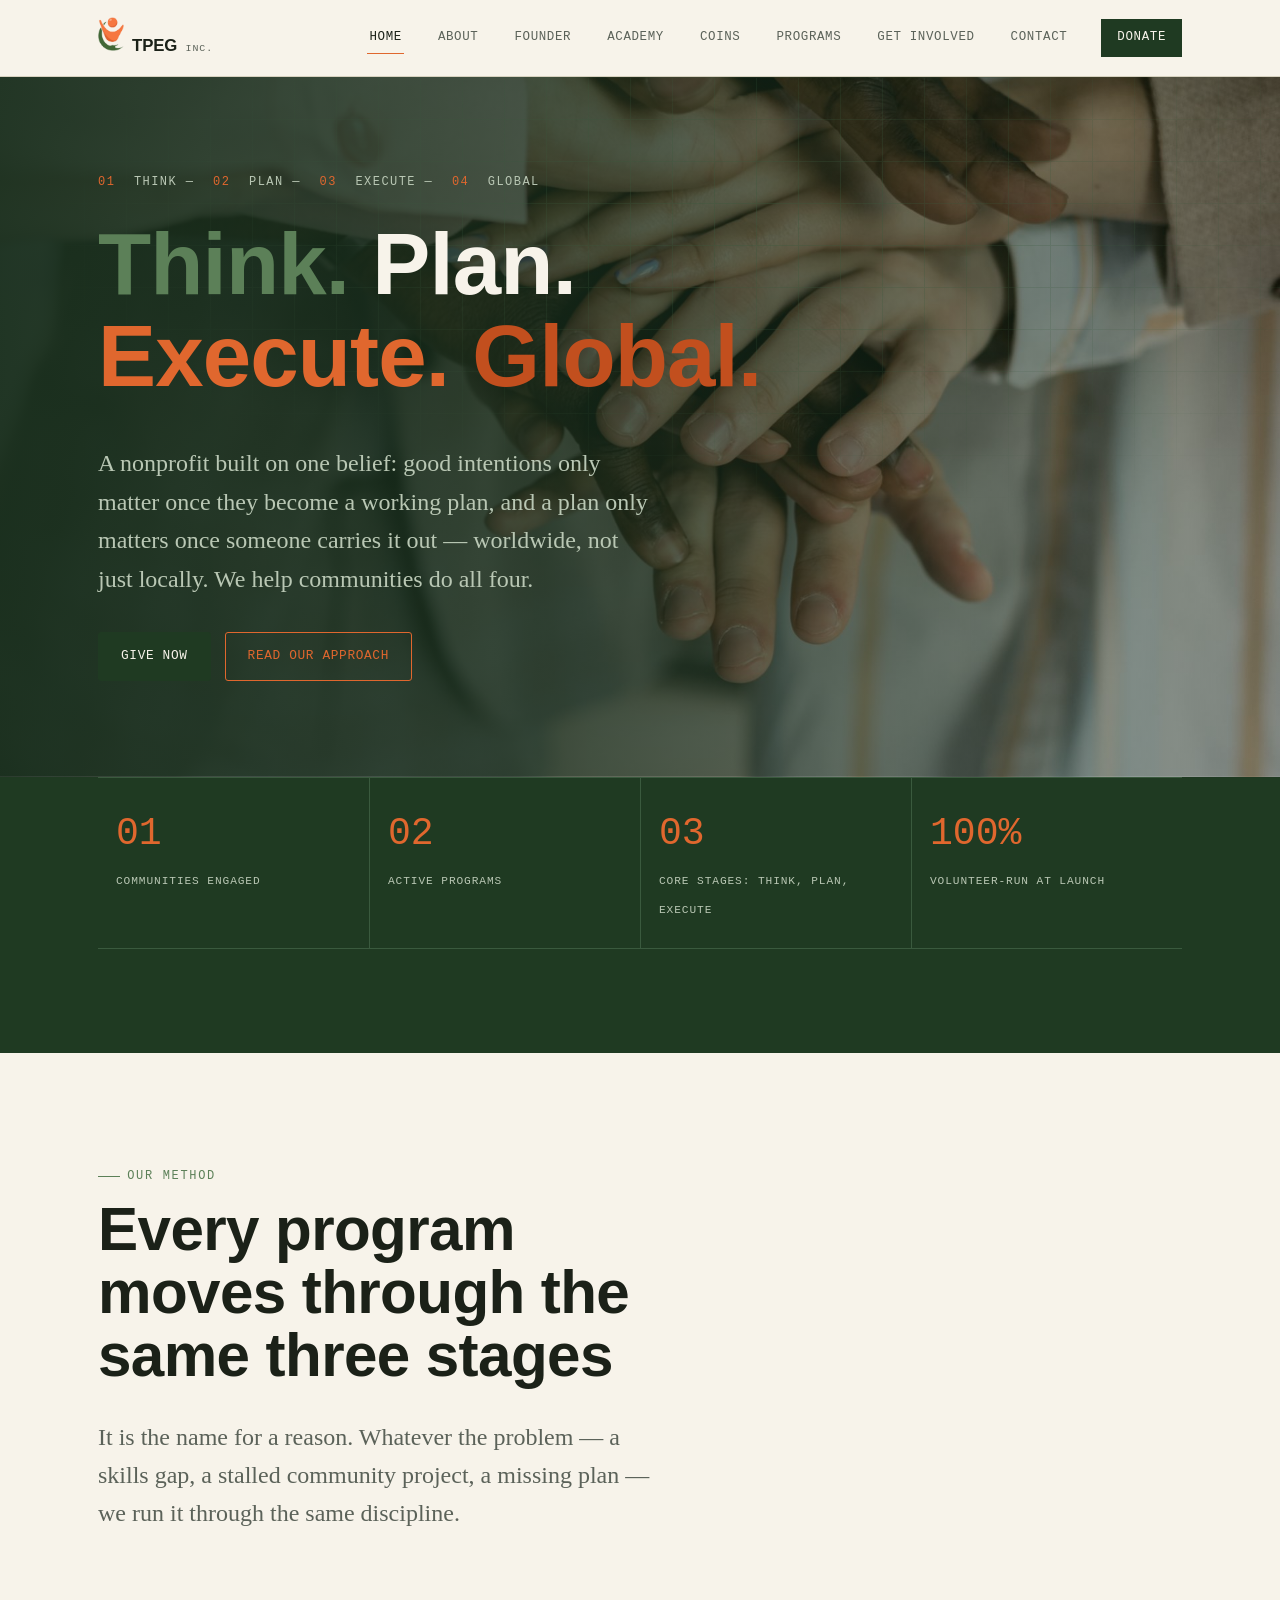
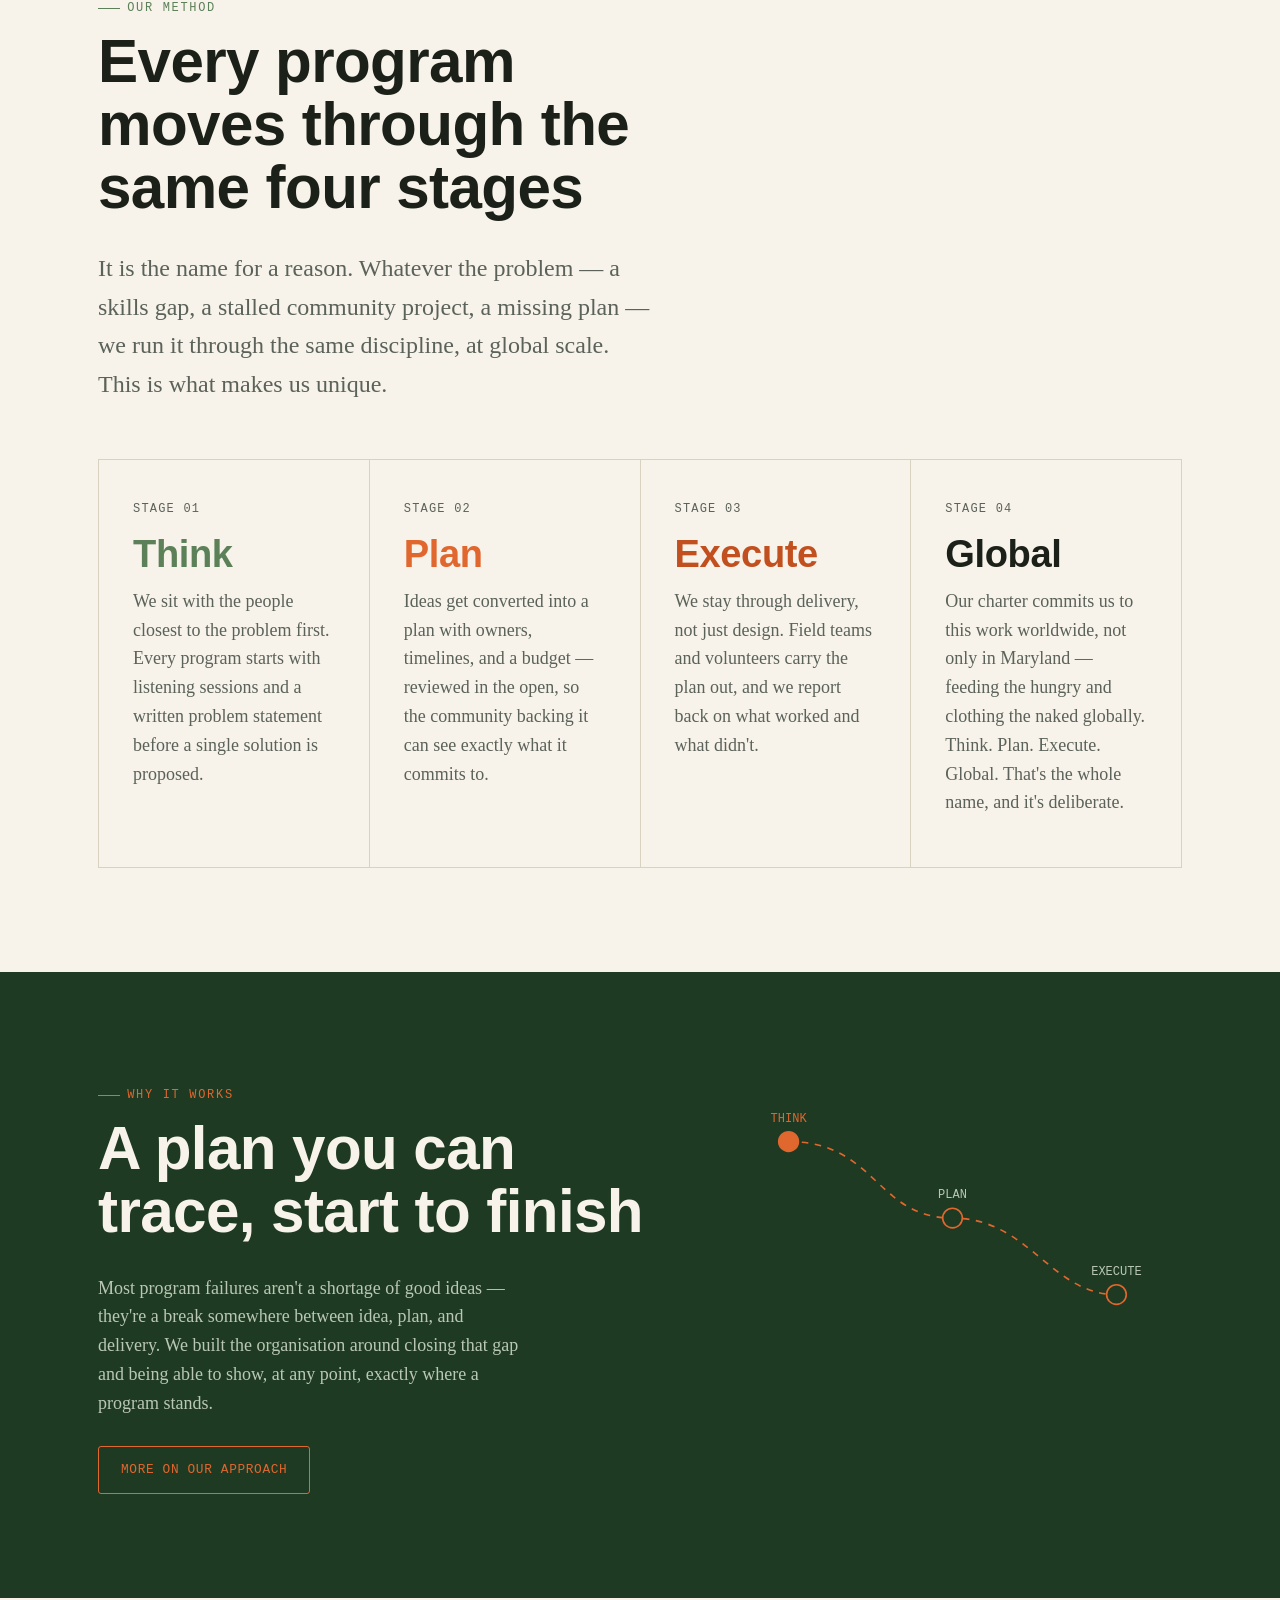
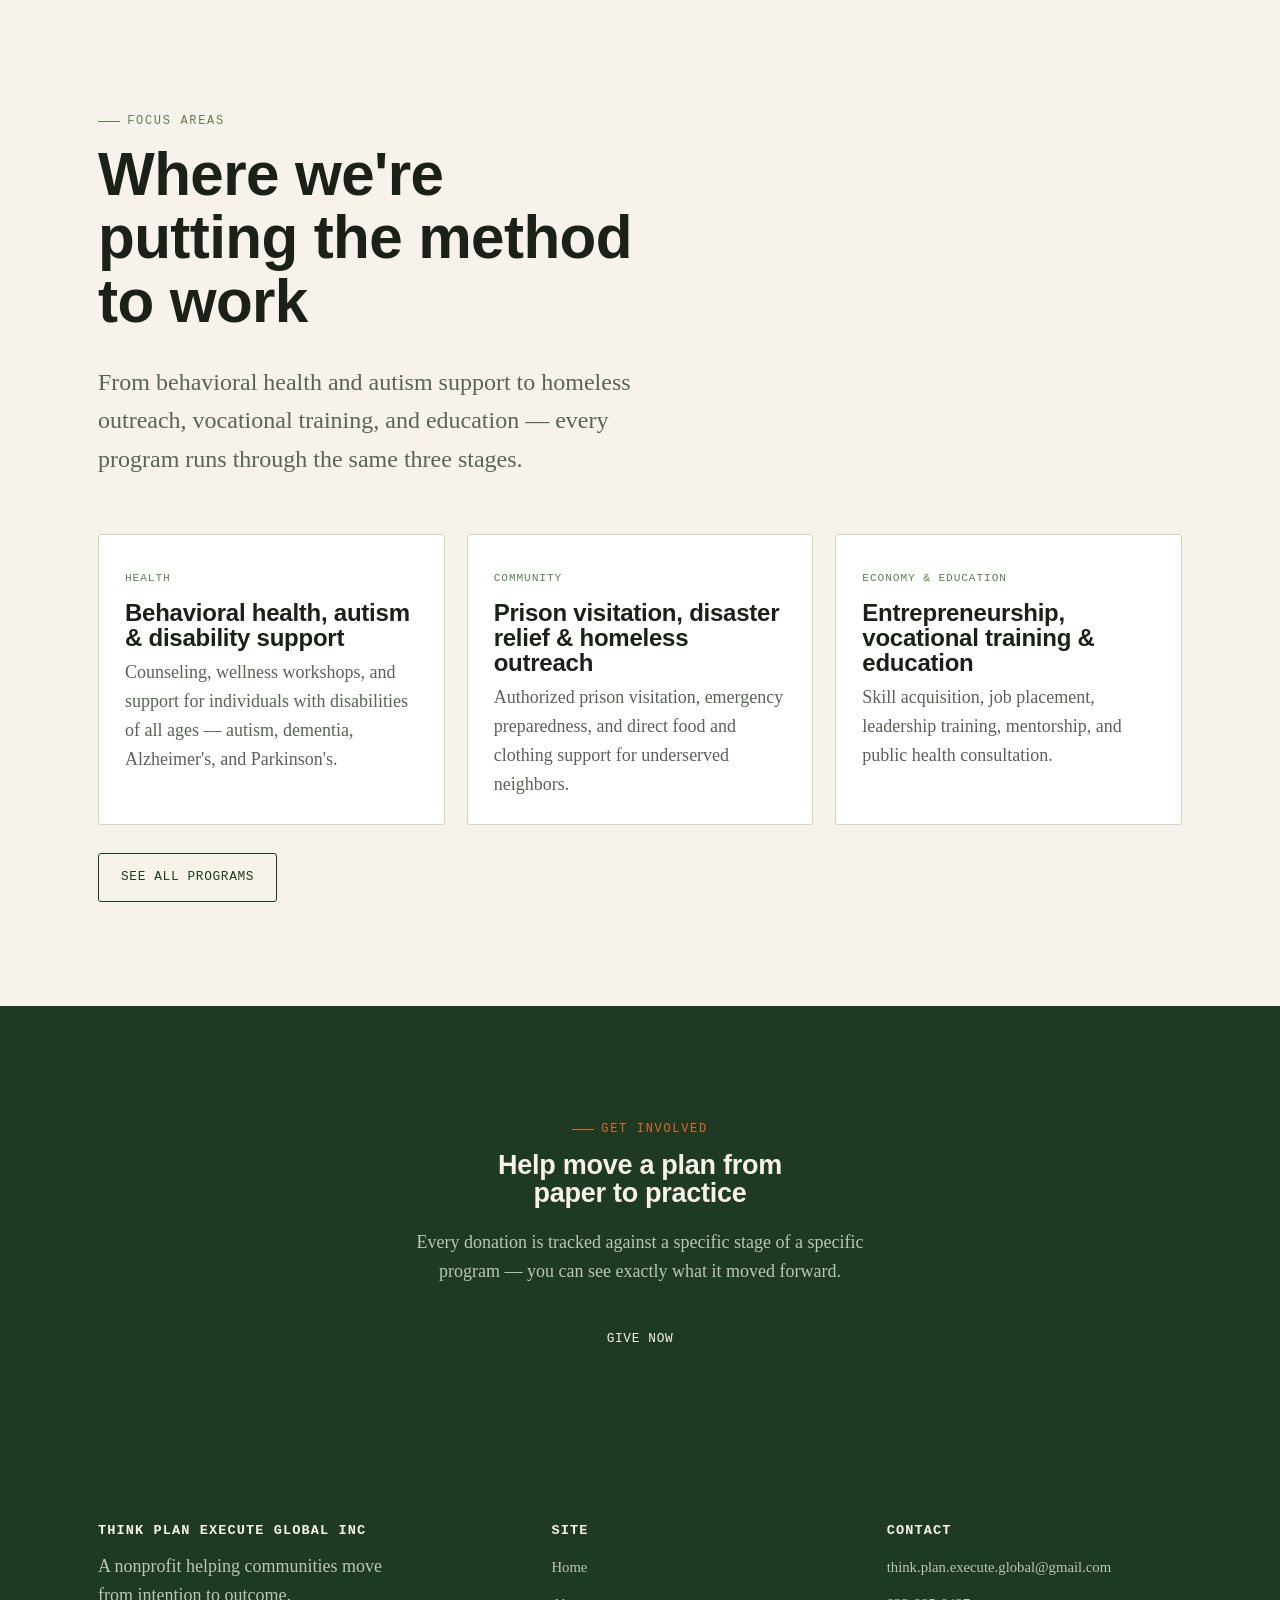
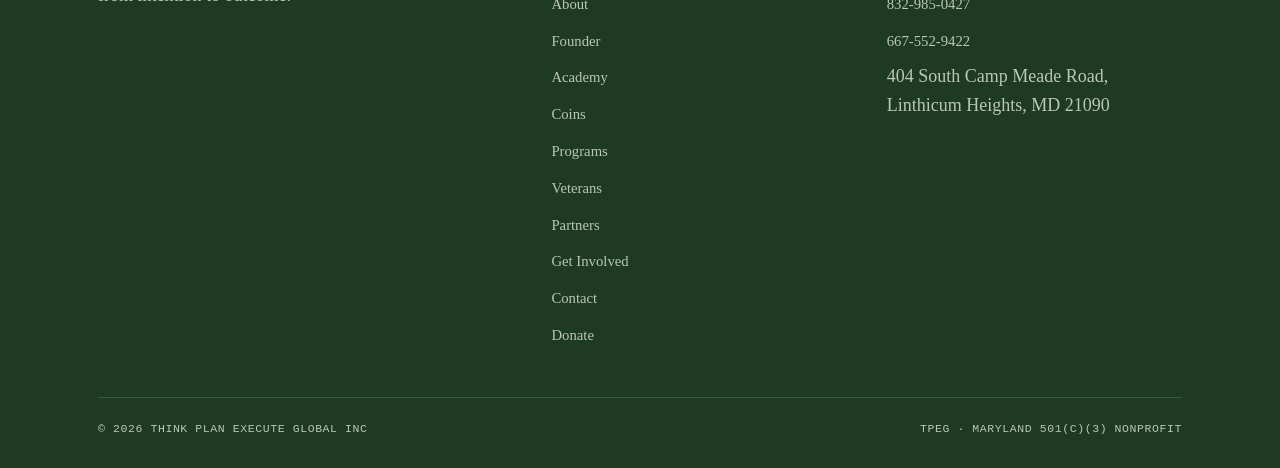
<file: index.html>
<!DOCTYPE html>
<html lang="en">
<head>
<meta charset="UTF-8" />
<meta name="viewport" content="width=device-width, initial-scale=1.0" />
<title>TPEG Inc — Turning intention into outcome</title>
<meta name="description" content="TPEG Inc is a nonprofit helping communities move from intention to outcome through structured planning, training, and execution support." />
<link rel="preconnect" href="https://fonts.googleapis.com">
<link href="https://fonts.googleapis.com/css2?family=Space+Grotesk:wght@500;600;700&family=Source+Serif+4:opsz,wght@8..60,400;8..60,600&family=IBM+Plex+Mono:wght@400;500&display=swap" rel="stylesheet">
<link rel="stylesheet" href="assets/styles.css" />
<link rel="icon" href="assets/tpeg-logo.png" type="image/png" />
<meta http-equiv="Content-Security-Policy" content="default-src 'self'; script-src 'self'; style-src 'self' 'unsafe-inline' https://fonts.googleapis.com; font-src https://fonts.gstatic.com; img-src 'self' data:; connect-src 'self'; base-uri 'self'; form-action 'self';" />
</head>
<body>

<header class="site-header">
  <div class="wrap">
    <a href="index.html" class="brand">
      <img src="assets/tpeg-logo.png" alt="TPEG logo" class="brand-logo" />
      TPEG <small>Inc.</small>
    </a>
    <nav class="primary-nav">
      <a href="index.html" class="active">Home</a>
      <a href="about.html">About</a>
      <a href="founder.html">Founder</a>
      <a href="academy.html">Academy</a>
      <a href="coins.html">Coins</a>
      <a href="programs.html">Programs</a>
      <a href="get-involved.html">Get Involved</a>
      <a href="contact.html">Contact</a>
      <a href="donate.html" class="cta">Donate</a>
    </nav>
    <button class="nav-toggle" aria-label="Toggle menu" aria-expanded="false">
      <svg width="18" height="18" viewBox="0 0 18 18" fill="none"><path d="M2 4H16M2 9H16M2 14H16" stroke="currentColor" stroke-width="1.6"/></svg>
    </button>
  </div>
</header>

<section class="hero" style="padding-top:96px;padding-bottom:96px;background-image:linear-gradient(90deg,rgba(24,46,28,.95) 0%,rgba(24,46,28,.78) 42%,rgba(24,46,28,.30) 100%),url(assets/images/hero-home.jpg);background-size:cover;background-position:center;">
  <div class="grid-bg" aria-hidden="true"></div>
  <div class="wrap">
        <div class="hero-stages"><b>01</b>&nbsp;Think&nbsp;&mdash;&nbsp;<b>02</b>&nbsp;Plan&nbsp;&mdash;&nbsp;<b>03</b>&nbsp;Execute&nbsp;&mdash;&nbsp;<b>04</b>&nbsp;Global</div>
    <h1><span class="think">Think.</span> <span class="plan">Plan.</span> <span class="execute">Execute.</span> <span class="global">Global.</span></h1>
    <p class="lede">A nonprofit built on one belief: good intentions only matter once they become a working plan, and a plan only matters once someone carries it out — worldwide, not just locally. We help communities do all four.</p>  <div class="cta-row">
      <a href="donate.html" class="btn btn-primary">Give now</a>
      <a href="about.html" class="btn btn-onink">Read our approach</a>
    </div>
  </div>
</section>


<section class="on-ink" style="padding-top:0;">
  <div class="wrap">
    <div class="ledger">
      <div class="ledger-item"><span class="num">01</span><span class="label">Communities engaged</span></div>
      <div class="ledger-item"><span class="num">02</span><span class="label">Active programs</span></div>
      <div class="ledger-item"><span class="num">03</span><span class="label">Core stages: Think, Plan, Execute</span></div>
      <div class="ledger-item"><span class="num">100%</span><span class="label">Volunteer-run at launch</span></div>
    </div>
  </div>
</section>

<section>
  <div class="wrap">
    <div class="section-head">
      <span class="eyebrow">Our method</span>
      <h2>Every program moves through the same three stages</h2>
      <p class="lede">It is the name for a reason. Whatever the problem — a skills gap, a stalled community project, a missing plan — we run it through the same discipline.</p>
    </div>
       <div class="section-head">
      <span class="eyebrow">Our method</span>
      <h2>Every program moves through the same four stages</h2>
      <p class="lede">It is the name for a reason. Whatever the problem — a skills gap, a stalled community project, a missing plan — we run it through the same discipline, at global scale. This is what makes us unique.</p>
    </div>
    <div class="process">
      <div class="process-step">
        <span class="stage-index">STAGE 01</span>
        <h3>Think</h3>
        <p>We sit with the people closest to the problem first. Every program starts with listening sessions and a written problem statement before a single solution is proposed.</p>
      </div>
      <div class="process-step">
        <span class="stage-index">STAGE 02</span>
        <h3>Plan</h3>
        <p>Ideas get converted into a plan with owners, timelines, and a budget — reviewed in the open, so the community backing it can see exactly what it commits to.</p>
      </div>
      <div class="process-step">
        <span class="stage-index">STAGE 03</span>
        <h3>Execute</h3>
        <p>We stay through delivery, not just design. Field teams and volunteers carry the plan out, and we report back on what worked and what didn't.</p>
      </div>
      <div class="process-step">
        <span class="stage-index">STAGE 04</span>
        <h3>Global</h3>
        <p>Our charter commits us to this work worldwide, not only in Maryland — feeding the hungry and clothing the naked globally. Think. Plan. Execute. Global. That's the whole name, and it's deliberate.</p>
      </div>
    </div>
</section>

<section class="on-ink">
  <div class="wrap two-col">
    <div>
      <span class="eyebrow">Why it works</span>
      <h2 class="mt-0" style="font-size:var(--step-3);">A plan you can trace, start to finish</h2>
      <p class="text-muted" style="max-width:48ch;">Most program failures aren't a shortage of good ideas — they're a break somewhere between idea, plan, and delivery. We built the organisation around closing that gap and being able to show, at any point, exactly where a program stands.</p>
      <a href="about.html" class="btn btn-onink" style="margin-top:10px;">More on our approach</a>
    </div>
    <svg class="blueprint" viewBox="0 0 420 260" xmlns="http://www.w3.org/2000/svg" role="img" aria-label="Diagram tracing a plan from Think to Plan to Execute">
      <path class="bp-line" d="M60 60 C 140 60, 140 130, 210 130 S 300 200, 360 200" />
      <g class="bp-node active">
        <circle cx="60" cy="60" r="9"/>
        <text x="60" y="42" text-anchor="middle">THINK</text>
      </g>
      <g class="bp-node">
        <circle cx="210" cy="130" r="9"/>
        <text x="210" y="112" text-anchor="middle">PLAN</text>
      </g>
      <g class="bp-node">
        <circle cx="360" cy="200" r="9"/>
        <text x="360" y="182" text-anchor="middle">EXECUTE</text>
      </g>
    </svg>
  </div>
</section>

<section>
  <div class="wrap">
    <div class="section-head">
      <span class="eyebrow">Focus areas</span>
      <h2>Where we're putting the method to work</h2>
      <p class="lede">From behavioral health and autism support to homeless outreach, vocational training, and education — every program runs through the same three stages.</p>
    </div>
    <div class="card-grid">
      <div class="card">
        <span class="tag">Health</span>
        <h3>Behavioral health, autism &amp; disability support</h3>
        <p>Counseling, wellness workshops, and support for individuals with disabilities of all ages — autism, dementia, Alzheimer's, and Parkinson's.</p>
      </div>
      <div class="card">
        <span class="tag">Community</span>
        <h3>Prison visitation, disaster relief &amp; homeless outreach</h3>
        <p>Authorized prison visitation, emergency preparedness, and direct food and clothing support for underserved neighbors.</p>
      </div>
      <div class="card">
        <span class="tag">Economy &amp; education</span>
        <h3>Entrepreneurship, vocational training &amp; education</h3>
        <p>Skill acquisition, job placement, leadership training, mentorship, and public health consultation.</p>
      </div>
    </div>
    <div style="margin-top:28px;">
      <a href="programs.html" class="btn btn-ghost">See all programs</a>
    </div>
  </div>
</section>

<section class="on-ink">
  <div class="wrap" style="text-align:center;">
    <span class="eyebrow" style="justify-content:center;">Get involved</span>
    <h2 style="max-width:24ch;margin:0 auto 20px;">Help move a plan from paper to practice</h2>
    <p class="text-muted" style="max-width:50ch;margin:0 auto 30px;">Every donation is tracked against a specific stage of a specific program — you can see exactly what it moved forward.</p>
    <a href="donate.html" class="btn btn-primary">Give now</a>
  </div>
</section>

<footer class="site-footer">
  <div class="wrap">
    <div class="footer-grid">
      <div>
        <h4>Think Plan Execute Global Inc</h4>
        <p style="max-width:34ch;color:var(--text-onink-muted);">A nonprofit helping communities move from intention to outcome.</p>
      </div>
      <div>
        <h4>Site</h4>
        <ul>
          <li><a href="index.html">Home</a></li>
          <li><a href="about.html">About</a></li>
          <li><a href="founder.html">Founder</a></li>
          <li><a href="academy.html">Academy</a></li>
          <li><a href="coins.html">Coins</a></li>
          <li><a href="programs.html">Programs</a></li>
          <li><a href="veterans.html">Veterans</a></li>
          <li><a href="partners.html">Partners</a></li>
          <li><a href="get-involved.html">Get Involved</a></li>
          <li><a href="contact.html">Contact</a></li>
          <li><a href="donate.html">Donate</a></li>
        </ul>
      </div>
      <div>
        <h4>Contact</h4>
        <ul>
          <li><a href="mailto:think.plan.execute.global@gmail.com">think.plan.execute.global@gmail.com</a></li>
          <li><a href="tel:+18329850427">832-985-0427</a></li>
          <li><a href="tel:+16675529422">667-552-9422</a></li>
          <li>404 South Camp Meade Road, Linthicum Heights, MD 21090</li>
        </ul>
      </div>
    </div>
    <div class="footer-bottom">
      <span>&copy; <span id="year"></span> Think Plan Execute Global Inc</span>
      <span>TPEG &middot; Maryland 501(c)(3) nonprofit</span>
    </div>
  </div>
</footer>

<script src="assets/script.js"></script>
</body>
</html>
</file>
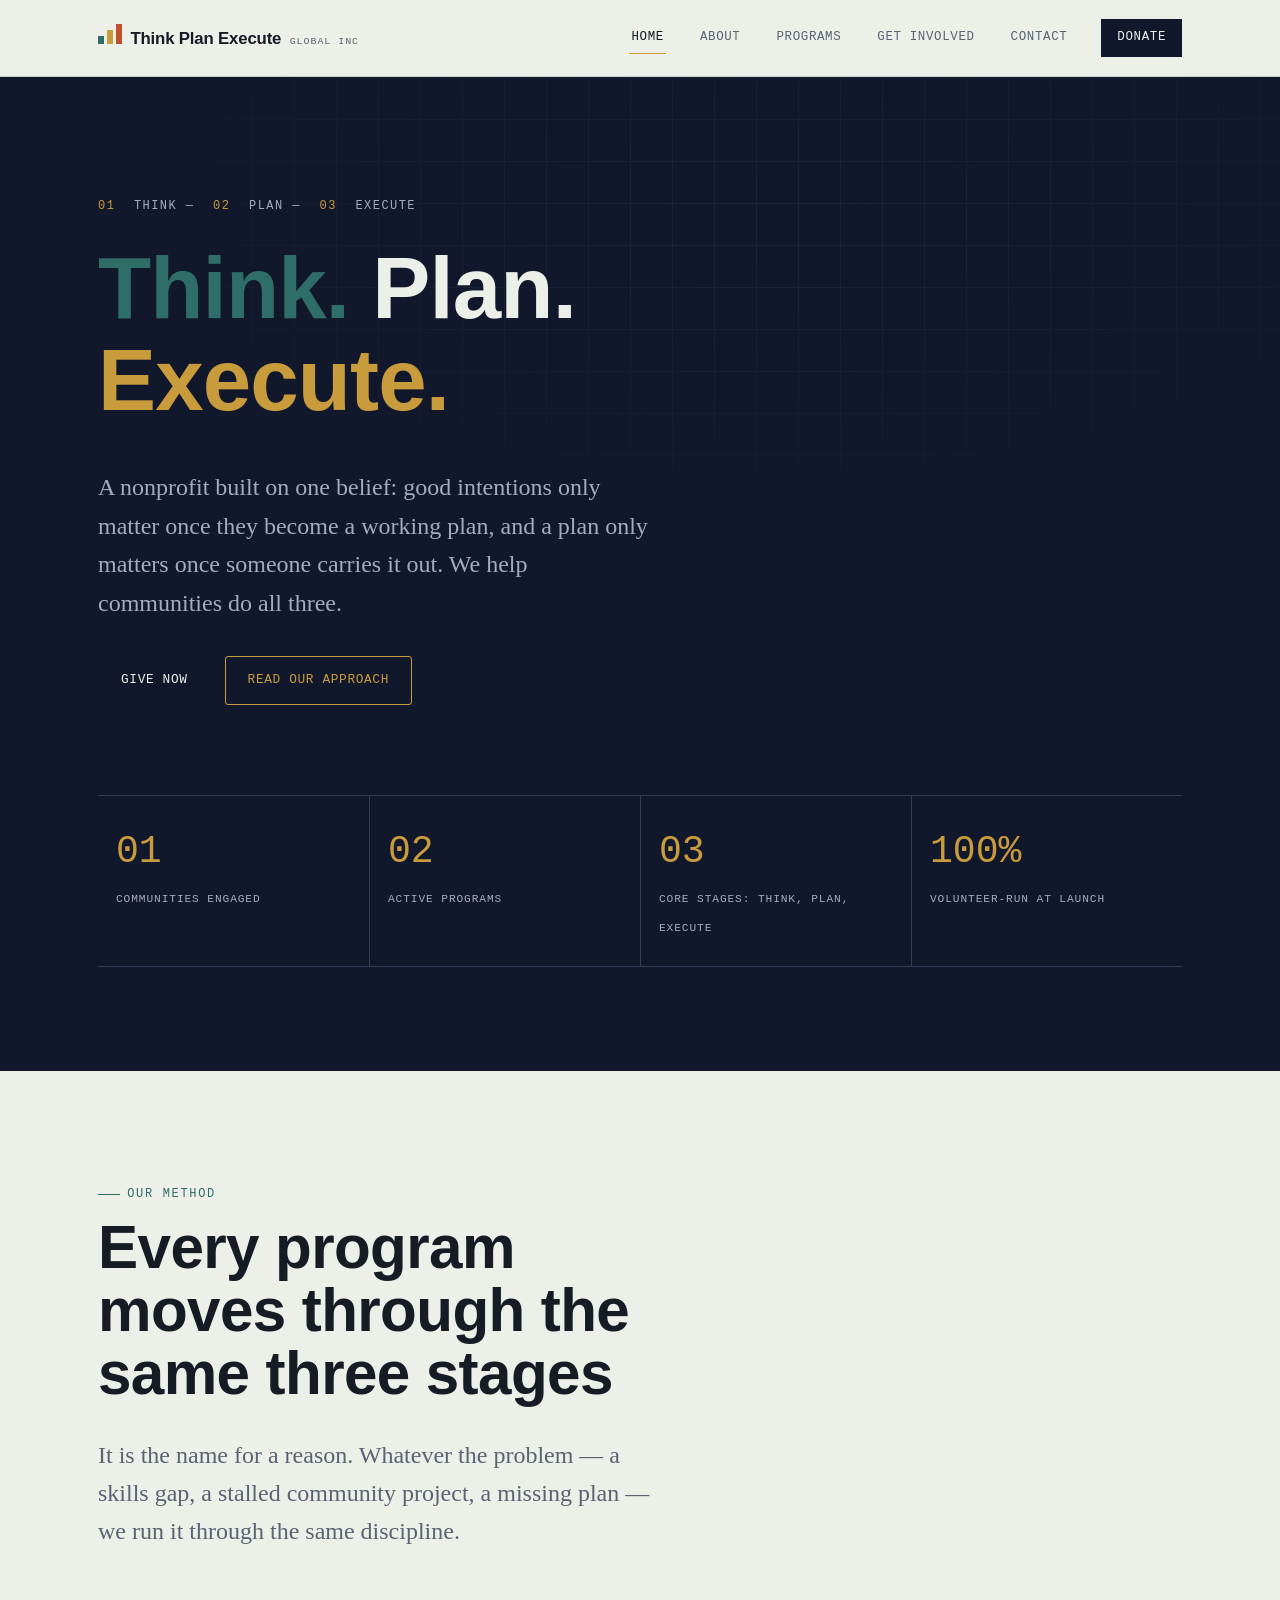
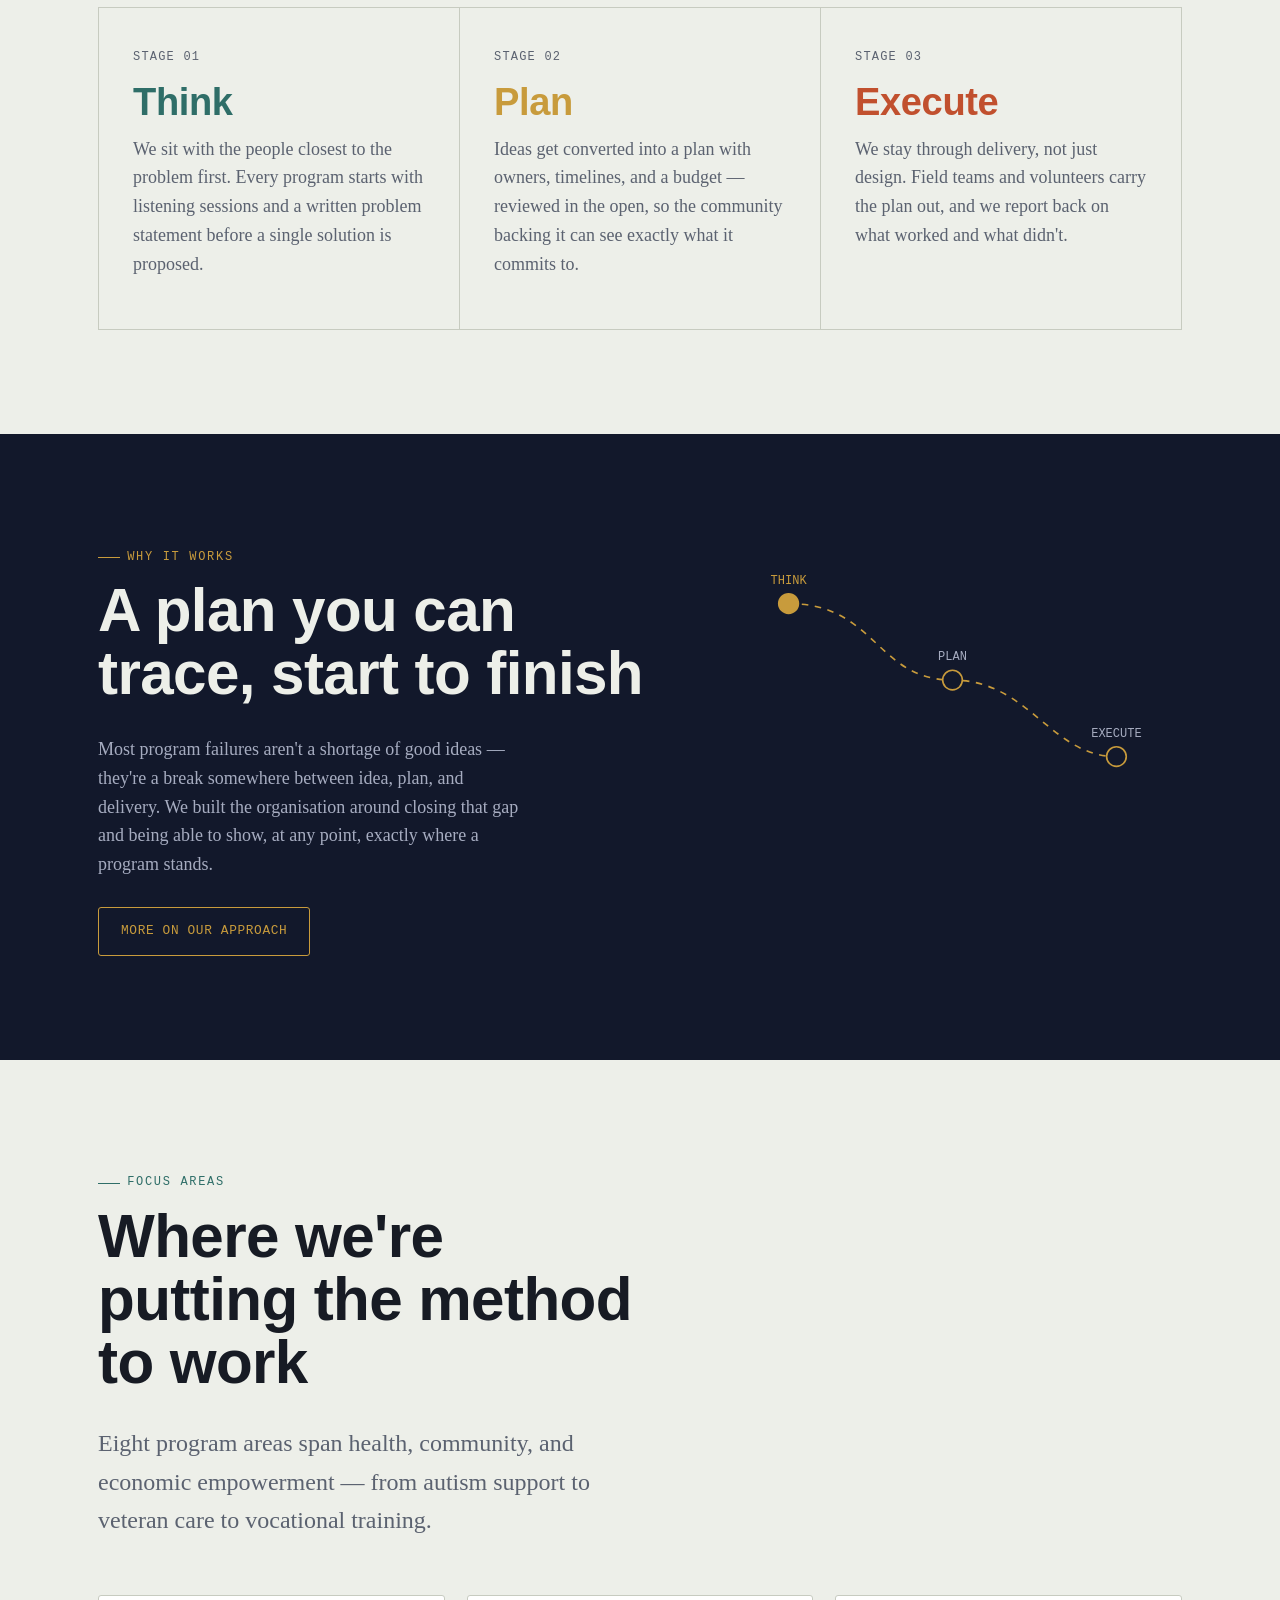
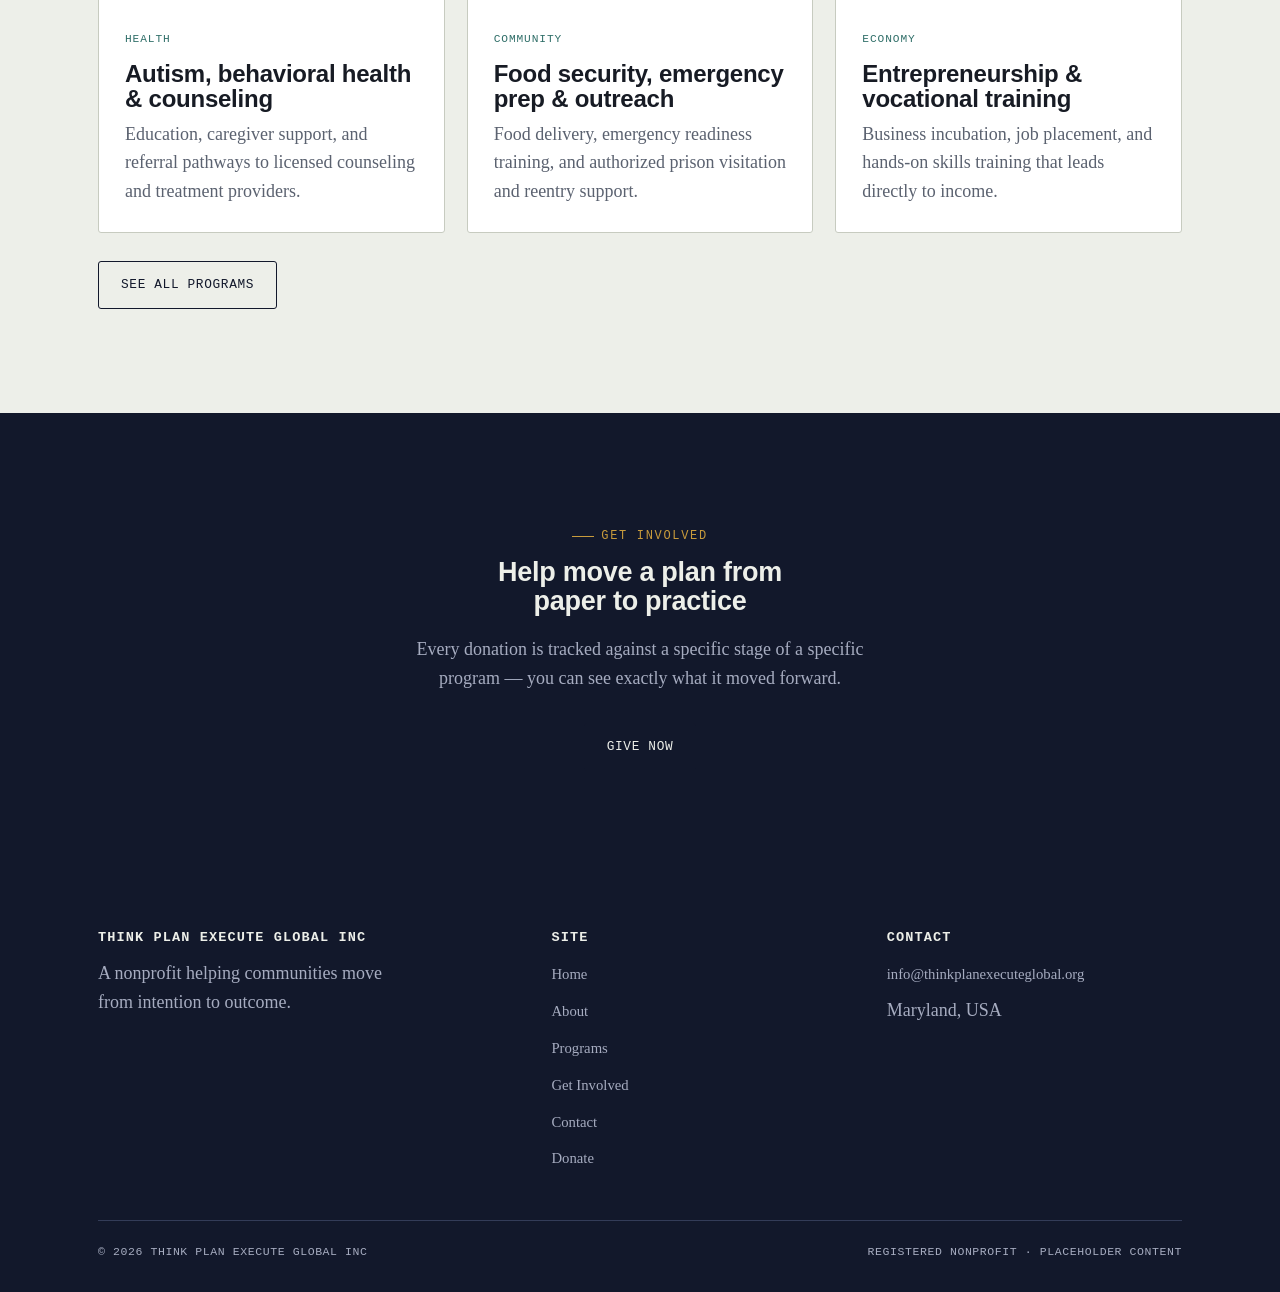
<file: tpe-global/index.html>
<!DOCTYPE html>
<html lang="en">
<head>
<meta charset="UTF-8" />
<meta name="viewport" content="width=device-width, initial-scale=1.0" />
<title>Think Plan Execute Global Inc — Turning intention into outcome</title>
<meta name="description" content="Think Plan Execute Global Inc is a nonprofit helping communities move from intention to outcome through structured planning, training, and execution support." />
<link rel="preconnect" href="https://fonts.googleapis.com">
<link href="https://fonts.googleapis.com/css2?family=Space+Grotesk:wght@500;600;700&family=Source+Serif+4:opsz,wght@8..60,400;8..60,600&family=IBM+Plex+Mono:wght@400;500&display=swap" rel="stylesheet">
<link rel="stylesheet" href="assets/styles.css" />
<meta http-equiv="Content-Security-Policy" content="default-src 'self'; script-src 'self'; style-src 'self' 'unsafe-inline' https://fonts.googleapis.com; font-src https://fonts.gstatic.com; img-src 'self' data:; connect-src 'self'; base-uri 'self'; form-action 'self';" />
</head>
<body>

<header class="site-header">
  <div class="wrap">
    <a href="index.html" class="brand">
      <span class="mark"><span></span><span></span><span></span></span>
      Think Plan Execute <small>Global Inc</small>
    </a>
    <nav class="primary-nav">
      <a href="index.html" class="active">Home</a>
      <a href="about.html">About</a>
      <a href="programs.html">Programs</a>
      <a href="get-involved.html">Get Involved</a>
      <a href="contact.html">Contact</a>
      <a href="donate.html" class="cta">Donate</a>
    </nav>
    <button class="nav-toggle" aria-label="Toggle menu" aria-expanded="false">
      <svg width="18" height="18" viewBox="0 0 18 18" fill="none"><path d="M2 4H16M2 9H16M2 14H16" stroke="currentColor" stroke-width="1.6"/></svg>
    </button>
  </div>
</header>

<section class="hero">
  <div class="grid-bg" aria-hidden="true"></div>
  <div class="wrap">
    <div class="hero-stages"><b>01</b>&nbsp;Think&nbsp;&mdash;&nbsp;<b>02</b>&nbsp;Plan&nbsp;&mdash;&nbsp;<b>03</b>&nbsp;Execute</div>
    <h1><span class="think">Think.</span> <span class="plan">Plan.</span> <span class="execute">Execute.</span></h1>
    <p class="lede">A nonprofit built on one belief: good intentions only matter once they become a working plan, and a plan only matters once someone carries it out. We help communities do all three.</p>
    <div class="cta-row">
      <a href="donate.html" class="btn btn-primary">Give now</a>
      <a href="about.html" class="btn btn-onink">Read our approach</a>
    </div>
  </div>
</section>

<section class="on-ink" style="padding-top:0;">
  <div class="wrap">
    <div class="ledger">
      <div class="ledger-item"><span class="num">01</span><span class="label">Communities engaged</span></div>
      <div class="ledger-item"><span class="num">02</span><span class="label">Active programs</span></div>
      <div class="ledger-item"><span class="num">03</span><span class="label">Core stages: Think, Plan, Execute</span></div>
      <div class="ledger-item"><span class="num">100%</span><span class="label">Volunteer-run at launch</span></div>
    </div>
  </div>
</section>

<section>
  <div class="wrap">
    <div class="section-head">
      <span class="eyebrow">Our method</span>
      <h2>Every program moves through the same three stages</h2>
      <p class="lede">It is the name for a reason. Whatever the problem — a skills gap, a stalled community project, a missing plan — we run it through the same discipline.</p>
    </div>
    <div class="process">
      <div class="process-step">
        <span class="stage-index">STAGE 01</span>
        <h3>Think</h3>
        <p>We sit with the people closest to the problem first. Every program starts with listening sessions and a written problem statement before a single solution is proposed.</p>
      </div>
      <div class="process-step">
        <span class="stage-index">STAGE 02</span>
        <h3>Plan</h3>
        <p>Ideas get converted into a plan with owners, timelines, and a budget — reviewed in the open, so the community backing it can see exactly what it commits to.</p>
      </div>
      <div class="process-step">
        <span class="stage-index">STAGE 03</span>
        <h3>Execute</h3>
        <p>We stay through delivery, not just design. Field teams and volunteers carry the plan out, and we report back on what worked and what didn't.</p>
      </div>
    </div>
  </div>
</section>

<section class="on-ink">
  <div class="wrap two-col">
    <div>
      <span class="eyebrow">Why it works</span>
      <h2 class="mt-0" style="font-size:var(--step-3);">A plan you can trace, start to finish</h2>
      <p class="text-muted" style="max-width:48ch;">Most program failures aren't a shortage of good ideas — they're a break somewhere between idea, plan, and delivery. We built the organisation around closing that gap and being able to show, at any point, exactly where a program stands.</p>
      <a href="about.html" class="btn btn-onink" style="margin-top:10px;">More on our approach</a>
    </div>
    <svg class="blueprint" viewBox="0 0 420 260" xmlns="http://www.w3.org/2000/svg" role="img" aria-label="Diagram tracing a plan from Think to Plan to Execute">
      <path class="bp-line" d="M60 60 C 140 60, 140 130, 210 130 S 300 200, 360 200" />
      <g class="bp-node active">
        <circle cx="60" cy="60" r="9"/>
        <text x="60" y="42" text-anchor="middle">THINK</text>
      </g>
      <g class="bp-node">
        <circle cx="210" cy="130" r="9"/>
        <text x="210" y="112" text-anchor="middle">PLAN</text>
      </g>
      <g class="bp-node">
        <circle cx="360" cy="200" r="9"/>
        <text x="360" y="182" text-anchor="middle">EXECUTE</text>
      </g>
    </svg>
  </div>
</section>

<section>
  <div class="wrap">
    <div class="section-head">
      <span class="eyebrow">Focus areas</span>
      <h2>Where we're putting the method to work</h2>
      <p class="lede">Eight program areas span health, community, and economic empowerment — from autism support to veteran care to vocational training.</p>
    </div>
    <div class="card-grid">
      <div class="card">
        <span class="tag">Health</span>
        <h3>Autism, behavioral health &amp; counseling</h3>
        <p>Education, caregiver support, and referral pathways to licensed counseling and treatment providers.</p>
      </div>
      <div class="card">
        <span class="tag">Community</span>
        <h3>Food security, emergency prep &amp; outreach</h3>
        <p>Food delivery, emergency readiness training, and authorized prison visitation and reentry support.</p>
      </div>
      <div class="card">
        <span class="tag">Economy</span>
        <h3>Entrepreneurship &amp; vocational training</h3>
        <p>Business incubation, job placement, and hands-on skills training that leads directly to income.</p>
      </div>
    </div>
    <div style="margin-top:28px;">
      <a href="programs.html" class="btn btn-ghost">See all programs</a>
    </div>
  </div>
</section>

<section class="on-ink">
  <div class="wrap" style="text-align:center;">
    <span class="eyebrow" style="justify-content:center;">Get involved</span>
    <h2 style="max-width:24ch;margin:0 auto 20px;">Help move a plan from paper to practice</h2>
    <p class="text-muted" style="max-width:50ch;margin:0 auto 30px;">Every donation is tracked against a specific stage of a specific program — you can see exactly what it moved forward.</p>
    <a href="donate.html" class="btn btn-primary">Give now</a>
  </div>
</section>

<footer class="site-footer">
  <div class="wrap">
    <div class="footer-grid">
      <div>
        <h4>Think Plan Execute Global Inc</h4>
        <p style="max-width:34ch;color:var(--text-onink-muted);">A nonprofit helping communities move from intention to outcome.</p>
      </div>
      <div>
        <h4>Site</h4>
        <ul>
          <li><a href="index.html">Home</a></li>
          <li><a href="about.html">About</a></li>
          <li><a href="programs.html">Programs</a></li>
          <li><a href="get-involved.html">Get Involved</a></li>
          <li><a href="contact.html">Contact</a></li>
          <li><a href="donate.html">Donate</a></li>
        </ul>
      </div>
      <div>
        <h4>Contact</h4>
        <ul>
          <li><a href="mailto:info@thinkplanexecuteglobal.org">info@thinkplanexecuteglobal.org</a></li>
          <li>Maryland, USA</li>
        </ul>
      </div>
    </div>
    <div class="footer-bottom">
      <span>&copy; <span id="year"></span> Think Plan Execute Global Inc</span>
      <span>Registered nonprofit &middot; Placeholder content</span>
    </div>
  </div>
</footer>

<script src="assets/script.js"></script>
</body>
</html>
</file>
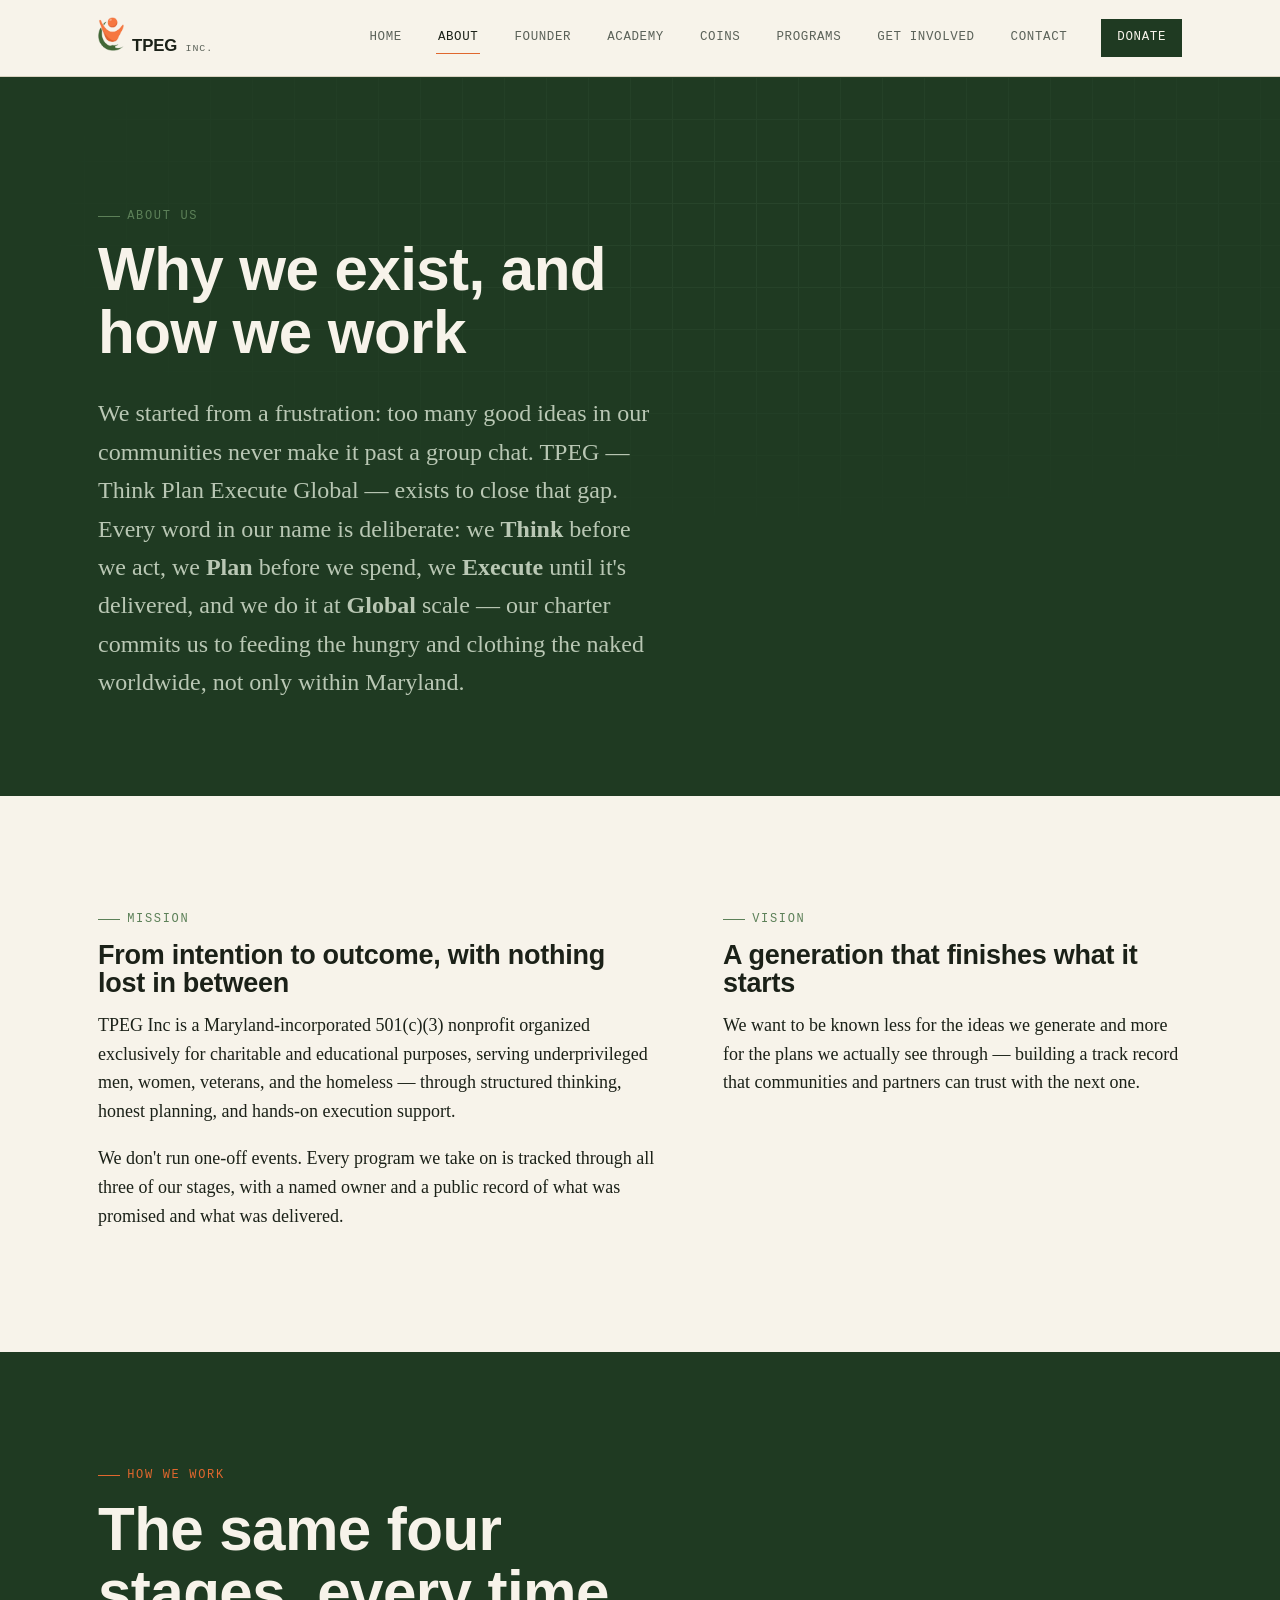
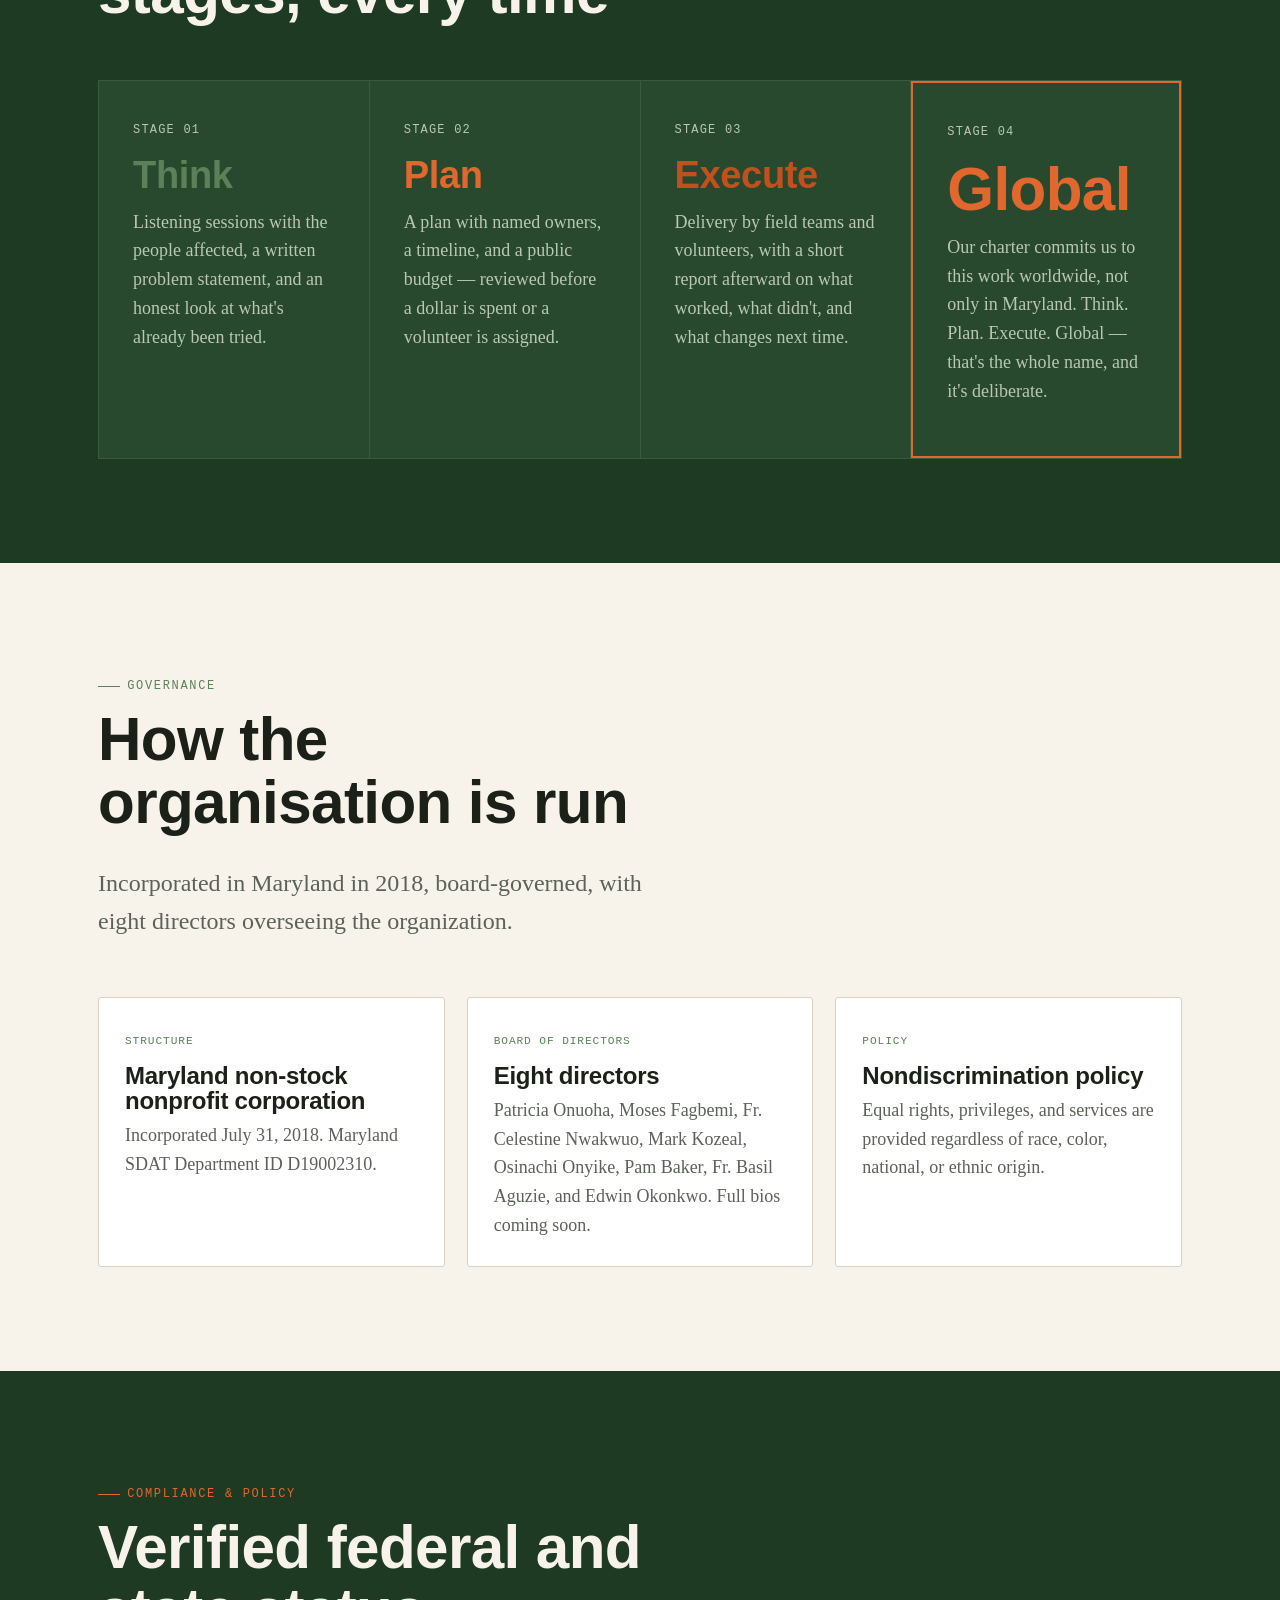
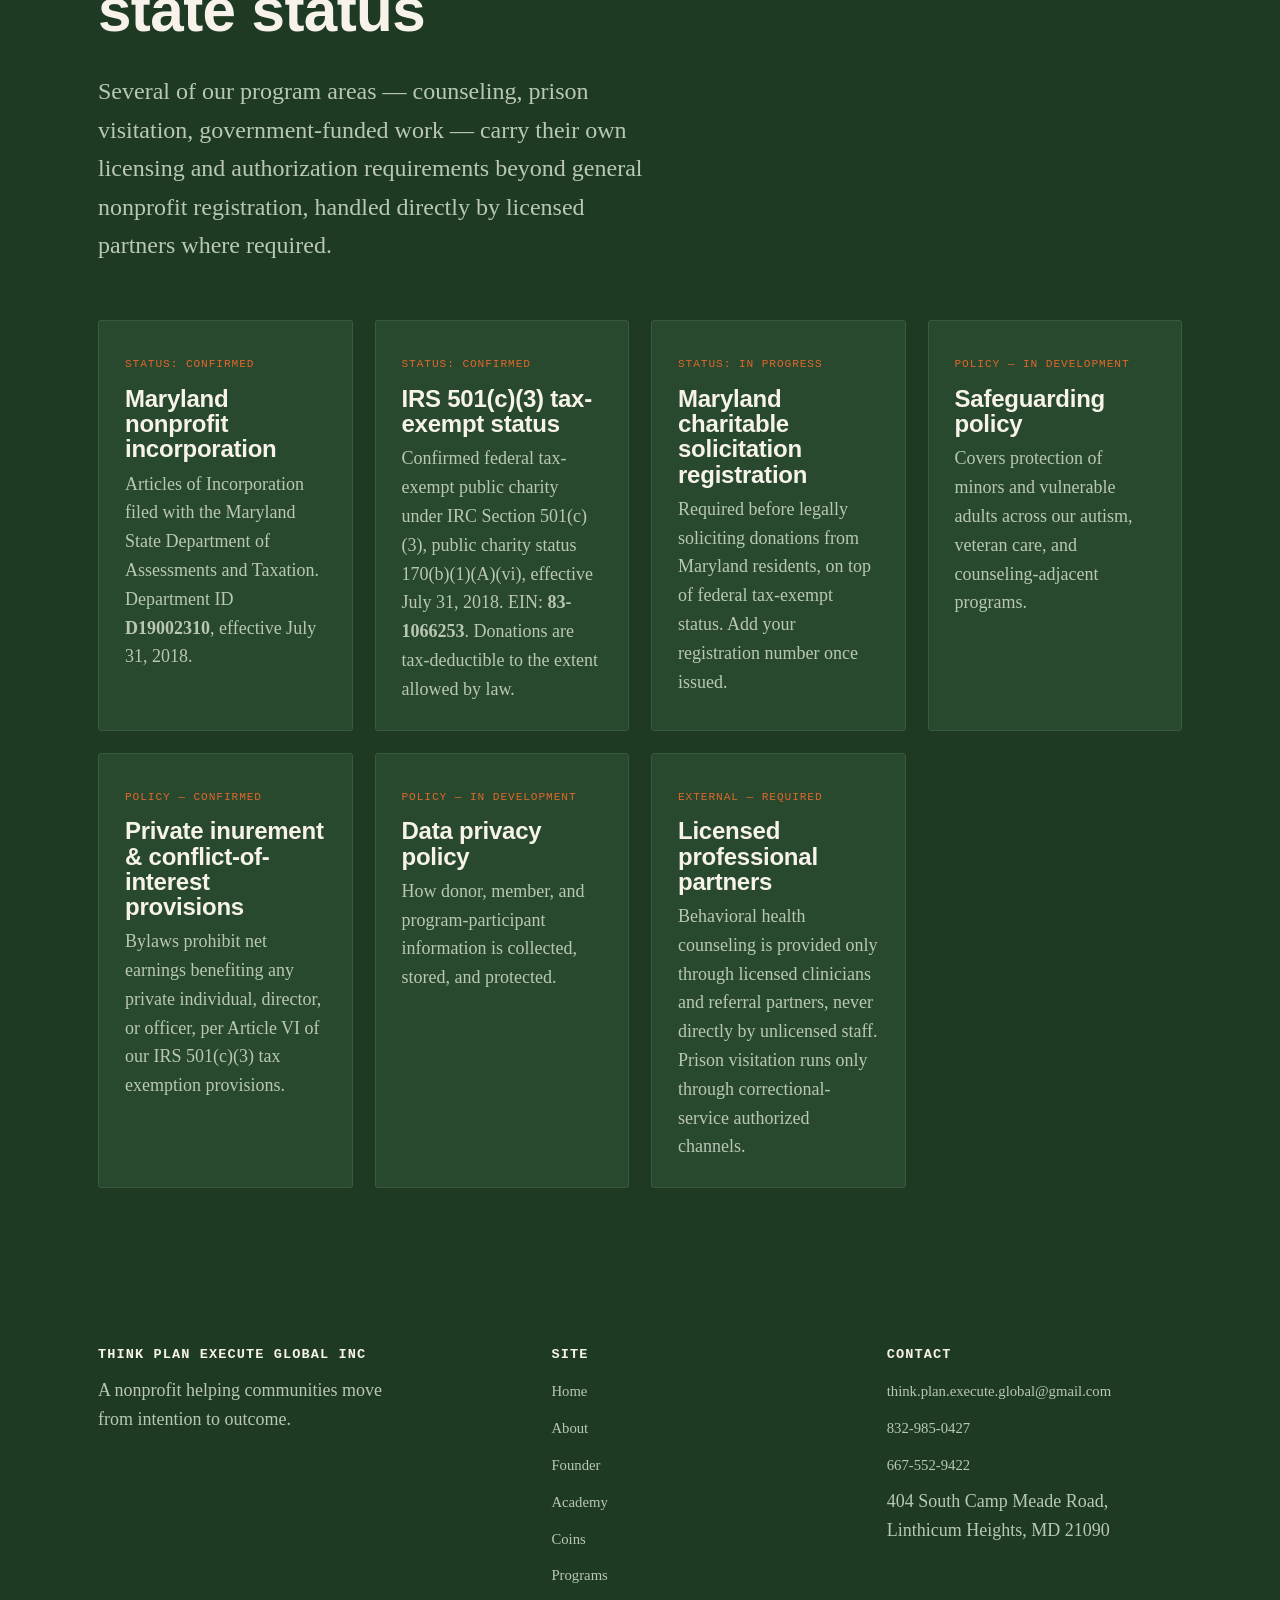
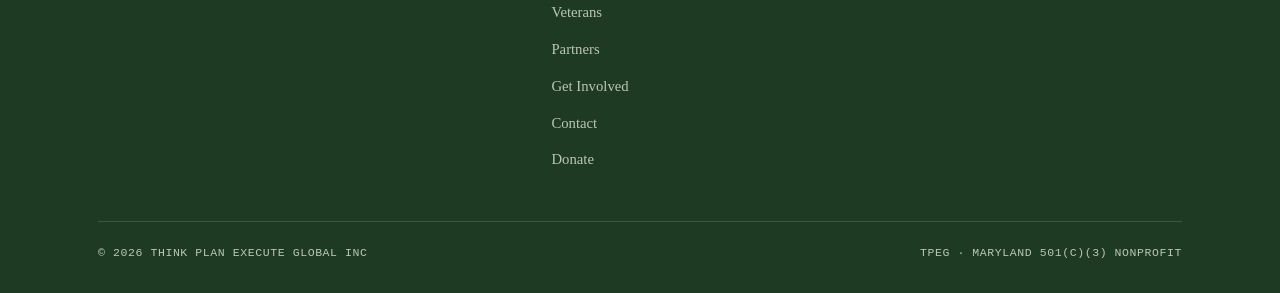
<file: about.html>
<!DOCTYPE html>
<html lang="en">
<head>
<meta charset="UTF-8" />
<meta name="viewport" content="width=device-width, initial-scale=1.0" />
<title>About — TPEG Inc</title>
<meta name="description" content="Our mission, our three-stage method, and how TPEG Inc works with communities." />
<link rel="preconnect" href="https://fonts.googleapis.com">
<link href="https://fonts.googleapis.com/css2?family=Space+Grotesk:wght@500;600;700&family=Source+Serif+4:opsz,wght@8..60,400;8..60,600&family=IBM+Plex+Mono:wght@400;500&display=swap" rel="stylesheet">
<link rel="stylesheet" href="assets/styles.css" />
<link rel="icon" href="assets/tpeg-logo.png" type="image/png" />
<meta http-equiv="Content-Security-Policy" content="default-src 'self'; script-src 'self'; style-src 'self' 'unsafe-inline' https://fonts.googleapis.com; font-src https://fonts.gstatic.com; img-src 'self' data:; connect-src 'self'; base-uri 'self'; form-action 'self';" />
</head>
<body>

<header class="site-header">
  <div class="wrap">
    <a href="index.html" class="brand">
      <img src="assets/tpeg-logo.png" alt="TPEG logo" class="brand-logo" />
      TPEG <small>Inc.</small>
    </a>
    <nav class="primary-nav">
      <a href="index.html">Home</a>
      <a href="about.html" class="active">About</a>
      <a href="founder.html">Founder</a>
      <a href="academy.html">Academy</a>
      <a href="coins.html">Coins</a>
      <a href="programs.html">Programs</a>
      <a href="get-involved.html">Get Involved</a>
      <a href="contact.html">Contact</a>
      <a href="donate.html" class="cta">Donate</a>
    </nav>
    <button class="nav-toggle" aria-label="Toggle menu" aria-expanded="false">
      <svg width="18" height="18" viewBox="0 0 18 18" fill="none"><path d="M2 4H16M2 9H16M2 14H16" stroke="currentColor" stroke-width="1.6"/></svg>
    </button>
  </div>
</header>

<section class="hero" style="padding-bottom:60px;">
  <div class="grid-bg" aria-hidden="true"></div>
  <div class="wrap">
    <span class="eyebrow">About us</span>
    <h1 style="font-size:var(--step-3);max-width:18ch;">Why we exist, and how we work</h1>
    <p class="lede">We started from a frustration: too many good ideas in our communities never make it past a group chat. TPEG — Think Plan Execute Global — exists to close that gap. Every word in our name is deliberate: we <strong>Think</strong> before we act, we <strong>Plan</strong> before we spend, we <strong>Execute</strong> until it's delivered, and we do it at <strong>Global</strong> scale — our charter commits us to feeding the hungry and clothing the naked worldwide, not only within Maryland.</p>
  </div>
</section>

<section>
  <div class="wrap two-col">
    <div>
      <span class="eyebrow">Mission</span>
      <h2 class="mt-0">From intention to outcome, with nothing lost in between</h2>
      <p>TPEG Inc is a Maryland-incorporated 501(c)(3) nonprofit organized exclusively for charitable and educational purposes, serving underprivileged men, women, veterans, and the homeless — through structured thinking, honest planning, and hands-on execution support.</p>
      <p>We don't run one-off events. Every program we take on is tracked through all three of our stages, with a named owner and a public record of what was promised and what was delivered.</p>
    </div>
    <div>
      <span class="eyebrow">Vision</span>
      <h2 class="mt-0">A generation that finishes what it starts</h2>
      <p>We want to be known less for the ideas we generate and more for the plans we actually see through — building a track record that communities and partners can trust with the next one.</p>
    </div>
  </div>
</section>

<section class="on-ink">
  <div class="wrap">
        <div class="section-head">
      <span class="eyebrow">How we work</span>
      <h2>The same four stages, every time</h2>
    </div>
    <div class="process" style="background:var(--line-onink);border-color:var(--line-onink);">
      <div class="process-step" style="background:var(--ink-soft);color:var(--text-onink);">
        <span class="stage-index" style="color:var(--text-onink-muted);">STAGE 01</span>
        <h3 style="color:var(--teal);">Think</h3>
        <p class="text-muted">Listening sessions with the people affected, a written problem statement, and an honest look at what's already been tried.</p>
      </div>
      <div class="process-step" style="background:var(--ink-soft);color:var(--text-onink);">
        <span class="stage-index" style="color:var(--text-onink-muted);">STAGE 02</span>
        <h3 style="color:var(--gold);">Plan</h3>
        <p class="text-muted">A plan with named owners, a timeline, and a public budget — reviewed before a dollar is spent or a volunteer is assigned.</p>
      </div>
      <div class="process-step" style="background:var(--ink-soft);color:var(--text-onink);">
        <span class="stage-index" style="color:var(--text-onink-muted);">STAGE 03</span>
        <h3 style="color:var(--coral);">Execute</h3>
        <p class="text-muted">Delivery by field teams and volunteers, with a short report afterward on what worked, what didn't, and what changes next time.</p>
      </div>
      <div class="process-step" style="background:var(--ink-soft);color:var(--text-onink);border:2px solid var(--gold);">
        <span class="stage-index" style="color:var(--text-onink-muted);">STAGE 04</span>
        <h3 style="color:var(--gold);font-size:var(--step-3);">Global</h3>
        <p class="text-muted">Our charter commits us to this work worldwide, not only in Maryland. Think. Plan. Execute. Global — that's the whole name, and it's deliberate.</p>
      </div>
    </div>
  </div>
</section>

<section>
  <div class="wrap">
    <div class="section-head">
      <span class="eyebrow">Governance</span>
      <h2>How the organisation is run</h2>
      <p class="lede">Incorporated in Maryland in 2018, board-governed, with eight directors overseeing the organization.</p>
    </div>
    <div class="card-grid">
      <div class="card">
        <span class="tag">Structure</span>
        <h3>Maryland non-stock nonprofit corporation</h3>
        <p>Incorporated July 31, 2018. Maryland SDAT Department ID D19002310.</p>
      </div>
      <div class="card">
        <span class="tag">Board of Directors</span>
        <h3>Eight directors</h3>
        <p>Patricia Onuoha, Moses Fagbemi, Fr. Celestine Nwakwuo, Mark Kozeal, Osinachi Onyike, Pam Baker, Fr. Basil Aguzie, and Edwin Okonkwo. Full bios coming soon.</p>
      </div>
      <div class="card">
        <span class="tag">Policy</span>
        <h3>Nondiscrimination policy</h3>
        <p>Equal rights, privileges, and services are provided regardless of race, color, national, or ethnic origin.</p>
      </div>
    </div>
  </div>
</section>

<section class="on-ink">
  <div class="wrap">
    <div class="section-head">
      <span class="eyebrow">Compliance &amp; policy</span>
      <h2>Verified federal and state status</h2>
      <p class="lede text-muted">Several of our program areas — counseling, prison visitation, government-funded work — carry their own licensing and authorization requirements beyond general nonprofit registration, handled directly by licensed partners where required.</p>
    </div>
    <div class="card-grid">
      <div class="card" style="background:var(--ink-soft);border-color:var(--line-onink);">
        <span class="tag" style="color:var(--gold);">Status: confirmed</span>
        <h3 style="color:var(--text-onink);">Maryland nonprofit incorporation</h3>
        <p class="text-muted">Articles of Incorporation filed with the Maryland State Department of Assessments and Taxation. Department ID <strong>D19002310</strong>, effective July 31, 2018.</p>
      </div>
      <div class="card" style="background:var(--ink-soft);border-color:var(--line-onink);">
        <span class="tag" style="color:var(--gold);">Status: confirmed</span>
        <h3 style="color:var(--text-onink);">IRS 501(c)(3) tax-exempt status</h3>
        <p class="text-muted">Confirmed federal tax-exempt public charity under IRC Section 501(c)(3), public charity status 170(b)(1)(A)(vi), effective July 31, 2018. EIN: <strong>83-1066253</strong>. Donations are tax-deductible to the extent allowed by law.</p>
      </div>
      <div class="card" style="background:var(--ink-soft);border-color:var(--line-onink);">
        <span class="tag" style="color:var(--gold);">Status: in progress</span>
        <h3 style="color:var(--text-onink);">Maryland charitable solicitation registration</h3>
        <p class="text-muted">Required before legally soliciting donations from Maryland residents, on top of federal tax-exempt status. Add your registration number once issued.</p>
      </div>
      <div class="card" style="background:var(--ink-soft);border-color:var(--line-onink);">
        <span class="tag" style="color:var(--gold);">Policy — in development</span>
        <h3 style="color:var(--text-onink);">Safeguarding policy</h3>
        <p class="text-muted">Covers protection of minors and vulnerable adults across our autism, veteran care, and counseling-adjacent programs.</p>
      </div>
      <div class="card" style="background:var(--ink-soft);border-color:var(--line-onink);">
        <span class="tag" style="color:var(--gold);">Policy — confirmed</span>
        <h3 style="color:var(--text-onink);">Private inurement &amp; conflict-of-interest provisions</h3>
        <p class="text-muted">Bylaws prohibit net earnings benefiting any private individual, director, or officer, per Article VI of our IRS 501(c)(3) tax exemption provisions.</p>
      </div>
      <div class="card" style="background:var(--ink-soft);border-color:var(--line-onink);">
        <span class="tag" style="color:var(--gold);">Policy — in development</span>
        <h3 style="color:var(--text-onink);">Data privacy policy</h3>
        <p class="text-muted">How donor, member, and program-participant information is collected, stored, and protected.</p>
      </div>
      <div class="card" style="background:var(--ink-soft);border-color:var(--line-onink);">
        <span class="tag" style="color:var(--gold);">External — required</span>
        <h3 style="color:var(--text-onink);">Licensed professional partners</h3>
        <p class="text-muted">Behavioral health counseling is provided only through licensed clinicians and referral partners, never directly by unlicensed staff. Prison visitation runs only through correctional-service authorized channels.</p>
      </div>
    </div>
  </div>
</section>

<footer class="site-footer">
  <div class="wrap">
    <div class="footer-grid">
      <div>
        <h4>Think Plan Execute Global Inc</h4>
        <p style="max-width:34ch;color:var(--text-onink-muted);">A nonprofit helping communities move from intention to outcome.</p>
      </div>
      <div>
        <h4>Site</h4>
        <ul>
          <li><a href="index.html">Home</a></li>
          <li><a href="about.html">About</a></li>
          <li><a href="founder.html">Founder</a></li>
          <li><a href="academy.html">Academy</a></li>
          <li><a href="coins.html">Coins</a></li>
          <li><a href="programs.html">Programs</a></li>
          <li><a href="veterans.html">Veterans</a></li>
          <li><a href="partners.html">Partners</a></li>
          <li><a href="get-involved.html">Get Involved</a></li>
          <li><a href="contact.html">Contact</a></li>
          <li><a href="donate.html">Donate</a></li>
        </ul>
      </div>
      <div>
        <h4>Contact</h4>
        <ul>
          <li><a href="mailto:think.plan.execute.global@gmail.com">think.plan.execute.global@gmail.com</a></li>
          <li><a href="tel:+18329850427">832-985-0427</a></li>
          <li><a href="tel:+16675529422">667-552-9422</a></li>
          <li>404 South Camp Meade Road, Linthicum Heights, MD 21090</li>
        </ul>
      </div>
    </div>
    <div class="footer-bottom">
      <span>&copy; <span id="year"></span> Think Plan Execute Global Inc</span>
      <span>TPEG &middot; Maryland 501(c)(3) nonprofit</span>
    </div>
  </div>
</footer>

<script src="assets/script.js"></script>
</body>
</html>
</file>
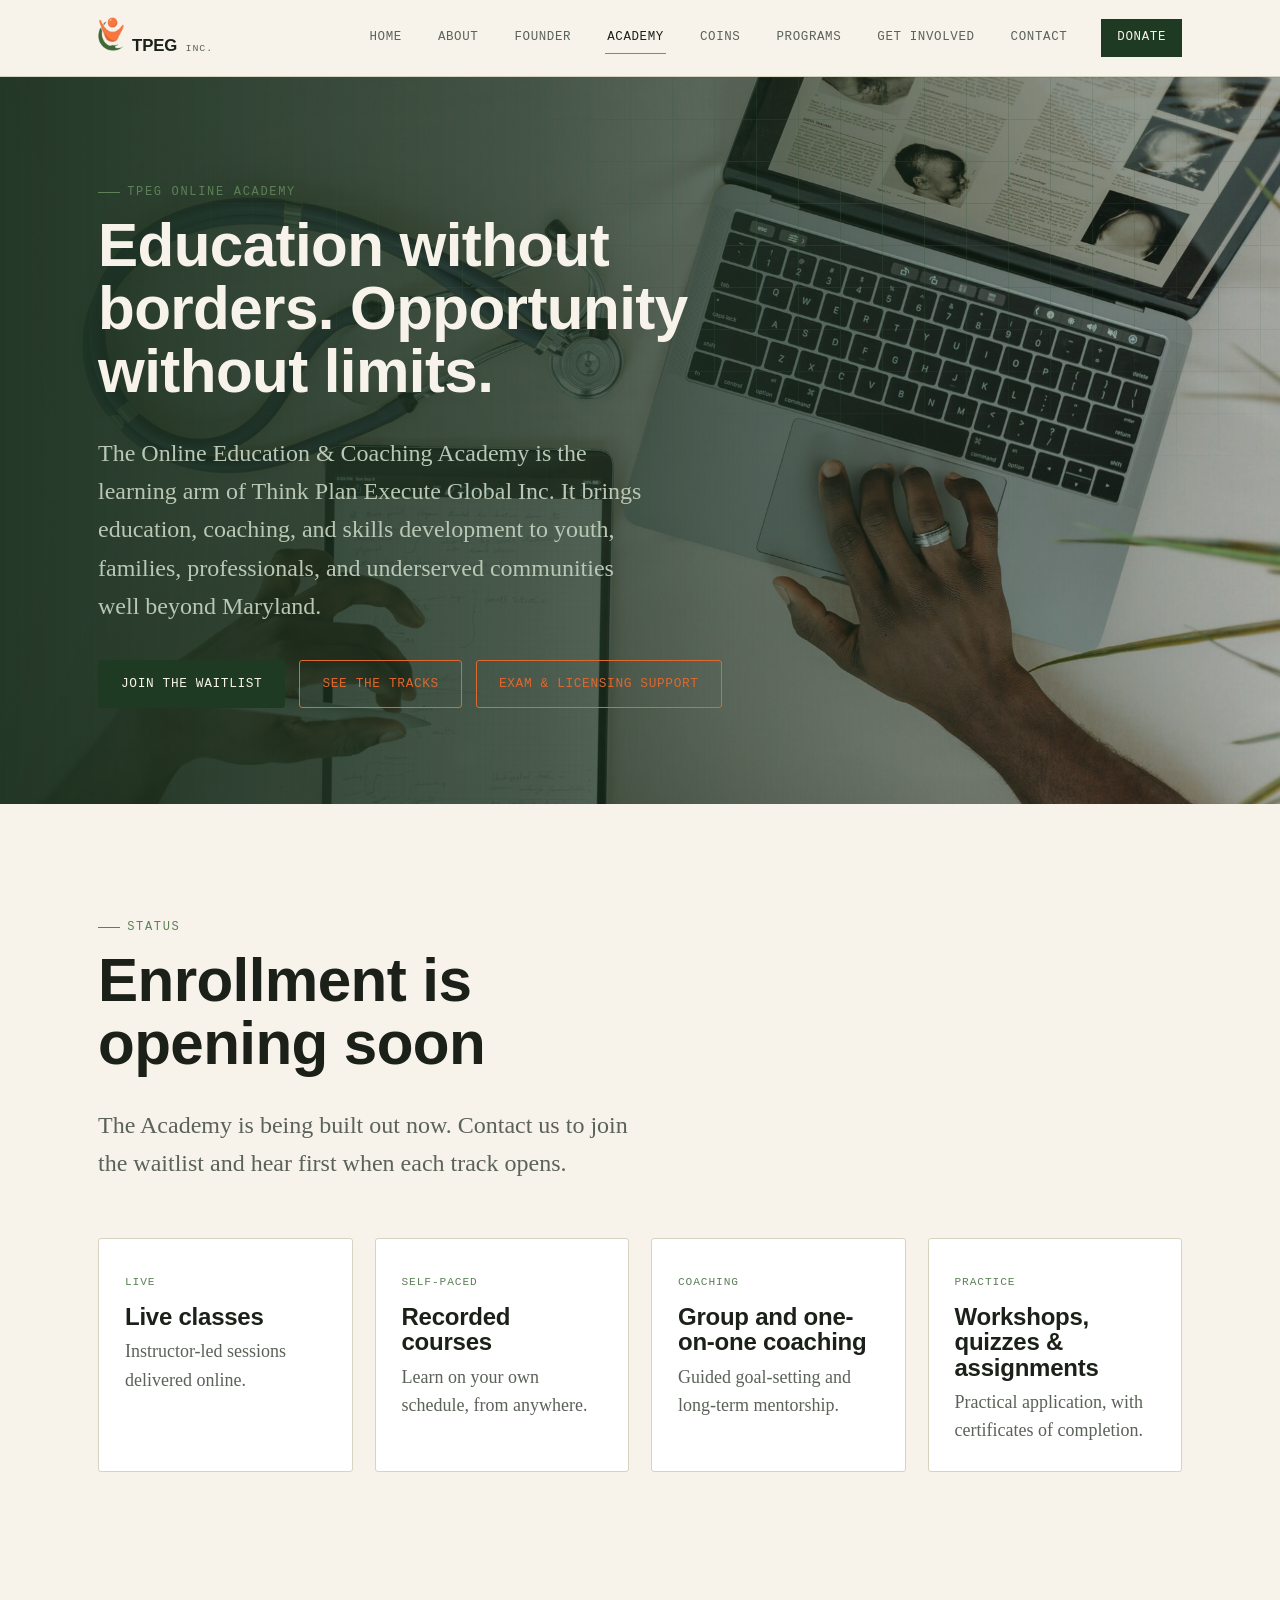
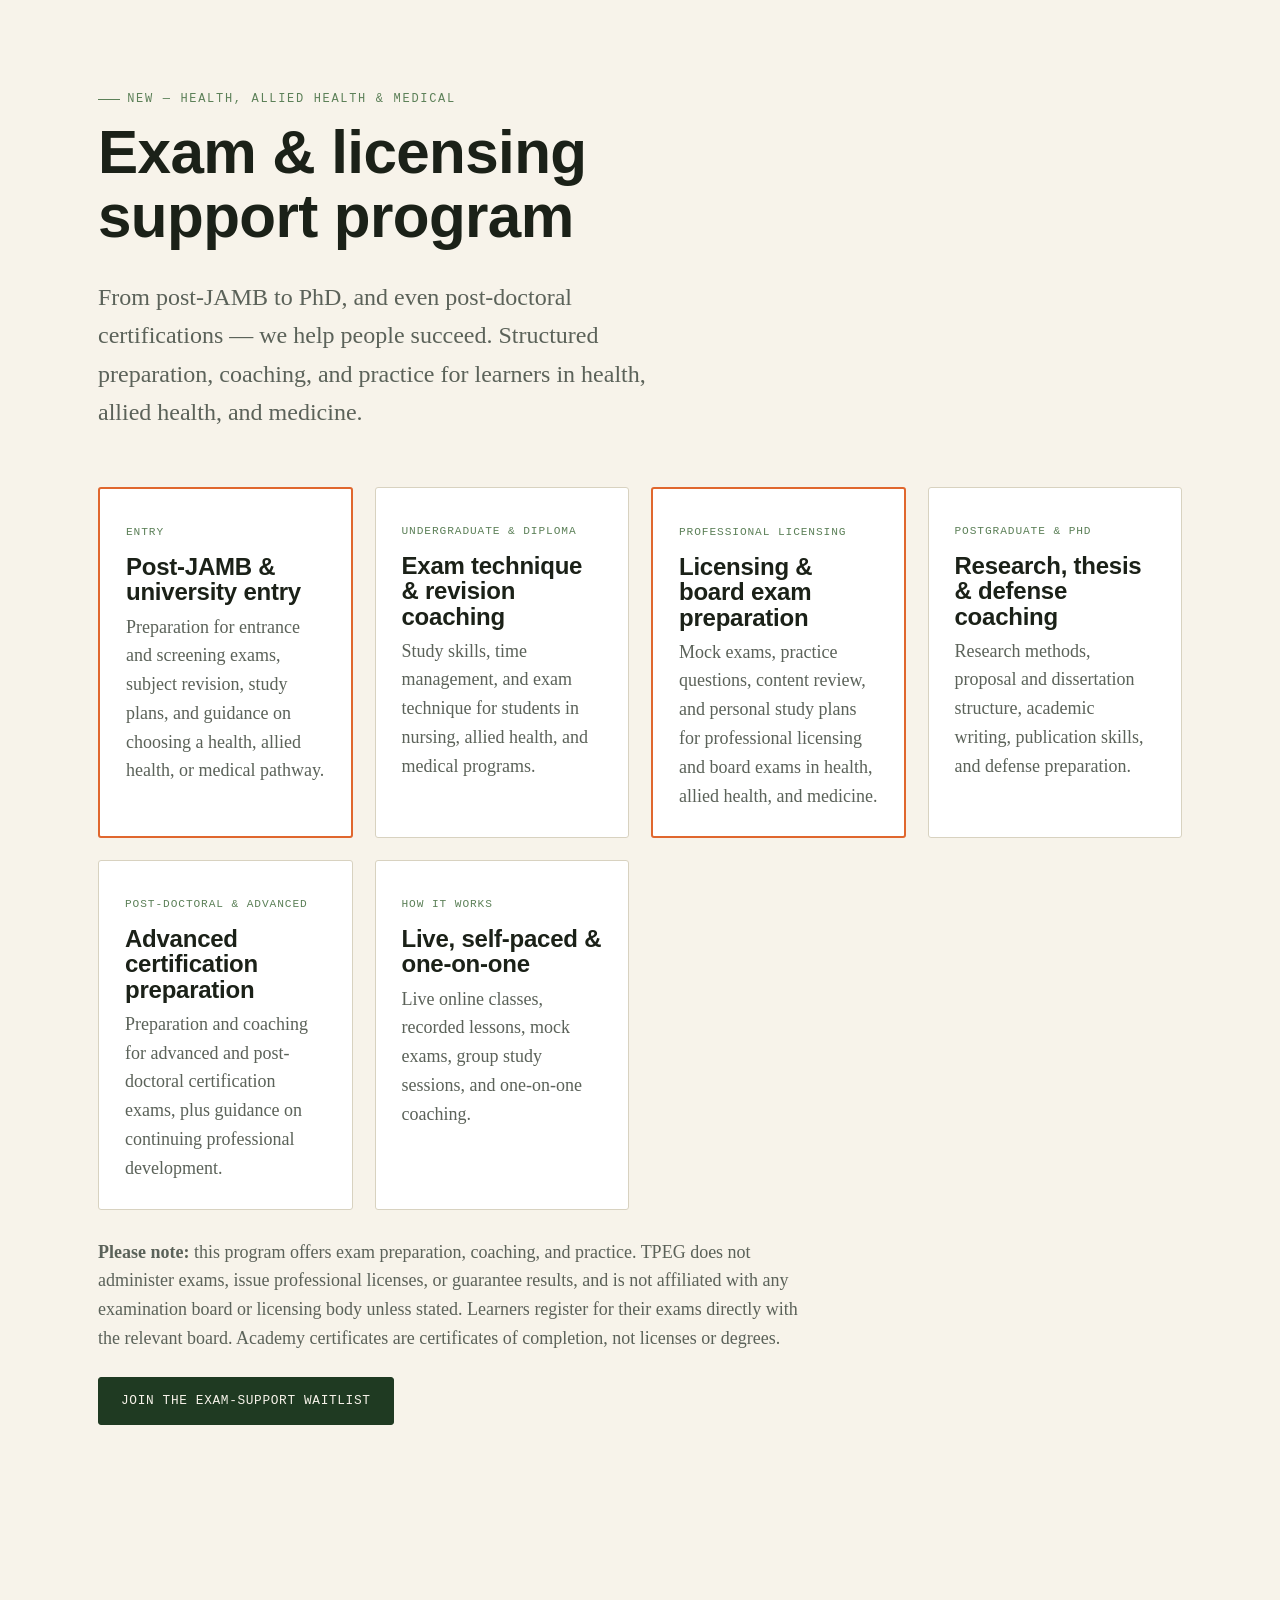
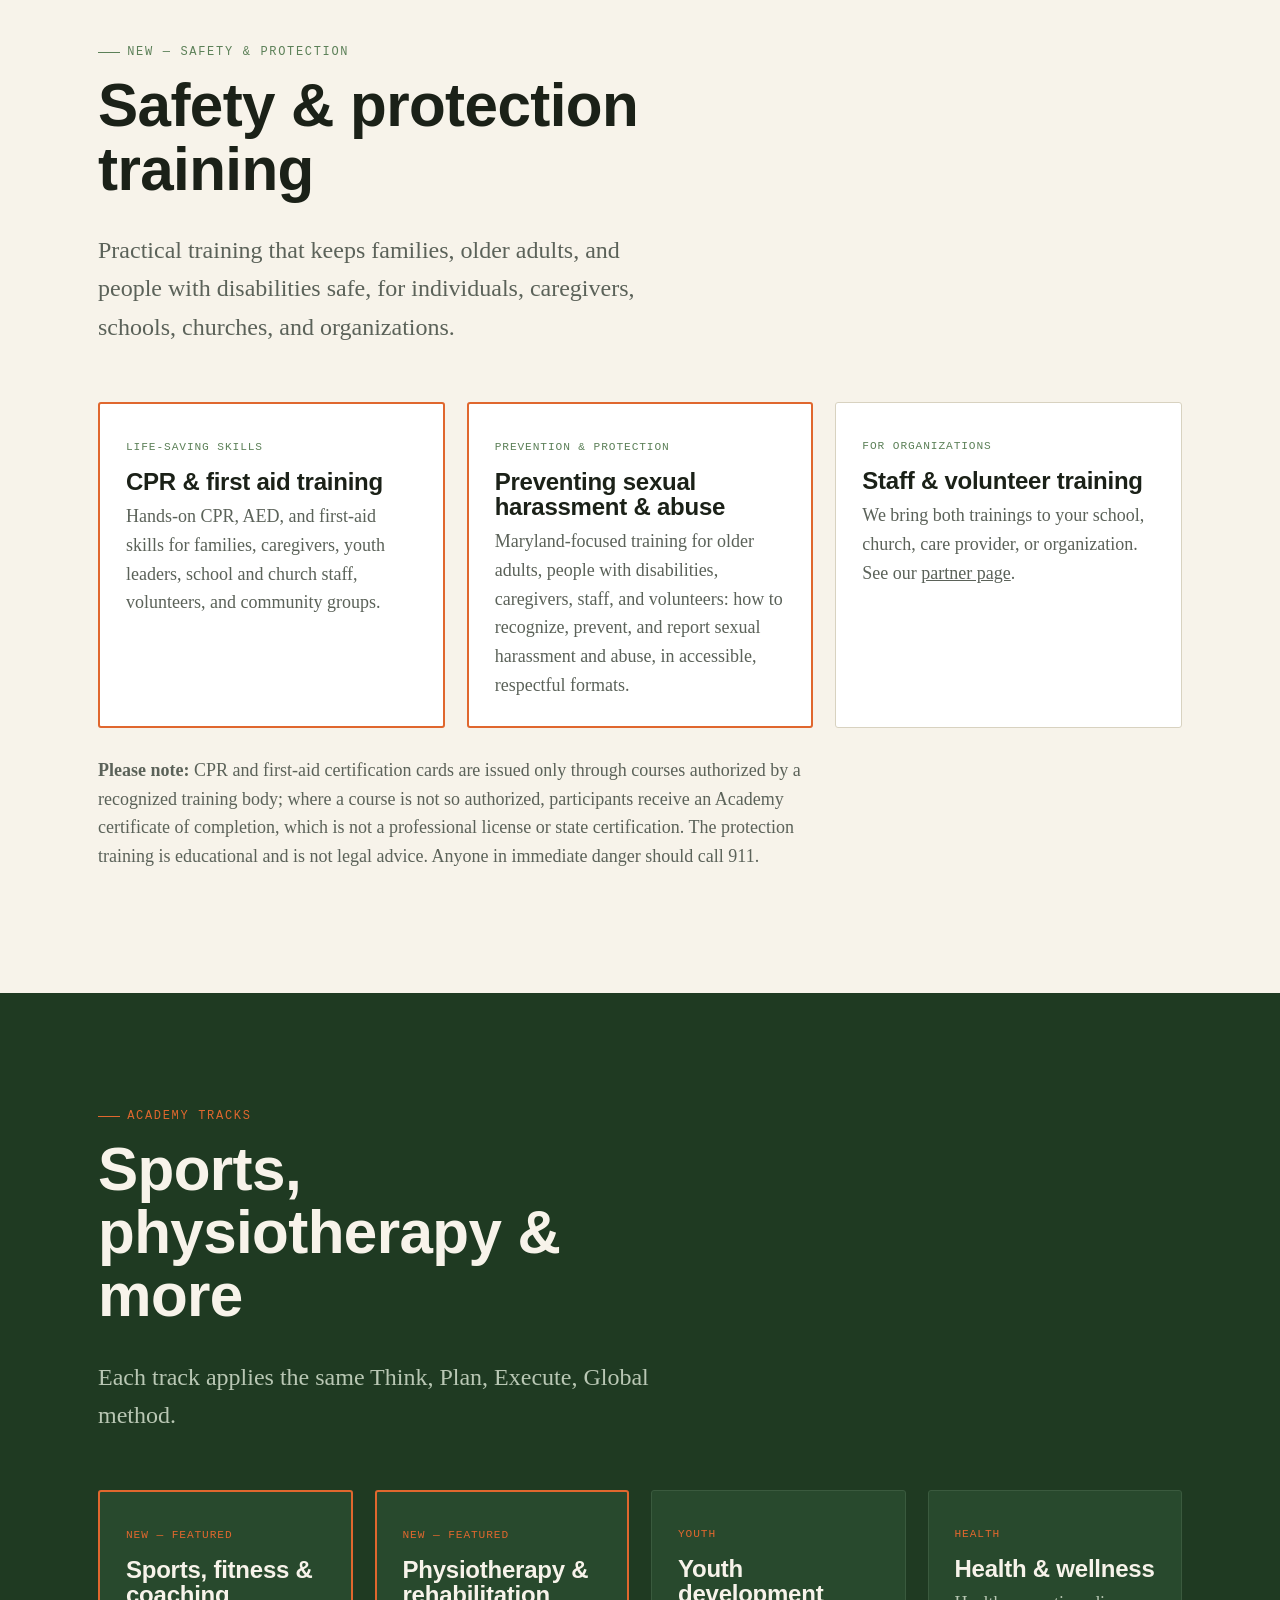
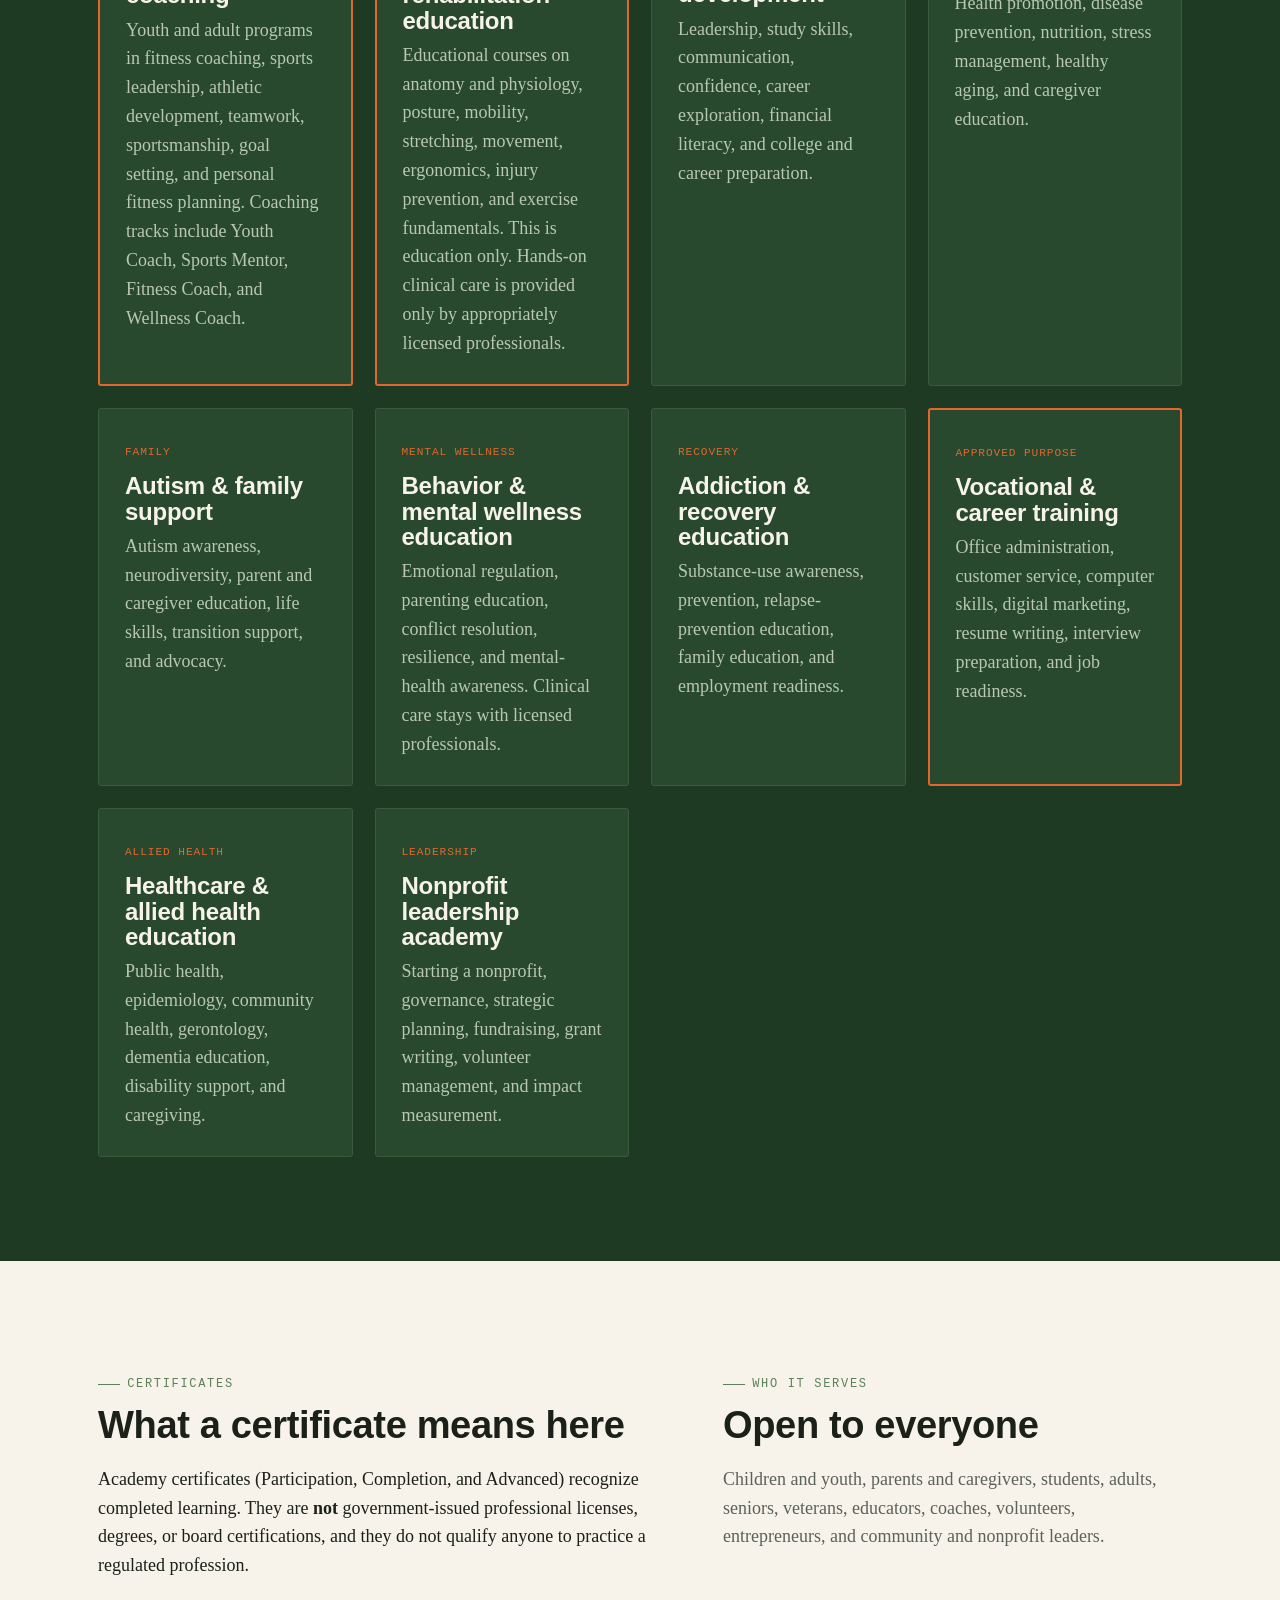
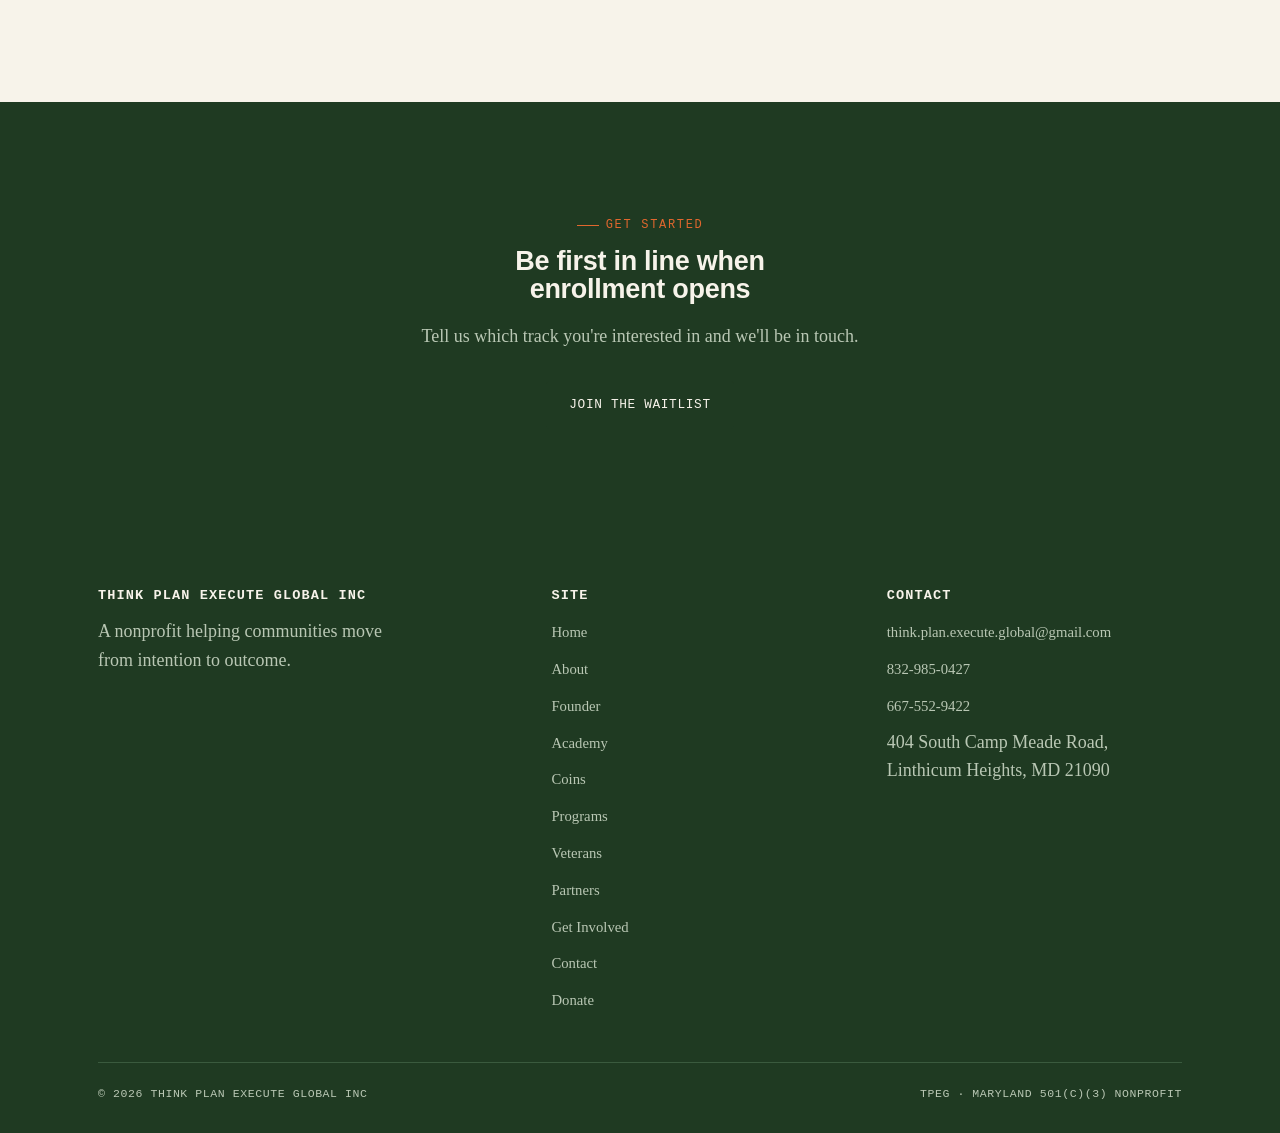
<file: academy.html>
<!DOCTYPE html>
<html lang="en">
<head>
<meta charset="UTF-8" />
<meta name="viewport" content="width=device-width, initial-scale=1.0" />
<title>Online Academy — TPEG Inc</title>
<meta name="description" content="The TPEG Online Education & Coaching Academy: youth development, health and wellness, sports and fitness, physiotherapy education, vocational training, and nonprofit leadership." />
<link rel="preconnect" href="https://fonts.googleapis.com">
<link href="https://fonts.googleapis.com/css2?family=Space+Grotesk:wght@500;600;700&family=Source+Serif+4:opsz,wght@8..60,400;8..60,600&family=IBM+Plex+Mono:wght@400;500&display=swap" rel="stylesheet">
<link rel="stylesheet" href="assets/styles.css" />
<link rel="icon" href="assets/tpeg-logo.png" type="image/png" />
<meta http-equiv="Content-Security-Policy" content="default-src 'self'; script-src 'self'; style-src 'self' 'unsafe-inline' https://fonts.googleapis.com; font-src https://fonts.gstatic.com; img-src 'self' data:; connect-src 'self'; base-uri 'self'; form-action 'self';" />
</head>
<body>

<header class="site-header">
  <div class="wrap">
    <a href="index.html" class="brand">
      <img src="assets/tpeg-logo.png" alt="TPEG logo" class="brand-logo" />
      TPEG <small>Inc.</small>
    </a>
    <nav class="primary-nav">
      <a href="index.html">Home</a>
      <a href="about.html">About</a>
      <a href="founder.html">Founder</a>
      <a href="academy.html" class="active">Academy</a>
      <a href="coins.html">Coins</a>
      <a href="programs.html">Programs</a>
      <a href="get-involved.html">Get Involved</a>
      <a href="contact.html">Contact</a>
      <a href="donate.html" class="cta">Donate</a>
    </nav>
    <button class="nav-toggle" aria-label="Toggle menu" aria-expanded="false">
      <svg width="18" height="18" viewBox="0 0 18 18" fill="none"><path d="M2 4H16M2 9H16M2 14H16" stroke="currentColor" stroke-width="1.6"/></svg>
    </button>
  </div>
</header>

<section class="hero" style="padding-top:96px;padding-bottom:96px;background-image:linear-gradient(90deg,rgba(24,46,28,.95) 0%,rgba(24,46,28,.78) 42%,rgba(24,46,28,.30) 100%),url(assets/images/academy.jpg);background-size:cover;background-position:center;">
  <div class="grid-bg" aria-hidden="true"></div>
  <div class="wrap">
    <span class="eyebrow">TPEG Online Academy</span>
    <h1 style="font-size:var(--step-3);max-width:20ch;">Education without borders. Opportunity without limits.</h1>
    <p class="lede">The Online Education &amp; Coaching Academy is the learning arm of Think Plan Execute Global Inc. It brings education, coaching, and skills development to youth, families, professionals, and underserved communities well beyond Maryland.</p>
    <div class="cta-row">
      <a href="contact.html" class="btn btn-primary">Join the waitlist</a>
      <a href="#tracks" class="btn btn-onink">See the tracks</a>
      <a href="#exam-support" class="btn btn-onink">Exam &amp; licensing support</a>
    </div>
  </div>
</section>


<section>
  <div class="wrap">
    <div class="section-head">
      <span class="eyebrow">Status</span>
      <h2>Enrollment is opening soon</h2>
      <p class="lede">The Academy is being built out now. Contact us to join the waitlist and hear first when each track opens.</p>
    </div>
    <div class="card-grid">
      <div class="card"><span class="tag">Live</span><h3>Live classes</h3><p>Instructor-led sessions delivered online.</p></div>
      <div class="card"><span class="tag">Self-paced</span><h3>Recorded courses</h3><p>Learn on your own schedule, from anywhere.</p></div>
      <div class="card"><span class="tag">Coaching</span><h3>Group and one-on-one coaching</h3><p>Guided goal-setting and long-term mentorship.</p></div>
      <div class="card"><span class="tag">Practice</span><h3>Workshops, quizzes &amp; assignments</h3><p>Practical application, with certificates of completion.</p></div>
    </div>
  </div>
</section>

<section id="exam-support">
  <div class="wrap">
    <div class="section-head">
      <span class="eyebrow">New &mdash; health, allied health &amp; medical</span>
      <h2><strong>Exam &amp; licensing support program</strong></h2>
      <p class="lede">From post-JAMB to PhD, and even post-doctoral certifications &mdash; we help people succeed. Structured preparation, coaching, and practice for learners in health, allied health, and medicine.</p>
    </div>
    <div class="card-grid">
      <div class="card" style="border:2px solid var(--gold);">
        <span class="tag">Entry</span>
        <h3>Post-JAMB &amp; university entry</h3>
        <p>Preparation for entrance and screening exams, subject revision, study plans, and guidance on choosing a health, allied health, or medical pathway.</p>
      </div>
      <div class="card">
        <span class="tag">Undergraduate &amp; diploma</span>
        <h3>Exam technique &amp; revision coaching</h3>
        <p>Study skills, time management, and exam technique for students in nursing, allied health, and medical programs.</p>
      </div>
      <div class="card" style="border:2px solid var(--gold);">
        <span class="tag">Professional licensing</span>
        <h3>Licensing &amp; board exam preparation</h3>
        <p>Mock exams, practice questions, content review, and personal study plans for professional licensing and board exams in health, allied health, and medicine.</p>
      </div>
      <div class="card">
        <span class="tag">Postgraduate &amp; PhD</span>
        <h3>Research, thesis &amp; defense coaching</h3>
        <p>Research methods, proposal and dissertation structure, academic writing, publication skills, and defense preparation.</p>
      </div>
      <div class="card">
        <span class="tag">Post-doctoral &amp; advanced</span>
        <h3>Advanced certification preparation</h3>
        <p>Preparation and coaching for advanced and post-doctoral certification exams, plus guidance on continuing professional development.</p>
      </div>
      <div class="card">
        <span class="tag">How it works</span>
        <h3>Live, self-paced &amp; one-on-one</h3>
        <p>Live online classes, recorded lessons, mock exams, group study sessions, and one-on-one coaching.</p>
      </div>
    </div>
    <p class="text-muted" style="margin-top:28px;max-width:80ch;"><strong>Please note:</strong> this program offers exam preparation, coaching, and practice. TPEG does not administer exams, issue professional licenses, or guarantee results, and is not affiliated with any examination board or licensing body unless stated. Learners register for their exams directly with the relevant board. Academy certificates are certificates of completion, not licenses or degrees.</p>
    <div class="cta-row" style="margin-top:24px;">
      <a href="contact.html" class="btn btn-primary">Join the exam-support waitlist</a>
    </div>
  </div>
</section>

<section id="safety-training">
  <div class="wrap">
    <div class="section-head">
      <span class="eyebrow">New &mdash; safety &amp; protection</span>
      <h2><strong>Safety &amp; protection training</strong></h2>
      <p class="lede">Practical training that keeps families, older adults, and people with disabilities safe, for individuals, caregivers, schools, churches, and organizations.</p>
    </div>
    <div class="card-grid">
      <div class="card" style="border:2px solid var(--gold);">
        <span class="tag">Life-saving skills</span>
        <h3>CPR &amp; first aid training</h3>
        <p>Hands-on CPR, AED, and first-aid skills for families, caregivers, youth leaders, school and church staff, volunteers, and community groups.</p>
      </div>
      <div class="card" style="border:2px solid var(--gold);">
        <span class="tag">Prevention &amp; protection</span>
        <h3>Preventing sexual harassment &amp; abuse</h3>
        <p>Maryland-focused training for older adults, people with disabilities, caregivers, staff, and volunteers: how to recognize, prevent, and report sexual harassment and abuse, in accessible, respectful formats.</p>
      </div>
      <div class="card">
        <span class="tag">For organizations</span>
        <h3>Staff &amp; volunteer training</h3>
        <p>We bring both trainings to your school, church, care provider, or organization. See our <a href="partners.html">partner page</a>.</p>
      </div>
    </div>
    <p class="text-muted" style="margin-top:28px;max-width:80ch;"><strong>Please note:</strong> CPR and first-aid certification cards are issued only through courses authorized by a recognized training body; where a course is not so authorized, participants receive an Academy certificate of completion, which is not a professional license or state certification. The protection training is educational and is not legal advice. Anyone in immediate danger should call 911.</p>
  </div>
</section>

<section class="on-ink" id="tracks">
  <div class="wrap">
    <div class="section-head">
      <span class="eyebrow">Academy tracks</span>
      <h2>Sports, physiotherapy &amp; more</h2>
      <p class="lede text-muted">Each track applies the same Think, Plan, Execute, Global method.</p>
    </div>
    <div class="card-grid">

      <div class="card" style="background:var(--ink-soft);border:2px solid var(--gold);">
        <span class="tag" style="color:var(--gold);">New — featured</span>
        <h3 style="color:var(--text-onink);">Sports, fitness &amp; coaching</h3>
        <p class="text-muted">Youth and adult programs in fitness coaching, sports leadership, athletic development, teamwork, sportsmanship, goal setting, and personal fitness planning. Coaching tracks include Youth Coach, Sports Mentor, Fitness Coach, and Wellness Coach.</p>
      </div>

      <div class="card" style="background:var(--ink-soft);border:2px solid var(--gold);">
        <span class="tag" style="color:var(--gold);">New — featured</span>
        <h3 style="color:var(--text-onink);">Physiotherapy &amp; rehabilitation education</h3>
        <p class="text-muted">Educational courses on anatomy and physiology, posture, mobility, stretching, movement, ergonomics, injury prevention, and exercise fundamentals. This is education only. Hands-on clinical care is provided only by appropriately licensed professionals.</p>
      </div>

      <div class="card" style="background:var(--ink-soft);border-color:var(--line-onink);">
        <span class="tag" style="color:var(--gold);">Youth</span>
        <h3 style="color:var(--text-onink);">Youth development</h3>
        <p class="text-muted">Leadership, study skills, communication, confidence, career exploration, financial literacy, and college and career preparation.</p>
      </div>

      <div class="card" style="background:var(--ink-soft);border-color:var(--line-onink);">
        <span class="tag" style="color:var(--gold);">Health</span>
        <h3 style="color:var(--text-onink);">Health &amp; wellness</h3>
        <p class="text-muted">Health promotion, disease prevention, nutrition, stress management, healthy aging, and caregiver education.</p>
      </div>

      <div class="card" style="background:var(--ink-soft);border-color:var(--line-onink);">
        <span class="tag" style="color:var(--gold);">Family</span>
        <h3 style="color:var(--text-onink);">Autism &amp; family support</h3>
        <p class="text-muted">Autism awareness, neurodiversity, parent and caregiver education, life skills, transition support, and advocacy.</p>
      </div>

      <div class="card" style="background:var(--ink-soft);border-color:var(--line-onink);">
        <span class="tag" style="color:var(--gold);">Mental wellness</span>
        <h3 style="color:var(--text-onink);">Behavior &amp; mental wellness education</h3>
        <p class="text-muted">Emotional regulation, parenting education, conflict resolution, resilience, and mental-health awareness. Clinical care stays with licensed professionals.</p>
      </div>

      <div class="card" style="background:var(--ink-soft);border-color:var(--line-onink);">
        <span class="tag" style="color:var(--gold);">Recovery</span>
        <h3 style="color:var(--text-onink);">Addiction &amp; recovery education</h3>
        <p class="text-muted">Substance-use awareness, prevention, relapse-prevention education, family education, and employment readiness.</p>
      </div>

      <div class="card" style="background:var(--ink-soft);border:2px solid var(--gold);">
        <span class="tag" style="color:var(--gold);">Approved purpose</span>
        <h3 style="color:var(--text-onink);"><strong>Vocational &amp; career training</strong></h3>
        <p class="text-muted">Office administration, customer service, computer skills, digital marketing, resume writing, interview preparation, and job readiness.</p>
      </div>

      <div class="card" style="background:var(--ink-soft);border-color:var(--line-onink);">
        <span class="tag" style="color:var(--gold);">Allied health</span>
        <h3 style="color:var(--text-onink);">Healthcare &amp; allied health education</h3>
        <p class="text-muted">Public health, epidemiology, community health, gerontology, dementia education, disability support, and caregiving.</p>
      </div>

      <div class="card" style="background:var(--ink-soft);border-color:var(--line-onink);">
        <span class="tag" style="color:var(--gold);">Leadership</span>
        <h3 style="color:var(--text-onink);">Nonprofit leadership academy</h3>
        <p class="text-muted">Starting a nonprofit, governance, strategic planning, fundraising, grant writing, volunteer management, and impact measurement.</p>
      </div>

    </div>
  </div>
</section>

<section>
  <div class="wrap two-col">
    <div>
      <span class="eyebrow">Certificates</span>
      <h2 class="mt-0" style="font-size:var(--step-2);">What a certificate means here</h2>
      <p>Academy certificates (Participation, Completion, and Advanced) recognize completed learning. They are <strong>not</strong> government-issued professional licenses, degrees, or board certifications, and they do not qualify anyone to practice a regulated profession.</p>
    </div>
    <div>
      <span class="eyebrow">Who it serves</span>
      <h2 class="mt-0" style="font-size:var(--step-2);">Open to everyone</h2>
      <p class="text-muted">Children and youth, parents and caregivers, students, adults, seniors, veterans, educators, coaches, volunteers, entrepreneurs, and community and nonprofit leaders.</p>
    </div>
  </div>
</section>

<section class="on-ink" style="text-align:center;">
  <div class="wrap">
    <span class="eyebrow" style="justify-content:center;">Get started</span>
    <h2 style="max-width:24ch;margin:0 auto 18px;">Be first in line when enrollment opens</h2>
    <p class="text-muted" style="max-width:52ch;margin:0 auto 30px;">Tell us which track you're interested in and we'll be in touch.</p>
    <a href="contact.html" class="btn btn-primary">Join the waitlist</a>
  </div>
</section>

<footer class="site-footer">
  <div class="wrap">
    <div class="footer-grid">
      <div>
        <h4>Think Plan Execute Global Inc</h4>
        <p style="max-width:34ch;color:var(--text-onink-muted);">A nonprofit helping communities move from intention to outcome.</p>
      </div>
      <div>
        <h4>Site</h4>
        <ul>
          <li><a href="index.html">Home</a></li>
          <li><a href="about.html">About</a></li>
          <li><a href="founder.html">Founder</a></li>
          <li><a href="academy.html">Academy</a></li>
          <li><a href="coins.html">Coins</a></li>
          <li><a href="programs.html">Programs</a></li>
          <li><a href="veterans.html">Veterans</a></li>
          <li><a href="partners.html">Partners</a></li>
          <li><a href="get-involved.html">Get Involved</a></li>
          <li><a href="contact.html">Contact</a></li>
          <li><a href="donate.html">Donate</a></li>
        </ul>
      </div>
      <div>
        <h4>Contact</h4>
        <ul>
          <li><a href="mailto:think.plan.execute.global@gmail.com">think.plan.execute.global@gmail.com</a></li>
          <li><a href="tel:+18329850427">832-985-0427</a></li>
          <li><a href="tel:+16675529422">667-552-9422</a></li>
          <li>404 South Camp Meade Road, Linthicum Heights, MD 21090</li>
        </ul>
      </div>
    </div>
    <div class="footer-bottom">
      <span>&copy; <span id="year"></span> Think Plan Execute Global Inc</span>
      <span>TPEG &middot; Maryland 501(c)(3) nonprofit</span>
    </div>
  </div>
</footer>

<script src="assets/script.js"></script>
</body>
</html>
</file>
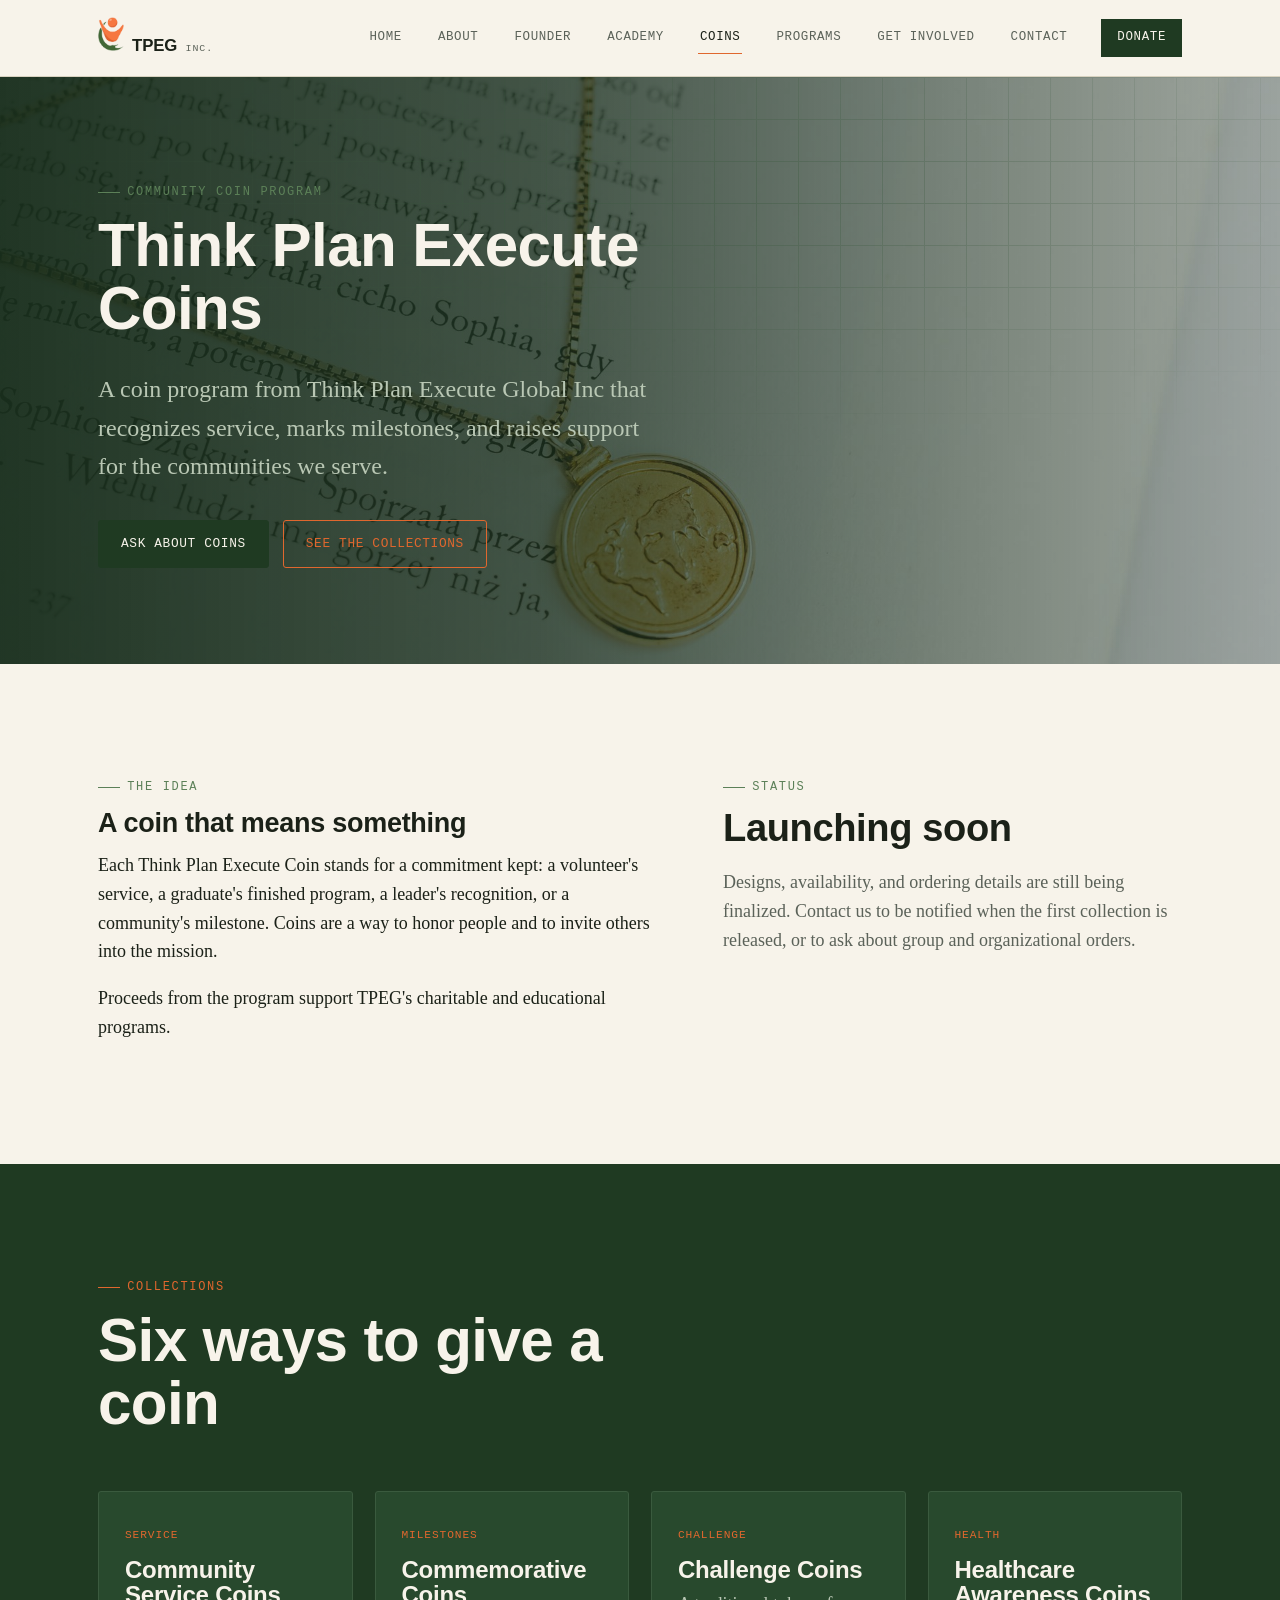
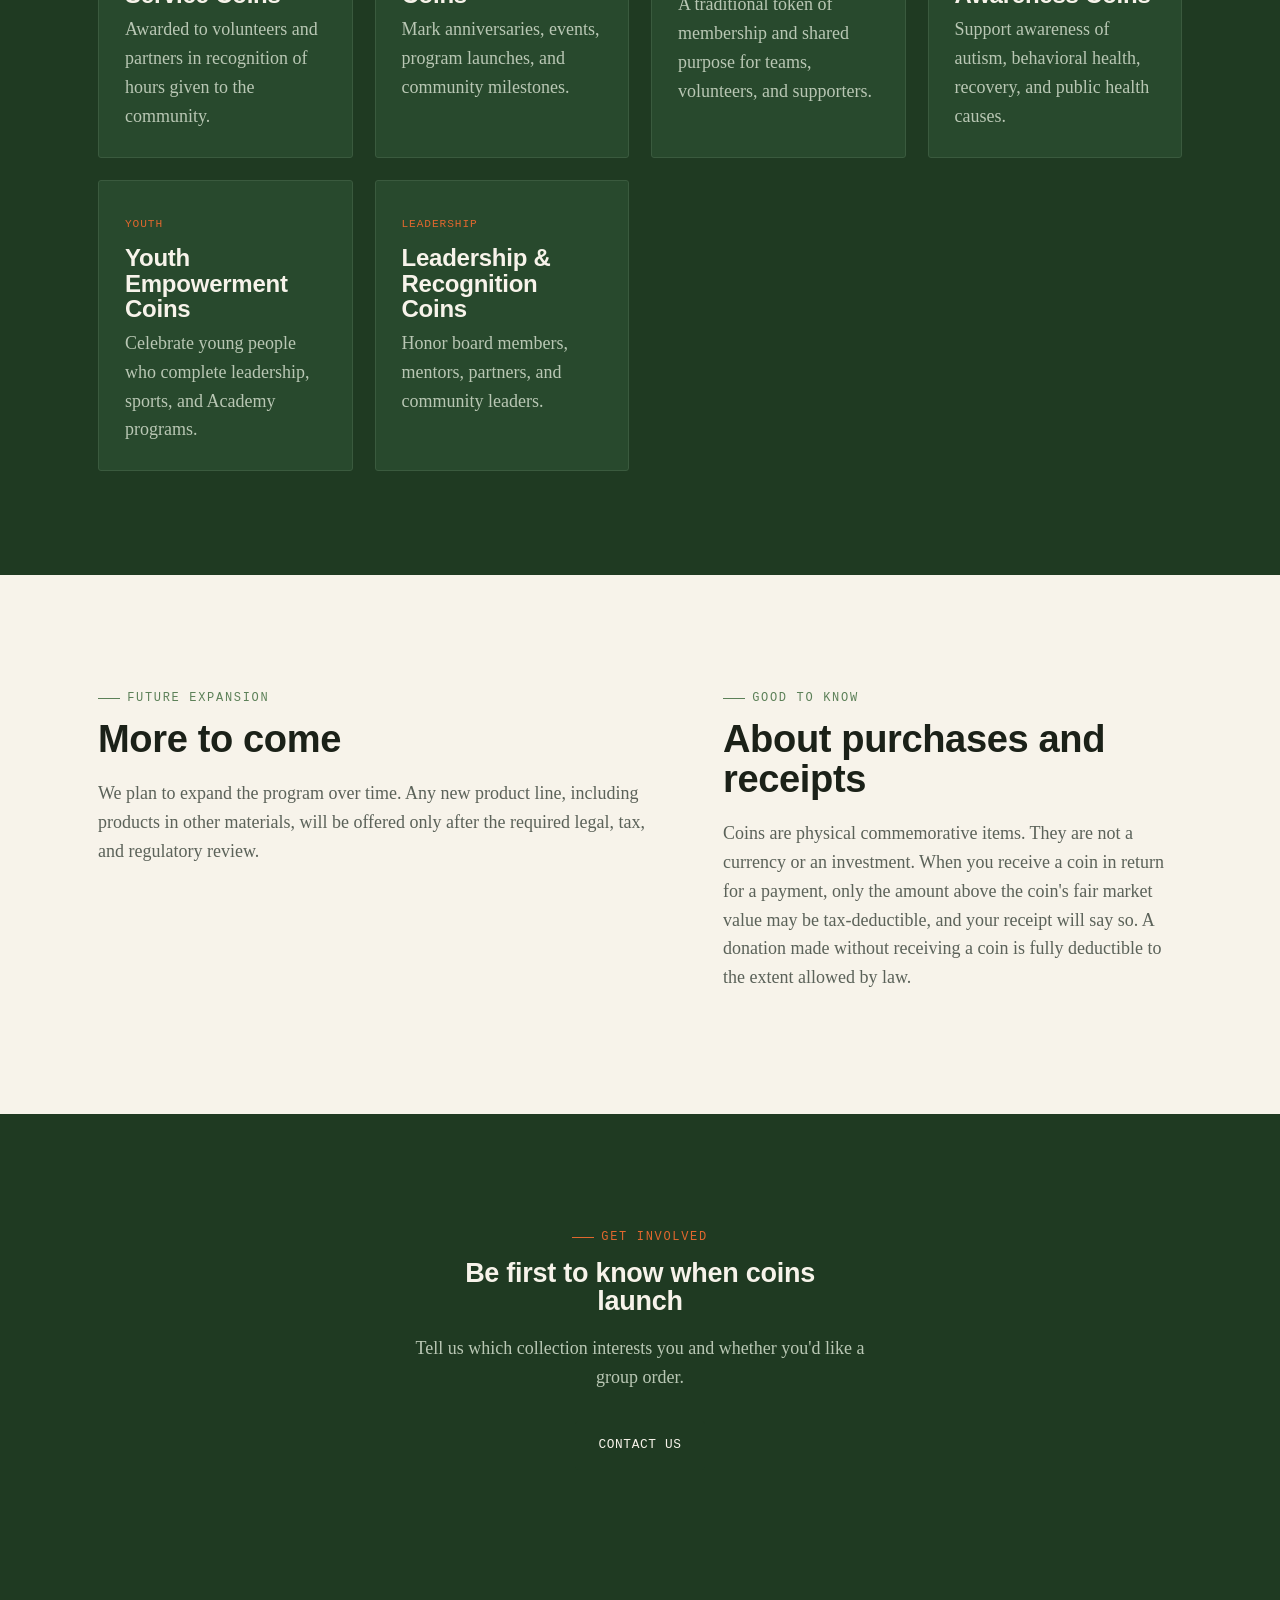
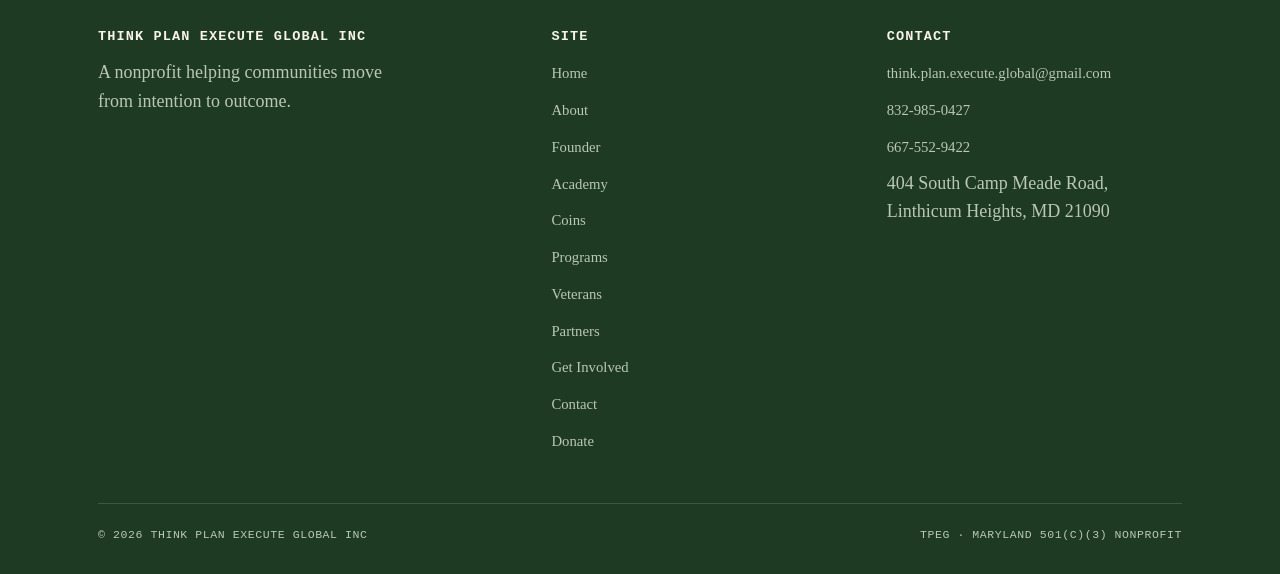
<file: coins.html>
<!DOCTYPE html>
<html lang="en">
<head>
<meta charset="UTF-8" />
<meta name="viewport" content="width=device-width, initial-scale=1.0" />
<title>Think Plan Execute Coins — TPEG Inc</title>
<meta name="description" content="The Think Plan Execute Coins Community Coin Program: community service, commemorative, challenge, healthcare awareness, youth empowerment, and leadership recognition coins from TPEG Inc." />
<link rel="preconnect" href="https://fonts.googleapis.com">
<link href="https://fonts.googleapis.com/css2?family=Space+Grotesk:wght@500;600;700&family=Source+Serif+4:opsz,wght@8..60,400;8..60,600&family=IBM+Plex+Mono:wght@400;500&display=swap" rel="stylesheet">
<link rel="stylesheet" href="assets/styles.css" />
<link rel="icon" href="assets/tpeg-logo.png" type="image/png" />
<meta http-equiv="Content-Security-Policy" content="default-src 'self'; script-src 'self'; style-src 'self' 'unsafe-inline' https://fonts.googleapis.com; font-src https://fonts.gstatic.com; img-src 'self' data:; connect-src 'self'; base-uri 'self'; form-action 'self';" />
</head>
<body>

<header class="site-header">
  <div class="wrap">
    <a href="index.html" class="brand">
      <img src="assets/tpeg-logo.png" alt="TPEG logo" class="brand-logo" />
      TPEG <small>Inc.</small>
    </a>
    <nav class="primary-nav">
      <a href="index.html">Home</a>
      <a href="about.html">About</a>
      <a href="founder.html">Founder</a>
      <a href="academy.html">Academy</a>
      <a href="coins.html" class="active">Coins</a>
      <a href="programs.html">Programs</a>
      <a href="get-involved.html">Get Involved</a>
      <a href="contact.html">Contact</a>
      <a href="donate.html" class="cta">Donate</a>
    </nav>
    <button class="nav-toggle" aria-label="Toggle menu" aria-expanded="false">
      <svg width="18" height="18" viewBox="0 0 18 18" fill="none"><path d="M2 4H16M2 9H16M2 14H16" stroke="currentColor" stroke-width="1.6"/></svg>
    </button>
  </div>
</header>

<section class="hero" style="padding-top:96px;padding-bottom:96px;background-image:linear-gradient(90deg,rgba(24,46,28,.95) 0%,rgba(24,46,28,.78) 42%,rgba(24,46,28,.30) 100%),url(assets/images/coins.jpg);background-size:cover;background-position:center;">
  <div class="grid-bg" aria-hidden="true"></div>
  <div class="wrap">
    <span class="eyebrow">Community Coin Program</span>
    <h1 style="font-size:var(--step-3);max-width:20ch;">Think Plan Execute Coins</h1>
    <p class="lede">A coin program from Think Plan Execute Global Inc that recognizes service, marks milestones, and raises support for the communities we serve.</p>
    <div class="cta-row">
      <a href="contact.html" class="btn btn-primary">Ask about coins</a>
      <a href="#collections" class="btn btn-onink">See the collections</a>
    </div>
  </div>
</section>


<section>
  <div class="wrap two-col">
    <div>
      <span class="eyebrow">The idea</span>
      <h2 class="mt-0">A coin that means something</h2>
      <p>Each Think Plan Execute Coin stands for a commitment kept: a volunteer's service, a graduate's finished program, a leader's recognition, or a community's milestone. Coins are a way to honor people and to invite others into the mission.</p>
      <p>Proceeds from the program support TPEG's charitable and educational programs.</p>
    </div>
    <div>
      <span class="eyebrow">Status</span>
      <h2 class="mt-0" style="font-size:var(--step-2);">Launching soon</h2>
      <p class="text-muted">Designs, availability, and ordering details are still being finalized. Contact us to be notified when the first collection is released, or to ask about group and organizational orders.</p>
    </div>
  </div>
</section>

<section class="on-ink" id="collections">
  <div class="wrap">
    <div class="section-head">
      <span class="eyebrow">Collections</span>
      <h2>Six ways to give a coin</h2>
    </div>
    <div class="card-grid">
      <div class="card" style="background:var(--ink-soft);border-color:var(--line-onink);">
        <span class="tag" style="color:var(--gold);">Service</span>
        <h3 style="color:var(--text-onink);">Community Service Coins</h3>
        <p class="text-muted">Awarded to volunteers and partners in recognition of hours given to the community.</p>
      </div>
      <div class="card" style="background:var(--ink-soft);border-color:var(--line-onink);">
        <span class="tag" style="color:var(--gold);">Milestones</span>
        <h3 style="color:var(--text-onink);">Commemorative Coins</h3>
        <p class="text-muted">Mark anniversaries, events, program launches, and community milestones.</p>
      </div>
      <div class="card" style="background:var(--ink-soft);border-color:var(--line-onink);">
        <span class="tag" style="color:var(--gold);">Challenge</span>
        <h3 style="color:var(--text-onink);">Challenge Coins</h3>
        <p class="text-muted">A traditional token of membership and shared purpose for teams, volunteers, and supporters.</p>
      </div>
      <div class="card" style="background:var(--ink-soft);border-color:var(--line-onink);">
        <span class="tag" style="color:var(--gold);">Health</span>
        <h3 style="color:var(--text-onink);">Healthcare Awareness Coins</h3>
        <p class="text-muted">Support awareness of autism, behavioral health, recovery, and public health causes.</p>
      </div>
      <div class="card" style="background:var(--ink-soft);border-color:var(--line-onink);">
        <span class="tag" style="color:var(--gold);">Youth</span>
        <h3 style="color:var(--text-onink);">Youth Empowerment Coins</h3>
        <p class="text-muted">Celebrate young people who complete leadership, sports, and Academy programs.</p>
      </div>
      <div class="card" style="background:var(--ink-soft);border-color:var(--line-onink);">
        <span class="tag" style="color:var(--gold);">Leadership</span>
        <h3 style="color:var(--text-onink);">Leadership &amp; Recognition Coins</h3>
        <p class="text-muted">Honor board members, mentors, partners, and community leaders.</p>
      </div>
    </div>
  </div>
</section>

<section>
  <div class="wrap two-col">
    <div>
      <span class="eyebrow">Future expansion</span>
      <h2 class="mt-0" style="font-size:var(--step-2);">More to come</h2>
      <p class="text-muted">We plan to expand the program over time. Any new product line, including products in other materials, will be offered only after the required legal, tax, and regulatory review.</p>
    </div>
    <div>
      <span class="eyebrow">Good to know</span>
      <h2 class="mt-0" style="font-size:var(--step-2);">About purchases and receipts</h2>
      <p class="text-muted">Coins are physical commemorative items. They are not a currency or an investment. When you receive a coin in return for a payment, only the amount above the coin's fair market value may be tax-deductible, and your receipt will say so. A donation made without receiving a coin is fully deductible to the extent allowed by law.</p>
    </div>
  </div>
</section>

<section class="on-ink" style="text-align:center;">
  <div class="wrap">
    <span class="eyebrow" style="justify-content:center;">Get involved</span>
    <h2 style="max-width:24ch;margin:0 auto 18px;">Be first to know when coins launch</h2>
    <p class="text-muted" style="max-width:52ch;margin:0 auto 30px;">Tell us which collection interests you and whether you'd like a group order.</p>
    <a href="contact.html" class="btn btn-primary">Contact us</a>
  </div>
</section>

<footer class="site-footer">
  <div class="wrap">
    <div class="footer-grid">
      <div>
        <h4>Think Plan Execute Global Inc</h4>
        <p style="max-width:34ch;color:var(--text-onink-muted);">A nonprofit helping communities move from intention to outcome.</p>
      </div>
      <div>
        <h4>Site</h4>
        <ul>
          <li><a href="index.html">Home</a></li>
          <li><a href="about.html">About</a></li>
          <li><a href="founder.html">Founder</a></li>
          <li><a href="academy.html">Academy</a></li>
          <li><a href="coins.html">Coins</a></li>
          <li><a href="programs.html">Programs</a></li>
          <li><a href="veterans.html">Veterans</a></li>
          <li><a href="partners.html">Partners</a></li>
          <li><a href="get-involved.html">Get Involved</a></li>
          <li><a href="contact.html">Contact</a></li>
          <li><a href="donate.html">Donate</a></li>
        </ul>
      </div>
      <div>
        <h4>Contact</h4>
        <ul>
          <li><a href="mailto:think.plan.execute.global@gmail.com">think.plan.execute.global@gmail.com</a></li>
          <li><a href="tel:+18329850427">832-985-0427</a></li>
          <li><a href="tel:+16675529422">667-552-9422</a></li>
          <li>404 South Camp Meade Road, Linthicum Heights, MD 21090</li>
        </ul>
      </div>
    </div>
    <div class="footer-bottom">
      <span>&copy; <span id="year"></span> Think Plan Execute Global Inc</span>
      <span>TPEG &middot; Maryland 501(c)(3) nonprofit</span>
    </div>
  </div>
</footer>

<script src="assets/script.js"></script>
</body>
</html>
</file>
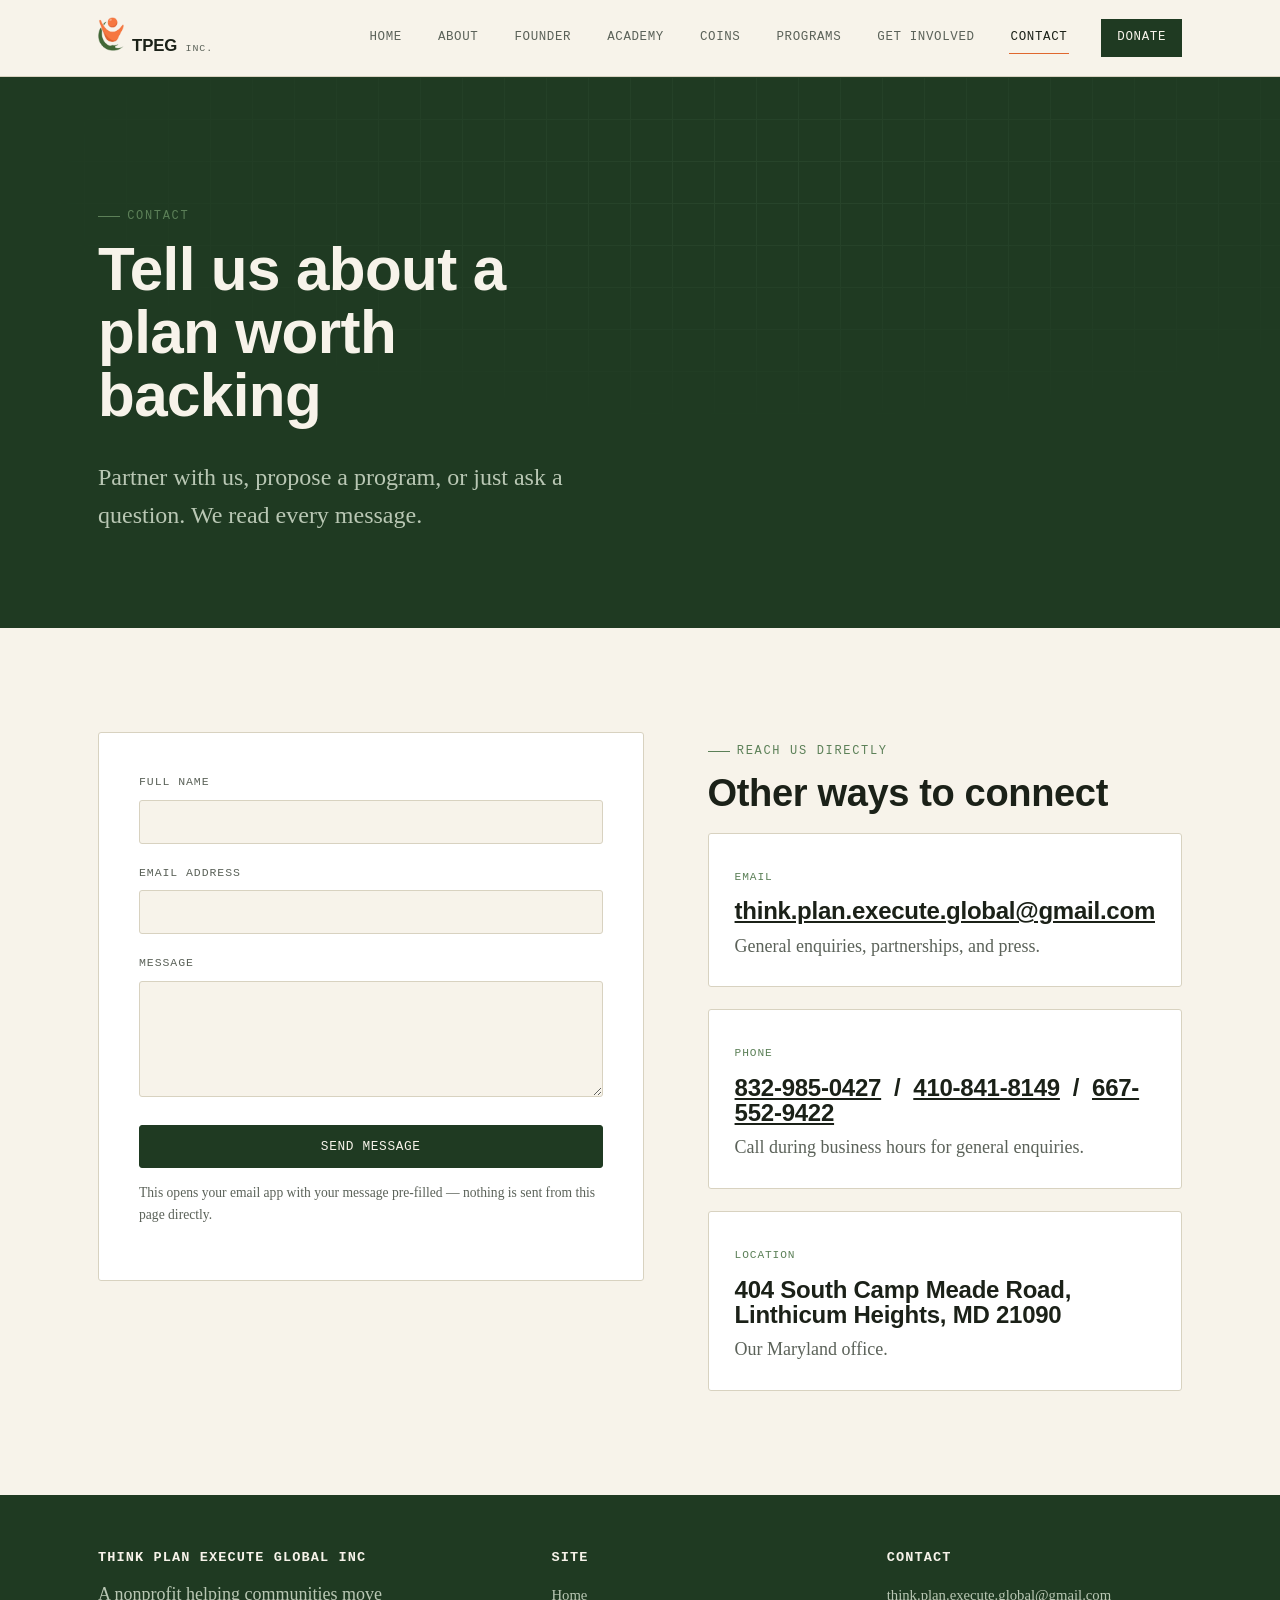
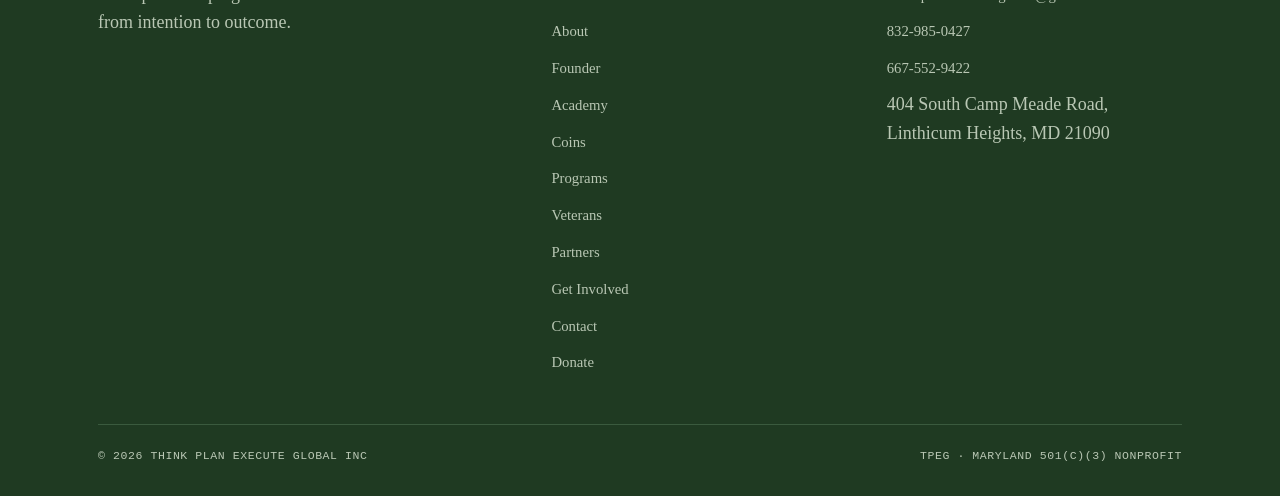
<file: contact.html>
<!DOCTYPE html>
<html lang="en">
<head>
<meta charset="UTF-8" />
<meta name="viewport" content="width=device-width, initial-scale=1.0" />
<title>Contact — TPEG Inc</title>
<meta name="description" content="Get in touch with TPEG Inc." />
<link rel="preconnect" href="https://fonts.googleapis.com">
<link href="https://fonts.googleapis.com/css2?family=Space+Grotesk:wght@500;600;700&family=Source+Serif+4:opsz,wght@8..60,400;8..60,600&family=IBM+Plex+Mono:wght@400;500&display=swap" rel="stylesheet">
<link rel="stylesheet" href="assets/styles.css" />
<link rel="icon" href="assets/tpeg-logo.png" type="image/png" />
<meta http-equiv="Content-Security-Policy" content="default-src 'self'; script-src 'self'; style-src 'self' 'unsafe-inline' https://fonts.googleapis.com; font-src https://fonts.gstatic.com; img-src 'self' data:; connect-src 'self'; base-uri 'self'; form-action 'self';" />
</head>
<body>

<header class="site-header">
  <div class="wrap">
    <a href="index.html" class="brand">
      <img src="assets/tpeg-logo.png" alt="TPEG logo" class="brand-logo" />
      TPEG <small>Inc.</small>
    </a>
    <nav class="primary-nav">
      <a href="index.html">Home</a>
      <a href="about.html">About</a>
      <a href="founder.html">Founder</a>
      <a href="academy.html">Academy</a>
      <a href="coins.html">Coins</a>
      <a href="programs.html">Programs</a>
      <a href="get-involved.html">Get Involved</a>
      <a href="contact.html" class="active">Contact</a>
      <a href="donate.html" class="cta">Donate</a>
    </nav>
    <button class="nav-toggle" aria-label="Toggle menu" aria-expanded="false">
      <svg width="18" height="18" viewBox="0 0 18 18" fill="none"><path d="M2 4H16M2 9H16M2 14H16" stroke="currentColor" stroke-width="1.6"/></svg>
    </button>
  </div>
</header>

<section class="hero" style="padding-bottom:60px;">
  <div class="grid-bg" aria-hidden="true"></div>
  <div class="wrap">
    <span class="eyebrow">Contact</span>
    <h1 style="font-size:var(--step-3);max-width:16ch;">Tell us about a plan worth backing</h1>
    <p class="lede">Partner with us, propose a program, or just ask a question. We read every message.</p>
  </div>
</section>

<section>
  <div class="wrap two-col">
    <div class="form-panel">
      <form id="contact-form" novalidate>
        <input type="text" name="website" id="hp-field" autocomplete="off" tabindex="-1" style="position:absolute;left:-9999px;width:1px;height:1px;opacity:0;" aria-hidden="true" />
        <div class="field">
          <label for="c-name">Full name</label>
          <input type="text" id="c-name" required />
        </div>
        <div class="field">
          <label for="c-email">Email address</label>
          <input type="email" id="c-email" required />
        </div>
        <div class="field">
          <label for="c-message">Message</label>
          <textarea id="c-message" rows="5" required></textarea>
        </div>
        <button type="submit" class="btn btn-primary" style="width:100%;justify-content:center;">Send message</button>
        <p class="form-note">This opens your email app with your message pre-filled — nothing is sent from this page directly.</p>
        <div id="contact-status" class="form-status"></div>
      </form>
    </div>

    <div>
      <span class="eyebrow">Reach us directly</span>
      <h2 class="mt-0" style="font-size:var(--step-2);">Other ways to connect</h2>
      <div class="card-grid" style="grid-template-columns:1fr;">
        <div class="card">
          <span class="tag">Email</span>
          <h3><a href="mailto:think.plan.execute.global@gmail.com">think.plan.execute.global@gmail.com</a></h3>
          <p>General enquiries, partnerships, and press.</p>
        </div>
        <div class="card">
          <span class="tag">Phone</span>
          <h3><a href="tel:+18329850427">832-985-0427</a> &nbsp;/&nbsp; <a href="tel:+14108418149">410-841-8149</a> &nbsp;/&nbsp; <a href="tel:+16675529422">667-552-9422</a></h3>
          <p>Call during business hours for general enquiries.</p>
        </div>
        <div class="card">
          <span class="tag">Location</span>
          <h3>404 South Camp Meade Road, Linthicum Heights, MD 21090</h3>
          <p>Our Maryland office.</p>
        </div>
      </div>
    </div>
  </div>
</section>

<footer class="site-footer">
  <div class="wrap">
    <div class="footer-grid">
      <div>
        <h4>Think Plan Execute Global Inc</h4>
        <p style="max-width:34ch;color:var(--text-onink-muted);">A nonprofit helping communities move from intention to outcome.</p>
      </div>
      <div>
        <h4>Site</h4>
        <ul>
          <li><a href="index.html">Home</a></li>
          <li><a href="about.html">About</a></li>
          <li><a href="founder.html">Founder</a></li>
          <li><a href="academy.html">Academy</a></li>
          <li><a href="coins.html">Coins</a></li>
          <li><a href="programs.html">Programs</a></li>
          <li><a href="veterans.html">Veterans</a></li>
          <li><a href="partners.html">Partners</a></li>
          <li><a href="get-involved.html">Get Involved</a></li>
          <li><a href="contact.html">Contact</a></li>
          <li><a href="donate.html">Donate</a></li>
        </ul>
      </div>
      <div>
        <h4>Contact</h4>
        <ul>
          <li><a href="mailto:think.plan.execute.global@gmail.com">think.plan.execute.global@gmail.com</a></li>
          <li><a href="tel:+18329850427">832-985-0427</a></li>
          <li><a href="tel:+16675529422">667-552-9422</a></li>
          <li>404 South Camp Meade Road, Linthicum Heights, MD 21090</li>
        </ul>
      </div>
    </div>
    <div class="footer-bottom">
      <span>&copy; <span id="year"></span> Think Plan Execute Global Inc</span>
      <span>TPEG &middot; Maryland 501(c)(3) nonprofit</span>
    </div>
  </div>
</footer>

<script src="assets/script.js"></script>
</body>
</html>
</file>
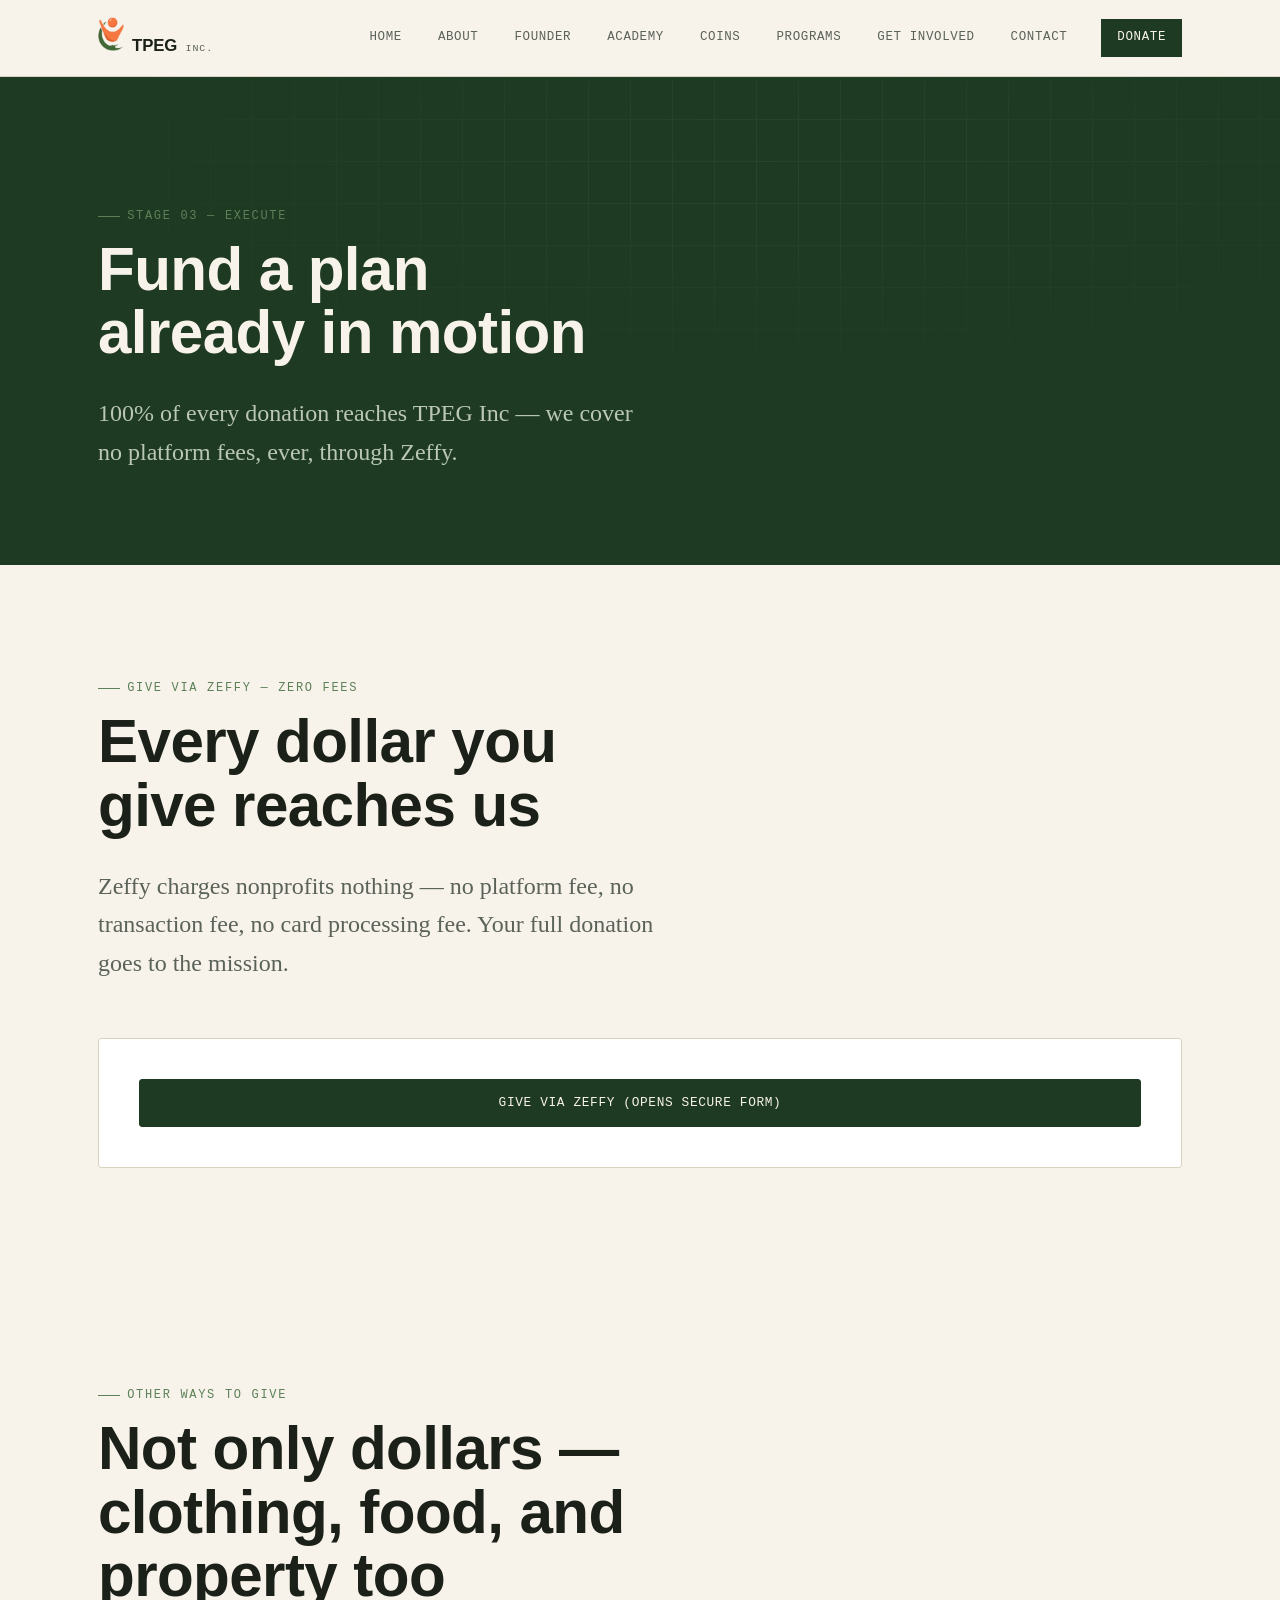
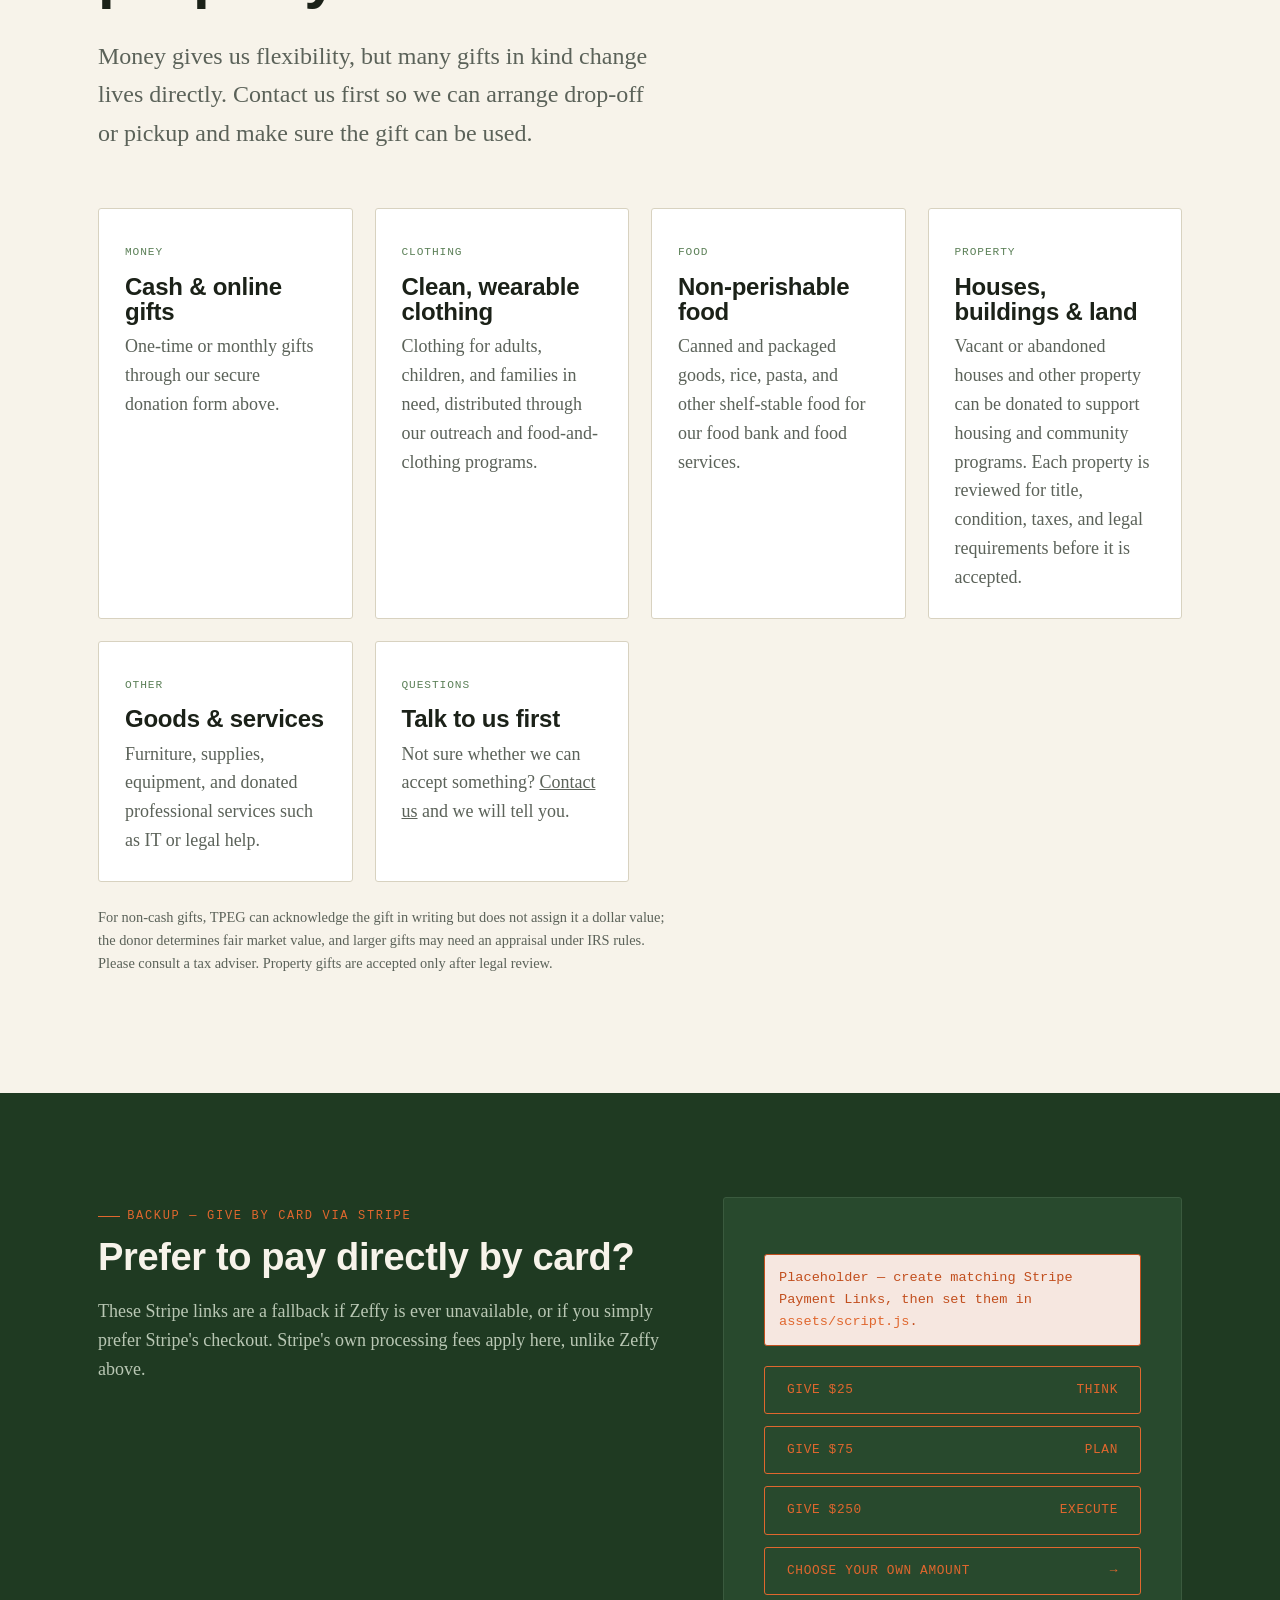
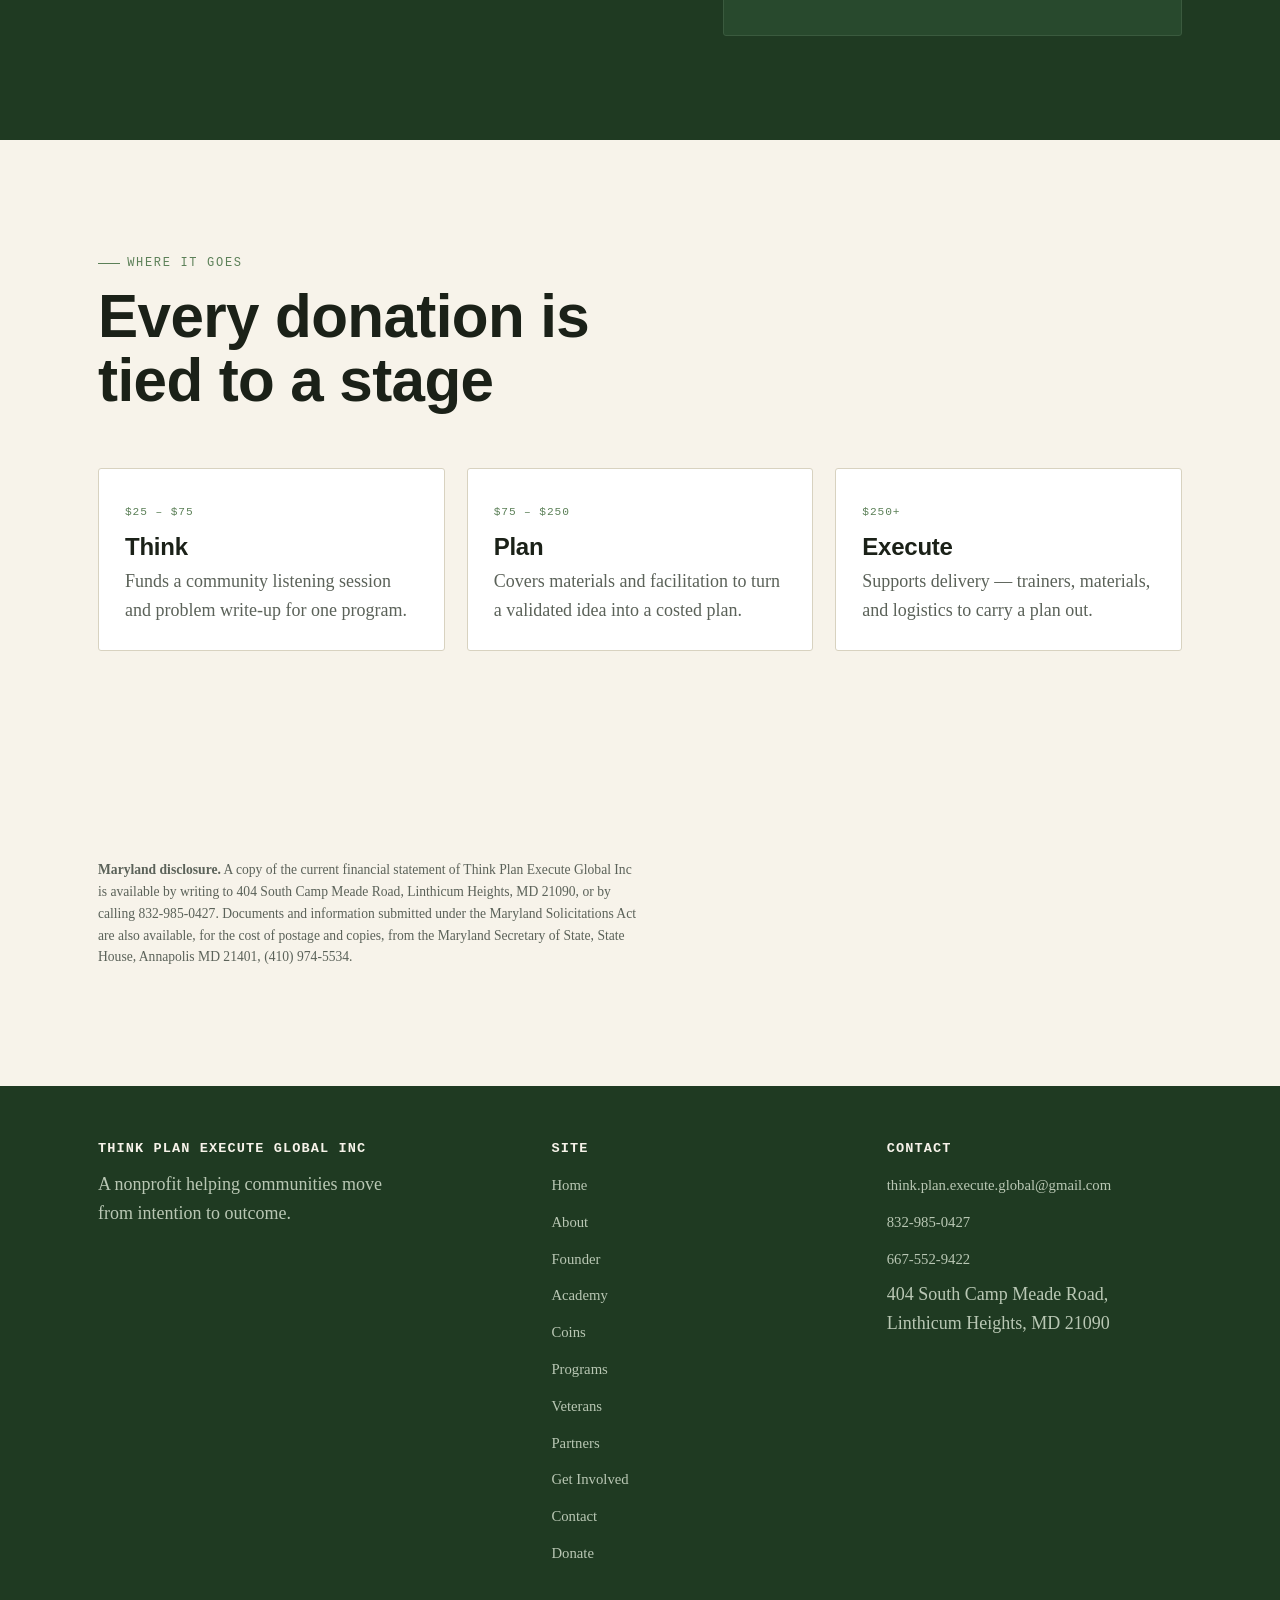
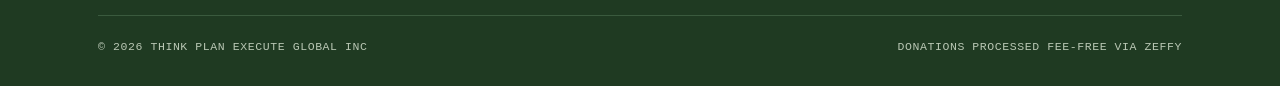
<file: donate.html>
<!DOCTYPE html>
<html lang="en">
<head>
<meta charset="UTF-8" />
<meta name="viewport" content="width=device-width, initial-scale=1.0" />
<title>Donate — TPEG Inc</title>
<meta name="description" content="Support TPEG Inc — donate free of platform fees via Zeffy, or give directly by card via Stripe." />
<link rel="preconnect" href="https://fonts.googleapis.com">
<link href="https://fonts.googleapis.com/css2?family=Space+Grotesk:wght@500;600;700&family=Source+Serif+4:opsz,wght@8..60,400;8..60,600&family=IBM+Plex+Mono:wght@400;500&display=swap" rel="stylesheet">
<link rel="stylesheet" href="assets/styles.css" />
<link rel="icon" href="assets/tpeg-logo.png" type="image/png" />
<meta http-equiv="Content-Security-Policy" content="default-src 'self'; script-src 'self'; style-src 'self' 'unsafe-inline' https://fonts.googleapis.com; font-src https://fonts.gstatic.com; img-src 'self' data:; frame-src https://www.zeffy.com https://*.zeffy.com; connect-src 'self'; base-uri 'self'; form-action 'self';" />
</head>
<body>

<header class="site-header">
  <div class="wrap">
    <a href="index.html" class="brand">
      <img src="assets/tpeg-logo.png" alt="TPEG logo" class="brand-logo" />
      TPEG <small>Inc.</small>
    </a>
    <nav class="primary-nav">
      <a href="index.html">Home</a>
      <a href="about.html">About</a>
      <a href="founder.html">Founder</a>
      <a href="academy.html">Academy</a>
      <a href="coins.html">Coins</a>
      <a href="programs.html">Programs</a>
      <a href="get-involved.html">Get Involved</a>
      <a href="contact.html">Contact</a>
      <a href="donate.html" class="cta active">Donate</a>
    </nav>
    <button class="nav-toggle" aria-label="Toggle menu" aria-expanded="false">
      <svg width="18" height="18" viewBox="0 0 18 18" fill="none"><path d="M2 4H16M2 9H16M2 14H16" stroke="currentColor" stroke-width="1.6"/></svg>
    </button>
  </div>
</header>

<section class="hero" style="padding-bottom:60px;">
  <div class="grid-bg" aria-hidden="true"></div>
  <div class="wrap">
    <span class="eyebrow">Stage 03 — Execute</span>
    <h1 style="font-size:var(--step-3);max-width:16ch;">Fund a plan already in motion</h1>
    <p class="lede">100% of every donation reaches TPEG Inc — we cover no platform fees, ever, through Zeffy.</p>
  </div>
</section>

<section>
  <div class="wrap">
    <div class="section-head">
      <span class="eyebrow">Give via Zeffy — zero fees</span>
      <h2>Every dollar you give reaches us</h2>
      <p class="lede">Zeffy charges nonprofits nothing — no platform fee, no transaction fee, no card processing fee. Your full donation goes to the mission.</p>
    </div>

    <div class="form-panel" id="zeffy-panel">
      <div class="form-status show err" style="margin-bottom:22px;" id="zeffy-status">
        Our Zeffy donation form isn't connected yet. Once it's live in the Zeffy dashboard, paste the embed link into <code>assets/script.js</code> (look for <code>ZEFFY_FORM_URL</code>) and this panel will show the real form automatically.
      </div>

      <!--
        HOW TO GO LIVE WITH ZEFFY:
        1. Create the donation form at zeffy.com and finish organization verification.
        2. Copy the form's embed URL (Zeffy dashboard → Share my form → Iframe embed),
           it looks like: https://www.zeffy.com/embed/donation-form/xxxxxxxxxxxxxxxxx
        3. Paste it as ZEFFY_FORM_URL in assets/script.js.
        That's it — no other code changes needed, the iframe below fills itself in.
      -->
      <div id="zeffy-embed-container" style="display:none;">
        <iframe
          id="zeffy-iframe"
          title="Donation form powered by Zeffy"
          style="width:100%;min-height:1100px;border:none;border-radius:var(--radius);"
          loading="lazy">
        </iframe>
      </div>

      <a href="#" id="zeffy-hosted-link" class="btn btn-primary" style="width:100%;justify-content:center;display:none;">
        Give via Zeffy (opens secure form)
      </a>
    </div>
  </div>
</section>

<section>
  <div class="wrap">
    <div class="section-head">
      <span class="eyebrow">Other ways to give</span>
      <h2>Not only dollars &mdash; clothing, food, and property too</h2>
      <p class="lede">Money gives us flexibility, but many gifts in kind change lives directly. Contact us first so we can arrange drop-off or pickup and make sure the gift can be used.</p>
    </div>
    <div class="card-grid">
      <div class="card">
        <span class="tag">Money</span>
        <h3>Cash &amp; online gifts</h3>
        <p>One-time or monthly gifts through our secure donation form above.</p>
      </div>
      <div class="card">
        <span class="tag">Clothing</span>
        <h3>Clean, wearable clothing</h3>
        <p>Clothing for adults, children, and families in need, distributed through our outreach and food-and-clothing programs.</p>
      </div>
      <div class="card">
        <span class="tag">Food</span>
        <h3>Non-perishable food</h3>
        <p>Canned and packaged goods, rice, pasta, and other shelf-stable food for our food bank and food services.</p>
      </div>
      <div class="card">
        <span class="tag">Property</span>
        <h3>Houses, buildings &amp; land</h3>
        <p>Vacant or abandoned houses and other property can be donated to support housing and community programs. Each property is reviewed for title, condition, taxes, and legal requirements before it is accepted.</p>
      </div>
      <div class="card">
        <span class="tag">Other</span>
        <h3>Goods &amp; services</h3>
        <p>Furniture, supplies, equipment, and donated professional services such as IT or legal help.</p>
      </div>
      <div class="card">
        <span class="tag">Questions</span>
        <h3>Talk to us first</h3>
        <p>Not sure whether we can accept something? <a href="contact.html">Contact us</a> and we will tell you.</p>
      </div>
    </div>
    <p class="text-muted" style="margin-top:24px;max-width:80ch;font-size:.9rem;">For non-cash gifts, TPEG can acknowledge the gift in writing but does not assign it a dollar value; the donor determines fair market value, and larger gifts may need an appraisal under IRS rules. Please consult a tax adviser. Property gifts are accepted only after legal review.</p>
  </div>
</section>

<section class="on-ink">
  <div class="wrap two-col">
    <div>
      <span class="eyebrow">Backup — give by card via Stripe</span>
      <h2 class="mt-0" style="font-size:var(--step-2);">Prefer to pay directly by card?</h2>
      <p class="text-muted">These Stripe links are a fallback if Zeffy is ever unavailable, or if you simply prefer Stripe's checkout. Stripe's own processing fees apply here, unlike Zeffy above.</p>
    </div>
    <div class="form-panel" style="background:var(--ink-soft);border-color:var(--line-onink);">
      <div class="form-status show err" style="margin-bottom:20px;">
        Placeholder — create matching Stripe Payment Links, then set them in <code style="color:var(--gold);">assets/script.js</code>.
      </div>
      <div style="display:flex;flex-direction:column;gap:12px;">
        <a href="#" class="btn btn-onink" style="justify-content:space-between;" data-stripe-link="tier-25">
          <span>Give $25</span><span>Think</span>
        </a>
        <a href="#" class="btn btn-onink" style="justify-content:space-between;" data-stripe-link="tier-75">
          <span>Give $75</span><span>Plan</span>
        </a>
        <a href="#" class="btn btn-onink" style="justify-content:space-between;" data-stripe-link="tier-250">
          <span>Give $250</span><span>Execute</span>
        </a>
        <a href="#" class="btn btn-onink" style="justify-content:space-between;" data-stripe-link="custom">
          <span>Choose your own amount</span><span>&rarr;</span>
        </a>
      </div>
    </div>
  </div>
</section>

<section>
  <div class="wrap">
    <div class="section-head">
      <span class="eyebrow">Where it goes</span>
      <h2>Every donation is tied to a stage</h2>
    </div>
    <div class="card-grid">
      <div class="card">
        <span class="tag">$25 – $75</span>
        <h3>Think</h3>
        <p>Funds a community listening session and problem write-up for one program.</p>
      </div>
      <div class="card">
        <span class="tag">$75 – $250</span>
        <h3>Plan</h3>
        <p>Covers materials and facilitation to turn a validated idea into a costed plan.</p>
      </div>
      <div class="card">
        <span class="tag">$250+</span>
        <h3>Execute</h3>
        <p>Supports delivery — trainers, materials, and logistics to carry a plan out.</p>
      </div>
    </div>
  </div>
</section>

<section>
  <div class="wrap">
    <p class="text-muted" style="font-size:.85rem;max-width:80ch;"><strong>Maryland disclosure.</strong> A copy of the current financial statement of Think Plan Execute Global Inc is available by writing to 404 South Camp Meade Road, Linthicum Heights, MD 21090, or by calling 832-985-0427. Documents and information submitted under the Maryland Solicitations Act are also available, for the cost of postage and copies, from the Maryland Secretary of State, State House, Annapolis MD 21401, (410) 974-5534.</p>
  </div>
</section>

<footer class="site-footer">
  <div class="wrap">
    <div class="footer-grid">
      <div>
        <h4>Think Plan Execute Global Inc</h4>
        <p style="max-width:34ch;color:var(--text-onink-muted);">A nonprofit helping communities move from intention to outcome.</p>
      </div>
      <div>
        <h4>Site</h4>
        <ul>
          <li><a href="index.html">Home</a></li>
          <li><a href="about.html">About</a></li>
          <li><a href="founder.html">Founder</a></li>
          <li><a href="academy.html">Academy</a></li>
          <li><a href="coins.html">Coins</a></li>
          <li><a href="programs.html">Programs</a></li>
          <li><a href="veterans.html">Veterans</a></li>
          <li><a href="partners.html">Partners</a></li>
          <li><a href="get-involved.html">Get Involved</a></li>
          <li><a href="contact.html">Contact</a></li>
          <li><a href="donate.html">Donate</a></li>
        </ul>
      </div>
      <div>
        <h4>Contact</h4>
        <ul>
          <li><a href="mailto:think.plan.execute.global@gmail.com">think.plan.execute.global@gmail.com</a></li>
          <li><a href="tel:+18329850427">832-985-0427</a></li>
          <li><a href="tel:+16675529422">667-552-9422</a></li>
          <li>404 South Camp Meade Road, Linthicum Heights, MD 21090</li>
        </ul>
      </div>
    </div>
    <div class="footer-bottom">
      <span>&copy; <span id="year"></span> Think Plan Execute Global Inc</span>
      <span>Donations processed fee-free via Zeffy</span>
    </div>
  </div>
</footer>

<script src="assets/script.js"></script>
</body>
</html>
</file>
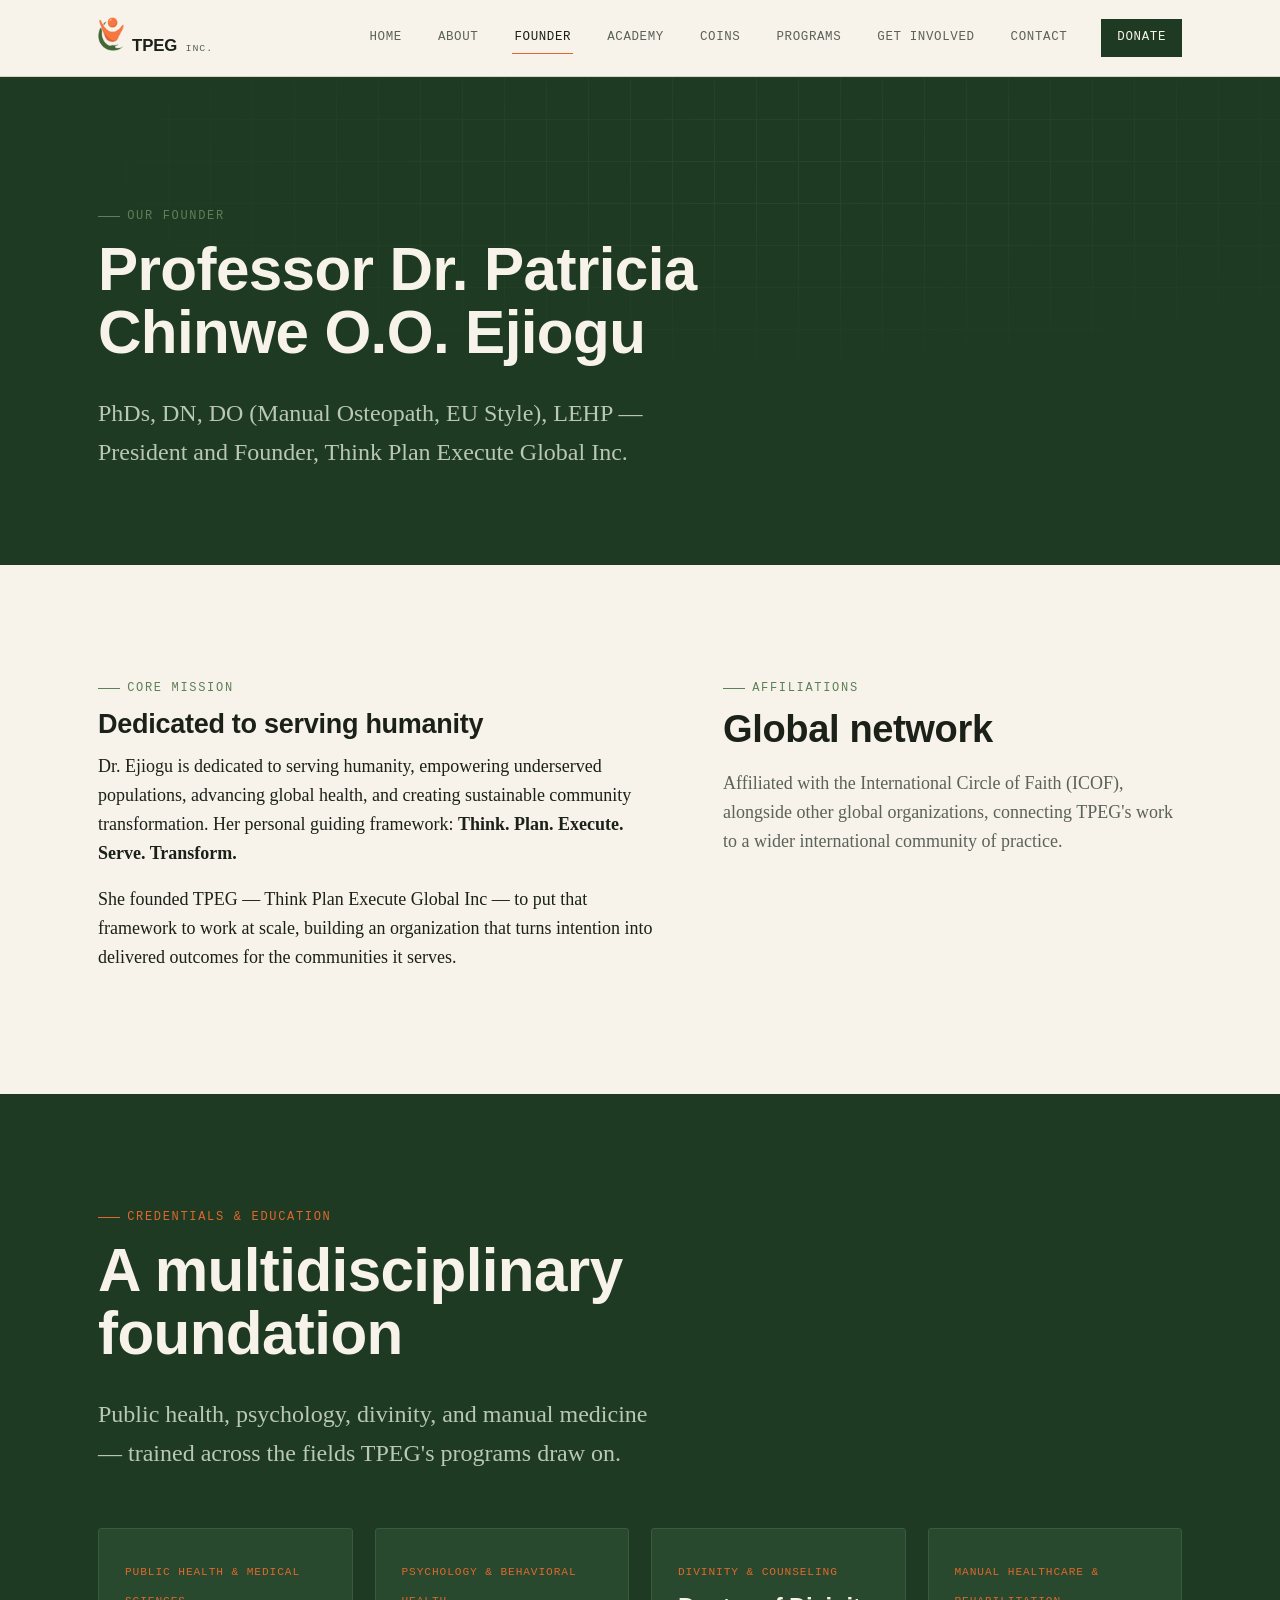
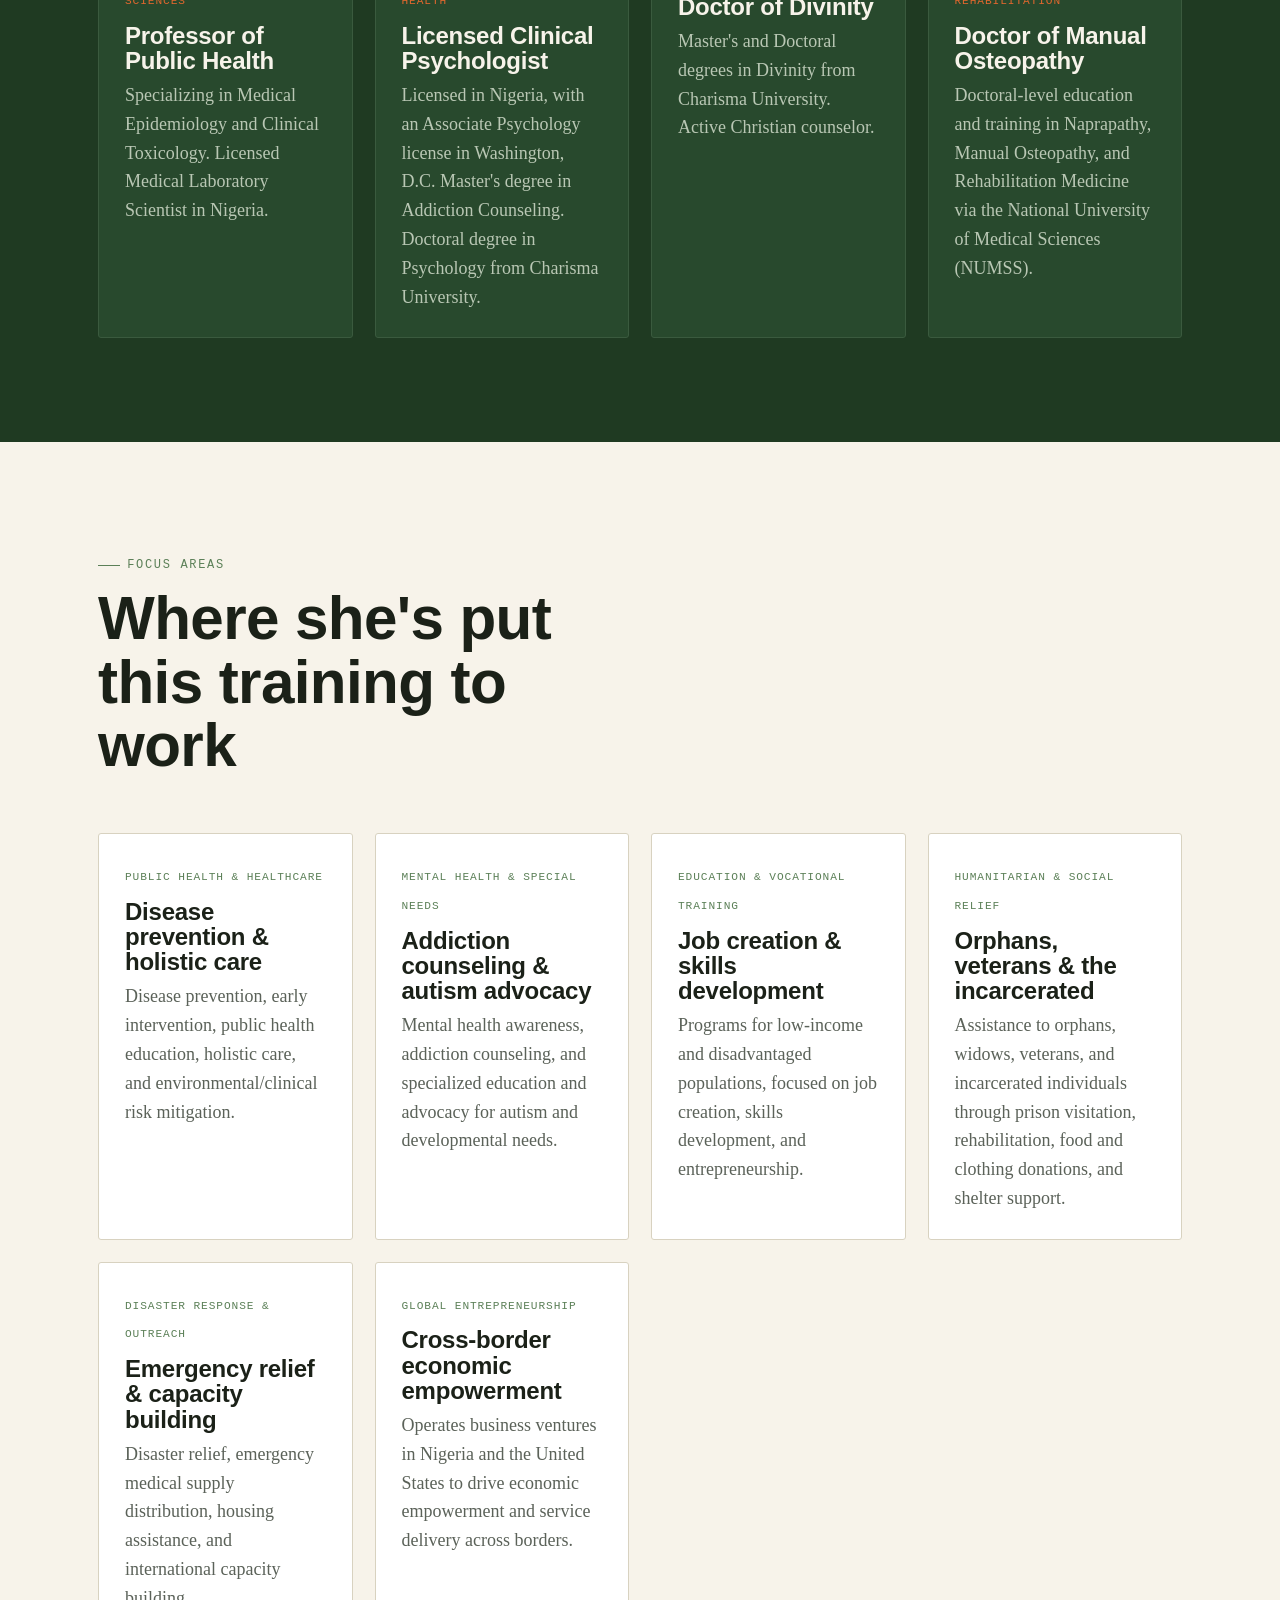
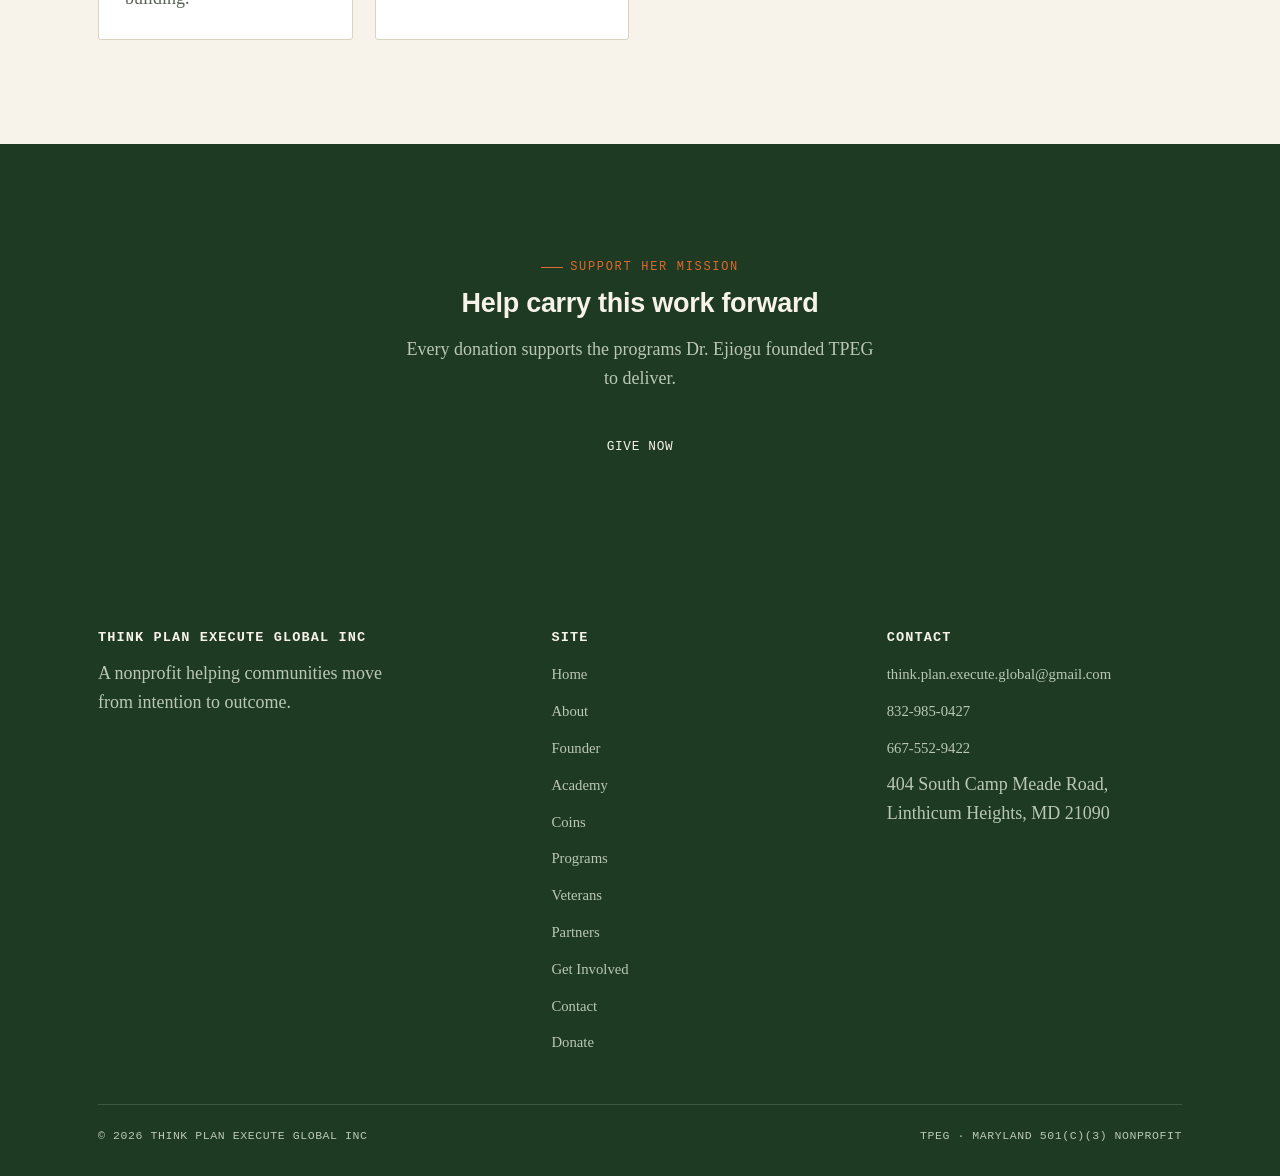
<file: founder.html>
<!DOCTYPE html>
<html lang="en">
<head>
<meta charset="UTF-8" />
<meta name="viewport" content="width=device-width, initial-scale=1.0" />
<title>Our Founder — TPEG Inc</title>
<meta name="description" content="Meet Professor Dr. Patricia Chinwe O.O. Ejiogu, President and Founder of Think Plan Execute Global Inc (TPEG)." />
<link rel="preconnect" href="https://fonts.googleapis.com">
<link href="https://fonts.googleapis.com/css2?family=Space+Grotesk:wght@500;600;700&family=Source+Serif+4:opsz,wght@8..60,400;8..60,600&family=IBM+Plex+Mono:wght@400;500&display=swap" rel="stylesheet">
<link rel="stylesheet" href="assets/styles.css" />
<link rel="icon" href="assets/tpeg-logo.png" type="image/png" />
<meta http-equiv="Content-Security-Policy" content="default-src 'self'; script-src 'self'; style-src 'self' 'unsafe-inline' https://fonts.googleapis.com; font-src https://fonts.gstatic.com; img-src 'self' data:; connect-src 'self'; base-uri 'self'; form-action 'self';" />
</head>
<body>

<header class="site-header">
  <div class="wrap">
    <a href="index.html" class="brand">
      <img src="assets/tpeg-logo.png" alt="TPEG logo" class="brand-logo" />
      TPEG <small>Inc.</small>
    </a>
    <nav class="primary-nav">
      <a href="index.html">Home</a>
      <a href="about.html">About</a>
      <a href="founder.html" class="active">Founder</a>
      <a href="academy.html">Academy</a>
      <a href="coins.html">Coins</a>
      <a href="programs.html">Programs</a>
      <a href="get-involved.html">Get Involved</a>
      <a href="contact.html">Contact</a>
      <a href="donate.html" class="cta">Donate</a>
    </nav>
    <button class="nav-toggle" aria-label="Toggle menu" aria-expanded="false">
      <svg width="18" height="18" viewBox="0 0 18 18" fill="none"><path d="M2 4H16M2 9H16M2 14H16" stroke="currentColor" stroke-width="1.6"/></svg>
    </button>
  </div>
</header>

<section class="hero" style="padding-bottom:60px;">
  <div class="grid-bg" aria-hidden="true"></div>
  <div class="wrap">
    <span class="eyebrow">Our founder</span>
    <h1 style="font-size:var(--step-3);max-width:22ch;">Professor Dr. Patricia Chinwe O.O. Ejiogu</h1>
    <p class="lede">PhDs, DN, DO (Manual Osteopath, EU Style), LEHP — President and Founder, Think Plan Execute Global Inc.</p>
  </div>
</section>

<section>
  <div class="wrap two-col">
    <div>
      <span class="eyebrow">Core mission</span>
      <h2 class="mt-0">Dedicated to serving humanity</h2>
      <p>Dr. Ejiogu is dedicated to serving humanity, empowering underserved populations, advancing global health, and creating sustainable community transformation. Her personal guiding framework: <strong>Think. Plan. Execute. Serve. Transform.</strong></p>
      <p>She founded TPEG — Think Plan Execute Global Inc — to put that framework to work at scale, building an organization that turns intention into delivered outcomes for the communities it serves.</p>
    </div>
    <div>
      <span class="eyebrow">Affiliations</span>
      <h2 class="mt-0" style="font-size:var(--step-2);">Global network</h2>
      <p class="text-muted">Affiliated with the International Circle of Faith (ICOF), alongside other global organizations, connecting TPEG's work to a wider international community of practice.</p>
    </div>
  </div>
</section>

<section class="on-ink">
  <div class="wrap">
    <div class="section-head">
      <span class="eyebrow">Credentials &amp; education</span>
      <h2>A multidisciplinary foundation</h2>
      <p class="lede text-muted">Public health, psychology, divinity, and manual medicine — trained across the fields TPEG's programs draw on.</p>
    </div>
    <div class="card-grid">
      <div class="card" style="background:var(--ink-soft);border-color:var(--line-onink);">
        <span class="tag" style="color:var(--gold);">Public health &amp; medical sciences</span>
        <h3 style="color:var(--text-onink);">Professor of Public Health</h3>
        <p class="text-muted">Specializing in Medical Epidemiology and Clinical Toxicology. Licensed Medical Laboratory Scientist in Nigeria.</p>
      </div>
      <div class="card" style="background:var(--ink-soft);border-color:var(--line-onink);">
        <span class="tag" style="color:var(--gold);">Psychology &amp; behavioral health</span>
        <h3 style="color:var(--text-onink);">Licensed Clinical Psychologist</h3>
        <p class="text-muted">Licensed in Nigeria, with an Associate Psychology license in Washington, D.C. Master's degree in Addiction Counseling. Doctoral degree in Psychology from Charisma University.</p>
      </div>
      <div class="card" style="background:var(--ink-soft);border-color:var(--line-onink);">
        <span class="tag" style="color:var(--gold);">Divinity &amp; counseling</span>
        <h3 style="color:var(--text-onink);">Doctor of Divinity</h3>
        <p class="text-muted">Master's and Doctoral degrees in Divinity from Charisma University. Active Christian counselor.</p>
      </div>
      <div class="card" style="background:var(--ink-soft);border-color:var(--line-onink);">
        <span class="tag" style="color:var(--gold);">Manual healthcare &amp; rehabilitation</span>
        <h3 style="color:var(--text-onink);">Doctor of Manual Osteopathy</h3>
        <p class="text-muted">Doctoral-level education and training in Naprapathy, Manual Osteopathy, and Rehabilitation Medicine via the National University of Medical Sciences (NUMSS).</p>
      </div>
    </div>
  </div>
</section>

<section>
  <div class="wrap">
    <div class="section-head">
      <span class="eyebrow">Focus areas</span>
      <h2>Where she's put this training to work</h2>
    </div>
    <div class="card-grid">
      <div class="card">
        <span class="tag">Public health &amp; healthcare</span>
        <h3>Disease prevention &amp; holistic care</h3>
        <p>Disease prevention, early intervention, public health education, holistic care, and environmental/clinical risk mitigation.</p>
      </div>
      <div class="card">
        <span class="tag">Mental health &amp; special needs</span>
        <h3>Addiction counseling &amp; autism advocacy</h3>
        <p>Mental health awareness, addiction counseling, and specialized education and advocacy for autism and developmental needs.</p>
      </div>
      <div class="card">
        <span class="tag">Education &amp; vocational training</span>
        <h3>Job creation &amp; skills development</h3>
        <p>Programs for low-income and disadvantaged populations, focused on job creation, skills development, and entrepreneurship.</p>
      </div>
      <div class="card">
        <span class="tag">Humanitarian &amp; social relief</span>
        <h3>Orphans, veterans &amp; the incarcerated</h3>
        <p>Assistance to orphans, widows, veterans, and incarcerated individuals through prison visitation, rehabilitation, food and clothing donations, and shelter support.</p>
      </div>
      <div class="card">
        <span class="tag">Disaster response &amp; outreach</span>
        <h3>Emergency relief &amp; capacity building</h3>
        <p>Disaster relief, emergency medical supply distribution, housing assistance, and international capacity building.</p>
      </div>
      <div class="card">
        <span class="tag">Global entrepreneurship</span>
        <h3>Cross-border economic empowerment</h3>
        <p>Operates business ventures in Nigeria and the United States to drive economic empowerment and service delivery across borders.</p>
      </div>
    </div>
  </div>
</section>

<section class="on-ink" style="text-align:center;">
  <div class="wrap">
    <span class="eyebrow" style="justify-content:center;">Support her mission</span>
    <h2 style="max-width:26ch;margin:0 auto 18px;">Help carry this work forward</h2>
    <p class="text-muted" style="max-width:52ch;margin:0 auto 30px;">Every donation supports the programs Dr. Ejiogu founded TPEG to deliver.</p>
    <a href="donate.html" class="btn btn-primary">Give now</a>
  </div>
</section>

<footer class="site-footer">
  <div class="wrap">
    <div class="footer-grid">
      <div>
        <h4>Think Plan Execute Global Inc</h4>
        <p style="max-width:34ch;color:var(--text-onink-muted);">A nonprofit helping communities move from intention to outcome.</p>
      </div>
      <div>
        <h4>Site</h4>
        <ul>
          <li><a href="index.html">Home</a></li>
          <li><a href="about.html">About</a></li>
          <li><a href="founder.html">Founder</a></li>
          <li><a href="academy.html">Academy</a></li>
          <li><a href="coins.html">Coins</a></li>
          <li><a href="programs.html">Programs</a></li>
          <li><a href="veterans.html">Veterans</a></li>
          <li><a href="partners.html">Partners</a></li>
          <li><a href="get-involved.html">Get Involved</a></li>
          <li><a href="contact.html">Contact</a></li>
          <li><a href="donate.html">Donate</a></li>
        </ul>
      </div>
      <div>
        <h4>Contact</h4>
        <ul>
          <li><a href="mailto:think.plan.execute.global@gmail.com">think.plan.execute.global@gmail.com</a></li>
          <li><a href="tel:+18329850427">832-985-0427</a></li>
          <li><a href="tel:+16675529422">667-552-9422</a></li>
          <li>404 South Camp Meade Road, Linthicum Heights, MD 21090</li>
        </ul>
      </div>
    </div>
    <div class="footer-bottom">
      <span>&copy; <span id="year"></span> Think Plan Execute Global Inc</span>
      <span>TPEG &middot; Maryland 501(c)(3) nonprofit</span>
    </div>
  </div>
</footer>

<script src="assets/script.js"></script>
</body>
</html>
</file>
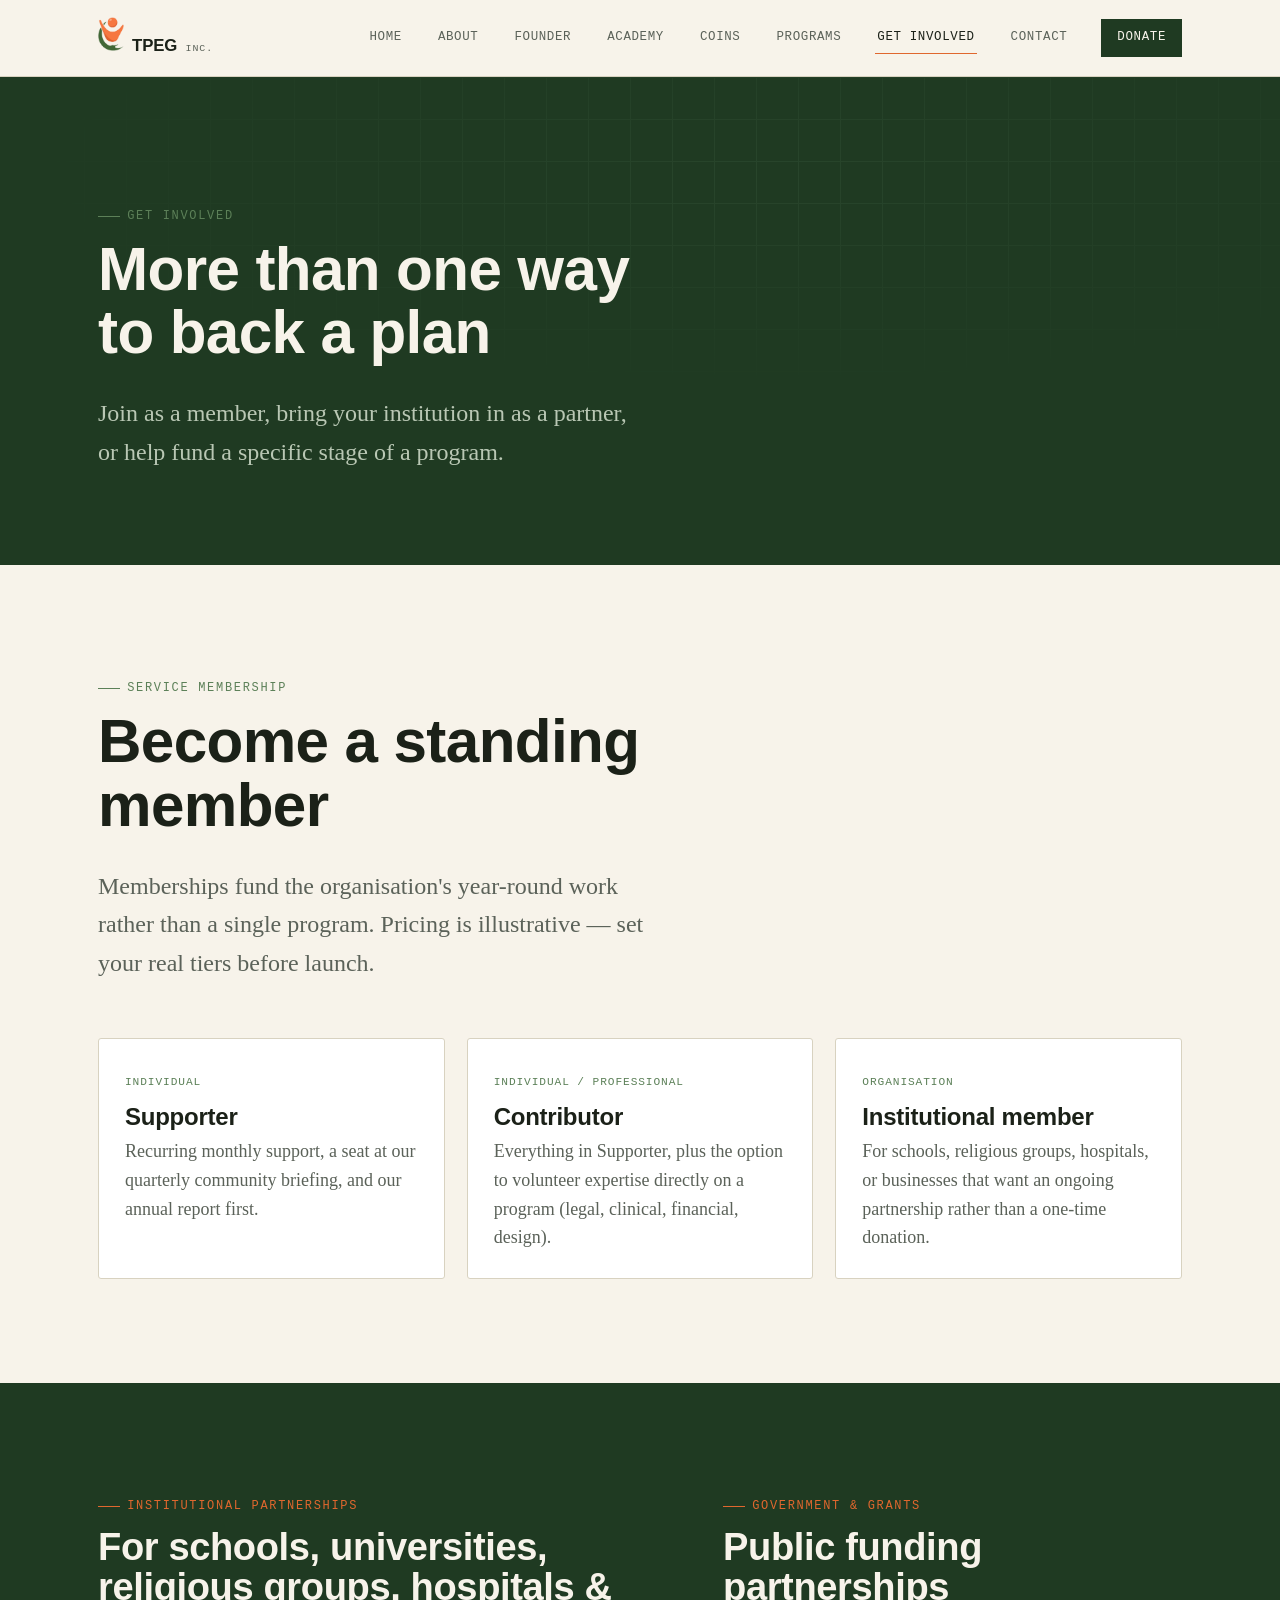
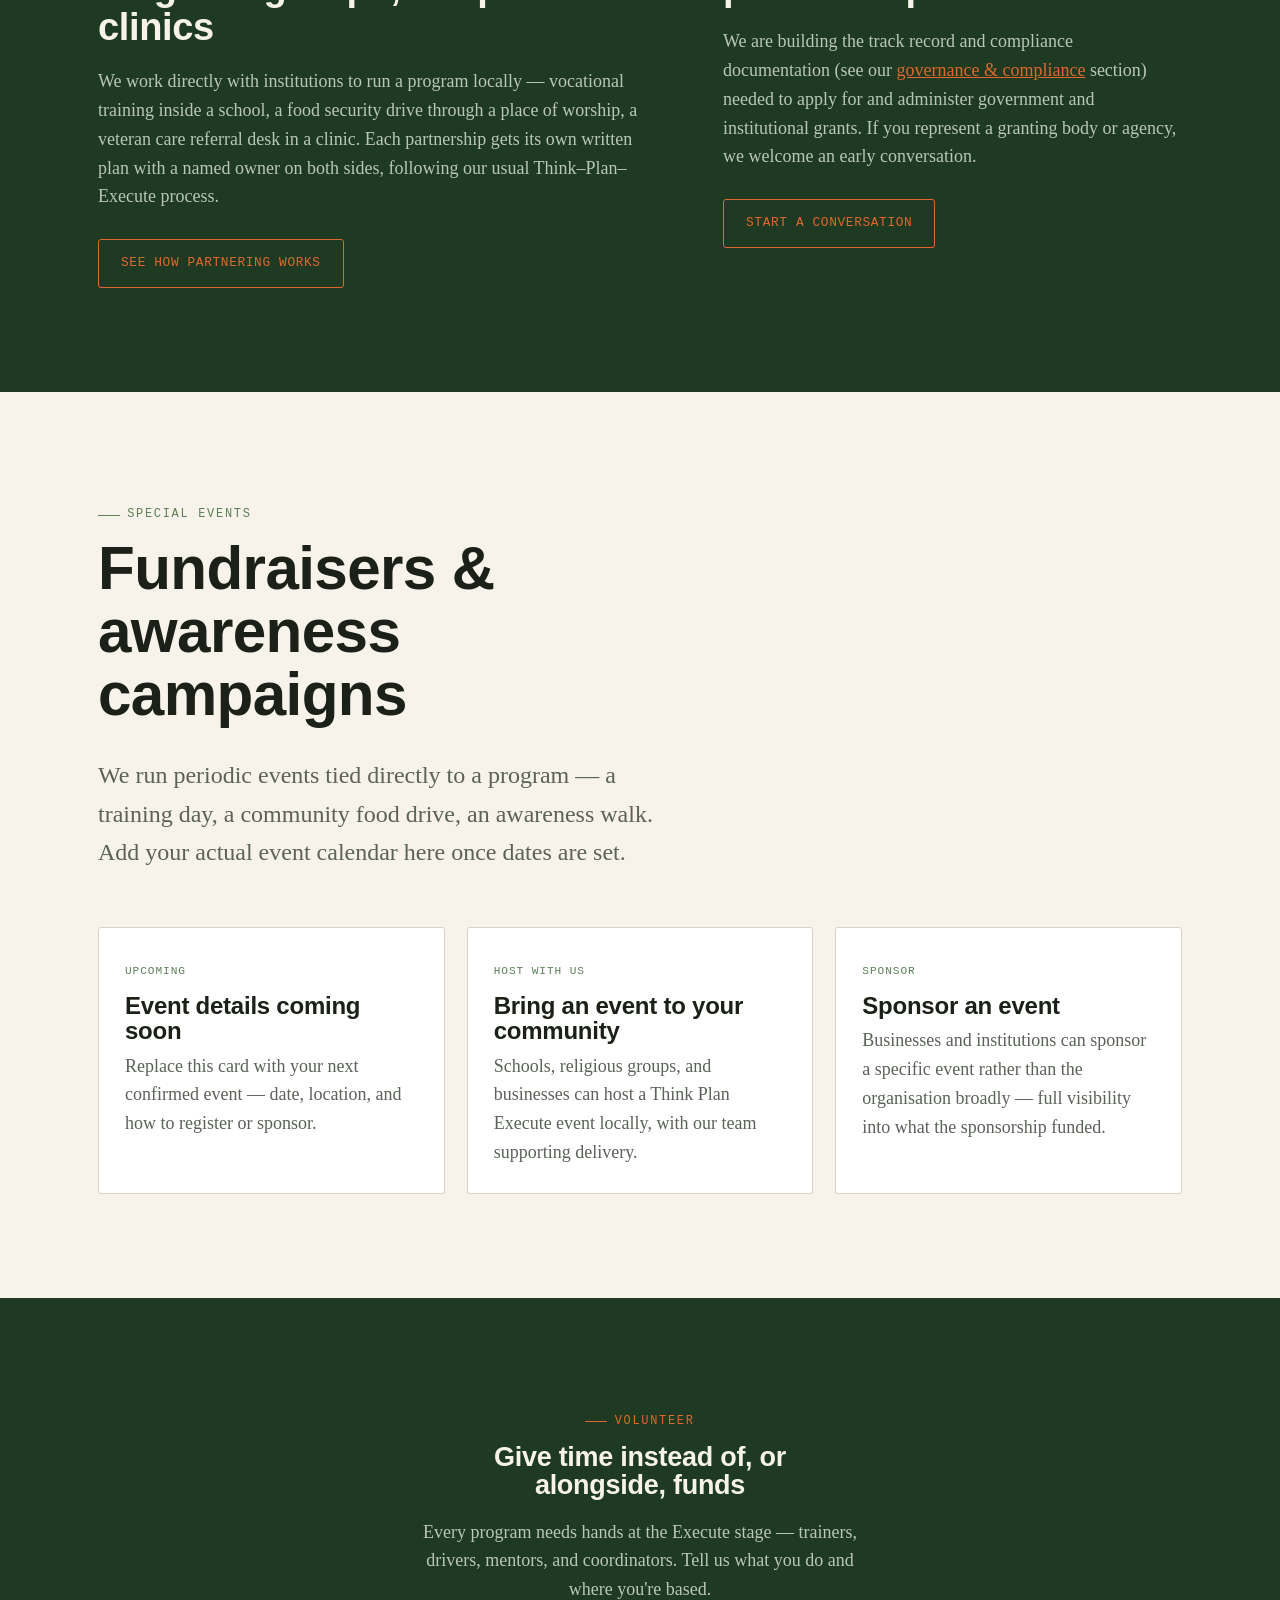
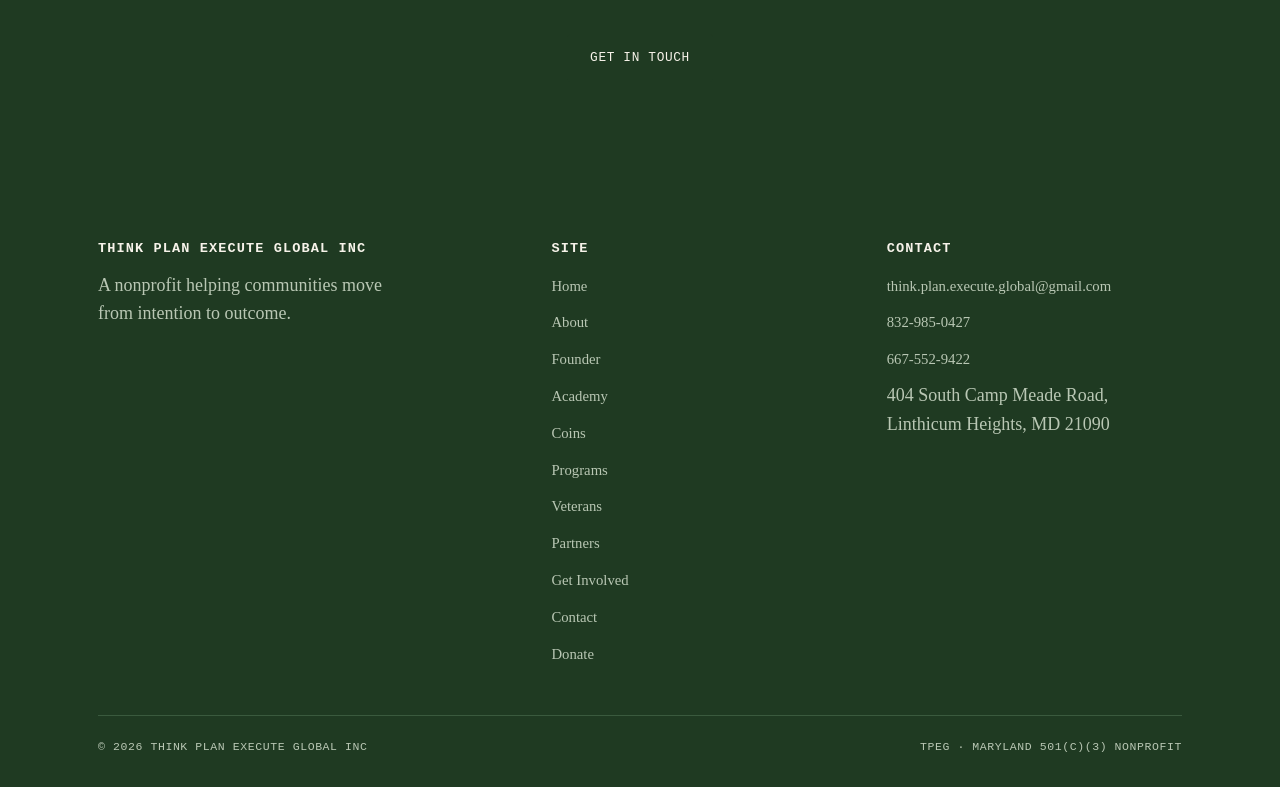
<file: get-involved.html>
<!DOCTYPE html>
<html lang="en">
<head>
<meta charset="UTF-8" />
<meta name="viewport" content="width=device-width, initial-scale=1.0" />
<title>Get Involved — TPEG Inc</title>
<meta name="description" content="Join as a member, host a special event, partner your institution, or explore government grant partnerships with TPEG Inc." />
<link rel="preconnect" href="https://fonts.googleapis.com">
<link href="https://fonts.googleapis.com/css2?family=Space+Grotesk:wght@500;600;700&family=Source+Serif+4:opsz,wght@8..60,400;8..60,600&family=IBM+Plex+Mono:wght@400;500&display=swap" rel="stylesheet">
<link rel="stylesheet" href="assets/styles.css" />
<link rel="icon" href="assets/tpeg-logo.png" type="image/png" />
<meta http-equiv="Content-Security-Policy" content="default-src 'self'; script-src 'self'; style-src 'self' 'unsafe-inline' https://fonts.googleapis.com; font-src https://fonts.gstatic.com; img-src 'self' data:; connect-src 'self'; base-uri 'self'; form-action 'self';" />
</head>
<body>

<header class="site-header">
  <div class="wrap">
    <a href="index.html" class="brand">
      <img src="assets/tpeg-logo.png" alt="TPEG logo" class="brand-logo" />
      TPEG <small>Inc.</small>
    </a>
    <nav class="primary-nav">
      <a href="index.html">Home</a>
      <a href="about.html">About</a>
      <a href="founder.html">Founder</a>
      <a href="academy.html">Academy</a>
      <a href="coins.html">Coins</a>
      <a href="programs.html">Programs</a>
      <a href="get-involved.html" class="active">Get Involved</a>
      <a href="contact.html">Contact</a>
      <a href="donate.html" class="cta">Donate</a>
    </nav>
    <button class="nav-toggle" aria-label="Toggle menu" aria-expanded="false">
      <svg width="18" height="18" viewBox="0 0 18 18" fill="none"><path d="M2 4H16M2 9H16M2 14H16" stroke="currentColor" stroke-width="1.6"/></svg>
    </button>
  </div>
</header>

<section class="hero" style="padding-bottom:60px;">
  <div class="grid-bg" aria-hidden="true"></div>
  <div class="wrap">
    <span class="eyebrow">Get involved</span>
    <h1 style="font-size:var(--step-3);max-width:18ch;">More than one way to back a plan</h1>
    <p class="lede">Join as a member, bring your institution in as a partner, or help fund a specific stage of a program.</p>
  </div>
</section>

<section>
  <div class="wrap">
    <div class="section-head">
      <span class="eyebrow">Service membership</span>
      <h2>Become a standing member</h2>
      <p class="lede">Memberships fund the organisation's year-round work rather than a single program. Pricing is illustrative — set your real tiers before launch.</p>
    </div>
    <div class="card-grid">
      <div class="card">
        <span class="tag">Individual</span>
        <h3>Supporter</h3>
        <p>Recurring monthly support, a seat at our quarterly community briefing, and our annual report first.</p>
      </div>
      <div class="card">
        <span class="tag">Individual / Professional</span>
        <h3>Contributor</h3>
        <p>Everything in Supporter, plus the option to volunteer expertise directly on a program (legal, clinical, financial, design).</p>
      </div>
      <div class="card">
        <span class="tag">Organisation</span>
        <h3>Institutional member</h3>
        <p>For schools, religious groups, hospitals, or businesses that want an ongoing partnership rather than a one-time donation.</p>
      </div>
    </div>
  </div>
</section>

<section class="on-ink">
  <div class="wrap two-col">
    <div>
      <span class="eyebrow">Institutional partnerships</span>
      <h2 class="mt-0" style="font-size:var(--step-2);">For schools, universities, religious groups, hospitals &amp; clinics</h2>
      <p class="text-muted">We work directly with institutions to run a program locally — vocational training inside a school, a food security drive through a place of worship, a veteran care referral desk in a clinic. Each partnership gets its own written plan with a named owner on both sides, following our usual Think–Plan–Execute process.</p>
      <a href="partners.html" class="btn btn-onink" style="margin-top:10px;">See how partnering works</a>
    </div>
    <div>
      <span class="eyebrow">Government &amp; grants</span>
      <h2 class="mt-0" style="font-size:var(--step-2);">Public funding partnerships</h2>
      <p class="text-muted">We are building the track record and compliance documentation (see our <a href="about.html" style="color:var(--gold);">governance &amp; compliance</a> section) needed to apply for and administer government and institutional grants. If you represent a granting body or agency, we welcome an early conversation.</p>
      <a href="contact.html" class="btn btn-onink" style="margin-top:10px;">Start a conversation</a>
    </div>
  </div>
</section>

<section>
  <div class="wrap">
    <div class="section-head">
      <span class="eyebrow">Special events</span>
      <h2>Fundraisers &amp; awareness campaigns</h2>
      <p class="lede">We run periodic events tied directly to a program — a training day, a community food drive, an awareness walk. Add your actual event calendar here once dates are set.</p>
    </div>
    <div class="card-grid">
      <div class="card">
        <span class="tag">Upcoming</span>
        <h3>Event details coming soon</h3>
        <p>Replace this card with your next confirmed event — date, location, and how to register or sponsor.</p>
      </div>
      <div class="card">
        <span class="tag">Host with us</span>
        <h3>Bring an event to your community</h3>
        <p>Schools, religious groups, and businesses can host a Think Plan Execute event locally, with our team supporting delivery.</p>
      </div>
      <div class="card">
        <span class="tag">Sponsor</span>
        <h3>Sponsor an event</h3>
        <p>Businesses and institutions can sponsor a specific event rather than the organisation broadly — full visibility into what the sponsorship funded.</p>
      </div>
    </div>
  </div>
</section>

<section class="on-ink" style="text-align:center;">
  <div class="wrap">
    <span class="eyebrow" style="justify-content:center;">Volunteer</span>
    <h2 style="max-width:22ch;margin:0 auto 18px;">Give time instead of, or alongside, funds</h2>
    <p class="text-muted" style="max-width:50ch;margin:0 auto 30px;">Every program needs hands at the Execute stage — trainers, drivers, mentors, and coordinators. Tell us what you do and where you're based.</p>
    <a href="contact.html" class="btn btn-primary">Get in touch</a>
  </div>
</section>

<footer class="site-footer">
  <div class="wrap">
    <div class="footer-grid">
      <div>
        <h4>Think Plan Execute Global Inc</h4>
        <p style="max-width:34ch;color:var(--text-onink-muted);">A nonprofit helping communities move from intention to outcome.</p>
      </div>
      <div>
        <h4>Site</h4>
        <ul>
          <li><a href="index.html">Home</a></li>
          <li><a href="about.html">About</a></li>
          <li><a href="founder.html">Founder</a></li>
          <li><a href="academy.html">Academy</a></li>
          <li><a href="coins.html">Coins</a></li>
          <li><a href="programs.html">Programs</a></li>
          <li><a href="veterans.html">Veterans</a></li>
          <li><a href="partners.html">Partners</a></li>
          <li><a href="get-involved.html">Get Involved</a></li>
          <li><a href="contact.html">Contact</a></li>
          <li><a href="donate.html">Donate</a></li>
        </ul>
      </div>
      <div>
        <h4>Contact</h4>
        <ul>
          <li><a href="mailto:think.plan.execute.global@gmail.com">think.plan.execute.global@gmail.com</a></li>
          <li><a href="tel:+18329850427">832-985-0427</a></li>
          <li><a href="tel:+16675529422">667-552-9422</a></li>
          <li>404 South Camp Meade Road, Linthicum Heights, MD 21090</li>
        </ul>
      </div>
    </div>
    <div class="footer-bottom">
      <span>&copy; <span id="year"></span> Think Plan Execute Global Inc</span>
      <span>TPEG &middot; Maryland 501(c)(3) nonprofit</span>
    </div>
  </div>
</footer>

<script src="assets/script.js"></script>
</body>
</html>
</file>
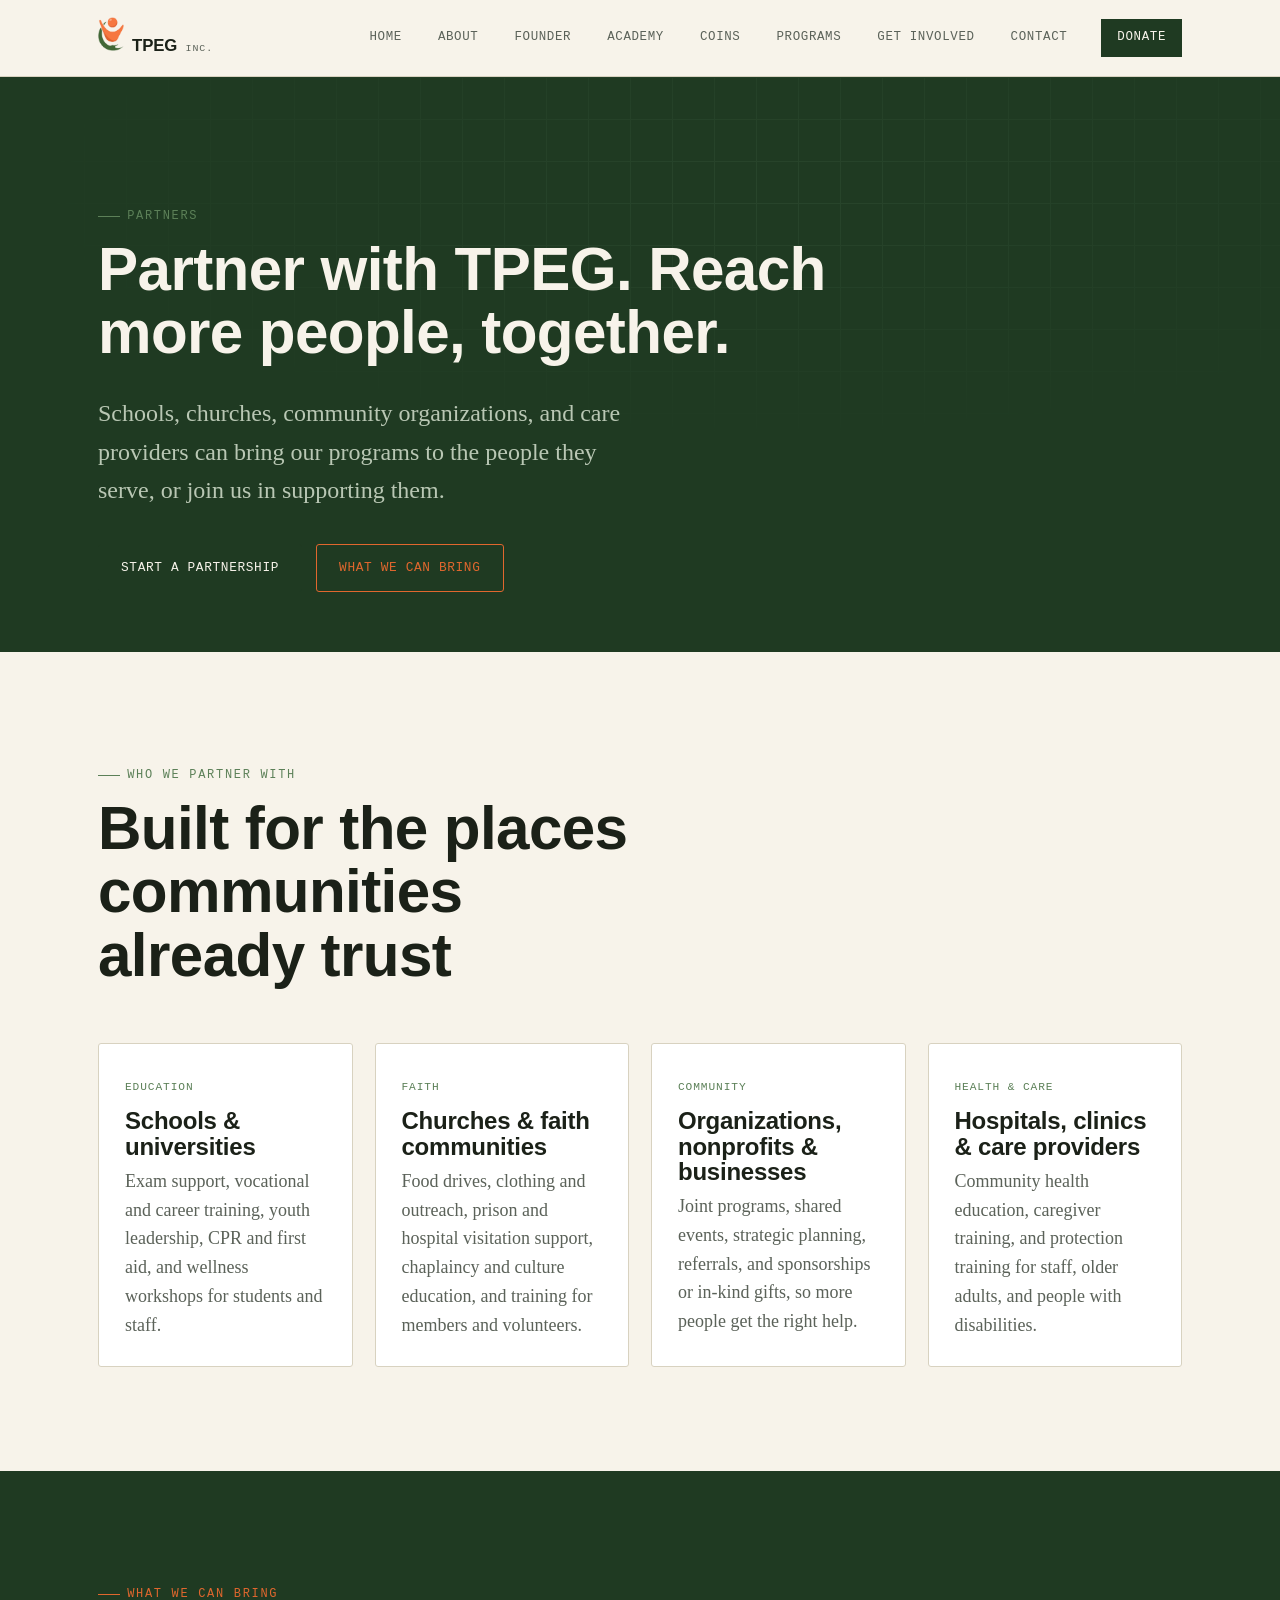
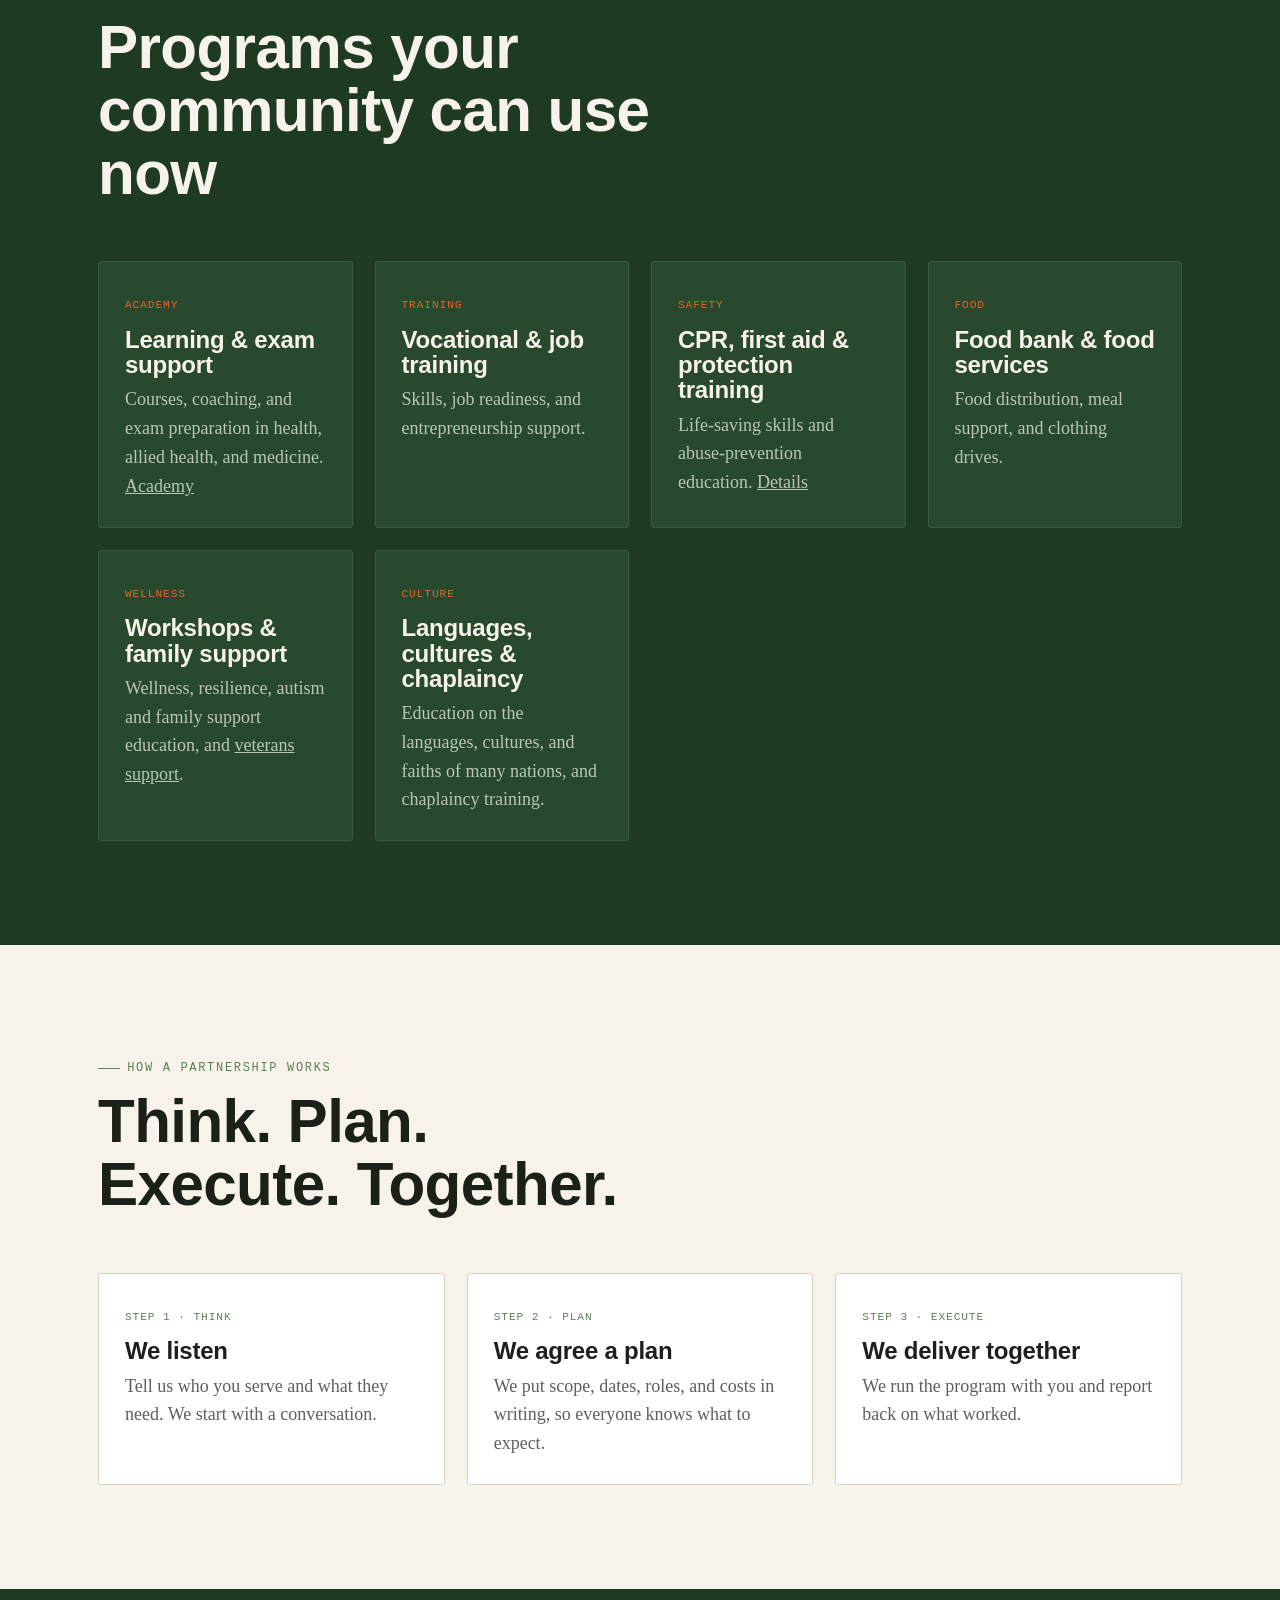
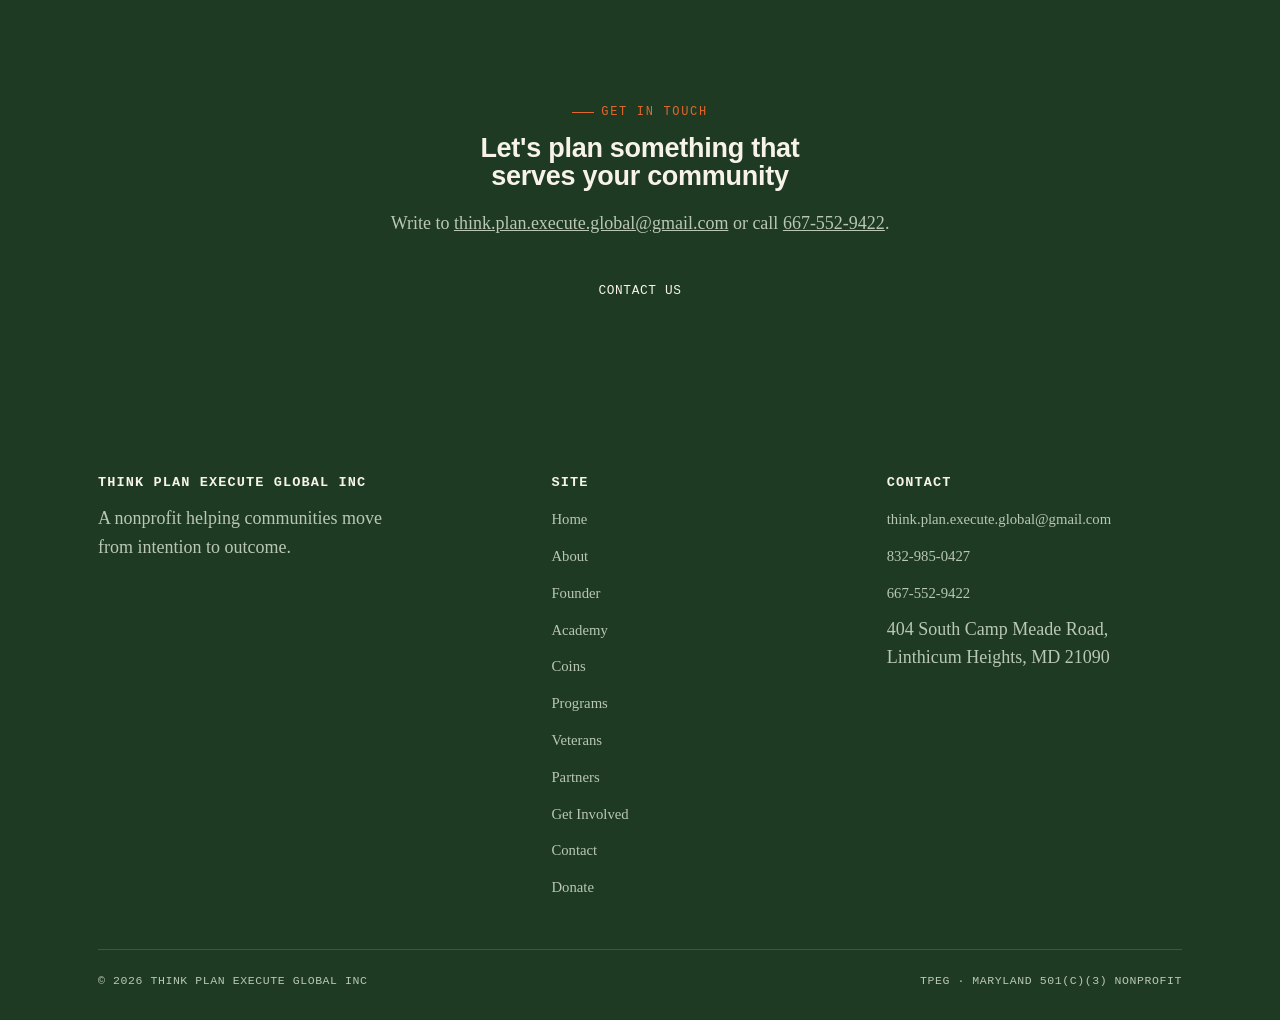
<file: partners.html>
<!DOCTYPE html>
<html lang="en">
<head>
<meta charset="UTF-8" />
<meta name="viewport" content="width=device-width, initial-scale=1.0" />
<title>Partners — TPEG Inc</title>
<meta name="description" content="Partner with Think Plan Execute Global Inc: schools, churches, community organizations, hospitals, and businesses can bring TPEG programs to their communities." />
<link rel="preconnect" href="https://fonts.googleapis.com">
<link href="https://fonts.googleapis.com/css2?family=Space+Grotesk:wght@500;600;700&family=Source+Serif+4:opsz,wght@8..60,400;8..60,600&family=IBM+Plex+Mono:wght@400;500&display=swap" rel="stylesheet">
<link rel="stylesheet" href="assets/styles.css" />
<link rel="icon" href="assets/tpeg-logo.png" type="image/png" />
<meta http-equiv="Content-Security-Policy" content="default-src 'self'; script-src 'self'; style-src 'self' 'unsafe-inline' https://fonts.googleapis.com; font-src https://fonts.gstatic.com; img-src 'self' data:; connect-src 'self'; base-uri 'self'; form-action 'self';" />
</head>
<body>

<header class="site-header">
  <div class="wrap">
    <a href="index.html" class="brand">
      <img src="assets/tpeg-logo.png" alt="TPEG logo" class="brand-logo" />
      TPEG <small>Inc.</small>
    </a>
    <nav class="primary-nav">
      <a href="index.html">Home</a>
      <a href="about.html">About</a>
      <a href="founder.html">Founder</a>
      <a href="academy.html">Academy</a>
      <a href="coins.html">Coins</a>
      <a href="programs.html">Programs</a>
      <a href="get-involved.html">Get Involved</a>
      <a href="contact.html">Contact</a>
      <a href="donate.html" class="cta">Donate</a>
    </nav>
    <button class="nav-toggle" aria-label="Toggle menu" aria-expanded="false">
      <svg width="18" height="18" viewBox="0 0 18 18" fill="none"><path d="M2 4H16M2 9H16M2 14H16" stroke="currentColor" stroke-width="1.6"/></svg>
    </button>
  </div>
</header>

<section class="hero" style="padding-bottom:60px;">
  <div class="grid-bg" aria-hidden="true"></div>
  <div class="wrap">
    <span class="eyebrow">Partners</span>
    <h1 style="font-size:var(--step-3);max-width:22ch;">Partner with TPEG. Reach more people, together.</h1>
    <p class="lede">Schools, churches, community organizations, and care providers can bring our programs to the people they serve, or join us in supporting them.</p>
    <div class="cta-row">
      <a href="contact.html" class="btn btn-primary">Start a partnership</a>
      <a href="#bring" class="btn btn-onink">What we can bring</a>
    </div>
  </div>
</section>

<section>
  <div class="wrap">
    <div class="section-head">
      <span class="eyebrow">Who we partner with</span>
      <h2>Built for the places communities already trust</h2>
    </div>
    <div class="card-grid">
      <div class="card">
        <span class="tag">Education</span>
        <h3>Schools &amp; universities</h3>
        <p>Exam support, vocational and career training, youth leadership, CPR and first aid, and wellness workshops for students and staff.</p>
      </div>
      <div class="card">
        <span class="tag">Faith</span>
        <h3>Churches &amp; faith communities</h3>
        <p>Food drives, clothing and outreach, prison and hospital visitation support, chaplaincy and culture education, and training for members and volunteers.</p>
      </div>
      <div class="card">
        <span class="tag">Community</span>
        <h3>Organizations, nonprofits &amp; businesses</h3>
        <p>Joint programs, shared events, strategic planning, referrals, and sponsorships or in-kind gifts, so more people get the right help.</p>
      </div>
      <div class="card">
        <span class="tag">Health &amp; care</span>
        <h3>Hospitals, clinics &amp; care providers</h3>
        <p>Community health education, caregiver training, and protection training for staff, older adults, and people with disabilities.</p>
      </div>
    </div>
  </div>
</section>

<section class="on-ink" id="bring">
  <div class="wrap">
    <div class="section-head">
      <span class="eyebrow">What we can bring</span>
      <h2>Programs your community can use now</h2>
    </div>
    <div class="card-grid">
      <div class="card" style="background:var(--ink-soft);border-color:var(--line-onink);"><span class="tag" style="color:var(--gold);">Academy</span><h3 style="color:var(--text-onink);">Learning &amp; exam support</h3><p class="text-muted">Courses, coaching, and exam preparation in health, allied health, and medicine. <a href="academy.html">Academy</a></p></div>
      <div class="card" style="background:var(--ink-soft);border-color:var(--line-onink);"><span class="tag" style="color:var(--gold);">Training</span><h3 style="color:var(--text-onink);">Vocational &amp; job training</h3><p class="text-muted">Skills, job readiness, and entrepreneurship support.</p></div>
      <div class="card" style="background:var(--ink-soft);border-color:var(--line-onink);"><span class="tag" style="color:var(--gold);">Safety</span><h3 style="color:var(--text-onink);">CPR, first aid &amp; protection training</h3><p class="text-muted">Life-saving skills and abuse-prevention education. <a href="academy.html#safety-training">Details</a></p></div>
      <div class="card" style="background:var(--ink-soft);border-color:var(--line-onink);"><span class="tag" style="color:var(--gold);">Food</span><h3 style="color:var(--text-onink);">Food bank &amp; food services</h3><p class="text-muted">Food distribution, meal support, and clothing drives.</p></div>
      <div class="card" style="background:var(--ink-soft);border-color:var(--line-onink);"><span class="tag" style="color:var(--gold);">Wellness</span><h3 style="color:var(--text-onink);">Workshops &amp; family support</h3><p class="text-muted">Wellness, resilience, autism and family support education, and <a href="veterans.html">veterans support</a>.</p></div>
      <div class="card" style="background:var(--ink-soft);border-color:var(--line-onink);"><span class="tag" style="color:var(--gold);">Culture</span><h3 style="color:var(--text-onink);">Languages, cultures &amp; chaplaincy</h3><p class="text-muted">Education on the languages, cultures, and faiths of many nations, and chaplaincy training.</p></div>
    </div>
  </div>
</section>

<section>
  <div class="wrap">
    <div class="section-head">
      <span class="eyebrow">How a partnership works</span>
      <h2>Think. Plan. Execute. Together.</h2>
    </div>
    <div class="card-grid">
      <div class="card"><span class="tag">Step 1 &middot; Think</span><h3>We listen</h3><p>Tell us who you serve and what they need. We start with a conversation.</p></div>
      <div class="card"><span class="tag">Step 2 &middot; Plan</span><h3>We agree a plan</h3><p>We put scope, dates, roles, and costs in writing, so everyone knows what to expect.</p></div>
      <div class="card"><span class="tag">Step 3 &middot; Execute</span><h3>We deliver together</h3><p>We run the program with you and report back on what worked.</p></div>
    </div>
  </div>
</section>

<section class="on-ink" style="text-align:center;">
  <div class="wrap">
    <span class="eyebrow" style="justify-content:center;">Get in touch</span>
    <h2 style="max-width:24ch;margin:0 auto 18px;">Let's plan something that serves your community</h2>
    <p class="text-muted" style="max-width:56ch;margin:0 auto 30px;">Write to <a href="mailto:think.plan.execute.global@gmail.com">think.plan.execute.global@gmail.com</a> or call <a href="tel:+16675529422">667-552-9422</a>.</p>
    <a href="contact.html" class="btn btn-primary">Contact us</a>
  </div>
</section>

<footer class="site-footer">
  <div class="wrap">
    <div class="footer-grid">
      <div>
        <h4>Think Plan Execute Global Inc</h4>
        <p style="max-width:34ch;color:var(--text-onink-muted);">A nonprofit helping communities move from intention to outcome.</p>
      </div>
      <div>
        <h4>Site</h4>
        <ul>
          <li><a href="index.html">Home</a></li>
          <li><a href="about.html">About</a></li>
          <li><a href="founder.html">Founder</a></li>
          <li><a href="academy.html">Academy</a></li>
          <li><a href="coins.html">Coins</a></li>
          <li><a href="programs.html">Programs</a></li>
          <li><a href="veterans.html">Veterans</a></li>
          <li><a href="partners.html">Partners</a></li>
          <li><a href="get-involved.html">Get Involved</a></li>
          <li><a href="contact.html">Contact</a></li>
          <li><a href="donate.html">Donate</a></li>
        </ul>
      </div>
      <div>
        <h4>Contact</h4>
        <ul>
          <li><a href="mailto:think.plan.execute.global@gmail.com">think.plan.execute.global@gmail.com</a></li>
          <li><a href="tel:+18329850427">832-985-0427</a></li>
          <li><a href="tel:+16675529422">667-552-9422</a></li>
          <li>404 South Camp Meade Road, Linthicum Heights, MD 21090</li>
        </ul>
      </div>
    </div>
    <div class="footer-bottom">
      <span>&copy; <span id="year"></span> Think Plan Execute Global Inc</span>
      <span>TPEG &middot; Maryland 501(c)(3) nonprofit</span>
    </div>
  </div>
</footer>
<script src="assets/script.js"></script>
</body>
</html>
</file>
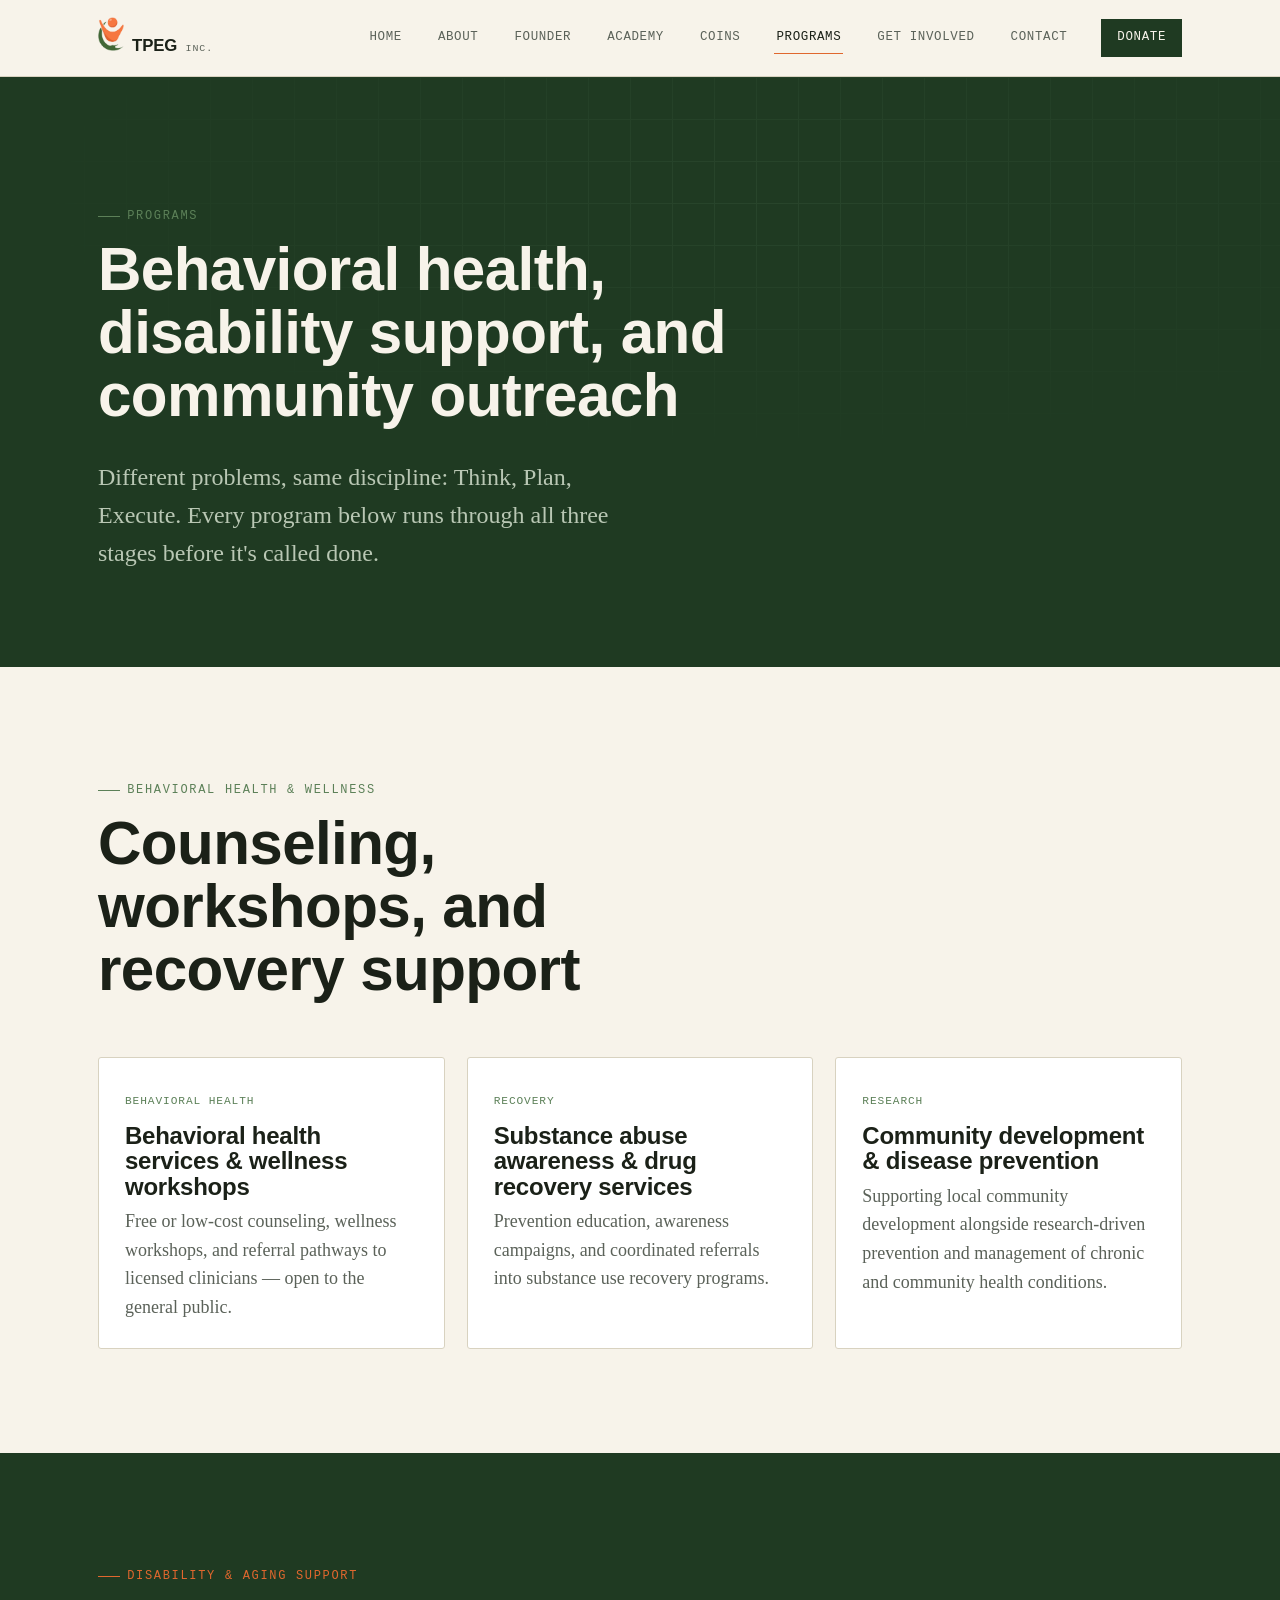
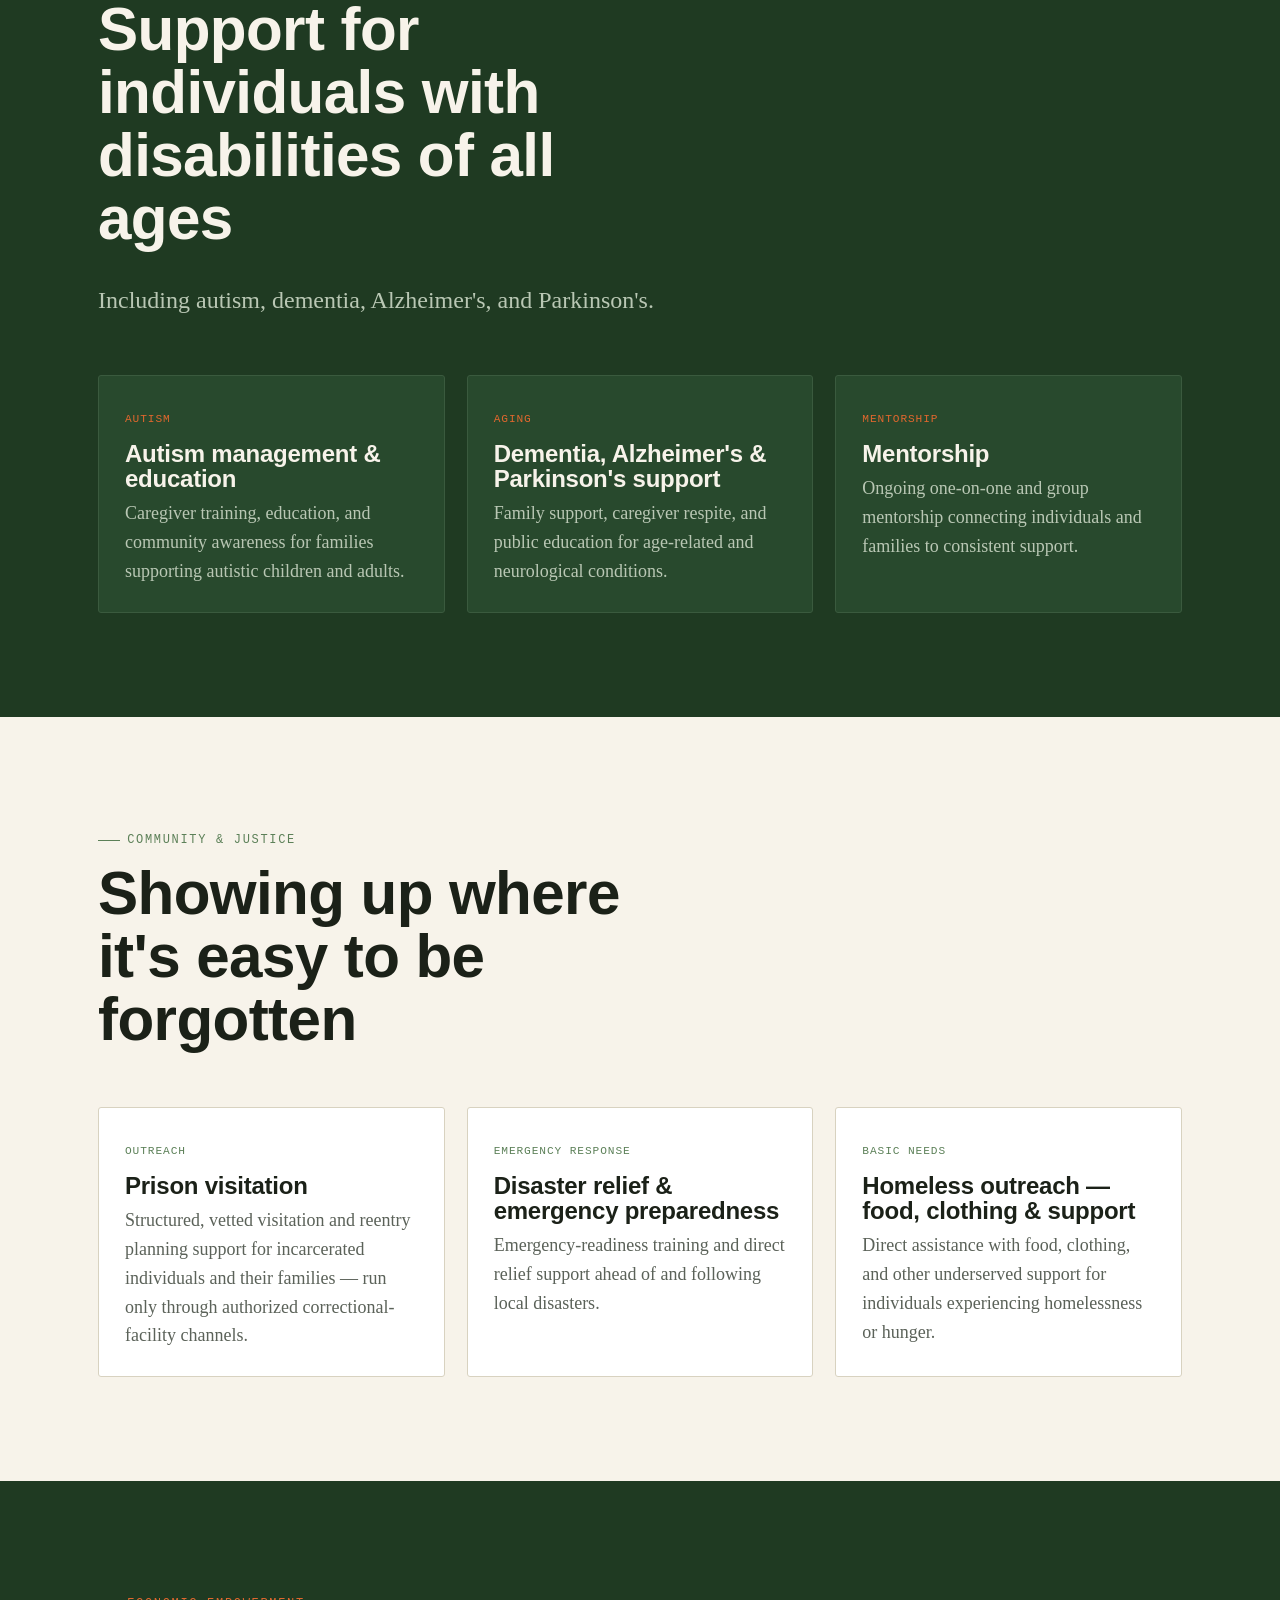
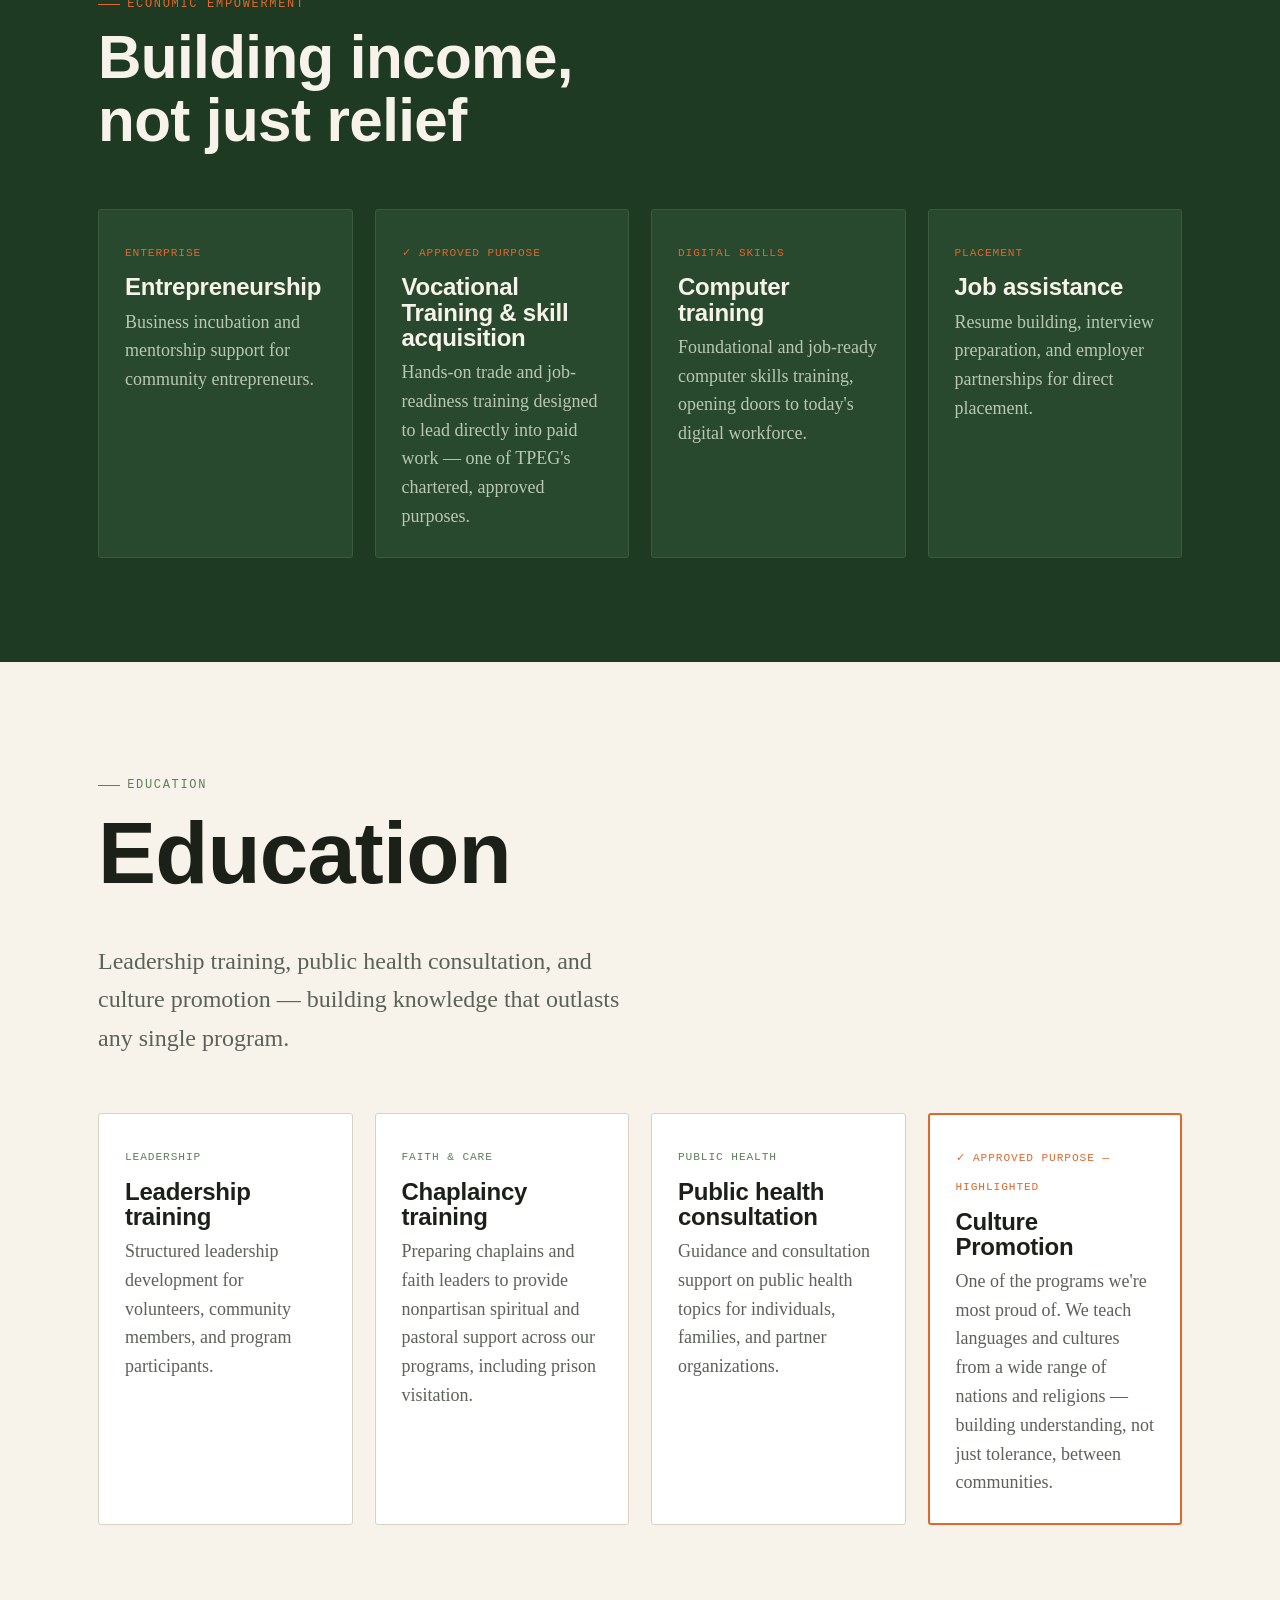
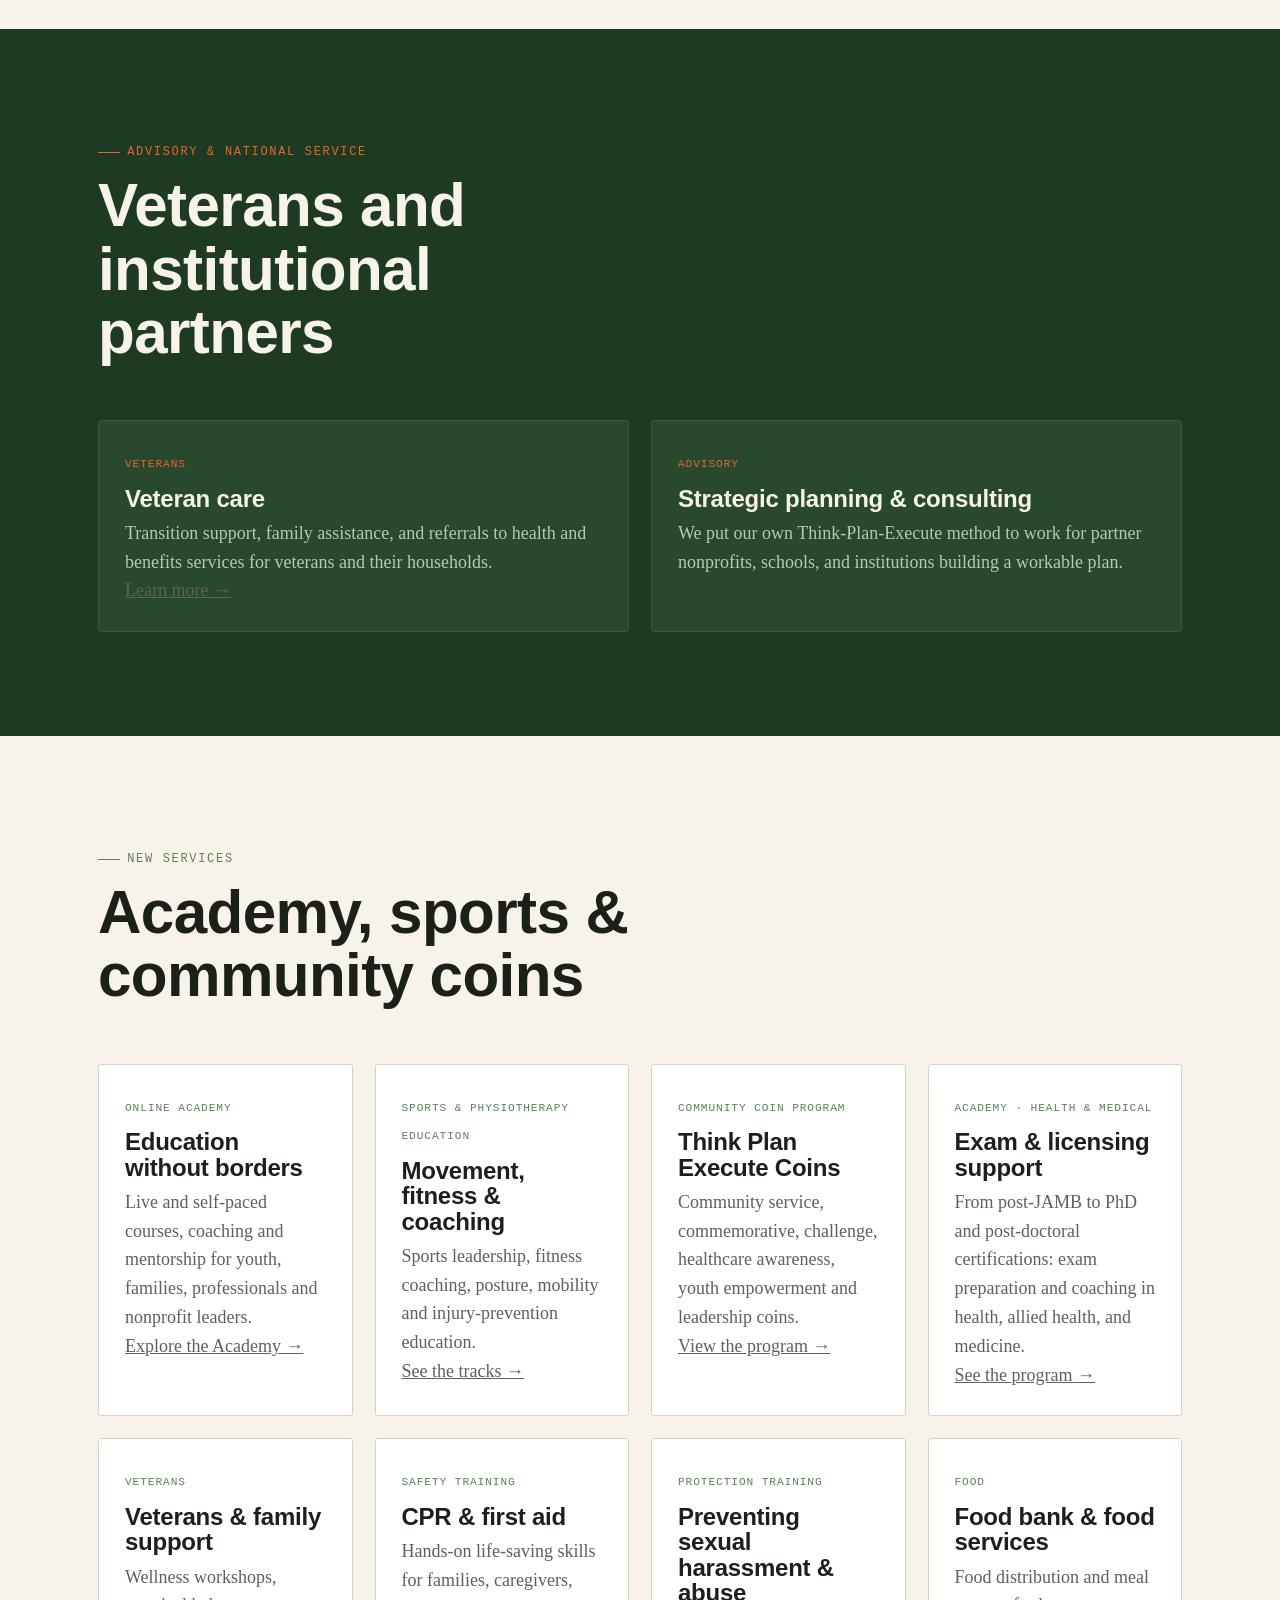
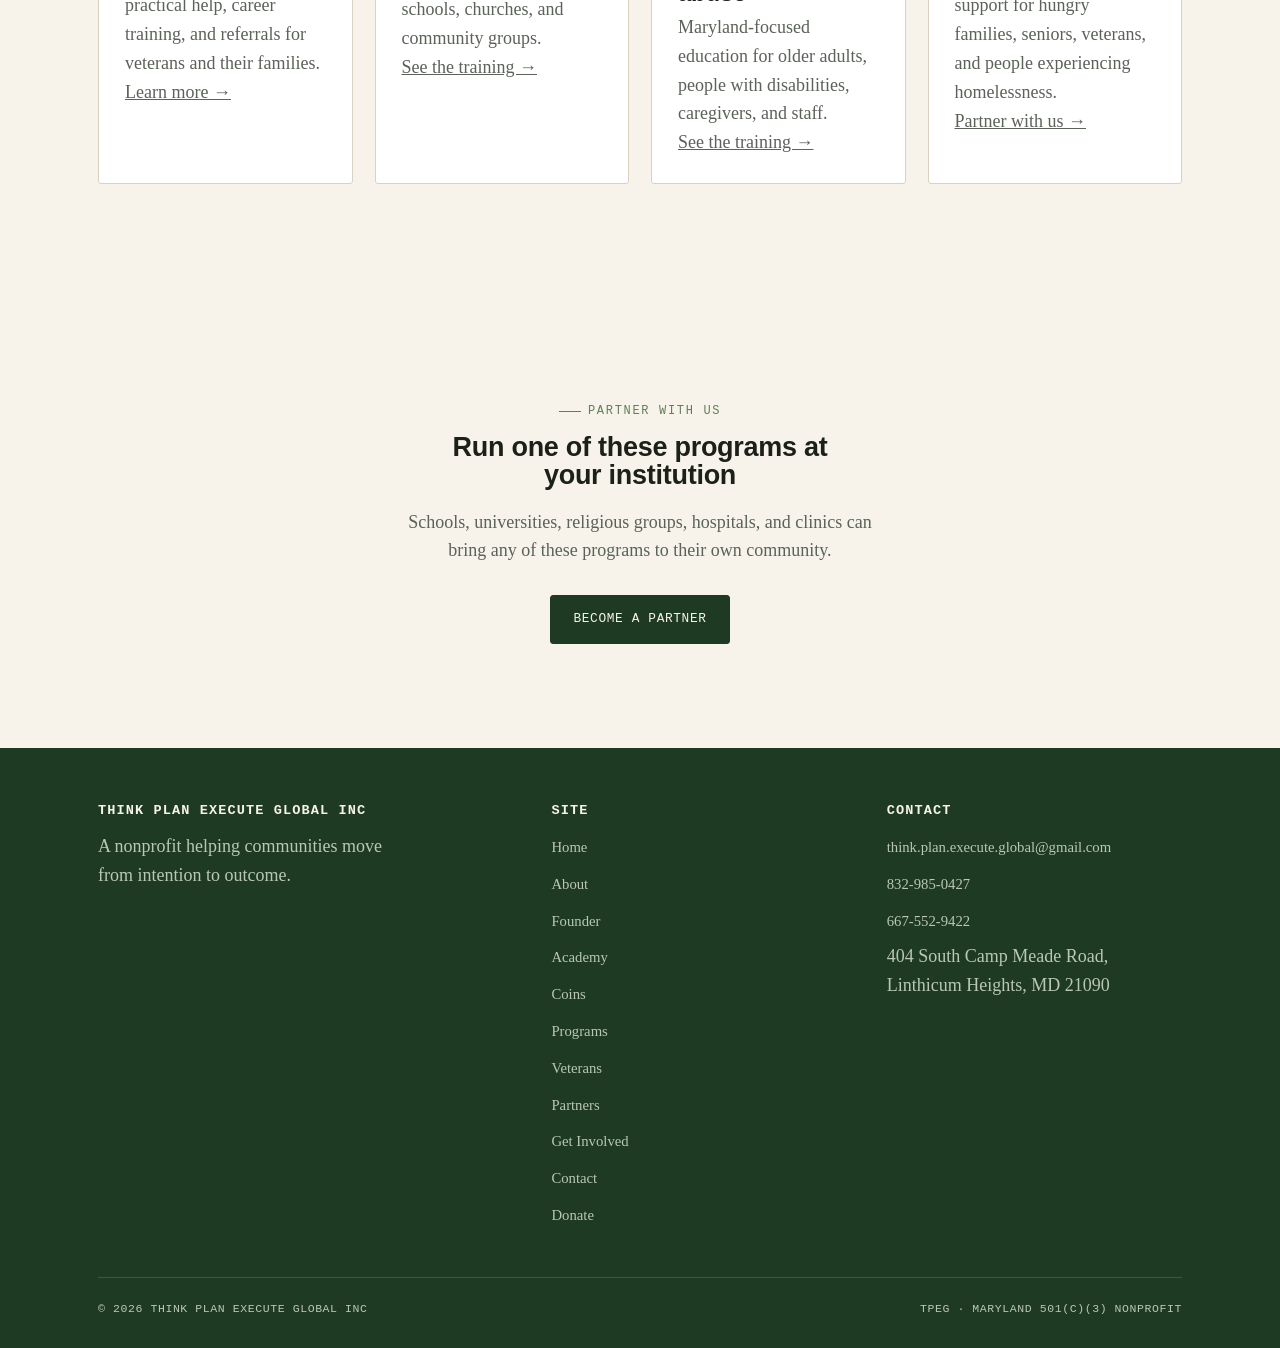
<file: programs.html>
<!DOCTYPE html>
<html lang="en">
<head>
<meta charset="UTF-8" />
<meta name="viewport" content="width=device-width, initial-scale=1.0" />
<title>Programs — TPEG Inc</title>
<meta name="description" content="TPEG programs: behavioral health, autism and disability support, prison visitation, disaster relief, homeless outreach, entrepreneurship, education, and veteran care." />
<link rel="preconnect" href="https://fonts.googleapis.com">
<link href="https://fonts.googleapis.com/css2?family=Space+Grotesk:wght@500;600;700&family=Source+Serif+4:opsz,wght@8..60,400;8..60,600&family=IBM+Plex+Mono:wght@400;500&display=swap" rel="stylesheet">
<link rel="stylesheet" href="assets/styles.css" />
<link rel="icon" href="assets/tpeg-logo.png" type="image/png" />
<meta http-equiv="Content-Security-Policy" content="default-src 'self'; script-src 'self'; style-src 'self' 'unsafe-inline' https://fonts.googleapis.com; font-src https://fonts.gstatic.com; img-src 'self' data:; connect-src 'self'; base-uri 'self'; form-action 'self';" />
</head>
<body>

<header class="site-header">
  <div class="wrap">
    <a href="index.html" class="brand">
      <img src="assets/tpeg-logo.png" alt="TPEG logo" class="brand-logo" />
      TPEG <small>Inc.</small>
    </a>
    <nav class="primary-nav">
      <a href="index.html">Home</a>
      <a href="about.html">About</a>
      <a href="founder.html">Founder</a>
      <a href="academy.html">Academy</a>
      <a href="coins.html">Coins</a>
      <a href="programs.html" class="active">Programs</a>
      <a href="get-involved.html">Get Involved</a>
      <a href="contact.html">Contact</a>
      <a href="donate.html" class="cta">Donate</a>
    </nav>
    <button class="nav-toggle" aria-label="Toggle menu" aria-expanded="false">
      <svg width="18" height="18" viewBox="0 0 18 18" fill="none"><path d="M2 4H16M2 9H16M2 14H16" stroke="currentColor" stroke-width="1.6"/></svg>
    </button>
  </div>
</header>

<section class="hero" style="padding-bottom:60px;">
  <div class="grid-bg" aria-hidden="true"></div>
  <div class="wrap">
    <span class="eyebrow">Programs</span>
    <h1 style="font-size:var(--step-3);max-width:22ch;">Behavioral health, disability support, and community outreach</h1>
    <p class="lede">Different problems, same discipline: Think, Plan, Execute. Every program below runs through all three stages before it's called done.</p>
  </div>
</section>

<section>
  <div class="wrap">
    <div class="section-head">
      <span class="eyebrow">Behavioral health &amp; wellness</span>
      <h2>Counseling, workshops, and recovery support</h2>
    </div>
    <div class="card-grid">
      <div class="card">
        <span class="tag">Behavioral health</span>
        <h3>Behavioral health services &amp; wellness workshops</h3>
        <p>Free or low-cost counseling, wellness workshops, and referral pathways to licensed clinicians — open to the general public.</p>
      </div>
      <div class="card">
        <span class="tag">Recovery</span>
        <h3>Substance abuse awareness &amp; drug recovery services</h3>
        <p>Prevention education, awareness campaigns, and coordinated referrals into substance use recovery programs.</p>
      </div>
      <div class="card">
        <span class="tag">Research</span>
        <h3>Community development &amp; disease prevention</h3>
        <p>Supporting local community development alongside research-driven prevention and management of chronic and community health conditions.</p>
      </div>
    </div>
  </div>
</section>

<section class="on-ink">
  <div class="wrap">
    <div class="section-head">
      <span class="eyebrow">Disability &amp; aging support</span>
      <h2>Support for individuals with disabilities of all ages</h2>
      <p class="lede text-muted">Including autism, dementia, Alzheimer's, and Parkinson's.</p>
    </div>
    <div class="card-grid">
      <div class="card" style="background:var(--ink-soft);border-color:var(--line-onink);">
        <span class="tag" style="color:var(--gold);">Autism</span>
        <h3 style="color:var(--text-onink);">Autism management &amp; education</h3>
        <p class="text-muted">Caregiver training, education, and community awareness for families supporting autistic children and adults.</p>
      </div>
      <div class="card" style="background:var(--ink-soft);border-color:var(--line-onink);">
        <span class="tag" style="color:var(--gold);">Aging</span>
        <h3 style="color:var(--text-onink);">Dementia, Alzheimer's &amp; Parkinson's support</h3>
        <p class="text-muted">Family support, caregiver respite, and public education for age-related and neurological conditions.</p>
      </div>
      <div class="card" style="background:var(--ink-soft);border-color:var(--line-onink);">
        <span class="tag" style="color:var(--gold);">Mentorship</span>
        <h3 style="color:var(--text-onink);">Mentorship</h3>
        <p class="text-muted">Ongoing one-on-one and group mentorship connecting individuals and families to consistent support.</p>
      </div>
    </div>
  </div>
</section>

<section>
  <div class="wrap">
    <div class="section-head">
      <span class="eyebrow">Community &amp; justice</span>
      <h2>Showing up where it's easy to be forgotten</h2>
    </div>
    <div class="card-grid">
      <div class="card">
        <span class="tag">Outreach</span>
        <h3>Prison visitation</h3>
        <p>Structured, vetted visitation and reentry planning support for incarcerated individuals and their families — run only through authorized correctional-facility channels.</p>
      </div>
      <div class="card">
        <span class="tag">Emergency response</span>
        <h3>Disaster relief &amp; emergency preparedness</h3>
        <p>Emergency-readiness training and direct relief support ahead of and following local disasters.</p>
      </div>
      <div class="card">
        <span class="tag">Basic needs</span>
        <h3>Homeless outreach — food, clothing &amp; support</h3>
        <p>Direct assistance with food, clothing, and other underserved support for individuals experiencing homelessness or hunger.</p>
      </div>
    </div>
  </div>
</section>

<section class="on-ink">
  <div class="wrap">
    <div class="section-head">
      <span class="eyebrow">Economic empowerment</span>
      <h2>Building income, not just relief</h2>
    </div>
    <div class="card-grid">
      <div class="card" style="background:var(--ink-soft);border-color:var(--line-onink);">
        <span class="tag" style="color:var(--gold);">Enterprise</span>
        <h3 style="color:var(--text-onink);">Entrepreneurship</h3>
        <p class="text-muted">Business incubation and mentorship support for community entrepreneurs.</p>
      </div>
            <div class="card" style="background:var(--ink-soft);border-color:var(--line-onink);">
        <span class="tag" style="color:var(--gold);">✓ Approved purpose</span>
        <h3 style="color:var(--text-onink);"><strong>Vocational Training</strong> &amp; skill acquisition</h3>
        <p class="text-muted">Hands-on trade and job-readiness training designed to lead directly into paid work — one of TPEG's chartered, approved purposes.</p>
      </div>
      <div class="card" style="background:var(--ink-soft);border-color:var(--line-onink);">
        <span class="tag" style="color:var(--gold);">Digital skills</span>
        <h3 style="color:var(--text-onink);">Computer training</h3>
        <p class="text-muted">Foundational and job-ready computer skills training, opening doors to today's digital workforce.</p>
      </div>
      <div class="card" style="background:var(--ink-soft);border-color:var(--line-onink);">
        <span class="tag" style="color:var(--gold);">Placement</span>
        <h3 style="color:var(--text-onink);">Job assistance</h3>
        <p class="text-muted">Resume building, interview preparation, and employer partnerships for direct placement.</p>
      </div>
    </div>
  </div>
</section>

<section>
  <div class="wrap">
    <div class="section-head">
      <span class="eyebrow">Education</span>
      <h2 style="font-size:var(--step-4);">Education</h2>
      <p class="lede">Leadership training, public health consultation, and culture promotion — building knowledge that outlasts any single program.</p>
    </div>
    <div class="card-grid">
      <div class="card">
        <span class="tag">Leadership</span>
        <h3>Leadership training</h3>
        <p>Structured leadership development for volunteers, community members, and program participants.</p>
      </div>
      <div class="card">
        <span class="tag">Faith &amp; care</span>
        <h3>Chaplaincy training</h3>
        <p>Preparing chaplains and faith leaders to provide nonpartisan spiritual and pastoral support across our programs, including prison visitation.</p>
      </div>
      <div class="card">
        <span class="tag">Public health</span>
        <h3>Public health consultation</h3>
        <p>Guidance and consultation support on public health topics for individuals, families, and partner organizations.</p>
      </div>
            <div class="card" style="border-color:var(--gold);border-width:2px;">
        <span class="tag" style="color:var(--gold);">✓ Approved purpose — highlighted</span>
        <h3>Culture Promotion</h3>
        <p>One of the programs we're most proud of. We teach languages and cultures from a wide range of nations and religions — building understanding, not just tolerance, between communities.</p>
      </div>
    </div>
  </div>
</section>

<section class="on-ink">
  <div class="wrap">
    <div class="section-head">
      <span class="eyebrow">Advisory &amp; national service</span>
      <h2>Veterans and institutional partners</h2>
    </div>
    <div class="card-grid">
      <div class="card" style="background:var(--ink-soft);border-color:var(--line-onink);">
        <span class="tag" style="color:var(--gold);">Veterans</span>
        <h3 style="color:var(--text-onink);">Veteran care</h3>
        <p class="text-muted">Transition support, family assistance, and referrals to health and benefits services for veterans and their households.</p>
        <p><a href="veterans.html">Learn more &rarr;</a></p>
      </div>
      <div class="card" style="background:var(--ink-soft);border-color:var(--line-onink);">
        <span class="tag" style="color:var(--gold);">Advisory</span>
        <h3 style="color:var(--text-onink);">Strategic planning &amp; consulting</h3>
        <p class="text-muted">We put our own Think-Plan-Execute method to work for partner nonprofits, schools, and institutions building a workable plan.</p>
      </div>
    </div>
  </div>
</section>

<section>
  <div class="wrap">
    <div class="section-head">
      <span class="eyebrow">New services</span>
      <h2>Academy, sports &amp; community coins</h2>
    </div>
    <div class="card-grid">
      <div class="card">
        <span class="tag">Online Academy</span>
        <h3>Education without borders</h3>
        <p>Live and self-paced courses, coaching and mentorship for youth, families, professionals and nonprofit leaders.</p>
        <p><a href="academy.html">Explore the Academy &rarr;</a></p>
      </div>
      <div class="card">
        <span class="tag">Sports &amp; physiotherapy education</span>
        <h3>Movement, fitness &amp; coaching</h3>
        <p>Sports leadership, fitness coaching, posture, mobility and injury-prevention education.</p>
        <p><a href="academy.html#tracks">See the tracks &rarr;</a></p>
      </div>
      <div class="card">
        <span class="tag">Community Coin Program</span>
        <h3>Think Plan Execute Coins</h3>
        <p>Community service, commemorative, challenge, healthcare awareness, youth empowerment and leadership coins.</p>
        <p><a href="coins.html">View the program &rarr;</a></p>
      </div>
      <div class="card">
        <span class="tag">Academy &middot; health &amp; medical</span>
        <h3>Exam &amp; licensing support</h3>
        <p>From post-JAMB to PhD and post-doctoral certifications: exam preparation and coaching in health, allied health, and medicine.</p>
        <p><a href="academy.html#exam-support">See the program &rarr;</a></p>
      </div>
      <div class="card">
        <span class="tag">Veterans</span>
        <h3>Veterans &amp; family support</h3>
        <p>Wellness workshops, practical help, career training, and referrals for veterans and their families.</p>
        <p><a href="veterans.html">Learn more &rarr;</a></p>
      </div>
      <div class="card">
        <span class="tag">Safety training</span>
        <h3>CPR &amp; first aid</h3>
        <p>Hands-on life-saving skills for families, caregivers, schools, churches, and community groups.</p>
        <p><a href="academy.html#safety-training">See the training &rarr;</a></p>
      </div>
      <div class="card">
        <span class="tag">Protection training</span>
        <h3>Preventing sexual harassment &amp; abuse</h3>
        <p>Maryland-focused education for older adults, people with disabilities, caregivers, and staff.</p>
        <p><a href="academy.html#safety-training">See the training &rarr;</a></p>
      </div>
      <div class="card">
        <span class="tag">Food</span>
        <h3>Food bank &amp; food services</h3>
        <p>Food distribution and meal support for hungry families, seniors, veterans, and people experiencing homelessness.</p>
        <p><a href="partners.html">Partner with us &rarr;</a></p>
      </div>
    </div>
  </div>
</section>

<section style="text-align:center;">
  <div class="wrap">
    <span class="eyebrow" style="justify-content:center;">Partner with us</span>
    <h2 style="max-width:26ch;margin:0 auto 18px;">Run one of these programs at your institution</h2>
    <p class="text-muted" style="max-width:52ch;margin:0 auto 30px;">Schools, universities, religious groups, hospitals, and clinics can bring any of these programs to their own community.</p>
    <a href="partners.html" class="btn btn-primary">Become a partner</a>
  </div>
</section>

<footer class="site-footer">
  <div class="wrap">
    <div class="footer-grid">
      <div>
        <h4>Think Plan Execute Global Inc</h4>
        <p style="max-width:34ch;color:var(--text-onink-muted);">A nonprofit helping communities move from intention to outcome.</p>
      </div>
      <div>
        <h4>Site</h4>
        <ul>
          <li><a href="index.html">Home</a></li>
          <li><a href="about.html">About</a></li>
          <li><a href="founder.html">Founder</a></li>
          <li><a href="academy.html">Academy</a></li>
          <li><a href="coins.html">Coins</a></li>
          <li><a href="programs.html">Programs</a></li>
          <li><a href="veterans.html">Veterans</a></li>
          <li><a href="partners.html">Partners</a></li>
          <li><a href="get-involved.html">Get Involved</a></li>
          <li><a href="contact.html">Contact</a></li>
          <li><a href="donate.html">Donate</a></li>
        </ul>
      </div>
      <div>
        <h4>Contact</h4>
        <ul>
          <li><a href="mailto:think.plan.execute.global@gmail.com">think.plan.execute.global@gmail.com</a></li>
          <li><a href="tel:+18329850427">832-985-0427</a></li>
          <li><a href="tel:+16675529422">667-552-9422</a></li>
          <li>404 South Camp Meade Road, Linthicum Heights, MD 21090</li>
        </ul>
      </div>
    </div>
    <div class="footer-bottom">
      <span>&copy; <span id="year"></span> Think Plan Execute Global Inc</span>
      <span>TPEG &middot; Maryland 501(c)(3) nonprofit</span>
    </div>
  </div>
</footer>

<script src="assets/script.js"></script>
</body>
</html>
</file>
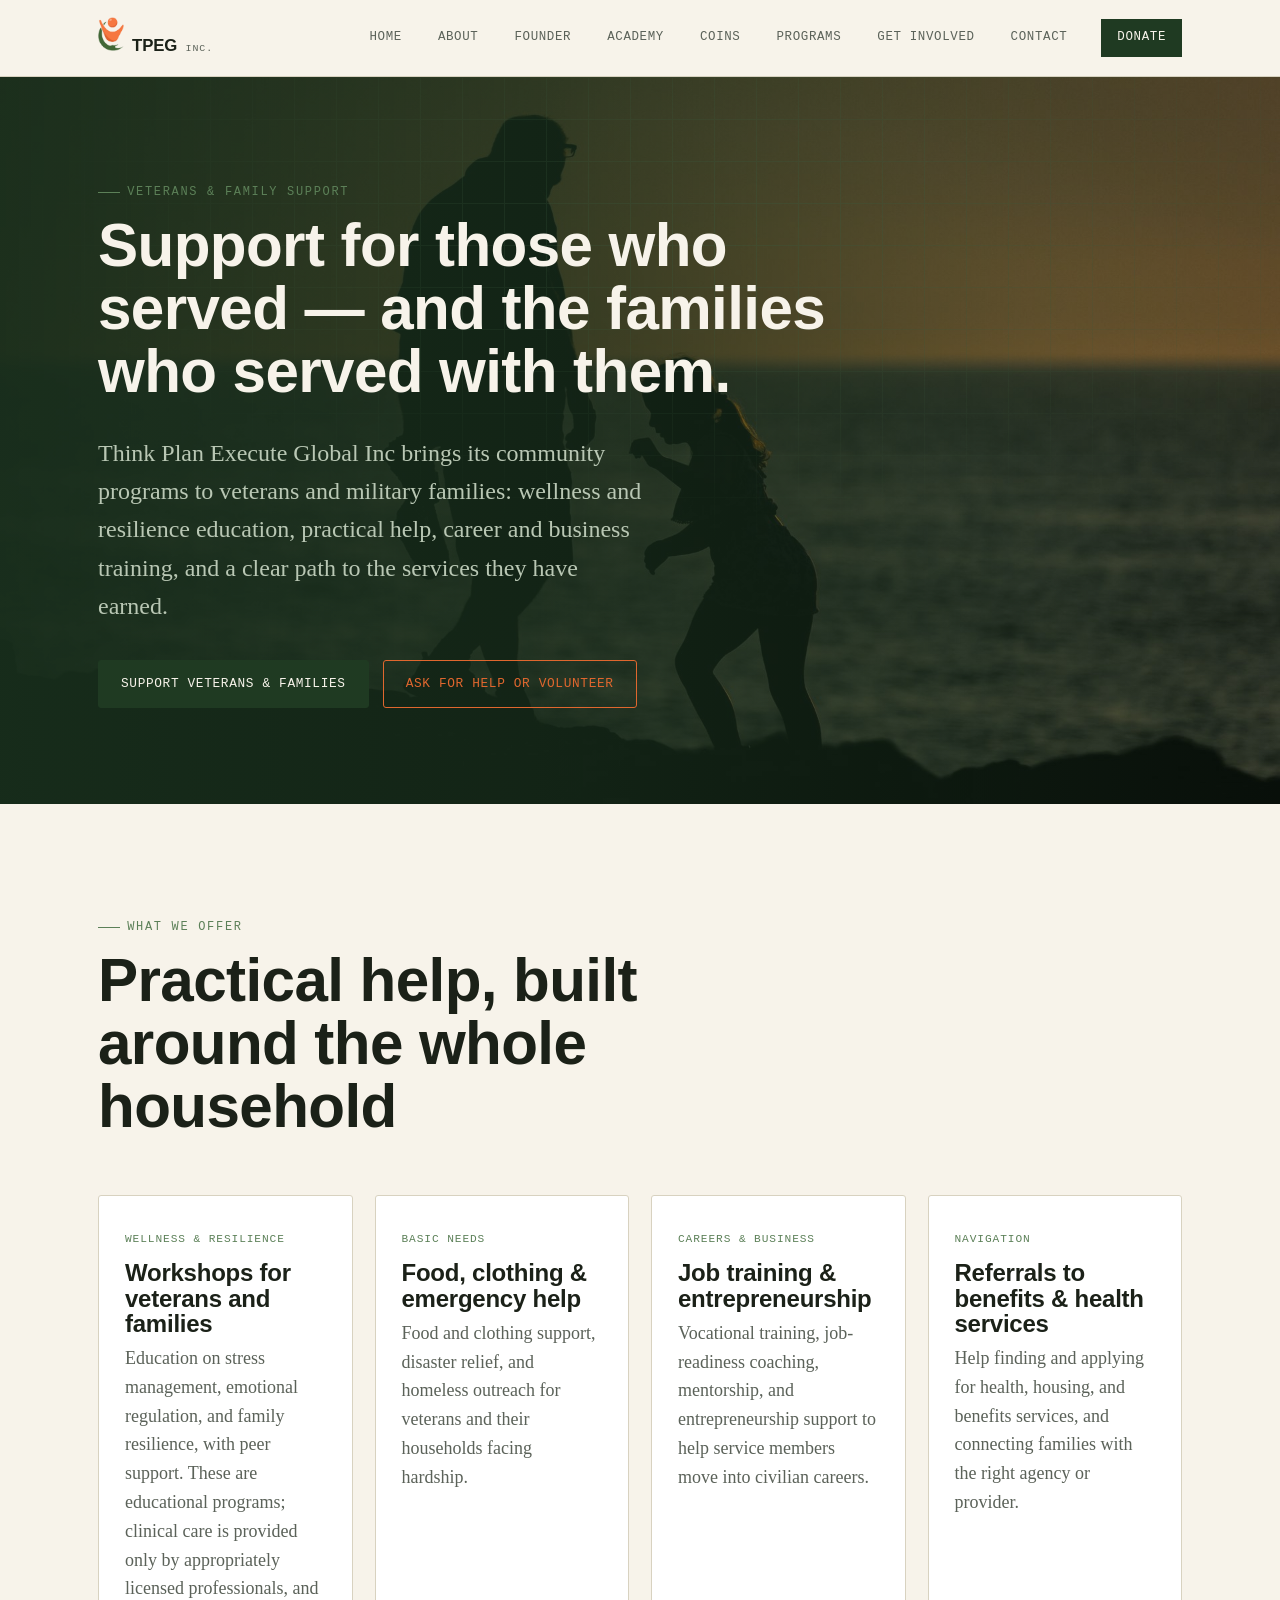
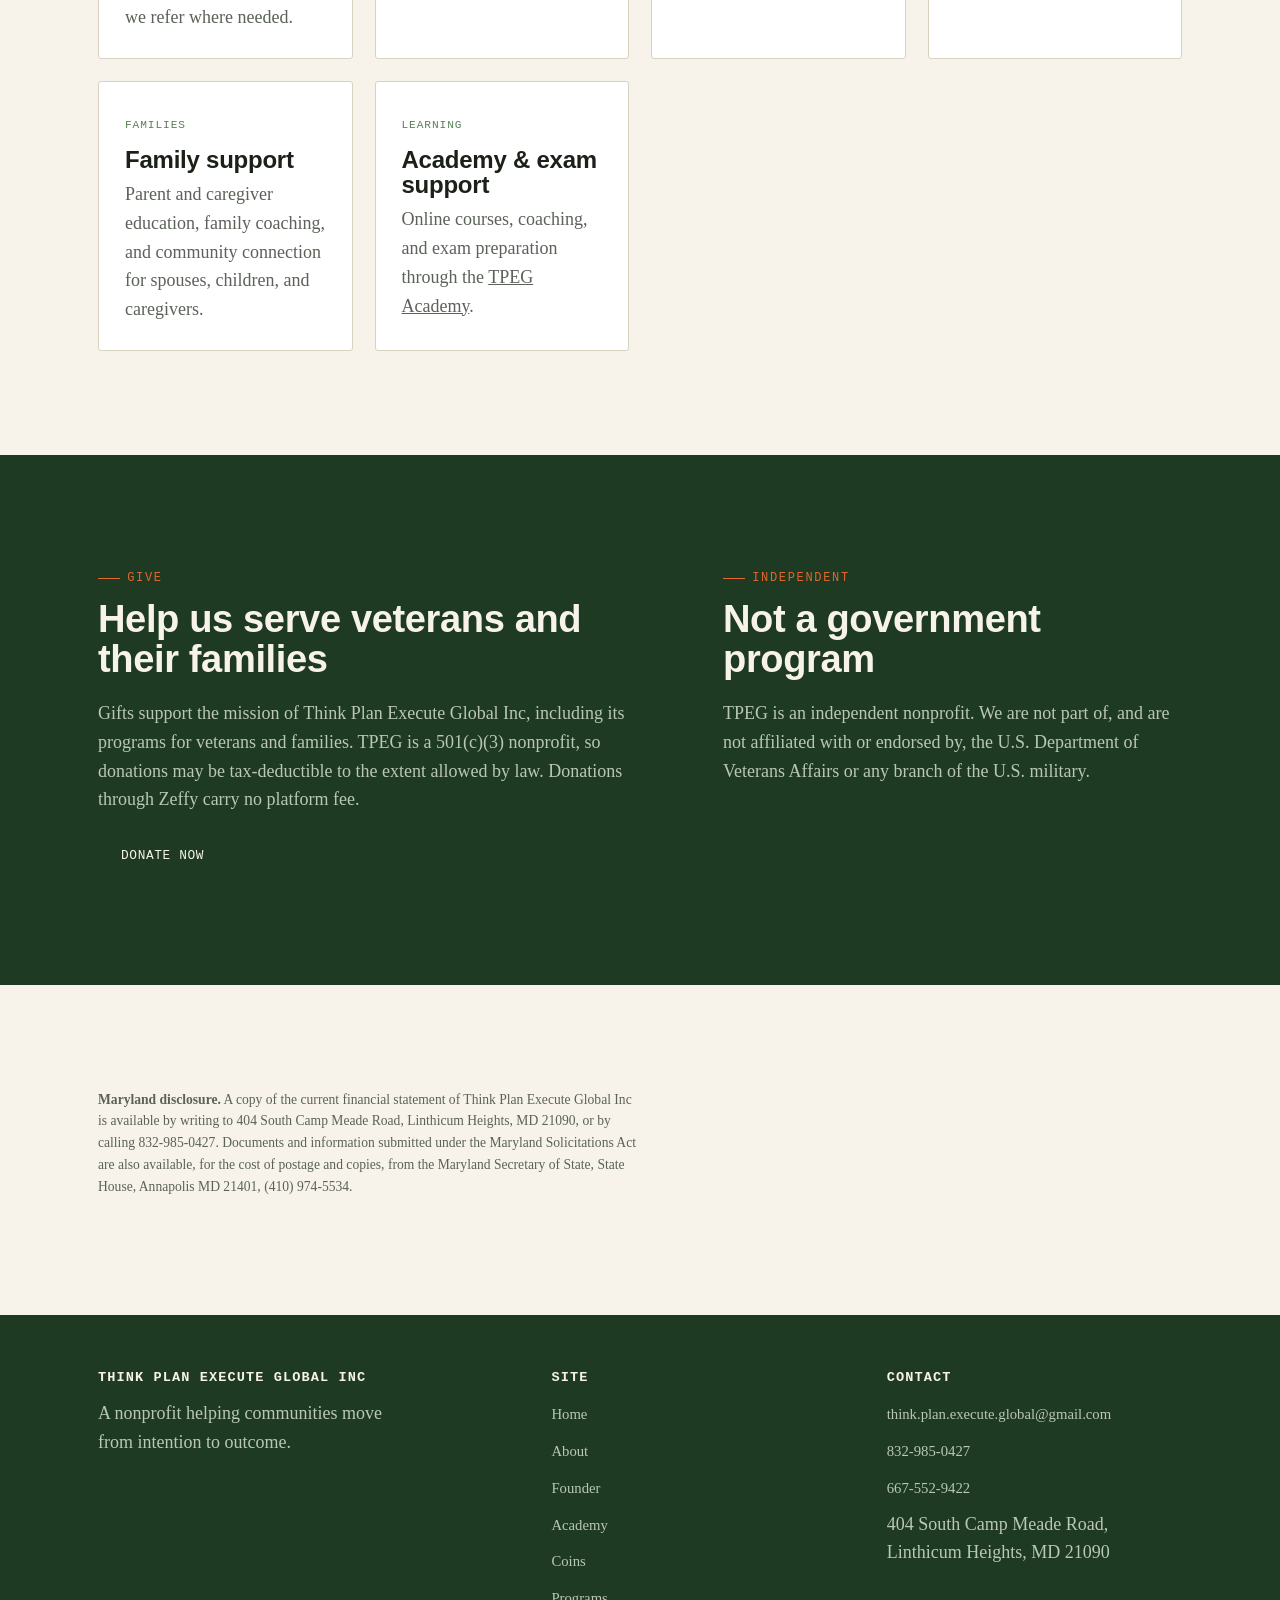
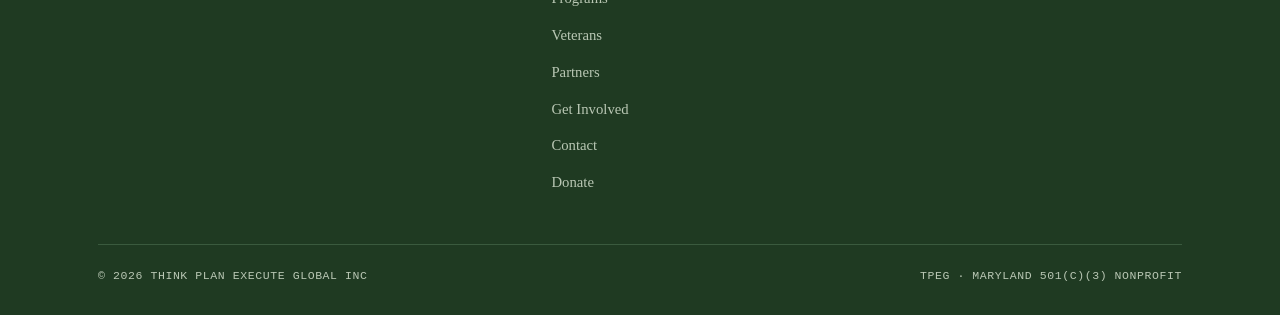
<file: veterans.html>
<!DOCTYPE html>
<html lang="en">
<head>
<meta charset="UTF-8" />
<meta name="viewport" content="width=device-width, initial-scale=1.0" />
<title>Veterans &amp; Family Support — TPEG Inc</title>
<meta name="description" content="TPEG Veterans and Family Support: wellness and resilience workshops, food and clothing help, job training and entrepreneurship, and referrals to benefits services for veterans and their families." />
<link rel="preconnect" href="https://fonts.googleapis.com">
<link href="https://fonts.googleapis.com/css2?family=Space+Grotesk:wght@500;600;700&family=Source+Serif+4:opsz,wght@8..60,400;8..60,600&family=IBM+Plex+Mono:wght@400;500&display=swap" rel="stylesheet">
<link rel="stylesheet" href="assets/styles.css" />
<link rel="icon" href="assets/tpeg-logo.png" type="image/png" />
<meta http-equiv="Content-Security-Policy" content="default-src 'self'; script-src 'self'; style-src 'self' 'unsafe-inline' https://fonts.googleapis.com; font-src https://fonts.gstatic.com; img-src 'self' data:; connect-src 'self'; base-uri 'self'; form-action 'self';" />
</head>
<body>

<header class="site-header">
  <div class="wrap">
    <a href="index.html" class="brand">
      <img src="assets/tpeg-logo.png" alt="TPEG logo" class="brand-logo" />
      TPEG <small>Inc.</small>
    </a>
    <nav class="primary-nav">
      <a href="index.html">Home</a>
      <a href="about.html">About</a>
      <a href="founder.html">Founder</a>
      <a href="academy.html">Academy</a>
      <a href="coins.html">Coins</a>
      <a href="programs.html">Programs</a>
      <a href="get-involved.html">Get Involved</a>
      <a href="contact.html">Contact</a>
      <a href="donate.html" class="cta">Donate</a>
    </nav>
    <button class="nav-toggle" aria-label="Toggle menu" aria-expanded="false">
      <svg width="18" height="18" viewBox="0 0 18 18" fill="none"><path d="M2 4H16M2 9H16M2 14H16" stroke="currentColor" stroke-width="1.6"/></svg>
    </button>
  </div>
</header>

<section class="hero" style="padding-top:96px;padding-bottom:96px;background-image:linear-gradient(90deg,rgba(24,46,28,.95) 0%,rgba(24,46,28,.78) 42%,rgba(24,46,28,.30) 100%),url(assets/images/veterans.jpg);background-size:cover;background-position:center;">
  <div class="grid-bg" aria-hidden="true"></div>
  <div class="wrap">
    <span class="eyebrow">Veterans &amp; family support</span>
    <h1 style="font-size:var(--step-3);max-width:22ch;">Support for those who served &mdash; and the families who served with them.</h1>
    <p class="lede">Think Plan Execute Global Inc brings its community programs to veterans and military families: wellness and resilience education, practical help, career and business training, and a clear path to the services they have earned.</p>
    <div class="cta-row">
      <a href="donate.html" class="btn btn-primary">Support veterans &amp; families</a>
      <a href="contact.html" class="btn btn-onink">Ask for help or volunteer</a>
    </div>
  </div>
</section>


<section>
  <div class="wrap">
    <div class="section-head">
      <span class="eyebrow">What we offer</span>
      <h2>Practical help, built around the whole household</h2>
    </div>
    <div class="card-grid">
      <div class="card">
        <span class="tag">Wellness &amp; resilience</span>
        <h3>Workshops for veterans and families</h3>
        <p>Education on stress management, emotional regulation, and family resilience, with peer support. These are educational programs; clinical care is provided only by appropriately licensed professionals, and we refer where needed.</p>
      </div>
      <div class="card">
        <span class="tag">Basic needs</span>
        <h3>Food, clothing &amp; emergency help</h3>
        <p>Food and clothing support, disaster relief, and homeless outreach for veterans and their households facing hardship.</p>
      </div>
      <div class="card">
        <span class="tag">Careers &amp; business</span>
        <h3>Job training &amp; entrepreneurship</h3>
        <p>Vocational training, job-readiness coaching, mentorship, and entrepreneurship support to help service members move into civilian careers.</p>
      </div>
      <div class="card">
        <span class="tag">Navigation</span>
        <h3>Referrals to benefits &amp; health services</h3>
        <p>Help finding and applying for health, housing, and benefits services, and connecting families with the right agency or provider.</p>
      </div>
      <div class="card">
        <span class="tag">Families</span>
        <h3>Family support</h3>
        <p>Parent and caregiver education, family coaching, and community connection for spouses, children, and caregivers.</p>
      </div>
      <div class="card">
        <span class="tag">Learning</span>
        <h3>Academy &amp; exam support</h3>
        <p>Online courses, coaching, and exam preparation through the <a href="academy.html">TPEG Academy</a>.</p>
      </div>
    </div>
  </div>
</section>

<section class="on-ink">
  <div class="wrap two-col">
    <div>
      <span class="eyebrow">Give</span>
      <h2 class="mt-0" style="font-size:var(--step-2);">Help us serve veterans and their families</h2>
      <p class="text-muted">Gifts support the mission of Think Plan Execute Global Inc, including its programs for veterans and families. TPEG is a 501(c)(3) nonprofit, so donations may be tax-deductible to the extent allowed by law. Donations through Zeffy carry no platform fee.</p>
      <a href="donate.html" class="btn btn-primary">Donate now</a>
    </div>
    <div>
      <span class="eyebrow">Independent</span>
      <h2 class="mt-0" style="font-size:var(--step-2);">Not a government program</h2>
      <p class="text-muted">TPEG is an independent nonprofit. We are not part of, and are not affiliated with or endorsed by, the U.S. Department of Veterans Affairs or any branch of the U.S. military.</p>
    </div>
  </div>
</section>

<section>
  <div class="wrap">
    <p class="text-muted" style="font-size:.85rem;max-width:80ch;"><strong>Maryland disclosure.</strong> A copy of the current financial statement of Think Plan Execute Global Inc is available by writing to 404 South Camp Meade Road, Linthicum Heights, MD 21090, or by calling 832-985-0427. Documents and information submitted under the Maryland Solicitations Act are also available, for the cost of postage and copies, from the Maryland Secretary of State, State House, Annapolis MD 21401, (410) 974-5534.</p>
  </div>
</section>


<footer class="site-footer">
  <div class="wrap">
    <div class="footer-grid">
      <div>
        <h4>Think Plan Execute Global Inc</h4>
        <p style="max-width:34ch;color:var(--text-onink-muted);">A nonprofit helping communities move from intention to outcome.</p>
      </div>
      <div>
        <h4>Site</h4>
        <ul>
          <li><a href="index.html">Home</a></li>
          <li><a href="about.html">About</a></li>
          <li><a href="founder.html">Founder</a></li>
          <li><a href="academy.html">Academy</a></li>
          <li><a href="coins.html">Coins</a></li>
          <li><a href="programs.html">Programs</a></li>
          <li><a href="veterans.html">Veterans</a></li>
          <li><a href="partners.html">Partners</a></li>
          <li><a href="get-involved.html">Get Involved</a></li>
          <li><a href="contact.html">Contact</a></li>
          <li><a href="donate.html">Donate</a></li>
        </ul>
      </div>
      <div>
        <h4>Contact</h4>
        <ul>
          <li><a href="mailto:think.plan.execute.global@gmail.com">think.plan.execute.global@gmail.com</a></li>
          <li><a href="tel:+18329850427">832-985-0427</a></li>
          <li><a href="tel:+16675529422">667-552-9422</a></li>
          <li>404 South Camp Meade Road, Linthicum Heights, MD 21090</li>
        </ul>
      </div>
    </div>
    <div class="footer-bottom">
      <span>&copy; <span id="year"></span> Think Plan Execute Global Inc</span>
      <span>TPEG &middot; Maryland 501(c)(3) nonprofit</span>
    </div>
  </div>
</footer>
<script src="assets/script.js"></script>
</body>
</html>
</file>
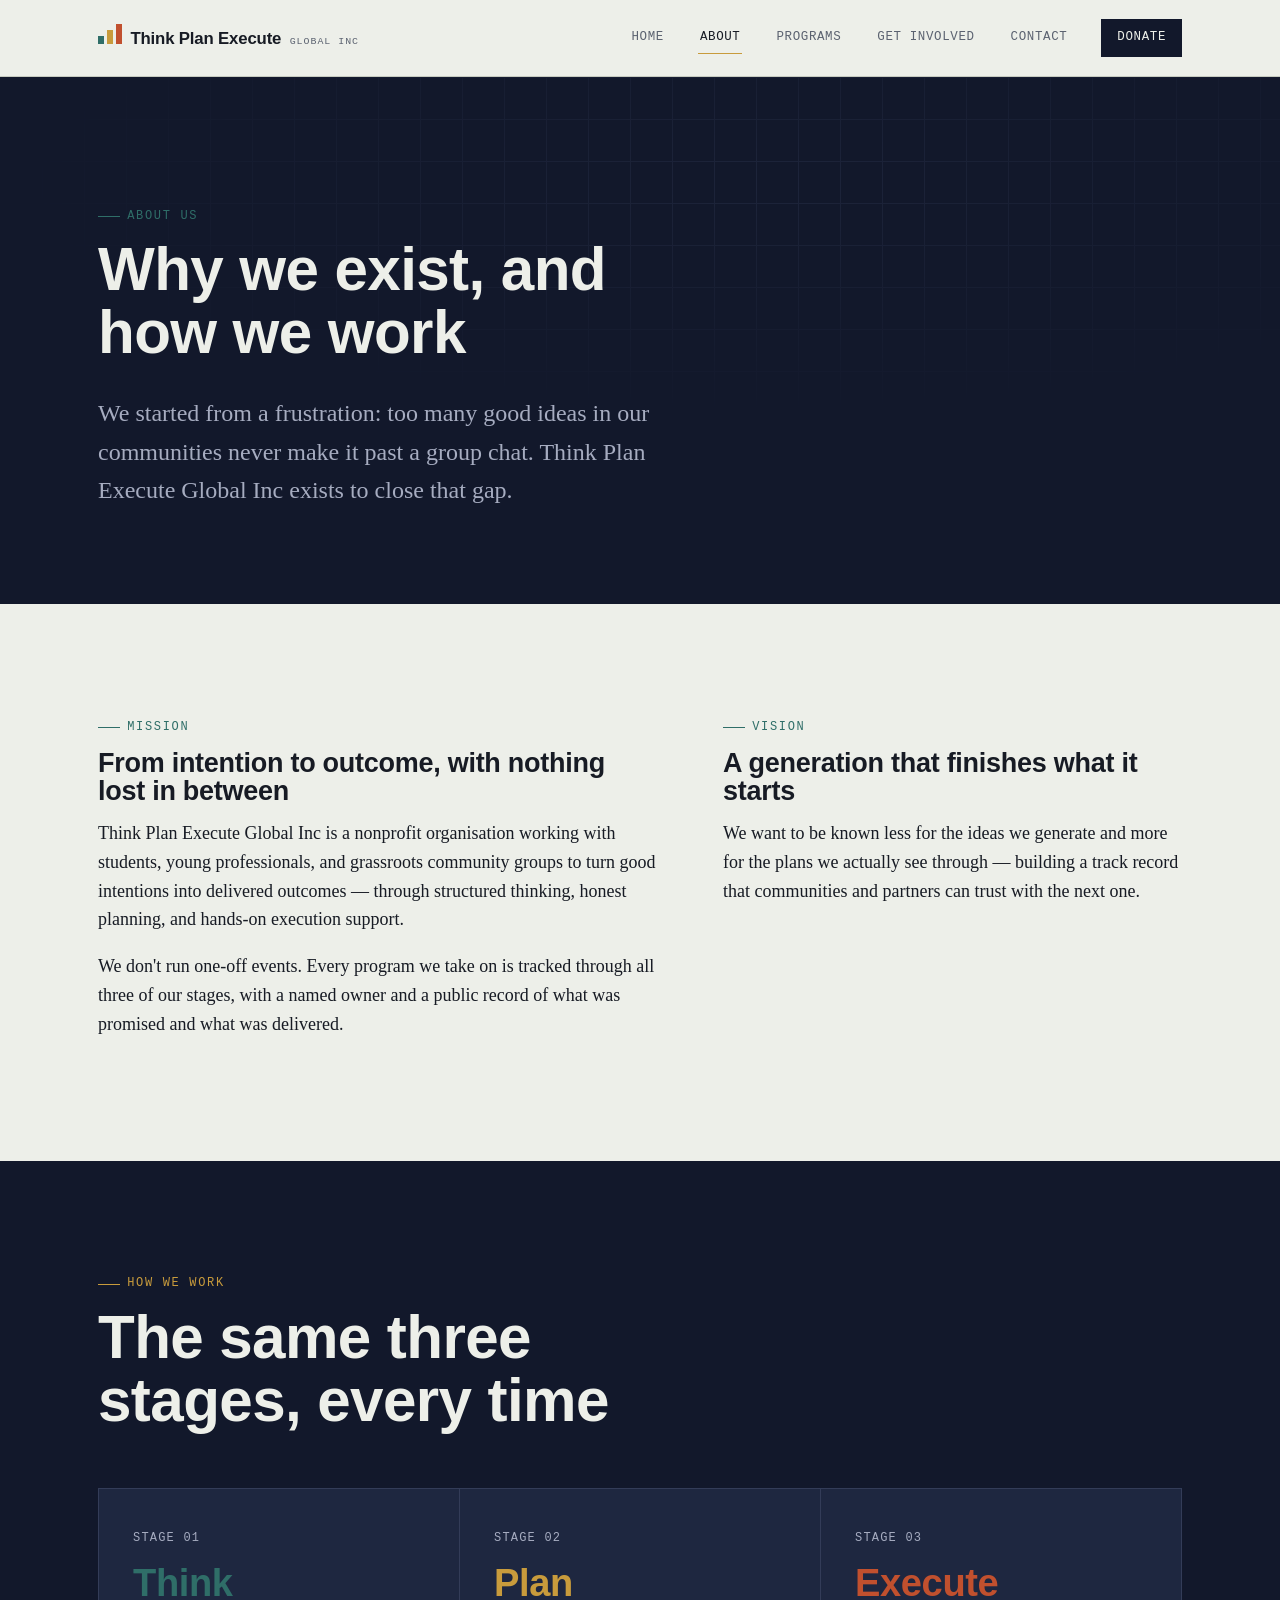
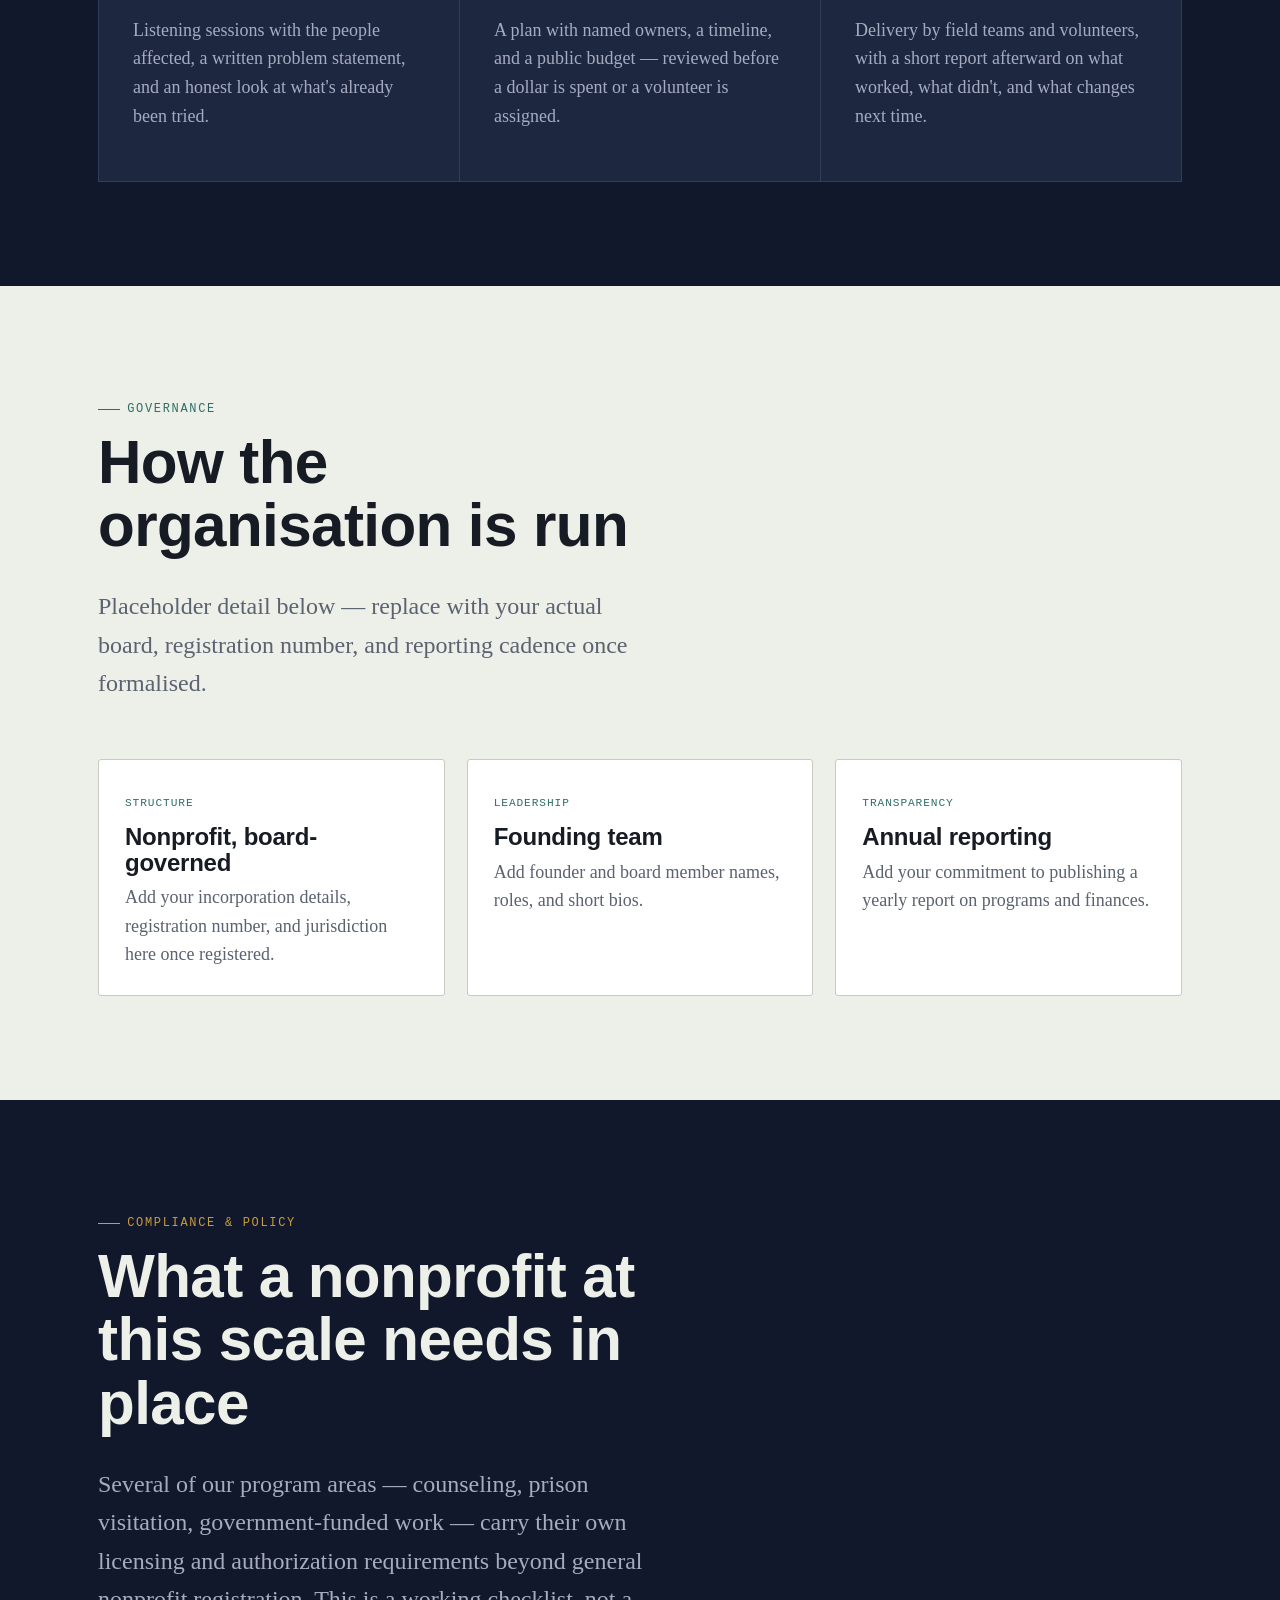
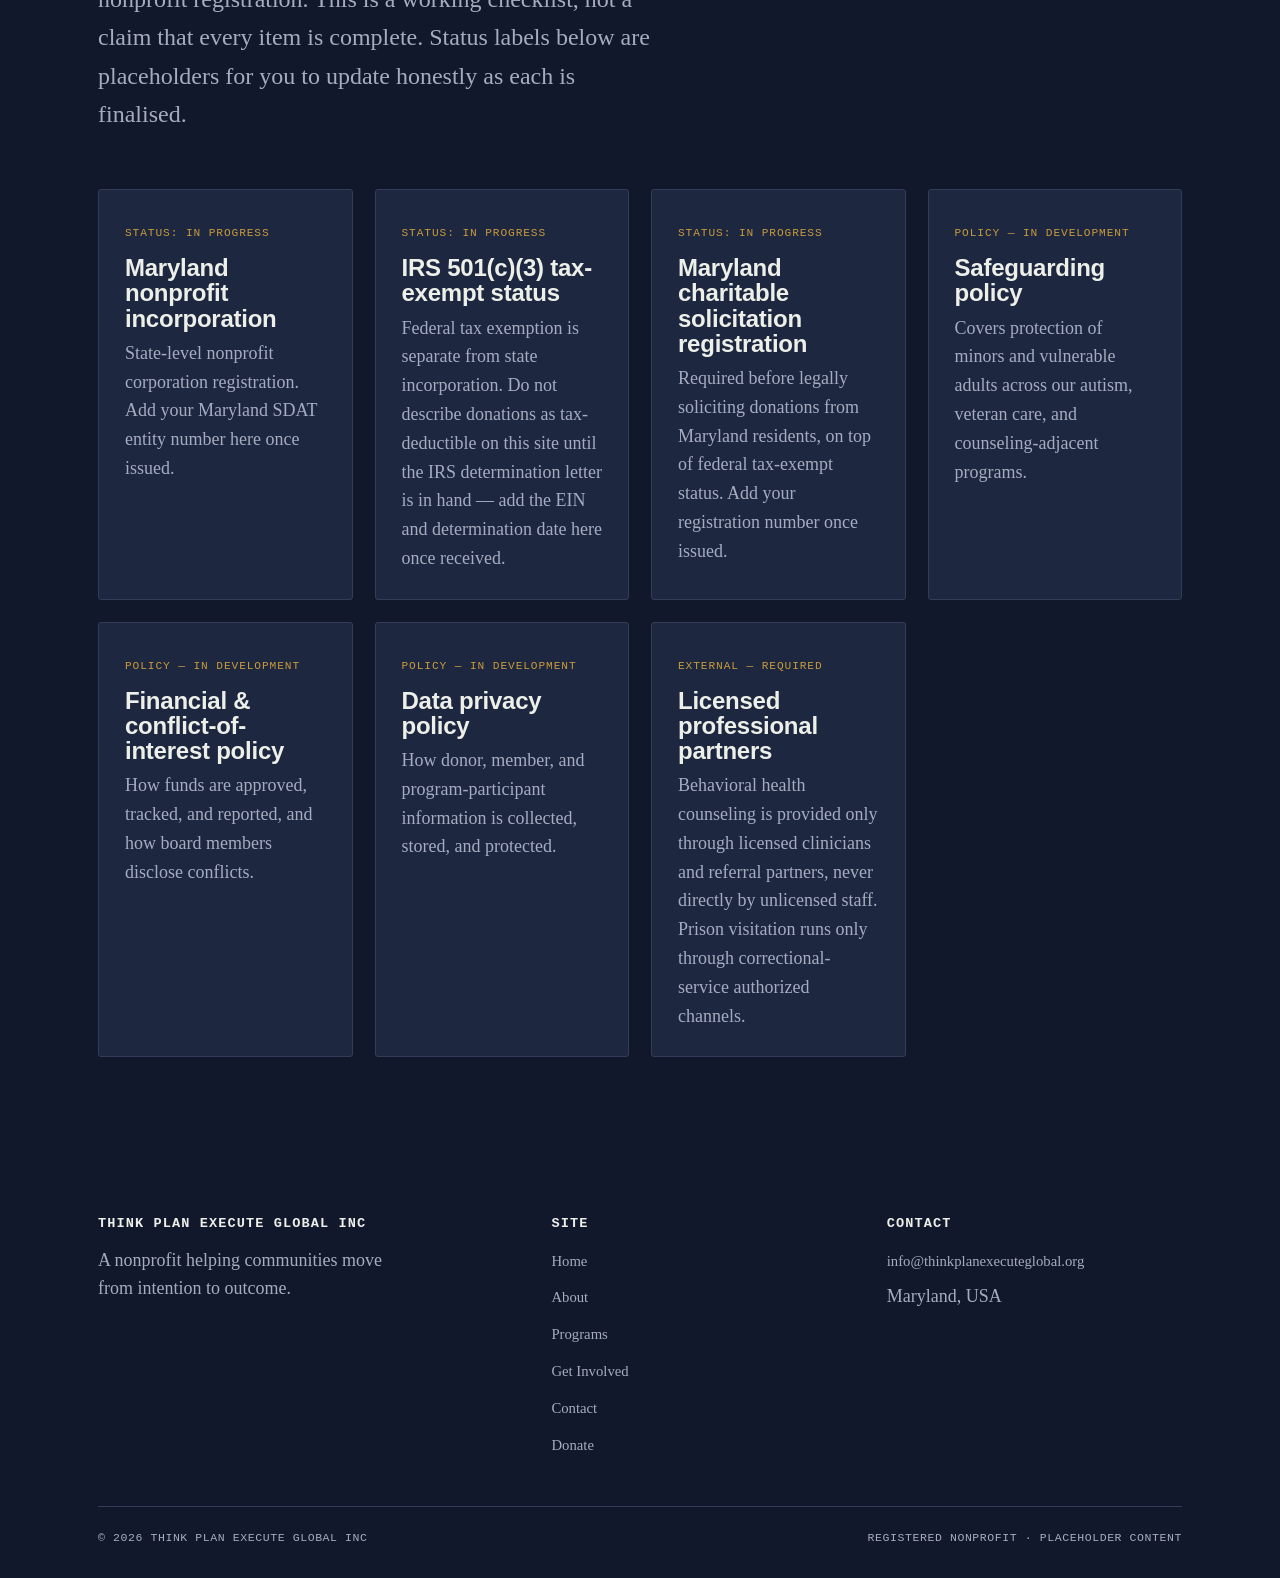
<file: tpe-global/about.html>
<!DOCTYPE html>
<html lang="en">
<head>
<meta charset="UTF-8" />
<meta name="viewport" content="width=device-width, initial-scale=1.0" />
<title>About — Think Plan Execute Global Inc</title>
<meta name="description" content="Our mission, our three-stage method, and how Think Plan Execute Global Inc works with communities." />
<link rel="preconnect" href="https://fonts.googleapis.com">
<link href="https://fonts.googleapis.com/css2?family=Space+Grotesk:wght@500;600;700&family=Source+Serif+4:opsz,wght@8..60,400;8..60,600&family=IBM+Plex+Mono:wght@400;500&display=swap" rel="stylesheet">
<link rel="stylesheet" href="assets/styles.css" />
<meta http-equiv="Content-Security-Policy" content="default-src 'self'; script-src 'self'; style-src 'self' 'unsafe-inline' https://fonts.googleapis.com; font-src https://fonts.gstatic.com; img-src 'self' data:; connect-src 'self'; base-uri 'self'; form-action 'self';" />
</head>
<body>

<header class="site-header">
  <div class="wrap">
    <a href="index.html" class="brand">
      <span class="mark"><span></span><span></span><span></span></span>
      Think Plan Execute <small>Global Inc</small>
    </a>
    <nav class="primary-nav">
      <a href="index.html">Home</a>
      <a href="about.html" class="active">About</a>
      <a href="programs.html">Programs</a>
      <a href="get-involved.html">Get Involved</a>
      <a href="contact.html">Contact</a>
      <a href="donate.html" class="cta">Donate</a>
    </nav>
    <button class="nav-toggle" aria-label="Toggle menu" aria-expanded="false">
      <svg width="18" height="18" viewBox="0 0 18 18" fill="none"><path d="M2 4H16M2 9H16M2 14H16" stroke="currentColor" stroke-width="1.6"/></svg>
    </button>
  </div>
</header>

<section class="hero" style="padding-bottom:60px;">
  <div class="grid-bg" aria-hidden="true"></div>
  <div class="wrap">
    <span class="eyebrow">About us</span>
    <h1 style="font-size:var(--step-3);max-width:18ch;">Why we exist, and how we work</h1>
    <p class="lede">We started from a frustration: too many good ideas in our communities never make it past a group chat. Think Plan Execute Global Inc exists to close that gap.</p>
  </div>
</section>

<section>
  <div class="wrap two-col">
    <div>
      <span class="eyebrow">Mission</span>
      <h2 class="mt-0">From intention to outcome, with nothing lost in between</h2>
      <p>Think Plan Execute Global Inc is a nonprofit organisation working with students, young professionals, and grassroots community groups to turn good intentions into delivered outcomes — through structured thinking, honest planning, and hands-on execution support.</p>
      <p>We don't run one-off events. Every program we take on is tracked through all three of our stages, with a named owner and a public record of what was promised and what was delivered.</p>
    </div>
    <div>
      <span class="eyebrow">Vision</span>
      <h2 class="mt-0">A generation that finishes what it starts</h2>
      <p>We want to be known less for the ideas we generate and more for the plans we actually see through — building a track record that communities and partners can trust with the next one.</p>
    </div>
  </div>
</section>

<section class="on-ink">
  <div class="wrap">
    <div class="section-head">
      <span class="eyebrow">How we work</span>
      <h2>The same three stages, every time</h2>
    </div>
    <div class="process" style="background:var(--line-onink);border-color:var(--line-onink);">
      <div class="process-step" style="background:var(--ink-soft);color:var(--text-onink);">
        <span class="stage-index" style="color:var(--text-onink-muted);">STAGE 01</span>
        <h3 style="color:var(--teal);">Think</h3>
        <p class="text-muted">Listening sessions with the people affected, a written problem statement, and an honest look at what's already been tried.</p>
      </div>
      <div class="process-step" style="background:var(--ink-soft);color:var(--text-onink);">
        <span class="stage-index" style="color:var(--text-onink-muted);">STAGE 02</span>
        <h3 style="color:var(--gold);">Plan</h3>
        <p class="text-muted">A plan with named owners, a timeline, and a public budget — reviewed before a dollar is spent or a volunteer is assigned.</p>
      </div>
      <div class="process-step" style="background:var(--ink-soft);color:var(--text-onink);">
        <span class="stage-index" style="color:var(--text-onink-muted);">STAGE 03</span>
        <h3 style="color:var(--coral);">Execute</h3>
        <p class="text-muted">Delivery by field teams and volunteers, with a short report afterward on what worked, what didn't, and what changes next time.</p>
      </div>
    </div>
  </div>
</section>

<section>
  <div class="wrap">
    <div class="section-head">
      <span class="eyebrow">Governance</span>
      <h2>How the organisation is run</h2>
      <p class="lede">Placeholder detail below — replace with your actual board, registration number, and reporting cadence once formalised.</p>
    </div>
    <div class="card-grid">
      <div class="card">
        <span class="tag">Structure</span>
        <h3>Nonprofit, board-governed</h3>
        <p>Add your incorporation details, registration number, and jurisdiction here once registered.</p>
      </div>
      <div class="card">
        <span class="tag">Leadership</span>
        <h3>Founding team</h3>
        <p>Add founder and board member names, roles, and short bios.</p>
      </div>
      <div class="card">
        <span class="tag">Transparency</span>
        <h3>Annual reporting</h3>
        <p>Add your commitment to publishing a yearly report on programs and finances.</p>
      </div>
    </div>
  </div>
</section>

<section class="on-ink">
  <div class="wrap">
    <div class="section-head">
      <span class="eyebrow">Compliance &amp; policy</span>
      <h2>What a nonprofit at this scale needs in place</h2>
      <p class="lede text-muted">Several of our program areas — counseling, prison visitation, government-funded work — carry their own licensing and authorization requirements beyond general nonprofit registration. This is a working checklist, not a claim that every item is complete. Status labels below are placeholders for you to update honestly as each is finalised.</p>
    </div>
    <div class="card-grid">
      <div class="card" style="background:var(--ink-soft);border-color:var(--line-onink);">
        <span class="tag" style="color:var(--gold);">Status: in progress</span>
        <h3 style="color:var(--text-onink);">Maryland nonprofit incorporation</h3>
        <p class="text-muted">State-level nonprofit corporation registration. Add your Maryland SDAT entity number here once issued.</p>
      </div>
      <div class="card" style="background:var(--ink-soft);border-color:var(--line-onink);">
        <span class="tag" style="color:var(--gold);">Status: in progress</span>
        <h3 style="color:var(--text-onink);">IRS 501(c)(3) tax-exempt status</h3>
        <p class="text-muted">Federal tax exemption is separate from state incorporation. Do not describe donations as tax-deductible on this site until the IRS determination letter is in hand — add the EIN and determination date here once received.</p>
      </div>
      <div class="card" style="background:var(--ink-soft);border-color:var(--line-onink);">
        <span class="tag" style="color:var(--gold);">Status: in progress</span>
        <h3 style="color:var(--text-onink);">Maryland charitable solicitation registration</h3>
        <p class="text-muted">Required before legally soliciting donations from Maryland residents, on top of federal tax-exempt status. Add your registration number once issued.</p>
      </div>
      <div class="card" style="background:var(--ink-soft);border-color:var(--line-onink);">
        <span class="tag" style="color:var(--gold);">Policy — in development</span>
        <h3 style="color:var(--text-onink);">Safeguarding policy</h3>
        <p class="text-muted">Covers protection of minors and vulnerable adults across our autism, veteran care, and counseling-adjacent programs.</p>
      </div>
      <div class="card" style="background:var(--ink-soft);border-color:var(--line-onink);">
        <span class="tag" style="color:var(--gold);">Policy — in development</span>
        <h3 style="color:var(--text-onink);">Financial &amp; conflict-of-interest policy</h3>
        <p class="text-muted">How funds are approved, tracked, and reported, and how board members disclose conflicts.</p>
      </div>
      <div class="card" style="background:var(--ink-soft);border-color:var(--line-onink);">
        <span class="tag" style="color:var(--gold);">Policy — in development</span>
        <h3 style="color:var(--text-onink);">Data privacy policy</h3>
        <p class="text-muted">How donor, member, and program-participant information is collected, stored, and protected.</p>
      </div>
      <div class="card" style="background:var(--ink-soft);border-color:var(--line-onink);">
        <span class="tag" style="color:var(--gold);">External — required</span>
        <h3 style="color:var(--text-onink);">Licensed professional partners</h3>
        <p class="text-muted">Behavioral health counseling is provided only through licensed clinicians and referral partners, never directly by unlicensed staff. Prison visitation runs only through correctional-service authorized channels.</p>
      </div>
    </div>
  </div>
</section>

<footer class="site-footer">
  <div class="wrap">
    <div class="footer-grid">
      <div>
        <h4>Think Plan Execute Global Inc</h4>
        <p style="max-width:34ch;color:var(--text-onink-muted);">A nonprofit helping communities move from intention to outcome.</p>
      </div>
      <div>
        <h4>Site</h4>
        <ul>
          <li><a href="index.html">Home</a></li>
          <li><a href="about.html">About</a></li>
          <li><a href="programs.html">Programs</a></li>
          <li><a href="get-involved.html">Get Involved</a></li>
          <li><a href="contact.html">Contact</a></li>
          <li><a href="donate.html">Donate</a></li>
        </ul>
      </div>
      <div>
        <h4>Contact</h4>
        <ul>
          <li><a href="mailto:info@thinkplanexecuteglobal.org">info@thinkplanexecuteglobal.org</a></li>
          <li>Maryland, USA</li>
        </ul>
      </div>
    </div>
    <div class="footer-bottom">
      <span>&copy; <span id="year"></span> Think Plan Execute Global Inc</span>
      <span>Registered nonprofit &middot; Placeholder content</span>
    </div>
  </div>
</footer>

<script src="assets/script.js"></script>
</body>
</html>
</file>
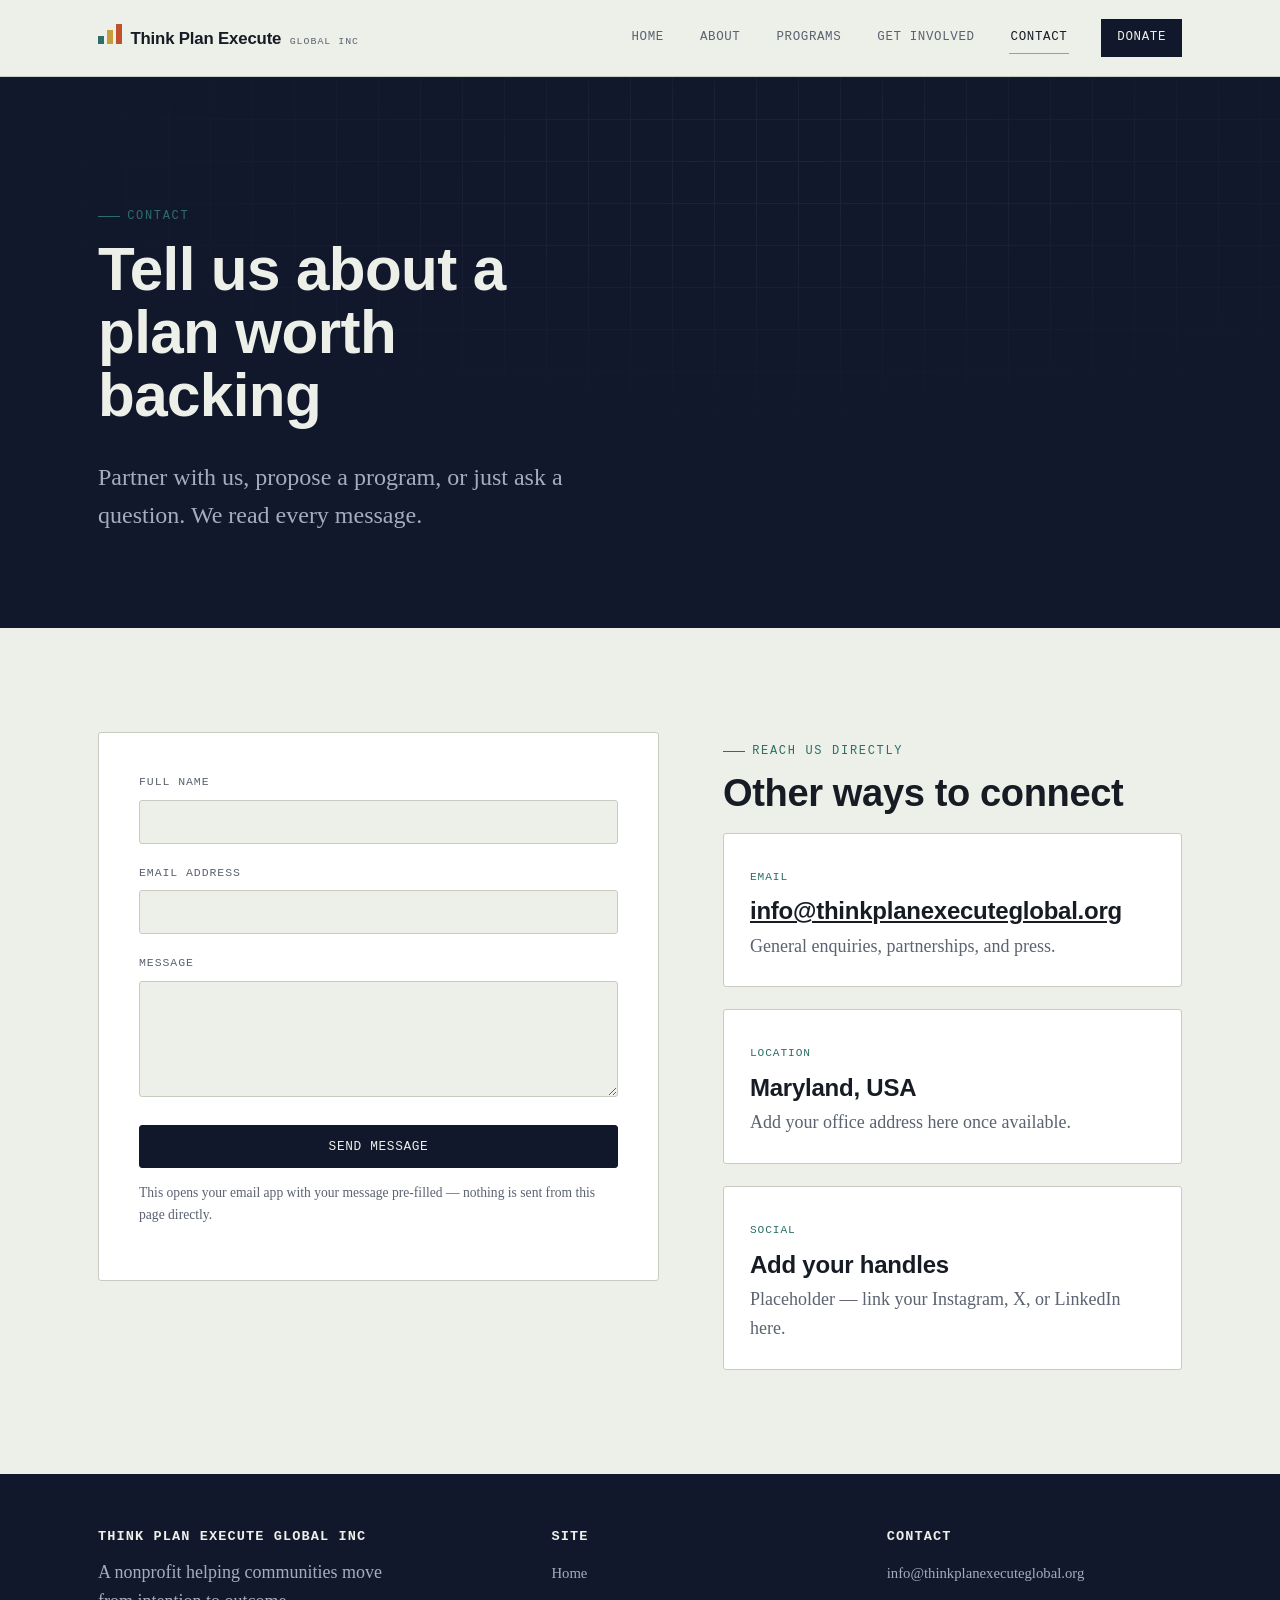
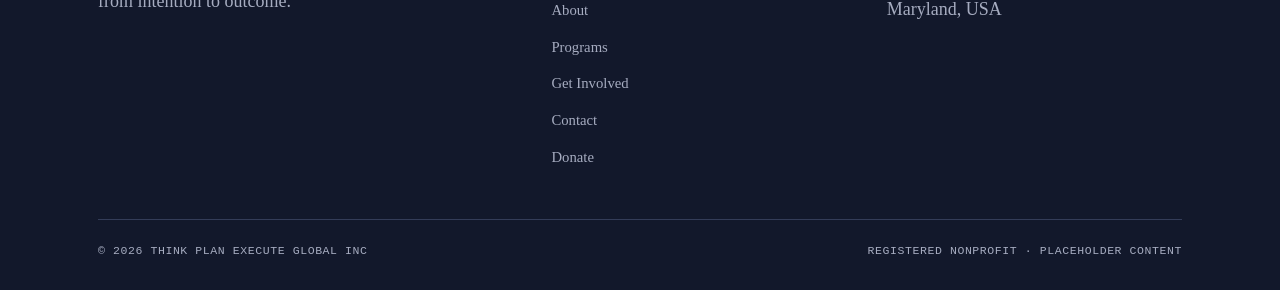
<file: tpe-global/contact.html>
<!DOCTYPE html>
<html lang="en">
<head>
<meta charset="UTF-8" />
<meta name="viewport" content="width=device-width, initial-scale=1.0" />
<title>Contact — Think Plan Execute Global Inc</title>
<meta name="description" content="Get in touch with Think Plan Execute Global Inc." />
<link rel="preconnect" href="https://fonts.googleapis.com">
<link href="https://fonts.googleapis.com/css2?family=Space+Grotesk:wght@500;600;700&family=Source+Serif+4:opsz,wght@8..60,400;8..60,600&family=IBM+Plex+Mono:wght@400;500&display=swap" rel="stylesheet">
<link rel="stylesheet" href="assets/styles.css" />
<meta http-equiv="Content-Security-Policy" content="default-src 'self'; script-src 'self'; style-src 'self' 'unsafe-inline' https://fonts.googleapis.com; font-src https://fonts.gstatic.com; img-src 'self' data:; connect-src 'self'; base-uri 'self'; form-action 'self';" />
</head>
<body>

<header class="site-header">
  <div class="wrap">
    <a href="index.html" class="brand">
      <span class="mark"><span></span><span></span><span></span></span>
      Think Plan Execute <small>Global Inc</small>
    </a>
    <nav class="primary-nav">
      <a href="index.html">Home</a>
      <a href="about.html">About</a>
      <a href="programs.html">Programs</a>
      <a href="get-involved.html">Get Involved</a>
      <a href="contact.html" class="active">Contact</a>
      <a href="donate.html" class="cta">Donate</a>
    </nav>
    <button class="nav-toggle" aria-label="Toggle menu" aria-expanded="false">
      <svg width="18" height="18" viewBox="0 0 18 18" fill="none"><path d="M2 4H16M2 9H16M2 14H16" stroke="currentColor" stroke-width="1.6"/></svg>
    </button>
  </div>
</header>

<section class="hero" style="padding-bottom:60px;">
  <div class="grid-bg" aria-hidden="true"></div>
  <div class="wrap">
    <span class="eyebrow">Contact</span>
    <h1 style="font-size:var(--step-3);max-width:16ch;">Tell us about a plan worth backing</h1>
    <p class="lede">Partner with us, propose a program, or just ask a question. We read every message.</p>
  </div>
</section>

<section>
  <div class="wrap two-col">
    <div class="form-panel">
      <form id="contact-form" novalidate>
        <input type="text" name="website" id="hp-field" autocomplete="off" tabindex="-1" style="position:absolute;left:-9999px;width:1px;height:1px;opacity:0;" aria-hidden="true" />
        <div class="field">
          <label for="c-name">Full name</label>
          <input type="text" id="c-name" required />
        </div>
        <div class="field">
          <label for="c-email">Email address</label>
          <input type="email" id="c-email" required />
        </div>
        <div class="field">
          <label for="c-message">Message</label>
          <textarea id="c-message" rows="5" required></textarea>
        </div>
        <button type="submit" class="btn btn-primary" style="width:100%;justify-content:center;">Send message</button>
        <p class="form-note">This opens your email app with your message pre-filled — nothing is sent from this page directly.</p>
        <div id="contact-status" class="form-status"></div>
      </form>
    </div>

    <div>
      <span class="eyebrow">Reach us directly</span>
      <h2 class="mt-0" style="font-size:var(--step-2);">Other ways to connect</h2>
      <div class="card-grid" style="grid-template-columns:1fr;">
        <div class="card">
          <span class="tag">Email</span>
          <h3><a href="mailto:info@thinkplanexecuteglobal.org">info@thinkplanexecuteglobal.org</a></h3>
          <p>General enquiries, partnerships, and press.</p>
        </div>
        <div class="card">
          <span class="tag">Location</span>
          <h3>Maryland, USA</h3>
          <p>Add your office address here once available.</p>
        </div>
        <div class="card">
          <span class="tag">Social</span>
          <h3>Add your handles</h3>
          <p>Placeholder — link your Instagram, X, or LinkedIn here.</p>
        </div>
      </div>
    </div>
  </div>
</section>

<footer class="site-footer">
  <div class="wrap">
    <div class="footer-grid">
      <div>
        <h4>Think Plan Execute Global Inc</h4>
        <p style="max-width:34ch;color:var(--text-onink-muted);">A nonprofit helping communities move from intention to outcome.</p>
      </div>
      <div>
        <h4>Site</h4>
        <ul>
          <li><a href="index.html">Home</a></li>
          <li><a href="about.html">About</a></li>
          <li><a href="programs.html">Programs</a></li>
          <li><a href="get-involved.html">Get Involved</a></li>
          <li><a href="contact.html">Contact</a></li>
          <li><a href="donate.html">Donate</a></li>
        </ul>
      </div>
      <div>
        <h4>Contact</h4>
        <ul>
          <li><a href="mailto:info@thinkplanexecuteglobal.org">info@thinkplanexecuteglobal.org</a></li>
          <li>Maryland, USA</li>
        </ul>
      </div>
    </div>
    <div class="footer-bottom">
      <span>&copy; <span id="year"></span> Think Plan Execute Global Inc</span>
      <span>Registered nonprofit &middot; Placeholder content</span>
    </div>
  </div>
</footer>

<script src="assets/script.js"></script>
</body>
</html>
</file>
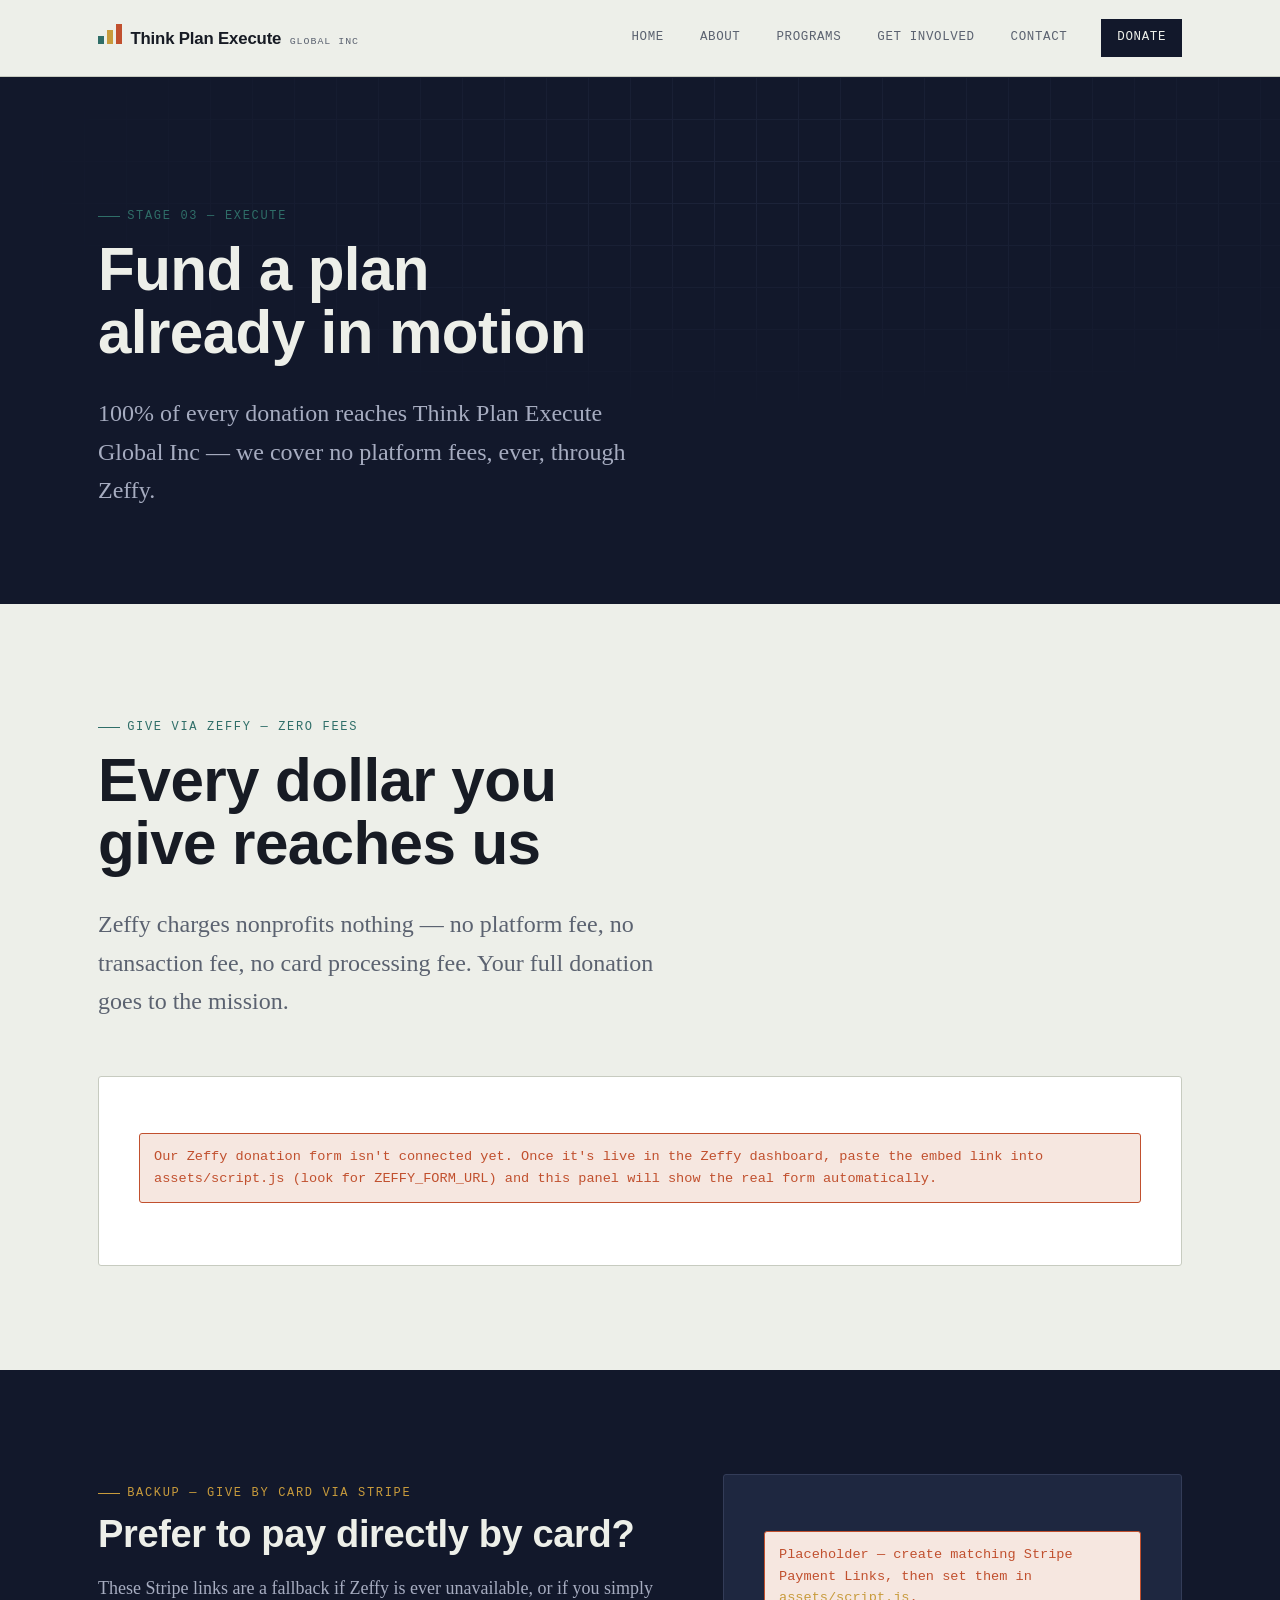
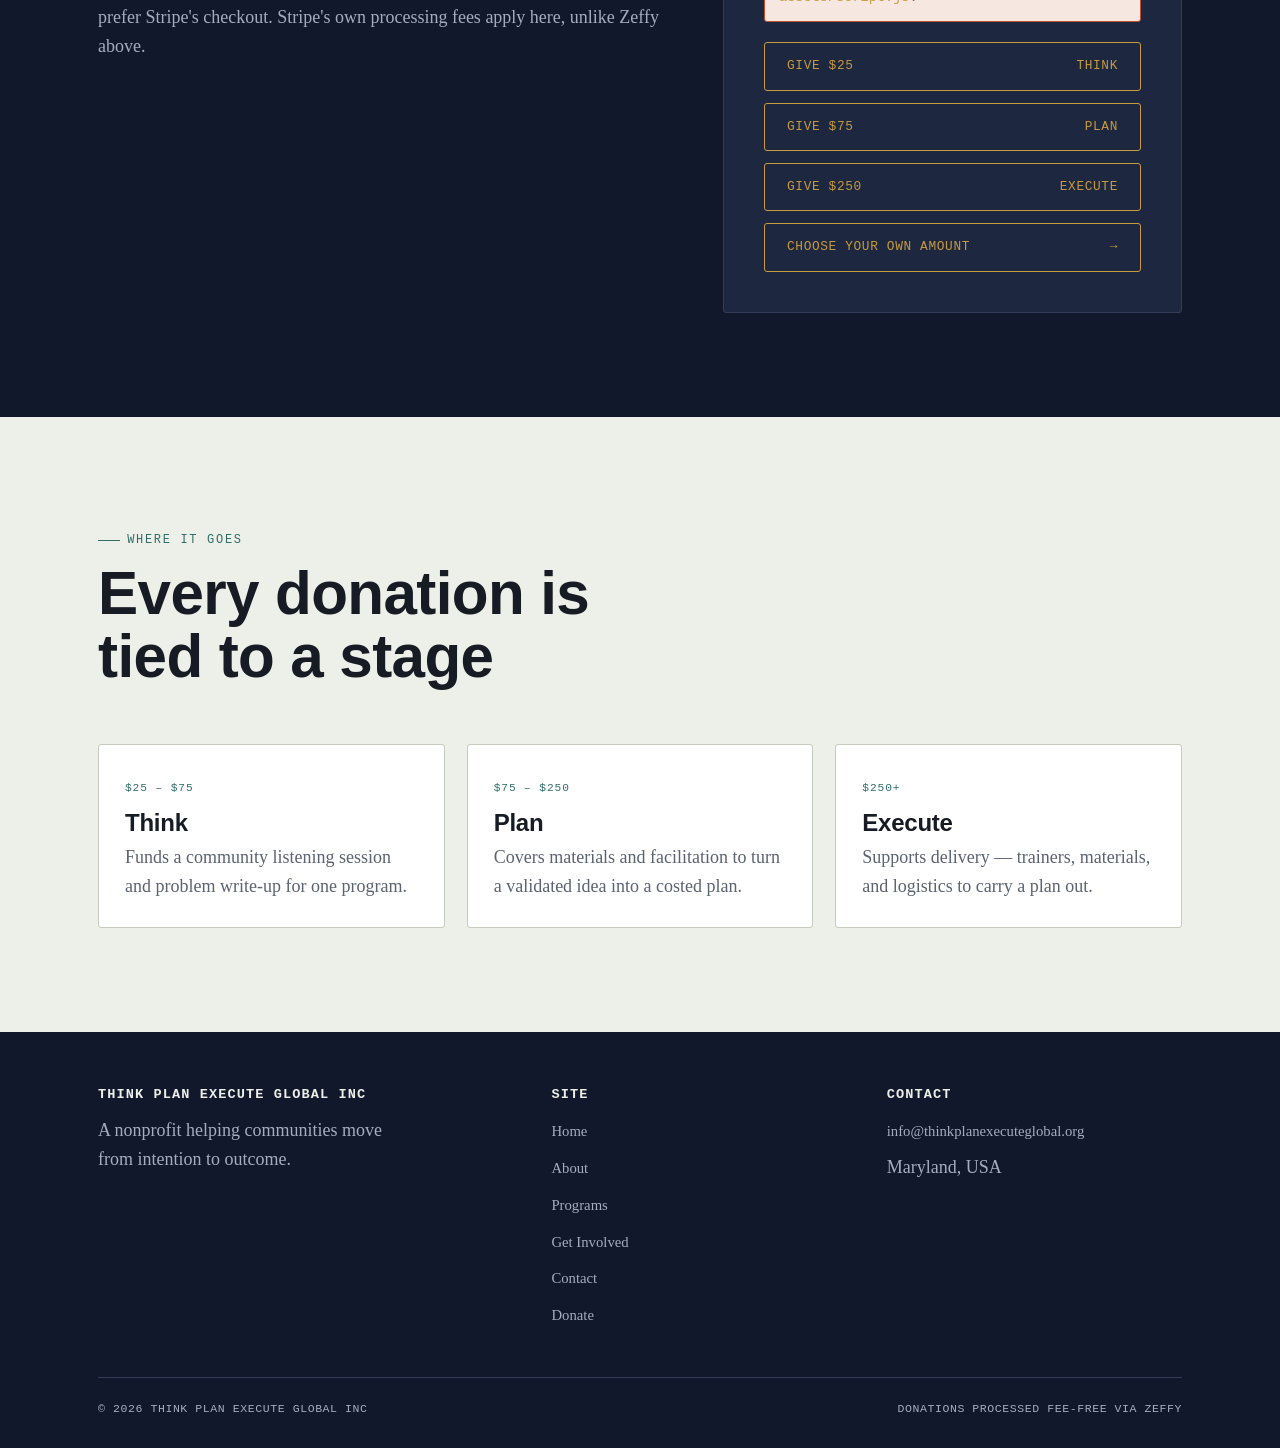
<file: tpe-global/donate.html>
<!DOCTYPE html>
<html lang="en">
<head>
<meta charset="UTF-8" />
<meta name="viewport" content="width=device-width, initial-scale=1.0" />
<title>Donate — Think Plan Execute Global Inc</title>
<meta name="description" content="Support Think Plan Execute Global Inc — donate free of platform fees via Zeffy, or give directly by card via Stripe." />
<link rel="preconnect" href="https://fonts.googleapis.com">
<link href="https://fonts.googleapis.com/css2?family=Space+Grotesk:wght@500;600;700&family=Source+Serif+4:opsz,wght@8..60,400;8..60,600&family=IBM+Plex+Mono:wght@400;500&display=swap" rel="stylesheet">
<link rel="stylesheet" href="assets/styles.css" />
<meta http-equiv="Content-Security-Policy" content="default-src 'self'; script-src 'self'; style-src 'self' 'unsafe-inline' https://fonts.googleapis.com; font-src https://fonts.gstatic.com; img-src 'self' data:; frame-src https://www.zeffy.com https://*.zeffy.com; connect-src 'self'; base-uri 'self'; form-action 'self';" />
</head>
<body>

<header class="site-header">
  <div class="wrap">
    <a href="index.html" class="brand">
      <span class="mark"><span></span><span></span><span></span></span>
      Think Plan Execute <small>Global Inc</small>
    </a>
    <nav class="primary-nav">
      <a href="index.html">Home</a>
      <a href="about.html">About</a>
      <a href="programs.html">Programs</a>
      <a href="get-involved.html">Get Involved</a>
      <a href="contact.html">Contact</a>
      <a href="donate.html" class="cta active">Donate</a>
    </nav>
    <button class="nav-toggle" aria-label="Toggle menu" aria-expanded="false">
      <svg width="18" height="18" viewBox="0 0 18 18" fill="none"><path d="M2 4H16M2 9H16M2 14H16" stroke="currentColor" stroke-width="1.6"/></svg>
    </button>
  </div>
</header>

<section class="hero" style="padding-bottom:60px;">
  <div class="grid-bg" aria-hidden="true"></div>
  <div class="wrap">
    <span class="eyebrow">Stage 03 — Execute</span>
    <h1 style="font-size:var(--step-3);max-width:16ch;">Fund a plan already in motion</h1>
    <p class="lede">100% of every donation reaches Think Plan Execute Global Inc — we cover no platform fees, ever, through Zeffy.</p>
  </div>
</section>

<section>
  <div class="wrap">
    <div class="section-head">
      <span class="eyebrow">Give via Zeffy — zero fees</span>
      <h2>Every dollar you give reaches us</h2>
      <p class="lede">Zeffy charges nonprofits nothing — no platform fee, no transaction fee, no card processing fee. Your full donation goes to the mission.</p>
    </div>

    <div class="form-panel" id="zeffy-panel">
      <div class="form-status show err" style="margin-bottom:22px;" id="zeffy-status">
        Our Zeffy donation form isn't connected yet. Once it's live in the Zeffy dashboard, paste the embed link into <code>assets/script.js</code> (look for <code>ZEFFY_FORM_URL</code>) and this panel will show the real form automatically.
      </div>

      <!--
        HOW TO GO LIVE WITH ZEFFY:
        1. Create the donation form at zeffy.com and finish organization verification.
        2. Copy the form's embed URL (Zeffy dashboard → Share my form → Iframe embed),
           it looks like: https://www.zeffy.com/embed/donation-form/xxxxxxxxxxxxxxxxx
        3. Paste it as ZEFFY_FORM_URL in assets/script.js.
        That's it — no other code changes needed, the iframe below fills itself in.
      -->
      <div id="zeffy-embed-container" style="display:none;">
        <iframe
          id="zeffy-iframe"
          title="Donation form powered by Zeffy"
          style="width:100%;min-height:1100px;border:none;border-radius:var(--radius);"
          loading="lazy">
        </iframe>
      </div>

      <a href="#" id="zeffy-hosted-link" class="btn btn-primary" style="width:100%;justify-content:center;display:none;">
        Give via Zeffy (opens secure form)
      </a>
    </div>
  </div>
</section>

<section class="on-ink">
  <div class="wrap two-col">
    <div>
      <span class="eyebrow">Backup — give by card via Stripe</span>
      <h2 class="mt-0" style="font-size:var(--step-2);">Prefer to pay directly by card?</h2>
      <p class="text-muted">These Stripe links are a fallback if Zeffy is ever unavailable, or if you simply prefer Stripe's checkout. Stripe's own processing fees apply here, unlike Zeffy above.</p>
    </div>
    <div class="form-panel" style="background:var(--ink-soft);border-color:var(--line-onink);">
      <div class="form-status show err" style="margin-bottom:20px;">
        Placeholder — create matching Stripe Payment Links, then set them in <code style="color:var(--gold);">assets/script.js</code>.
      </div>
      <div style="display:flex;flex-direction:column;gap:12px;">
        <a href="#" class="btn btn-onink" style="justify-content:space-between;" data-stripe-link="tier-25">
          <span>Give $25</span><span>Think</span>
        </a>
        <a href="#" class="btn btn-onink" style="justify-content:space-between;" data-stripe-link="tier-75">
          <span>Give $75</span><span>Plan</span>
        </a>
        <a href="#" class="btn btn-onink" style="justify-content:space-between;" data-stripe-link="tier-250">
          <span>Give $250</span><span>Execute</span>
        </a>
        <a href="#" class="btn btn-onink" style="justify-content:space-between;" data-stripe-link="custom">
          <span>Choose your own amount</span><span>&rarr;</span>
        </a>
      </div>
    </div>
  </div>
</section>

<section>
  <div class="wrap">
    <div class="section-head">
      <span class="eyebrow">Where it goes</span>
      <h2>Every donation is tied to a stage</h2>
    </div>
    <div class="card-grid">
      <div class="card">
        <span class="tag">$25 – $75</span>
        <h3>Think</h3>
        <p>Funds a community listening session and problem write-up for one program.</p>
      </div>
      <div class="card">
        <span class="tag">$75 – $250</span>
        <h3>Plan</h3>
        <p>Covers materials and facilitation to turn a validated idea into a costed plan.</p>
      </div>
      <div class="card">
        <span class="tag">$250+</span>
        <h3>Execute</h3>
        <p>Supports delivery — trainers, materials, and logistics to carry a plan out.</p>
      </div>
    </div>
  </div>
</section>

<footer class="site-footer">
  <div class="wrap">
    <div class="footer-grid">
      <div>
        <h4>Think Plan Execute Global Inc</h4>
        <p style="max-width:34ch;color:var(--text-onink-muted);">A nonprofit helping communities move from intention to outcome.</p>
      </div>
      <div>
        <h4>Site</h4>
        <ul>
          <li><a href="index.html">Home</a></li>
          <li><a href="about.html">About</a></li>
          <li><a href="programs.html">Programs</a></li>
          <li><a href="get-involved.html">Get Involved</a></li>
          <li><a href="contact.html">Contact</a></li>
          <li><a href="donate.html">Donate</a></li>
        </ul>
      </div>
      <div>
        <h4>Contact</h4>
        <ul>
          <li><a href="mailto:info@thinkplanexecuteglobal.org">info@thinkplanexecuteglobal.org</a></li>
          <li>Maryland, USA</li>
        </ul>
      </div>
    </div>
    <div class="footer-bottom">
      <span>&copy; <span id="year"></span> Think Plan Execute Global Inc</span>
      <span>Donations processed fee-free via Zeffy</span>
    </div>
  </div>
</footer>

<script src="assets/script.js"></script>
</body>
</html>
</file>
<file: assets/styles.css>
/* ============================================================
   Think Plan Execute Global Inc (TPEG) — Design Tokens
   Palette matches the org's real printed materials: forest green
   + terracotta orange, on a warm paper ground.
   ============================================================ */

:root {
  /* Color */
  --ink:        #1F3A22;   /* primary dark — TPEG forest green */
  --ink-soft:   #28492D;
  --paper:      #F7F3EA;   /* warm paper surface, matches flyer stock */
  --paper-dim:  #ECE6D6;
  --gold:       #E0672E;   /* TPEG orange — action / execute accent */
  --teal:       #5C8058;   /* moss green — think / plan accent */
  --coral:      #C24F1E;   /* deep burnt orange — urgency, donate CTA */
  --text-ink:   #1B2118;
  --text-muted: #5B6259;
  --text-onink: #F7F3EA;
  --text-onink-muted: #B9C7B4;
  --line:       #D8D2C0;
  --line-onink: #3A5A3E;

  /* Type */
  --font-display: "Space Grotesk", "Helvetica Neue", Arial, sans-serif;
  --font-body:    "Source Serif 4", Georgia, "Times New Roman", serif;
  --font-mono:    "IBM Plex Mono", "SFMono-Regular", Menlo, monospace;

  /* Scale */
  --step-0: clamp(1rem, 0.95rem + 0.25vw, 1.125rem);
  --step-1: clamp(1.25rem, 1.15rem + 0.5vw, 1.5rem);
  --step-2: clamp(1.75rem, 1.5rem + 1.1vw, 2.5rem);
  --step-3: clamp(2.5rem, 2rem + 2.2vw, 4rem);
  --step-4: clamp(3.25rem, 2.4rem + 3.8vw, 6rem);

  --radius: 3px;
  --maxw: 1180px;
}

* { box-sizing: border-box; }
html { scroll-behavior: smooth; }
@media (prefers-reduced-motion: reduce) {
  html { scroll-behavior: auto; }
  * { animation-duration: 0.001ms !important; animation-iteration-count: 1 !important; transition-duration: 0.001ms !important; }
}

body {
  margin: 0;
  background: var(--paper);
  color: var(--text-ink);
  font-family: var(--font-body);
  font-size: var(--step-0);
  line-height: 1.6;
  -webkit-font-smoothing: antialiased;
}

h1, h2, h3, h4 {
  font-family: var(--font-display);
  font-weight: 600;
  line-height: 1.05;
  letter-spacing: -0.01em;
  margin: 0 0 0.5em;
  color: inherit;
}

p { margin: 0 0 1em; }
a { color: inherit; }

.wrap {
  max-width: var(--maxw);
  margin: 0 auto;
  padding: 0 clamp(20px, 4vw, 48px);
}

.eyebrow {
  font-family: var(--font-mono);
  font-size: 0.75rem;
  letter-spacing: 0.14em;
  text-transform: uppercase;
  color: var(--teal);
  display: inline-flex;
  align-items: center;
  gap: 0.6em;
  margin-bottom: 1em;
}
.eyebrow::before {
  content: "";
  width: 22px; height: 1px;
  background: var(--teal);
  display: inline-block;
}

/* ---------- Header ---------- */
.site-header {
  position: sticky; top: 0; z-index: 40;
  background: var(--paper);
  border-bottom: 1px solid var(--line);
}
.site-header .wrap {
  display: flex; align-items: center; justify-content: space-between;
  height: 76px;
}
.brand {
  font-family: var(--font-display);
  font-weight: 700;
  font-size: 1.05rem;
  text-decoration: none;
  color: var(--text-ink);
  display: flex; align-items: baseline; gap: 0.5em;
  letter-spacing: -0.01em;
}
.brand-logo {
   height: 34px; width: auto; display: block; 
}
.brand small {
  font-family: var(--font-mono);
  font-weight: 400;
  font-size: 0.62rem;
  letter-spacing: 0.1em;
  color: var(--text-muted);
  text-transform: uppercase;
}
.brand .mark {
  display: inline-flex; gap: 3px;
}
.brand .mark span {
  width: 6px; height: 14px;
  background: var(--line);
}
.brand .mark span:nth-child(1) { background: var(--teal); height: 8px; align-self: flex-end; }
.brand .mark span:nth-child(2) { background: var(--gold); height: 14px; align-self: flex-end; }
.brand .mark span:nth-child(3) { background: var(--coral); height: 20px; align-self: flex-end; }

nav.primary-nav { display: flex; align-items: center; gap: clamp(16px, 2.5vw, 34px); }
nav.primary-nav a {
  text-decoration: none;
  font-family: var(--font-mono);
  font-size: 0.78rem;
  letter-spacing: 0.05em;
  text-transform: uppercase;
  color: var(--text-muted);
  padding: 6px 2px;
  border-bottom: 1px solid transparent;
  transition: color 0.15s ease, border-color 0.15s ease;
}
nav.primary-nav a:hover,
nav.primary-nav a.active { color: var(--text-ink); border-color: var(--gold); }
nav.primary-nav a.cta {
  color: var(--paper);
  background: var(--ink);
  padding: 9px 16px;
  border-bottom: none;
}
nav.primary-nav a.cta:hover { background: var(--coral); }

.nav-toggle {
  display: none;
  background: none; border: 1px solid var(--line); border-radius: var(--radius);
  width: 40px; height: 40px; cursor: pointer;
  color: var(--text-ink);
}

@media (max-width: 760px) {
  nav.primary-nav {
    position: fixed; inset: 76px 0 0 0;
    background: var(--paper);
    flex-direction: column; align-items: flex-start;
    padding: 28px clamp(20px, 4vw, 48px);
    gap: 22px;
    transform: translateY(-8px);
    opacity: 0; pointer-events: none;
    transition: opacity 0.18s ease, transform 0.18s ease;
    border-top: 1px solid var(--line);
  }
  nav.primary-nav.open { opacity: 1; pointer-events: auto; transform: translateY(0); }
  nav.primary-nav a { font-size: 0.95rem; }
  .nav-toggle { display: inline-flex; align-items: center; justify-content: center; }
}

/* ---------- Buttons ---------- */
.btn {
  display: inline-flex; align-items: center; gap: 0.6em;
  font-family: var(--font-mono);
  font-size: 0.8rem;
  letter-spacing: 0.05em;
  text-transform: uppercase;
  text-decoration: none;
  padding: 13px 22px;
  border-radius: var(--radius);
  border: 1px solid var(--ink);
  cursor: pointer;
  transition: background 0.15s ease, color 0.15s ease, transform 0.1s ease;
}
.btn-primary { background: var(--ink); color: var(--paper); }
.btn-primary:hover { background: var(--coral); border-color: var(--coral); transform: translateY(-1px); }
.btn-ghost { background: transparent; color: var(--ink); }
.btn-ghost:hover { background: var(--ink); color: var(--paper); }
.btn-onink { border-color: var(--gold); color: var(--gold); }
.btn-onink:hover { background: var(--gold); color: var(--ink); }
.btn:disabled { opacity: 0.5; cursor: progress; }

/* ---------- Hero ---------- */
.hero {
  background: var(--ink);
  color: var(--text-onink);
  position: relative;
  overflow: hidden;
  padding: clamp(60px, 10vw, 120px) 0 clamp(50px, 8vw, 90px);
}
.hero .grid-bg {
  position: absolute; inset: 0;
  background-image:
    linear-gradient(var(--line-onink) 1px, transparent 1px),
    linear-gradient(90deg, var(--line-onink) 1px, transparent 1px);
  background-size: 42px 42px;
  opacity: 0.35;
  mask-image: radial-gradient(ellipse 80% 60% at 60% 20%, black, transparent 75%);
}
.hero .wrap { position: relative; }
.hero-stages {
  font-family: var(--font-mono);
  font-size: 0.75rem;
  letter-spacing: 0.12em;
  text-transform: uppercase;
  color: var(--text-onink-muted);
  display: flex; gap: 10px; align-items: center; margin-bottom: 26px;
}
.hero-stages b { color: var(--gold); font-weight: 500; }
.hero h1 {
  font-size: var(--step-4);
  max-width: 15ch;
  color: var(--text-onink);
}
.hero h1 .think { color: var(--teal); }
.hero h1 .plan { color: var(--paper); }
.hero h1 .execute { color: var(--gold); }
.hero h1 .global { color: var(--coral); }
.hero .lede {
  font-family: var(--font-body);
  font-size: var(--step-1);
  color: var(--text-onink-muted);
  max-width: 46ch;
  margin: 22px 0 34px;
}
.hero .cta-row { display: flex; gap: 14px; flex-wrap: wrap; }

/* ---------- Sections ---------- */
section { padding: clamp(56px, 9vw, 104px) 0; }
.section-head { max-width: 62ch; margin-bottom: clamp(32px, 5vw, 56px); }
.section-head h2 { font-size: var(--step-3); }
.section-head .lede { color: var(--text-muted); font-size: var(--step-1); margin-top: 14px; }

.on-ink { background: var(--ink); color: var(--text-onink); }
.on-ink .text-muted { color: var(--text-onink-muted); }
.on-ink .eyebrow { color: var(--gold); }
.on-ink .eyebrow::before { background: var(--gold); }

/* ---------- Process (Think / Plan / Execute) ---------- */
.process { display: grid; grid-template-columns: repeat(4, 1fr); gap: 1px; background: var(--line); border: 1px solid var(--line); }
.process-step { background: var(--paper); padding: 32px clamp(20px,3vw,34px); }
.process-step .stage-index { font-family: var(--font-mono); font-size: 0.75rem; color: var(--text-muted); letter-spacing: 0.1em; }
.process-step h3 { font-size: var(--step-2); margin: 14px 0 12px; }
.process-step:nth-child(1) h3 { color: var(--teal); }
.process-step:nth-child(2) h3 { color: var(--gold); }
.process-step:nth-child(3) h3 { color: var(--coral); }
.process-step p { color: var(--text-muted); }
.process-step--global { background: var(--ink); }
.process-step--global .stage-index { color: var(--text-onink-muted); }
.process-step--global h3 { color: var(--gold); font-size: var(--step-3); }
.process-step--global p { color: var(--text-onink); }
@media (max-width: 900px) { .process { grid-template-columns: repeat(2, 1fr); } }
@media (max-width: 760px) { .process { grid-template-columns: 1fr; } }

/* ---------- Ledger / stats ---------- */
.ledger {
  display: grid; grid-template-columns: repeat(auto-fit, minmax(160px, 1fr));
  border-top: 1px solid var(--line-onink); border-bottom: 1px solid var(--line-onink);
}
.ledger-item { padding: 26px 18px; border-left: 1px solid var(--line-onink); }
.ledger-item:first-child { border-left: none; }
.ledger-item .num { font-family: var(--font-mono); font-size: var(--step-2); color: var(--gold); display: block; }
.ledger-item .label { font-family: var(--font-mono); font-size: 0.7rem; text-transform: uppercase; letter-spacing: 0.08em; color: var(--text-onink-muted); }

/* ---------- Cards ---------- */
.card-grid { display: grid; grid-template-columns: repeat(auto-fit, minmax(240px, 1fr)); gap: 22px; }
.card {
  border: 1px solid var(--line);
  border-radius: var(--radius);
  padding: 26px;
  background: #fff;
}
.card .tag { font-family: var(--font-mono); font-size: 0.7rem; text-transform: uppercase; letter-spacing: 0.08em; color: var(--teal); }
.card h3 { font-size: var(--step-1); margin: 10px 0 8px; }
.card p { color: var(--text-muted); margin-bottom: 0; }

/* ---------- Blueprint diagram (signature element) ---------- */
.blueprint { width: 100%; height: auto; display: block; }
.blueprint .bp-line { fill: none; stroke: var(--gold); stroke-width: 1.5; stroke-dasharray: 6 6; stroke-dashoffset: 0; }
.blueprint .bp-node circle { fill: var(--ink); stroke: var(--gold); stroke-width: 1.5; }
.blueprint .bp-node text { font-family: var(--font-mono); font-size: 11px; fill: var(--text-onink-muted); }
.blueprint .bp-node.active circle { fill: var(--gold); }
.blueprint .bp-node.active text { fill: var(--gold); }

/* ---------- Forms ---------- */
.form-panel {
  background: #fff; border: 1px solid var(--line); border-radius: var(--radius);
  padding: clamp(24px, 4vw, 40px);
}
.field { margin-bottom: 20px; }
.field label {
  display: block; font-family: var(--font-mono); font-size: 0.72rem;
  text-transform: uppercase; letter-spacing: 0.08em; color: var(--text-muted); margin-bottom: 8px;
}
.field input, .field select, .field textarea {
  width: 100%; padding: 12px 14px; border: 1px solid var(--line); border-radius: var(--radius);
  font-family: var(--font-body); font-size: 1rem; background: var(--paper);
  color: var(--text-ink);
}
.field input:focus, .field select:focus, .field textarea:focus {
  outline: 2px solid var(--gold); outline-offset: 1px; background: #fff;
}
.amount-grid { display: grid; grid-template-columns: repeat(4, 1fr); gap: 10px; margin-bottom: 20px; }
.amount-opt {
  border: 1px solid var(--line); border-radius: var(--radius); background: var(--paper);
  padding: 14px 8px; text-align: center; cursor: pointer; font-family: var(--font-mono); font-size: 0.9rem;
}
.amount-opt.selected { border-color: var(--gold); background: var(--ink); color: var(--gold); }
@media (max-width: 520px) { .amount-grid { grid-template-columns: repeat(2, 1fr); } }

.form-note { font-size: 0.85rem; color: var(--text-muted); margin-top: 14px; }
.form-status { margin-top: 16px; font-family: var(--font-mono); font-size: 0.85rem; padding: 12px 14px; border-radius: var(--radius); display: none; }
.form-status.show { display: block; }
.form-status.ok { background: #E8F0EC; color: var(--teal); border: 1px solid var(--teal); }
.form-status.err { background: #F6E7E0; color: var(--coral); border: 1px solid var(--coral); }

/* ---------- Footer ---------- */
.site-footer { background: var(--ink); color: var(--text-onink-muted); padding: 56px 0 30px; }
.footer-grid { display: grid; grid-template-columns: 1.4fr 1fr 1fr; gap: 40px; margin-bottom: 40px; }
.footer-grid h4 { color: var(--text-onink); font-size: 0.85rem; font-family: var(--font-mono); text-transform: uppercase; letter-spacing: 0.08em; margin-bottom: 14px;}
.footer-grid ul { list-style: none; margin: 0; padding: 0; }
.footer-grid li { margin-bottom: 8px; }
.footer-grid a { text-decoration: none; color: var(--text-onink-muted); font-size: 0.92rem; }
.footer-grid a:hover { color: var(--gold); }
.footer-bottom {
  border-top: 1px solid var(--line-onink); padding-top: 22px;
  display: flex; justify-content: space-between; flex-wrap: wrap; gap: 10px;
  font-family: var(--font-mono); font-size: 0.72rem; letter-spacing: 0.05em; text-transform: uppercase;
  color: var(--text-onink-muted);
}
@media (max-width: 700px) { .footer-grid { grid-template-columns: 1fr; } }

/* ---------- Utility ---------- */
.two-col { display: grid; grid-template-columns: 1.1fr 0.9fr; gap: clamp(30px, 5vw, 70px); align-items: start; }
@media (max-width: 800px) { .two-col { grid-template-columns: 1fr; } }
.text-muted { color: var(--text-muted); }
.mt-0 { margin-top: 0; }
</file>
<file: tpe-global/assets/styles.css>
/* ============================================================
   Think Plan Execute Global Inc — Design Tokens
   Blueprint / ledger aesthetic: a plan turning into action.
   ============================================================ */

:root {
  /* Color */
  --ink:        #12182B;   /* primary dark — the "plan" */
  --ink-soft:   #1E2740;
  --paper:      #EDEFE9;   /* cool pale surface — the "page" */
  --paper-dim:  #E1E4DC;
  --gold:       #C89B3C;   /* execute / action accent */
  --teal:       #2F6E68;   /* think / plan accent */
  --coral:      #C1502E;   /* urgency — donate CTA */
  --text-ink:   #171B24;
  --text-muted: #5B6270;
  --text-onink: #EDEFE9;
  --text-onink-muted: #A6ACC0;
  --line:       #C7CBC0;
  --line-onink: #333C58;

  /* Type */
  --font-display: "Space Grotesk", "Helvetica Neue", Arial, sans-serif;
  --font-body:    "Source Serif 4", Georgia, "Times New Roman", serif;
  --font-mono:    "IBM Plex Mono", "SFMono-Regular", Menlo, monospace;

  /* Scale */
  --step-0: clamp(1rem, 0.95rem + 0.25vw, 1.125rem);
  --step-1: clamp(1.25rem, 1.15rem + 0.5vw, 1.5rem);
  --step-2: clamp(1.75rem, 1.5rem + 1.1vw, 2.5rem);
  --step-3: clamp(2.5rem, 2rem + 2.2vw, 4rem);
  --step-4: clamp(3.25rem, 2.4rem + 3.8vw, 6rem);

  --radius: 3px;
  --maxw: 1180px;
}

* { box-sizing: border-box; }
html { scroll-behavior: smooth; }
@media (prefers-reduced-motion: reduce) {
  html { scroll-behavior: auto; }
  * { animation-duration: 0.001ms !important; animation-iteration-count: 1 !important; transition-duration: 0.001ms !important; }
}

body {
  margin: 0;
  background: var(--paper);
  color: var(--text-ink);
  font-family: var(--font-body);
  font-size: var(--step-0);
  line-height: 1.6;
  -webkit-font-smoothing: antialiased;
}

h1, h2, h3, h4 {
  font-family: var(--font-display);
  font-weight: 600;
  line-height: 1.05;
  letter-spacing: -0.01em;
  margin: 0 0 0.5em;
  color: inherit;
}

p { margin: 0 0 1em; }
a { color: inherit; }

.wrap {
  max-width: var(--maxw);
  margin: 0 auto;
  padding: 0 clamp(20px, 4vw, 48px);
}

.eyebrow {
  font-family: var(--font-mono);
  font-size: 0.75rem;
  letter-spacing: 0.14em;
  text-transform: uppercase;
  color: var(--teal);
  display: inline-flex;
  align-items: center;
  gap: 0.6em;
  margin-bottom: 1em;
}
.eyebrow::before {
  content: "";
  width: 22px; height: 1px;
  background: var(--teal);
  display: inline-block;
}

/* ---------- Header ---------- */
.site-header {
  position: sticky; top: 0; z-index: 40;
  background: var(--paper);
  border-bottom: 1px solid var(--line);
}
.site-header .wrap {
  display: flex; align-items: center; justify-content: space-between;
  height: 76px;
}
.brand {
  font-family: var(--font-display);
  font-weight: 700;
  font-size: 1.05rem;
  text-decoration: none;
  color: var(--text-ink);
  display: flex; align-items: baseline; gap: 0.5em;
  letter-spacing: -0.01em;
}
.brand small {
  font-family: var(--font-mono);
  font-weight: 400;
  font-size: 0.62rem;
  letter-spacing: 0.1em;
  color: var(--text-muted);
  text-transform: uppercase;
}
.brand .mark {
  display: inline-flex; gap: 3px;
}
.brand .mark span {
  width: 6px; height: 14px;
  background: var(--line);
}
.brand .mark span:nth-child(1) { background: var(--teal); height: 8px; align-self: flex-end; }
.brand .mark span:nth-child(2) { background: var(--gold); height: 14px; align-self: flex-end; }
.brand .mark span:nth-child(3) { background: var(--coral); height: 20px; align-self: flex-end; }

nav.primary-nav { display: flex; align-items: center; gap: clamp(16px, 2.5vw, 34px); }
nav.primary-nav a {
  text-decoration: none;
  font-family: var(--font-mono);
  font-size: 0.78rem;
  letter-spacing: 0.05em;
  text-transform: uppercase;
  color: var(--text-muted);
  padding: 6px 2px;
  border-bottom: 1px solid transparent;
  transition: color 0.15s ease, border-color 0.15s ease;
}
nav.primary-nav a:hover,
nav.primary-nav a.active { color: var(--text-ink); border-color: var(--gold); }
nav.primary-nav a.cta {
  color: var(--paper);
  background: var(--ink);
  padding: 9px 16px;
  border-bottom: none;
}
nav.primary-nav a.cta:hover { background: var(--coral); }

.nav-toggle {
  display: none;
  background: none; border: 1px solid var(--line); border-radius: var(--radius);
  width: 40px; height: 40px; cursor: pointer;
  color: var(--text-ink);
}

@media (max-width: 760px) {
  nav.primary-nav {
    position: fixed; inset: 76px 0 0 0;
    background: var(--paper);
    flex-direction: column; align-items: flex-start;
    padding: 28px clamp(20px, 4vw, 48px);
    gap: 22px;
    transform: translateY(-8px);
    opacity: 0; pointer-events: none;
    transition: opacity 0.18s ease, transform 0.18s ease;
    border-top: 1px solid var(--line);
  }
  nav.primary-nav.open { opacity: 1; pointer-events: auto; transform: translateY(0); }
  nav.primary-nav a { font-size: 0.95rem; }
  .nav-toggle { display: inline-flex; align-items: center; justify-content: center; }
}

/* ---------- Buttons ---------- */
.btn {
  display: inline-flex; align-items: center; gap: 0.6em;
  font-family: var(--font-mono);
  font-size: 0.8rem;
  letter-spacing: 0.05em;
  text-transform: uppercase;
  text-decoration: none;
  padding: 13px 22px;
  border-radius: var(--radius);
  border: 1px solid var(--ink);
  cursor: pointer;
  transition: background 0.15s ease, color 0.15s ease, transform 0.1s ease;
}
.btn-primary { background: var(--ink); color: var(--paper); }
.btn-primary:hover { background: var(--coral); border-color: var(--coral); transform: translateY(-1px); }
.btn-ghost { background: transparent; color: var(--ink); }
.btn-ghost:hover { background: var(--ink); color: var(--paper); }
.btn-onink { border-color: var(--gold); color: var(--gold); }
.btn-onink:hover { background: var(--gold); color: var(--ink); }
.btn:disabled { opacity: 0.5; cursor: progress; }

/* ---------- Hero ---------- */
.hero {
  background: var(--ink);
  color: var(--text-onink);
  position: relative;
  overflow: hidden;
  padding: clamp(60px, 10vw, 120px) 0 clamp(50px, 8vw, 90px);
}
.hero .grid-bg {
  position: absolute; inset: 0;
  background-image:
    linear-gradient(var(--line-onink) 1px, transparent 1px),
    linear-gradient(90deg, var(--line-onink) 1px, transparent 1px);
  background-size: 42px 42px;
  opacity: 0.35;
  mask-image: radial-gradient(ellipse 80% 60% at 60% 20%, black, transparent 75%);
}
.hero .wrap { position: relative; }
.hero-stages {
  font-family: var(--font-mono);
  font-size: 0.75rem;
  letter-spacing: 0.12em;
  text-transform: uppercase;
  color: var(--text-onink-muted);
  display: flex; gap: 10px; align-items: center; margin-bottom: 26px;
}
.hero-stages b { color: var(--gold); font-weight: 500; }
.hero h1 {
  font-size: var(--step-4);
  max-width: 15ch;
  color: var(--text-onink);
}
.hero h1 .think { color: var(--teal); }
.hero h1 .plan { color: var(--paper); }
.hero h1 .execute { color: var(--gold); }
.hero .lede {
  font-family: var(--font-body);
  font-size: var(--step-1);
  color: var(--text-onink-muted);
  max-width: 46ch;
  margin: 22px 0 34px;
}
.hero .cta-row { display: flex; gap: 14px; flex-wrap: wrap; }

/* ---------- Sections ---------- */
section { padding: clamp(56px, 9vw, 104px) 0; }
.section-head { max-width: 62ch; margin-bottom: clamp(32px, 5vw, 56px); }
.section-head h2 { font-size: var(--step-3); }
.section-head .lede { color: var(--text-muted); font-size: var(--step-1); margin-top: 14px; }

.on-ink { background: var(--ink); color: var(--text-onink); }
.on-ink .text-muted { color: var(--text-onink-muted); }
.on-ink .eyebrow { color: var(--gold); }
.on-ink .eyebrow::before { background: var(--gold); }

/* ---------- Process (Think / Plan / Execute) ---------- */
.process { display: grid; grid-template-columns: repeat(3, 1fr); gap: 1px; background: var(--line); border: 1px solid var(--line); }
.process-step { background: var(--paper); padding: 32px clamp(20px,3vw,34px); }
.process-step .stage-index { font-family: var(--font-mono); font-size: 0.75rem; color: var(--text-muted); letter-spacing: 0.1em; }
.process-step h3 { font-size: var(--step-2); margin: 14px 0 12px; }
.process-step:nth-child(1) h3 { color: var(--teal); }
.process-step:nth-child(2) h3 { color: var(--gold); }
.process-step:nth-child(3) h3 { color: var(--coral); }
.process-step p { color: var(--text-muted); }
@media (max-width: 760px) { .process { grid-template-columns: 1fr; } }

/* ---------- Ledger / stats ---------- */
.ledger {
  display: grid; grid-template-columns: repeat(auto-fit, minmax(160px, 1fr));
  border-top: 1px solid var(--line-onink); border-bottom: 1px solid var(--line-onink);
}
.ledger-item { padding: 26px 18px; border-left: 1px solid var(--line-onink); }
.ledger-item:first-child { border-left: none; }
.ledger-item .num { font-family: var(--font-mono); font-size: var(--step-2); color: var(--gold); display: block; }
.ledger-item .label { font-family: var(--font-mono); font-size: 0.7rem; text-transform: uppercase; letter-spacing: 0.08em; color: var(--text-onink-muted); }

/* ---------- Cards ---------- */
.card-grid { display: grid; grid-template-columns: repeat(auto-fit, minmax(240px, 1fr)); gap: 22px; }
.card {
  border: 1px solid var(--line);
  border-radius: var(--radius);
  padding: 26px;
  background: #fff;
}
.card .tag { font-family: var(--font-mono); font-size: 0.7rem; text-transform: uppercase; letter-spacing: 0.08em; color: var(--teal); }
.card h3 { font-size: var(--step-1); margin: 10px 0 8px; }
.card p { color: var(--text-muted); margin-bottom: 0; }

/* ---------- Blueprint diagram (signature element) ---------- */
.blueprint { width: 100%; height: auto; display: block; }
.blueprint .bp-line { fill: none; stroke: var(--gold); stroke-width: 1.5; stroke-dasharray: 6 6; stroke-dashoffset: 0; }
.blueprint .bp-node circle { fill: var(--ink); stroke: var(--gold); stroke-width: 1.5; }
.blueprint .bp-node text { font-family: var(--font-mono); font-size: 11px; fill: var(--text-onink-muted); }
.blueprint .bp-node.active circle { fill: var(--gold); }
.blueprint .bp-node.active text { fill: var(--gold); }

/* ---------- Forms ---------- */
.form-panel {
  background: #fff; border: 1px solid var(--line); border-radius: var(--radius);
  padding: clamp(24px, 4vw, 40px);
}
.field { margin-bottom: 20px; }
.field label {
  display: block; font-family: var(--font-mono); font-size: 0.72rem;
  text-transform: uppercase; letter-spacing: 0.08em; color: var(--text-muted); margin-bottom: 8px;
}
.field input, .field select, .field textarea {
  width: 100%; padding: 12px 14px; border: 1px solid var(--line); border-radius: var(--radius);
  font-family: var(--font-body); font-size: 1rem; background: var(--paper);
  color: var(--text-ink);
}
.field input:focus, .field select:focus, .field textarea:focus {
  outline: 2px solid var(--gold); outline-offset: 1px; background: #fff;
}
.amount-grid { display: grid; grid-template-columns: repeat(4, 1fr); gap: 10px; margin-bottom: 20px; }
.amount-opt {
  border: 1px solid var(--line); border-radius: var(--radius); background: var(--paper);
  padding: 14px 8px; text-align: center; cursor: pointer; font-family: var(--font-mono); font-size: 0.9rem;
}
.amount-opt.selected { border-color: var(--gold); background: var(--ink); color: var(--gold); }
@media (max-width: 520px) { .amount-grid { grid-template-columns: repeat(2, 1fr); } }

.form-note { font-size: 0.85rem; color: var(--text-muted); margin-top: 14px; }
.form-status { margin-top: 16px; font-family: var(--font-mono); font-size: 0.85rem; padding: 12px 14px; border-radius: var(--radius); display: none; }
.form-status.show { display: block; }
.form-status.ok { background: #E8F0EC; color: var(--teal); border: 1px solid var(--teal); }
.form-status.err { background: #F6E7E0; color: var(--coral); border: 1px solid var(--coral); }

/* ---------- Footer ---------- */
.site-footer { background: var(--ink); color: var(--text-onink-muted); padding: 56px 0 30px; }
.footer-grid { display: grid; grid-template-columns: 1.4fr 1fr 1fr; gap: 40px; margin-bottom: 40px; }
.footer-grid h4 { color: var(--text-onink); font-size: 0.85rem; font-family: var(--font-mono); text-transform: uppercase; letter-spacing: 0.08em; margin-bottom: 14px;}
.footer-grid ul { list-style: none; margin: 0; padding: 0; }
.footer-grid li { margin-bottom: 8px; }
.footer-grid a { text-decoration: none; color: var(--text-onink-muted); font-size: 0.92rem; }
.footer-grid a:hover { color: var(--gold); }
.footer-bottom {
  border-top: 1px solid var(--line-onink); padding-top: 22px;
  display: flex; justify-content: space-between; flex-wrap: wrap; gap: 10px;
  font-family: var(--font-mono); font-size: 0.72rem; letter-spacing: 0.05em; text-transform: uppercase;
  color: var(--text-onink-muted);
}
@media (max-width: 700px) { .footer-grid { grid-template-columns: 1fr; } }

/* ---------- Utility ---------- */
.two-col { display: grid; grid-template-columns: 1.1fr 0.9fr; gap: clamp(30px, 5vw, 70px); align-items: start; }
@media (max-width: 800px) { .two-col { grid-template-columns: 1fr; } }
.text-muted { color: var(--text-muted); }
.mt-0 { margin-top: 0; }
</file>
